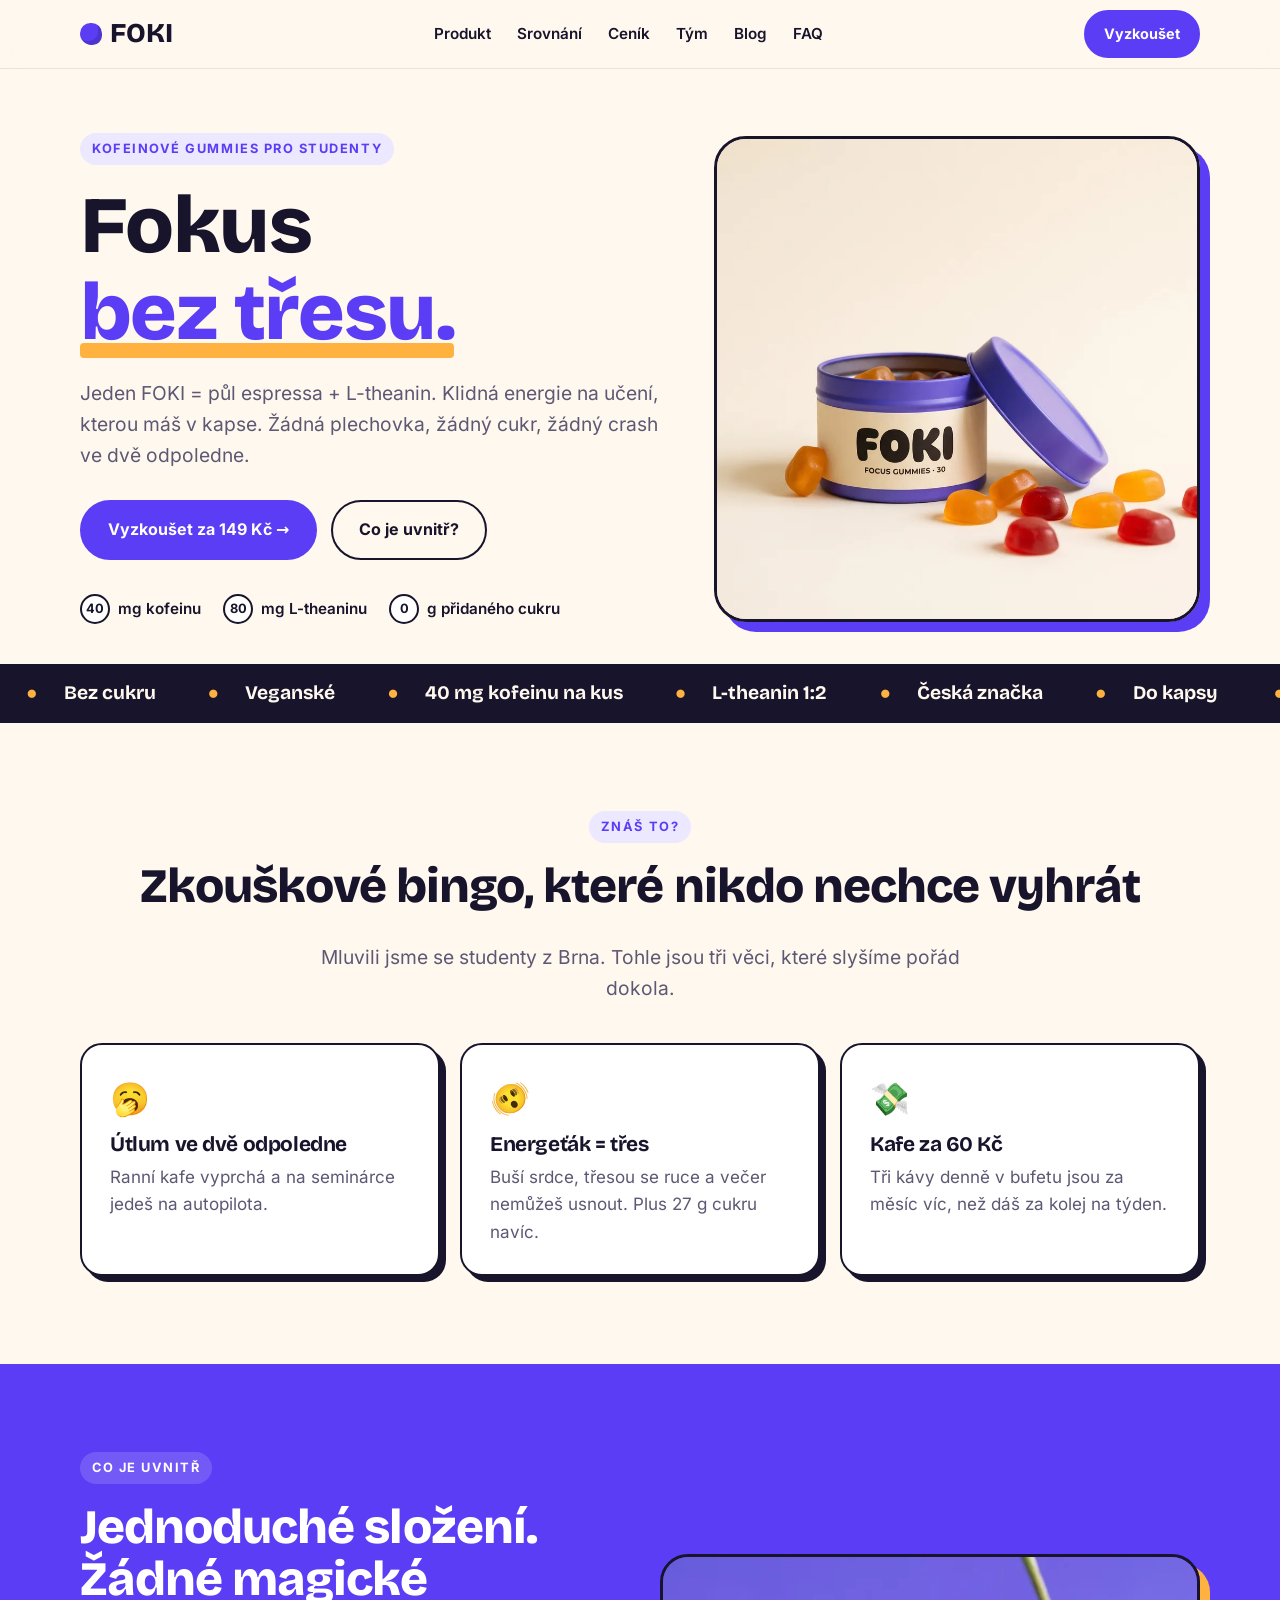
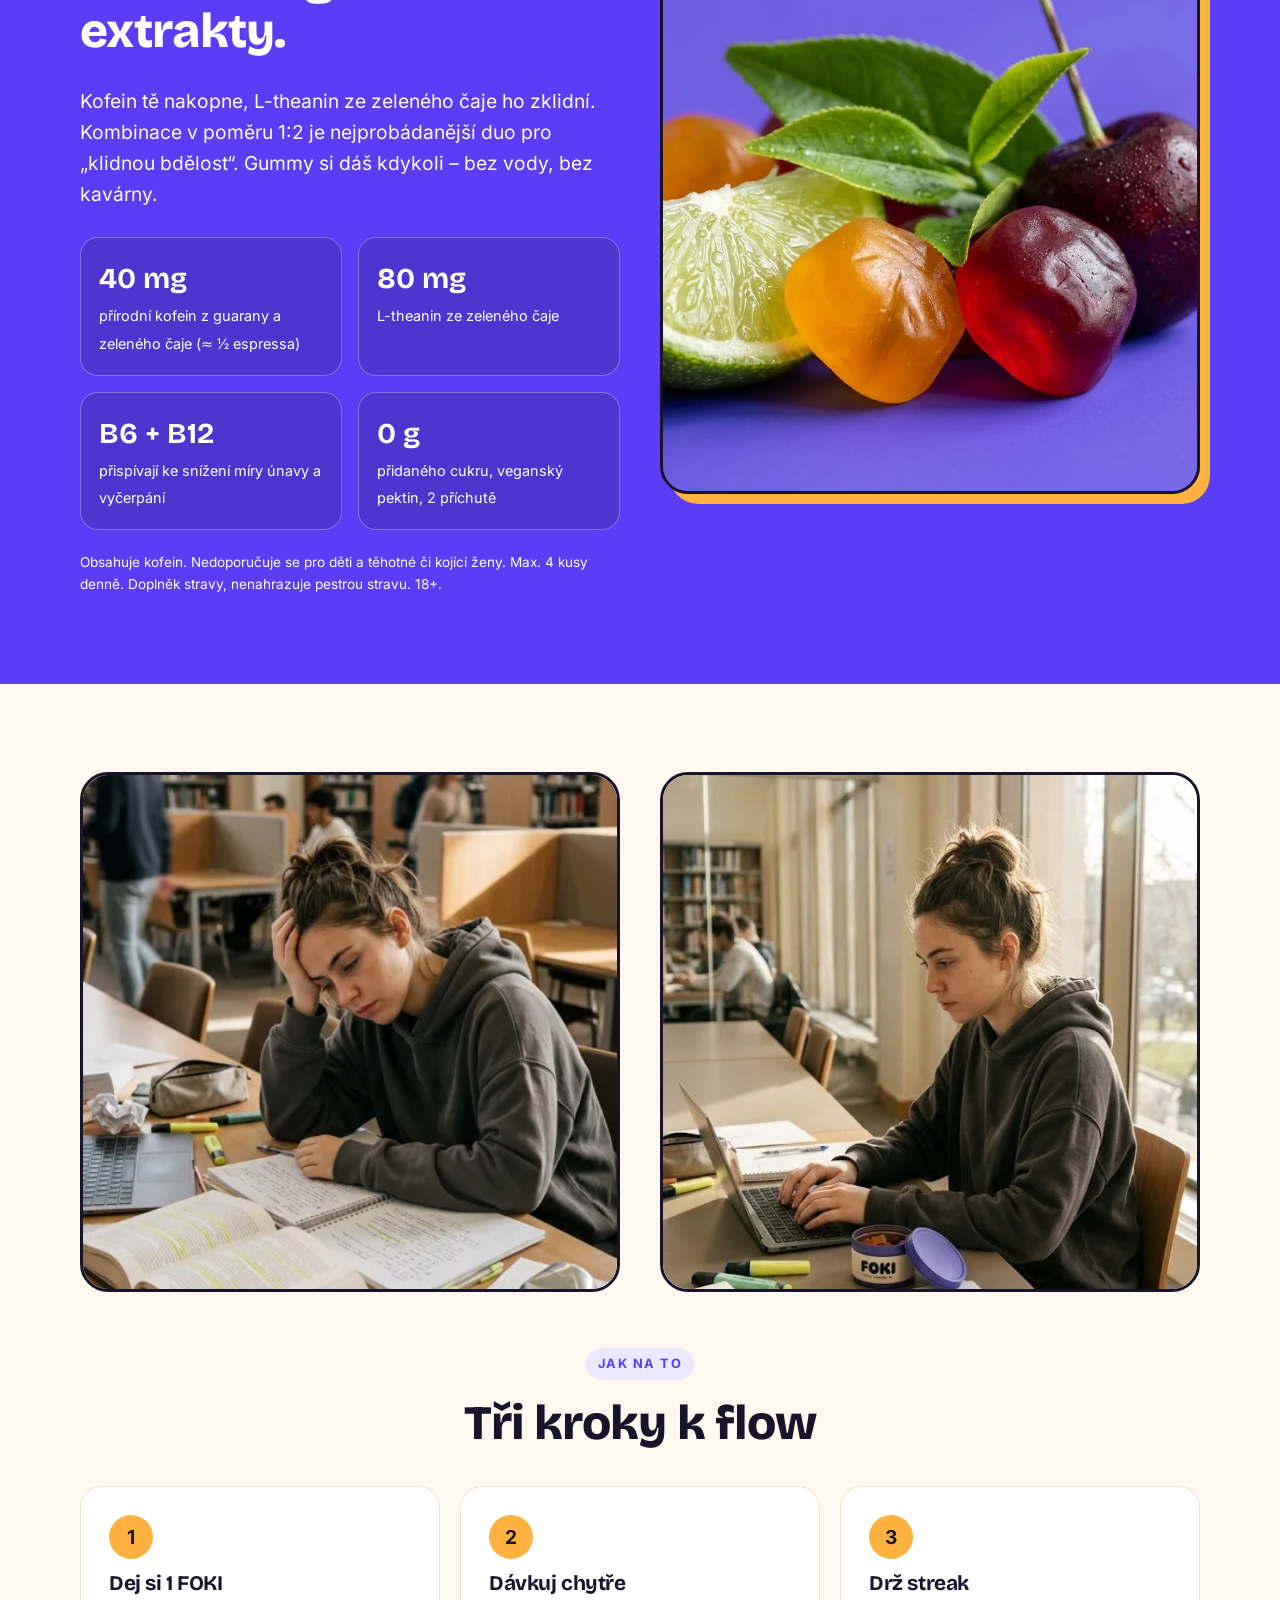
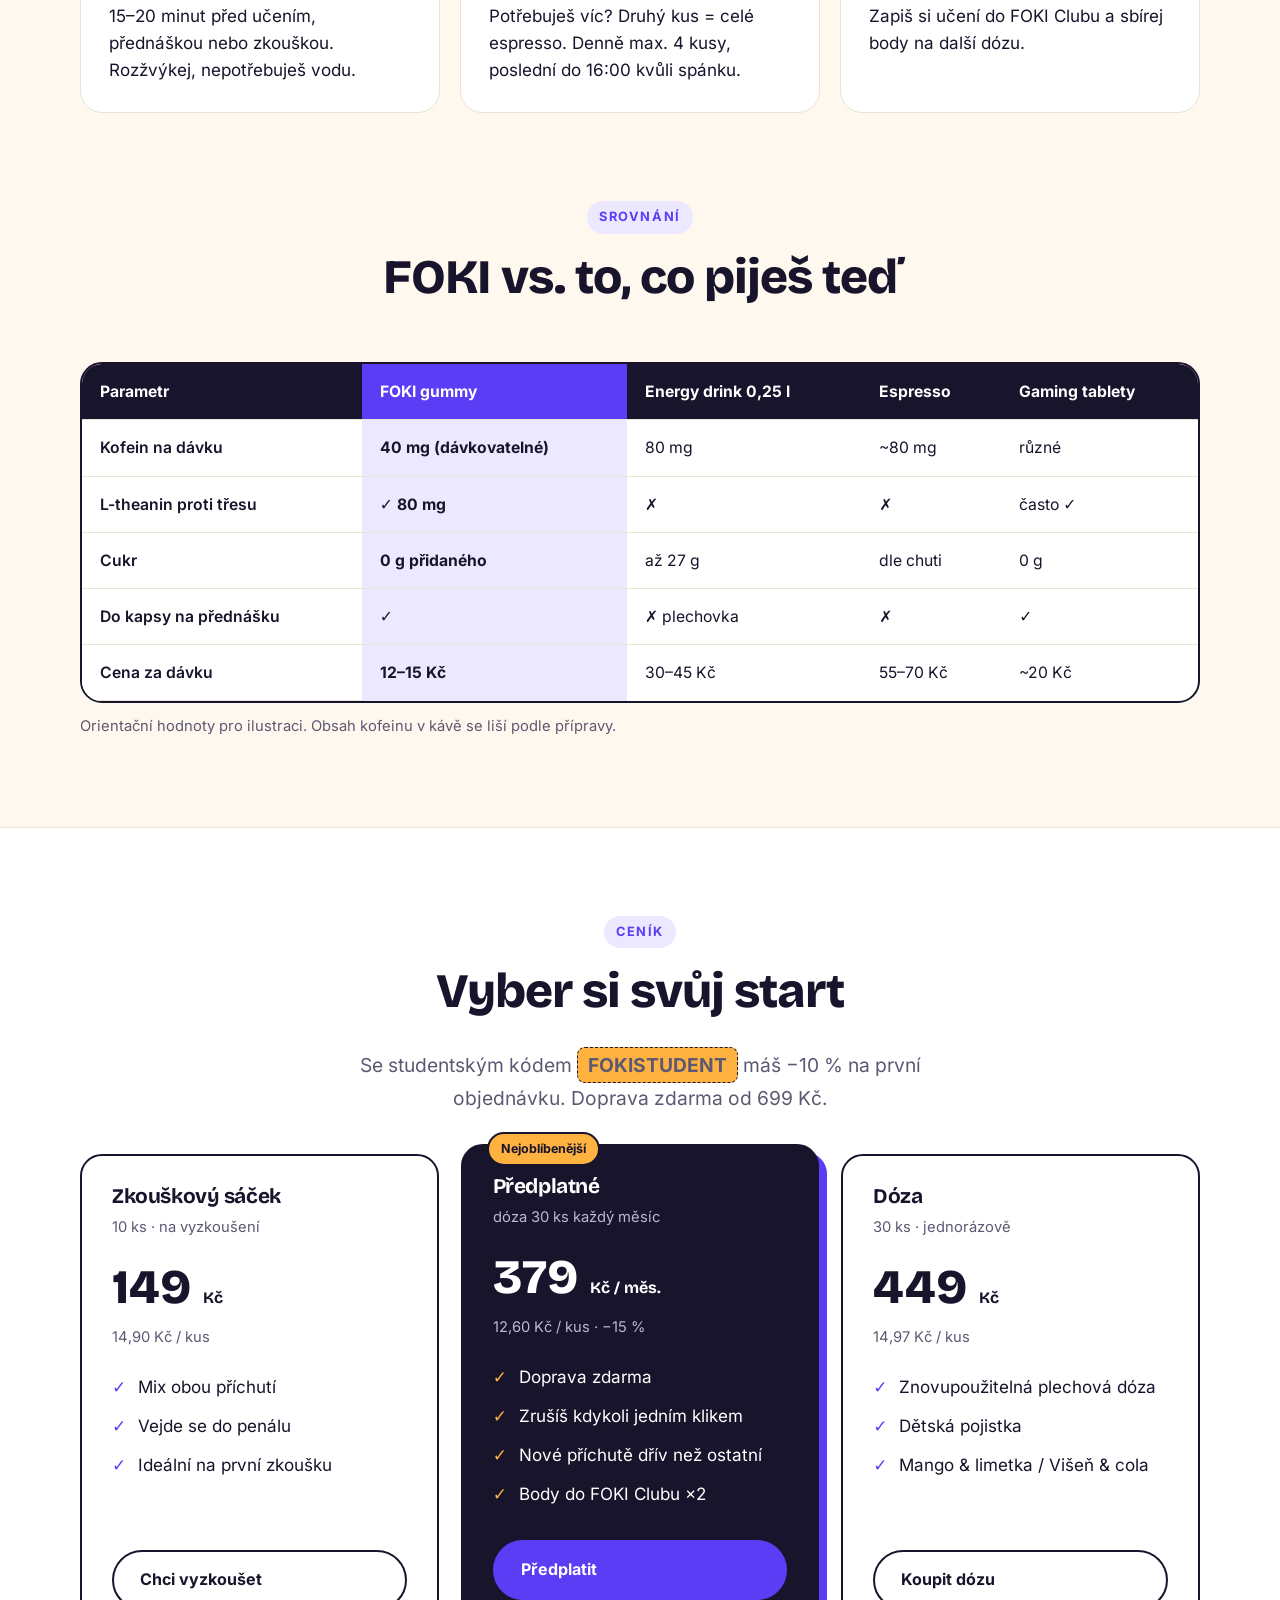
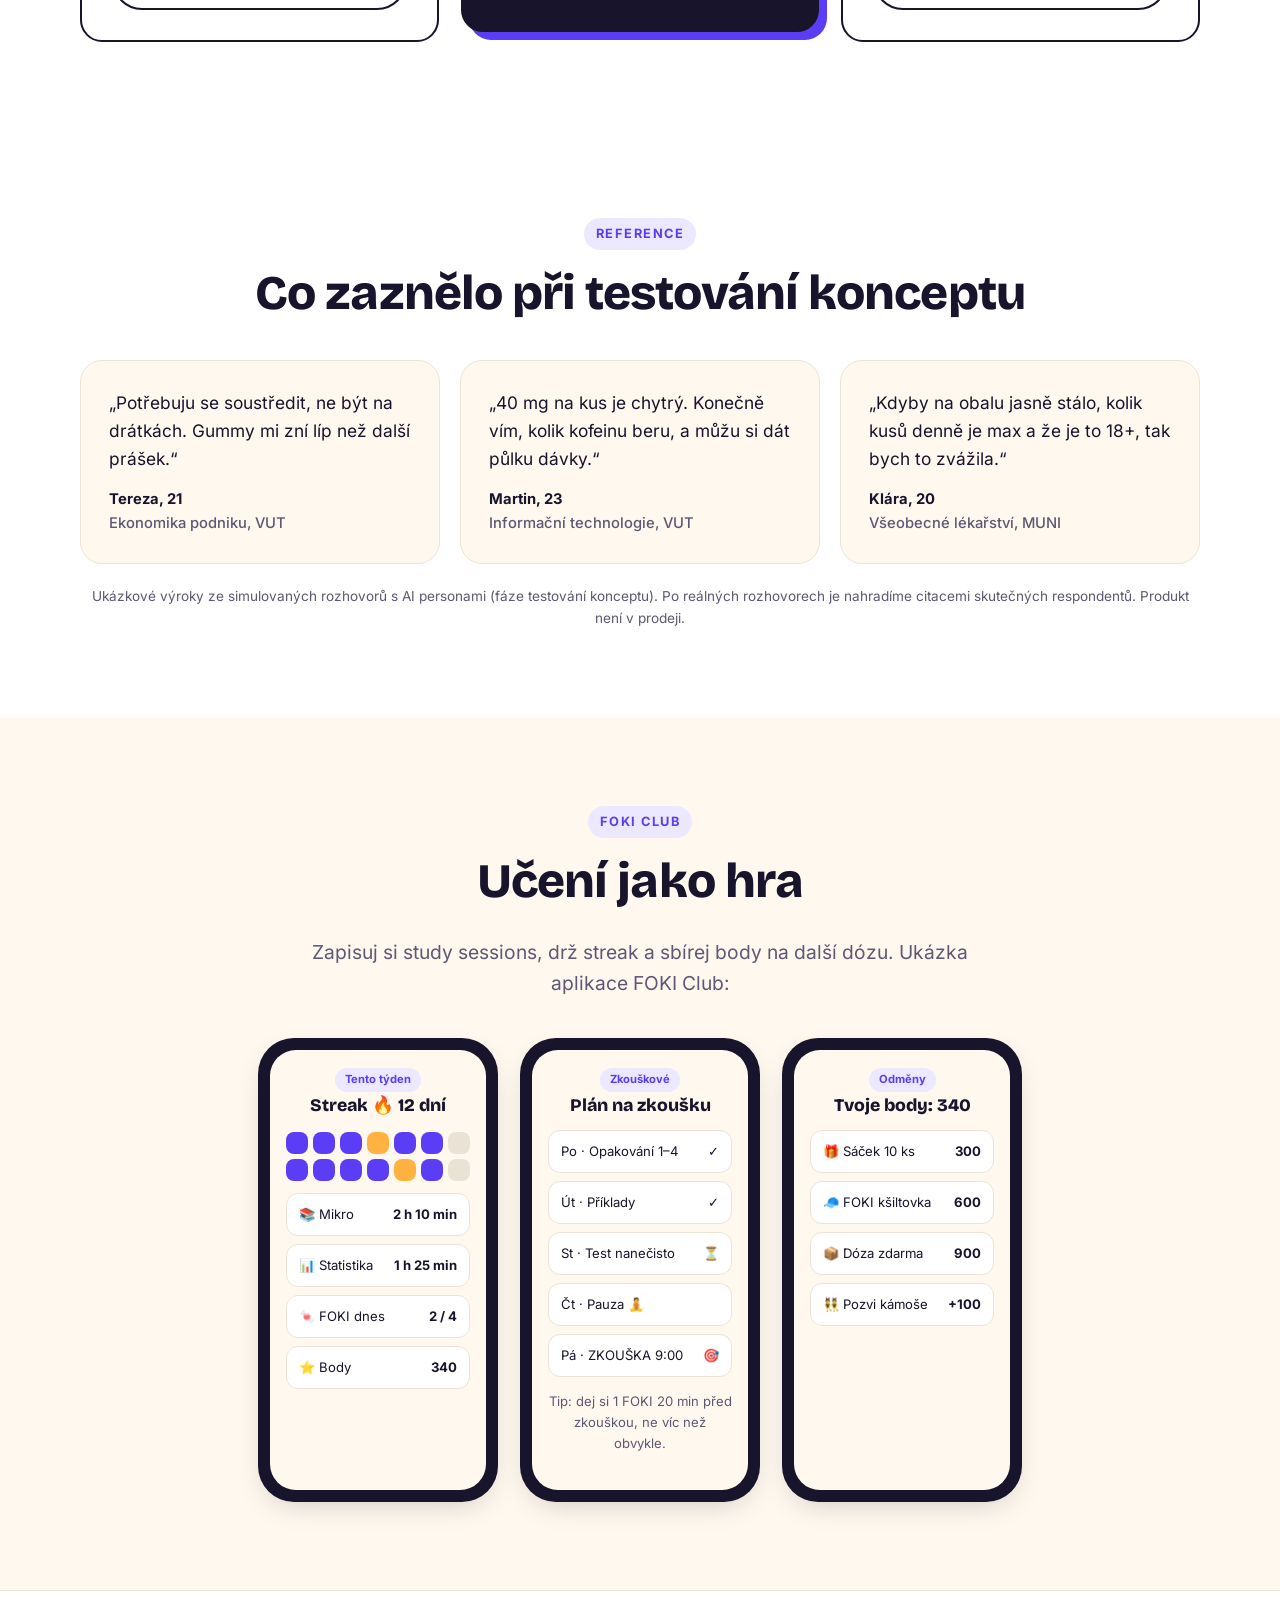
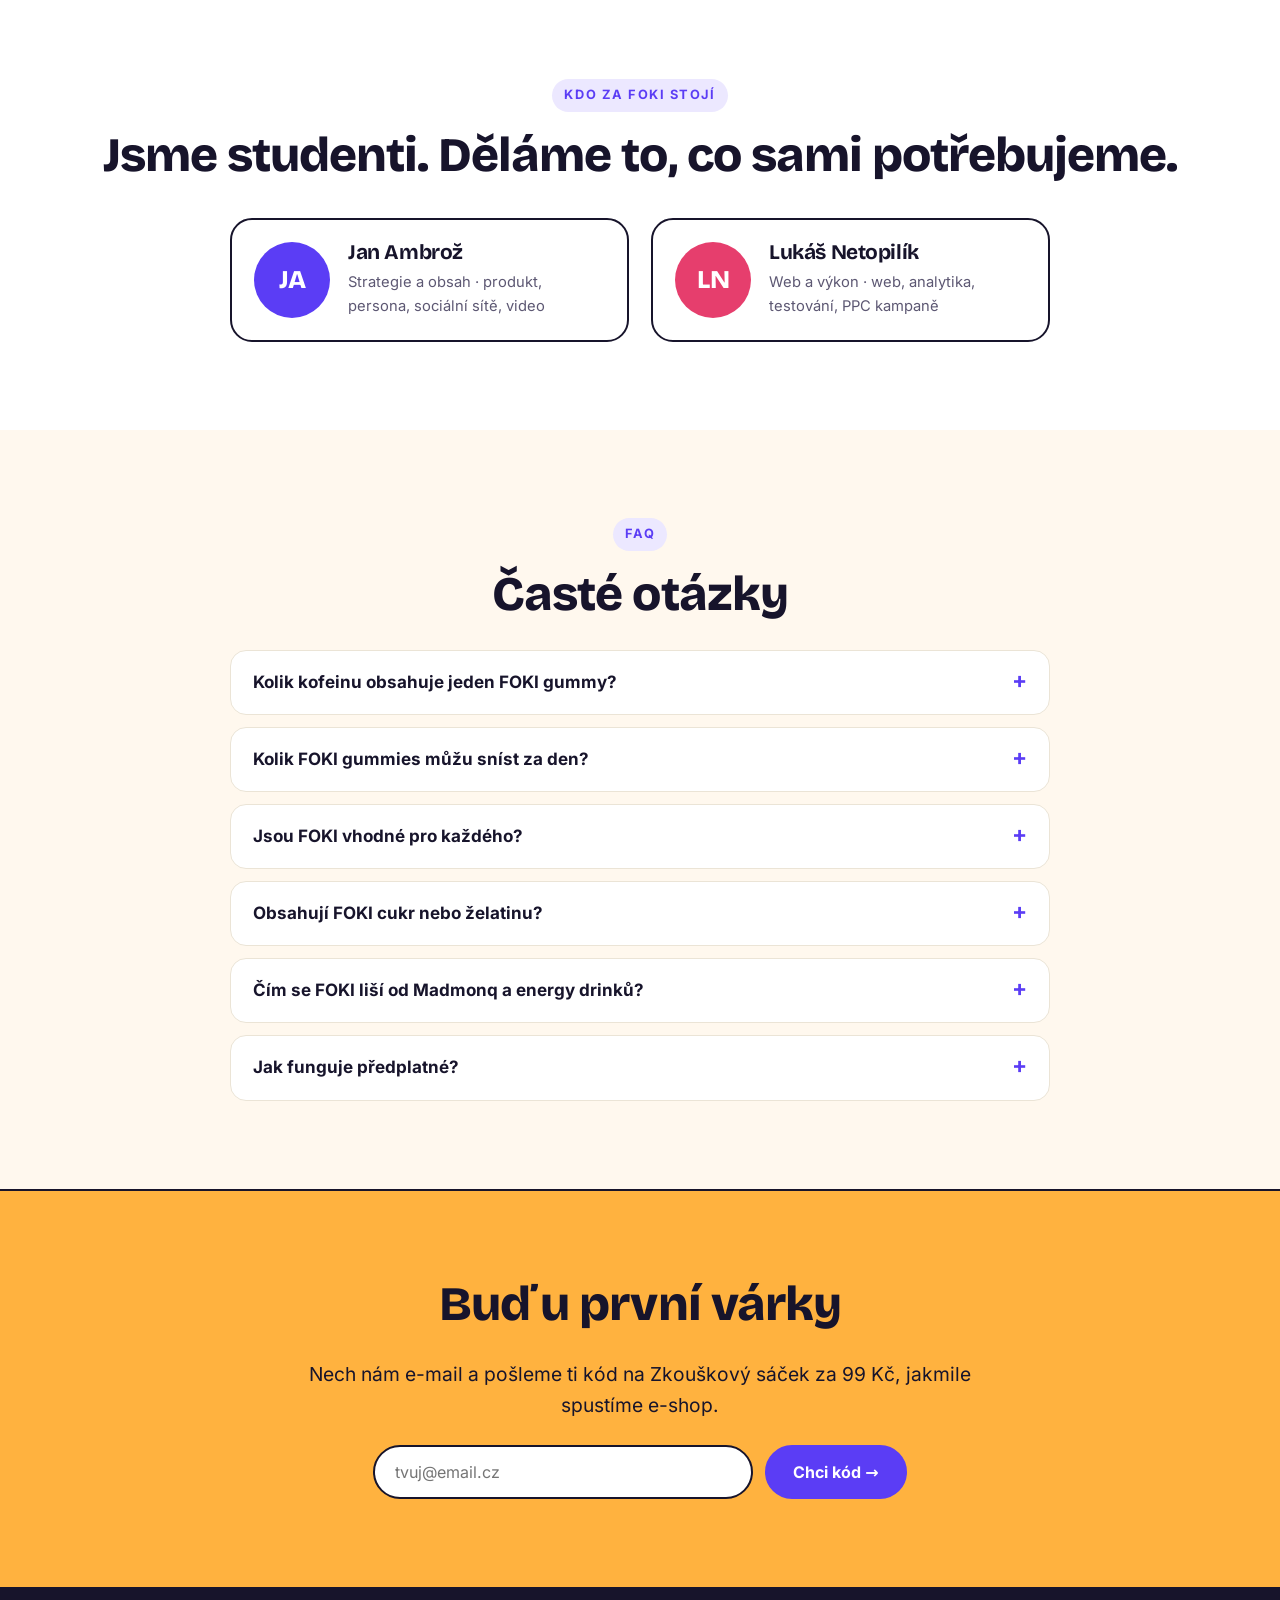
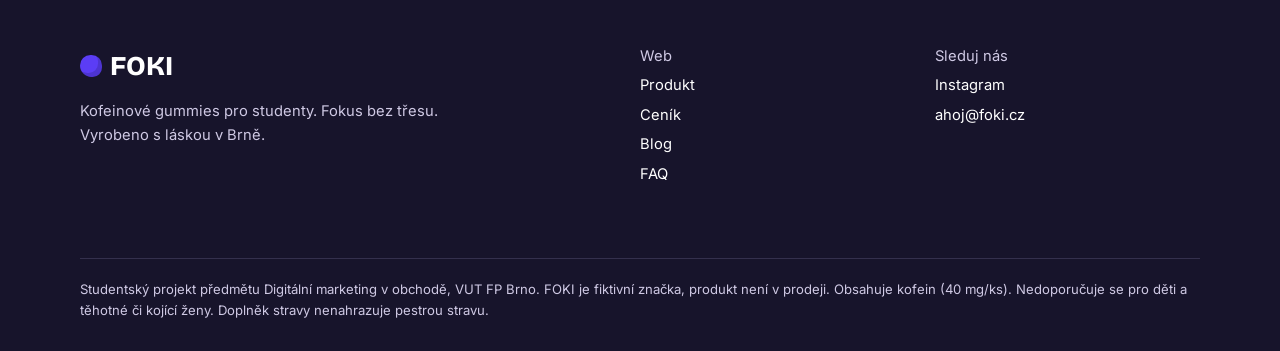
<file: index.html>
<!doctype html>
<html lang="cs">
<head>
<meta charset="utf-8">
<meta name="viewport" content="width=device-width, initial-scale=1">
<title>FOKI – kofeinové gummies pro studenty | Fokus bez třesu</title>
<meta name="description" content="FOKI jsou veganské kofeinové gummies bez cukru pro studenty. 40 mg přírodního kofeinu + 80 mg L-theaninu v jednom kousku = klidný fokus na učení bez třesu. Vyzkoušej za 149 Kč.">
<link rel="canonical" href="https://foki-gummies.github.io/">
<meta name="theme-color" content="#5B3DF5">
<meta property="og:type" content="website">
<meta property="og:title" content="FOKI – Fokus bez třesu">
<meta property="og:description" content="Kofeinové gummies pro studenty. 1 FOKI ≈ ½ espressa + L-theanin. Bez cukru, veganské.">
<meta property="og:image" content="https://foki-gummies.github.io/assets/og.jpg">
<meta property="og:locale" content="cs_CZ">
<meta name="twitter:card" content="summary_large_image">
<link rel="icon" href="assets/favicon.svg" type="image/svg+xml">
<link rel="preload" as="image" href="assets/packshot-480.webp" imagesrcset="assets/packshot-480.webp 480w, assets/packshot.webp 900w" imagesizes="(max-width: 860px) 360px, 520px" fetchpriority="high">
<link rel="preload" href="assets/fonts/bricolage-grotesque-latin-800-normal.woff2" as="font" type="font/woff2" crossorigin>
<style>@font-face{font-family:'Bricolage Grotesque';font-style:normal;font-weight:700;font-display:swap;src:url(assets/fonts/bricolage-grotesque-latin-700-normal.woff2) format('woff2');unicode-range:U+0000-00FF,U+0131,U+0152-0153,U+02BB-02BC,U+02C6,U+02DA,U+02DC,U+0304,U+0308,U+0329,U+2000-206F,U+20AC,U+2122,U+2191,U+2193,U+2212,U+2215,U+FEFF,U+FFFD}
@font-face{font-family:'Bricolage Grotesque';font-style:normal;font-weight:700;font-display:swap;src:url(assets/fonts/bricolage-grotesque-latin-ext-700-normal.woff2) format('woff2');unicode-range:U+0100-02BA,U+02BD-02C5,U+02C7-02CC,U+02CE-02D7,U+02DD-02FF,U+0304,U+0308,U+0329,U+1D00-1DBF,U+1E00-1E9F,U+1EF2-1EFF,U+2020,U+20A0-20AB,U+20AD-20C0,U+2113,U+2C60-2C7F,U+A720-A7FF}
@font-face{font-family:'Bricolage Grotesque';font-style:normal;font-weight:800;font-display:swap;src:url(assets/fonts/bricolage-grotesque-latin-800-normal.woff2) format('woff2');unicode-range:U+0000-00FF,U+0131,U+0152-0153,U+02BB-02BC,U+02C6,U+02DA,U+02DC,U+0304,U+0308,U+0329,U+2000-206F,U+20AC,U+2122,U+2191,U+2193,U+2212,U+2215,U+FEFF,U+FFFD}
@font-face{font-family:'Bricolage Grotesque';font-style:normal;font-weight:800;font-display:swap;src:url(assets/fonts/bricolage-grotesque-latin-ext-800-normal.woff2) format('woff2');unicode-range:U+0100-02BA,U+02BD-02C5,U+02C7-02CC,U+02CE-02D7,U+02DD-02FF,U+0304,U+0308,U+0329,U+1D00-1DBF,U+1E00-1E9F,U+1EF2-1EFF,U+2020,U+20A0-20AB,U+20AD-20C0,U+2113,U+2C60-2C7F,U+A720-A7FF}
@font-face{font-family:'Inter';font-style:normal;font-weight:400;font-display:swap;src:url(assets/fonts/inter-latin-400-normal.woff2) format('woff2');unicode-range:U+0000-00FF,U+0131,U+0152-0153,U+02BB-02BC,U+02C6,U+02DA,U+02DC,U+0304,U+0308,U+0329,U+2000-206F,U+20AC,U+2122,U+2191,U+2193,U+2212,U+2215,U+FEFF,U+FFFD}
@font-face{font-family:'Inter';font-style:normal;font-weight:400;font-display:swap;src:url(assets/fonts/inter-latin-ext-400-normal.woff2) format('woff2');unicode-range:U+0100-02BA,U+02BD-02C5,U+02C7-02CC,U+02CE-02D7,U+02DD-02FF,U+0304,U+0308,U+0329,U+1D00-1DBF,U+1E00-1E9F,U+1EF2-1EFF,U+2020,U+20A0-20AB,U+20AD-20C0,U+2113,U+2C60-2C7F,U+A720-A7FF}
@font-face{font-family:'Inter';font-style:normal;font-weight:500;font-display:swap;src:url(assets/fonts/inter-latin-500-normal.woff2) format('woff2');unicode-range:U+0000-00FF,U+0131,U+0152-0153,U+02BB-02BC,U+02C6,U+02DA,U+02DC,U+0304,U+0308,U+0329,U+2000-206F,U+20AC,U+2122,U+2191,U+2193,U+2212,U+2215,U+FEFF,U+FFFD}
@font-face{font-family:'Inter';font-style:normal;font-weight:500;font-display:swap;src:url(assets/fonts/inter-latin-ext-500-normal.woff2) format('woff2');unicode-range:U+0100-02BA,U+02BD-02C5,U+02C7-02CC,U+02CE-02D7,U+02DD-02FF,U+0304,U+0308,U+0329,U+1D00-1DBF,U+1E00-1E9F,U+1EF2-1EFF,U+2020,U+20A0-20AB,U+20AD-20C0,U+2113,U+2C60-2C7F,U+A720-A7FF}
@font-face{font-family:'Inter';font-style:normal;font-weight:600;font-display:swap;src:url(assets/fonts/inter-latin-600-normal.woff2) format('woff2');unicode-range:U+0000-00FF,U+0131,U+0152-0153,U+02BB-02BC,U+02C6,U+02DA,U+02DC,U+0304,U+0308,U+0329,U+2000-206F,U+20AC,U+2122,U+2191,U+2193,U+2212,U+2215,U+FEFF,U+FFFD}
@font-face{font-family:'Inter';font-style:normal;font-weight:600;font-display:swap;src:url(assets/fonts/inter-latin-ext-600-normal.woff2) format('woff2');unicode-range:U+0100-02BA,U+02BD-02C5,U+02C7-02CC,U+02CE-02D7,U+02DD-02FF,U+0304,U+0308,U+0329,U+1D00-1DBF,U+1E00-1E9F,U+1EF2-1EFF,U+2020,U+20A0-20AB,U+20AD-20C0,U+2113,U+2C60-2C7F,U+A720-A7FF}
@font-face{font-family:'Inter';font-style:normal;font-weight:700;font-display:swap;src:url(assets/fonts/inter-latin-700-normal.woff2) format('woff2');unicode-range:U+0000-00FF,U+0131,U+0152-0153,U+02BB-02BC,U+02C6,U+02DA,U+02DC,U+0304,U+0308,U+0329,U+2000-206F,U+20AC,U+2122,U+2191,U+2193,U+2212,U+2215,U+FEFF,U+FFFD}
@font-face{font-family:'Inter';font-style:normal;font-weight:700;font-display:swap;src:url(assets/fonts/inter-latin-ext-700-normal.woff2) format('woff2');unicode-range:U+0100-02BA,U+02BD-02C5,U+02C7-02CC,U+02CE-02D7,U+02DD-02FF,U+0304,U+0308,U+0329,U+1D00-1DBF,U+1E00-1E9F,U+1EF2-1EFF,U+2020,U+20A0-20AB,U+20AD-20C0,U+2113,U+2C60-2C7F,U+A720-A7FF}
:root{
  --violet:#5B3DF5;--violet-d:#4127d6;--violet-l:#ECE8FF;
  --mango:#FFB23F;--cherry:#E63E6D;--cream:#FFF8EE;--ink:#17142B;--muted:#5d5873;
  --card:#ffffff;--line:#ebe4d6;--radius:22px;
  --shadow:0 10px 30px -12px rgba(23,20,43,.25);
}
*{box-sizing:border-box;margin:0;padding:0}
html{scroll-behavior:smooth}
body{font-family:"Inter",system-ui,-apple-system,Segoe UI,Roboto,sans-serif;background:var(--cream);color:var(--ink);line-height:1.6;font-size:17px;-webkit-font-smoothing:antialiased}
img,svg{max-width:100%;display:block}
a{color:var(--violet)}
h1,h2,h3{font-family:"Bricolage Grotesque","Inter",sans-serif;line-height:1.08;letter-spacing:-.02em}
h1{font-size:clamp(2.6rem,6.5vw,5rem);font-weight:800}
h2{font-size:clamp(1.9rem,4vw,3rem);font-weight:800;margin-bottom:.6em}
h3{font-size:1.3rem;font-weight:700;margin-bottom:.35em}
.wrap{max-width:1160px;margin:0 auto;padding:0 20px}
.skip{position:absolute;left:-999px}.skip:focus{left:12px;top:12px;background:#fff;padding:8px 12px;z-index:99}
.eyebrow{display:inline-block;font-weight:700;font-size:.8rem;letter-spacing:.12em;text-transform:uppercase;color:var(--violet);background:var(--violet-l);padding:6px 12px;border-radius:99px;margin-bottom:18px}
.lead{font-size:1.2rem;color:var(--muted);max-width:56ch}
.btn{display:inline-flex;align-items:center;gap:8px;font-weight:700;text-decoration:none;border-radius:99px;padding:15px 26px;border:2px solid var(--ink);transition:transform .15s,box-shadow .15s;cursor:pointer;font-size:1rem;font-family:inherit}
.btn:hover{transform:translateY(-2px);box-shadow:0 6px 0 var(--ink)}
.btn-primary{background:var(--violet);color:#fff;border-color:var(--violet)}
.btn-primary:hover{box-shadow:0 6px 0 var(--ink)}
.btn-ghost{background:transparent;color:var(--ink)}
/* nav */
.nav{position:sticky;top:0;z-index:50;background:rgba(255,248,238,.88);backdrop-filter:blur(10px);border-bottom:1px solid var(--line)}
.nav .wrap{display:flex;align-items:center;justify-content:space-between;height:68px}
.logo{font-family:"Bricolage Grotesque",sans-serif;font-weight:800;font-size:1.7rem;text-decoration:none;color:var(--ink);display:flex;align-items:center;gap:8px}
.logo i{width:22px;height:22px;border-radius:50% 50% 45% 55%;background:var(--violet);display:inline-block;box-shadow:inset -4px -4px 0 rgba(0,0,0,.15)}
.nav ul{display:flex;gap:26px;list-style:none}
.nav ul a{text-decoration:none;color:var(--ink);font-weight:600;font-size:.95rem}
.nav ul a:hover{color:var(--violet)}
.nav .btn{padding:10px 18px;font-size:.9rem}
@media(max-width:860px){.nav ul{display:none}}
/* hero */
.hero{padding:64px 0 40px;overflow:hidden}
.hero .wrap{display:grid;grid-template-columns:1.1fr .9fr;gap:40px;align-items:center}
.hero h1 em{font-style:normal;color:var(--violet);position:relative;white-space:nowrap}
.hero h1 em::after{content:"";position:absolute;left:0;right:0;bottom:.04em;height:.18em;background:var(--mango);z-index:-1;border-radius:4px}
.hero .lead{margin:22px 0 30px}
.hero-ctas{display:flex;gap:14px;flex-wrap:wrap}
.hero-facts{display:flex;gap:22px;margin-top:34px;flex-wrap:wrap;font-weight:600;font-size:.95rem}
.hero-facts span{display:flex;align-items:center;gap:8px}
.hero-facts b{display:inline-grid;place-items:center;width:30px;height:30px;border-radius:50%;background:#fff;border:2px solid var(--ink);font-size:.8rem}
.hero-art{position:relative}
@media(max-width:860px){.hero .wrap{grid-template-columns:1fr}.hero-art{width:100%;max-width:360px;margin:0 auto}}
/* marquee */
.marquee{background:var(--ink);color:var(--cream);padding:14px 0;overflow:hidden;white-space:nowrap;font-weight:700;font-family:"Bricolage Grotesque",sans-serif;font-size:1.2rem}
.marquee div{display:inline-block;animation:mq 28s linear infinite}
.marquee span{margin:0 26px}.marquee span::before{content:"●";color:var(--mango);margin-right:26px}
@keyframes mq{to{transform:translateX(-50%)}}
@media(prefers-reduced-motion:reduce){.marquee div{animation:none}}
section{padding:88px 0}
.center{text-align:center}.center .lead{margin:0 auto}
/* problem */
.grid3{display:grid;grid-template-columns:repeat(3,1fr);gap:20px;margin-top:40px}
.grid2{display:grid;grid-template-columns:1fr 1fr;gap:40px;align-items:center}
@media(max-width:860px){.grid3,.grid2{grid-template-columns:1fr}}
.card{background:var(--card);border:2px solid var(--ink);border-radius:var(--radius);padding:28px;box-shadow:6px 6px 0 var(--ink)}
.card .emoji{font-size:2rem;margin-bottom:10px}
.card p{color:var(--muted)}
/* product */
.product{background:var(--violet);color:#fff}
.product .eyebrow{background:rgba(255,255,255,.15);color:#fff}
.product .lead{color:#fff}
.ingr{display:grid;grid-template-columns:repeat(2,1fr);gap:16px;margin-top:28px}
.ingr div{background:rgba(23,20,43,.18);border:1.5px solid rgba(255,255,255,.3);border-radius:18px;padding:18px}
.ingr strong{display:block;font-family:"Bricolage Grotesque",sans-serif;font-size:1.8rem}
.ingr small{color:#fff;font-size:.9rem}
.note{font-size:.85rem;color:#fff;margin-top:22px}
/* how */
.steps{counter-reset:s;display:grid;grid-template-columns:repeat(3,1fr);gap:20px;margin-top:36px}
.steps li{list-style:none;counter-increment:s;background:#fff;border-radius:var(--radius);padding:28px;border:1px solid var(--line)}
.steps li::before{content:counter(s);display:grid;place-items:center;width:44px;height:44px;border-radius:50%;background:var(--mango);font-weight:800;margin-bottom:14px;font-size:1.2rem}
@media(max-width:860px){.steps{grid-template-columns:1fr}}
/* compare */
.tbl{width:100%;border-collapse:separate;border-spacing:0;background:#fff;border:2px solid var(--ink);border-radius:var(--radius);overflow:hidden;margin-top:30px;font-size:.98rem}
.tbl th,.tbl td{padding:15px 18px;text-align:left;border-bottom:1px solid var(--line)}
.tbl thead th{background:var(--ink);color:#fff;font-weight:700}
.tbl td.us,.tbl th.us{background:var(--violet-l);font-weight:700}
.tbl thead th.us{background:var(--violet)}
.tbl tr:last-child td{border-bottom:0}
.tbl-wrap{overflow-x:auto}
/* pricing */
.prices{display:grid;grid-template-columns:repeat(3,1fr);gap:22px;margin-top:40px;align-items:stretch}
@media(max-width:860px){.prices{grid-template-columns:1fr}}
.price{background:#fff;border:2px solid var(--ink);border-radius:var(--radius);padding:30px;display:flex;flex-direction:column;position:relative}
.price.hot{background:var(--ink);color:#fff;transform:translateY(-10px);box-shadow:8px 8px 0 var(--violet)}
.price.hot .muted{color:#bdb7d4}
.badge{position:absolute;top:-14px;left:24px;background:var(--mango);color:var(--ink);font-weight:800;font-size:.78rem;padding:5px 12px;border-radius:99px;border:2px solid var(--ink)}
.price .amt{font-family:"Bricolage Grotesque",sans-serif;font-size:3rem;font-weight:800;margin:10px 0 0}
.price .amt small{font-size:1rem;font-weight:600}
.price ul{list-style:none;margin:18px 0 26px;flex:1}
.price li{padding:6px 0;padding-left:26px;position:relative}
.price li::before{content:"✓";position:absolute;left:0;color:var(--violet);font-weight:800}
.price.hot li::before{color:var(--mango)}
.muted{color:var(--muted);font-size:.92rem}
.code{display:inline-block;background:var(--mango);padding:2px 10px;border-radius:8px;font-weight:800;border:1.5px dashed var(--ink)}
/* reviews */
.reviews{background:#fff}
.quote{background:var(--cream);border-radius:var(--radius);padding:28px;border:1px solid var(--line)}
.quote p{font-size:1.08rem;margin-bottom:16px}
.quote footer{font-weight:700;font-size:.92rem}
.quote footer span{display:block;font-weight:500;color:var(--muted)}
.disclaimer{font-size:.85rem;color:var(--muted);margin-top:22px;text-align:center}
/* screens */
.screens{display:flex;gap:22px;justify-content:center;margin-top:40px;flex-wrap:wrap}
.phone{width:240px;background:var(--ink);border-radius:36px;padding:12px;box-shadow:var(--shadow)}
.phone .scr{background:var(--cream);border-radius:26px;height:440px;overflow:hidden;padding:18px 16px;font-size:.82rem}
.phone .scr .ph-t{display:block;font-weight:800;font-family:"Bricolage Grotesque",sans-serif;font-size:1.1rem;margin-bottom:10px}
.pill{display:inline-block;background:var(--violet-l);color:var(--violet);border-radius:99px;padding:3px 10px;font-weight:700;font-size:.7rem}
.streak{display:grid;grid-template-columns:repeat(7,1fr);gap:5px;margin:12px 0}
.streak i{aspect-ratio:1;border-radius:8px;background:#e9e2d5}
.streak i.on{background:var(--violet)}.streak i.m{background:var(--mango)}
.rowi{display:flex;justify-content:space-between;align-items:center;background:#fff;border-radius:12px;padding:10px 12px;margin-top:8px;border:1px solid var(--line)}
/* team */
.team{display:grid;grid-template-columns:repeat(2,1fr);gap:22px;margin-top:36px;max-width:820px;margin-left:auto;margin-right:auto}
@media(max-width:700px){.team{grid-template-columns:1fr}}
.member{display:flex;gap:18px;align-items:center;background:#fff;border:2px solid var(--ink);border-radius:var(--radius);padding:22px}
.avatar{flex:none;width:76px;height:76px;border-radius:50%;display:grid;place-items:center;font-family:"Bricolage Grotesque",sans-serif;font-weight:800;font-size:1.6rem;color:#fff}
/* faq */
details{background:#fff;border:1px solid var(--line);border-radius:16px;padding:18px 22px;margin-top:12px}
summary{font-weight:700;cursor:pointer;list-style:none;display:flex;justify-content:space-between;gap:20px}
summary::after{content:"+";font-size:1.4rem;line-height:1;color:var(--violet)}
details[open] summary::after{content:"–"}
details p{margin-top:12px;color:var(--muted)}
.faq{max-width:820px;margin:0 auto}
/* cta */
.cta{background:var(--mango);border-top:2px solid var(--ink);border-bottom:2px solid var(--ink)}
.cta form{display:flex;gap:12px;flex-wrap:wrap;margin-top:24px;justify-content:center}
.cta input{flex:1;min-width:240px;max-width:380px;padding:15px 20px;border-radius:99px;border:2px solid var(--ink);font-size:1rem;font-family:inherit}
.cta .ok{display:none;font-weight:700;margin-top:16px}
/* blog */
.posts{display:grid;grid-template-columns:repeat(3,1fr);gap:22px;margin-top:36px}
@media(max-width:860px){.posts{grid-template-columns:1fr}}
.post{background:#fff;border:2px solid var(--ink);border-radius:var(--radius);overflow:hidden;text-decoration:none;color:var(--ink);display:flex;flex-direction:column;transition:transform .15s}
.post:hover{transform:translateY(-4px)}
.post .ph{height:150px;display:grid;place-items:center;font-size:3rem}
.post .bd{padding:22px}
.post .bd p{color:var(--muted);font-size:.95rem}
.article{max-width:740px;margin:0 auto;padding:56px 20px 80px}
.article h1{font-size:clamp(2rem,5vw,3.2rem);margin:10px 0 18px}
.article h2{font-size:1.7rem;margin:38px 0 12px}
.article p,.article li{margin-bottom:14px}
.article ul,.article ol{padding-left:22px}
.article .tldr{background:var(--violet-l);border-left:5px solid var(--violet);padding:18px 22px;border-radius:12px;margin:24px 0}
.article .meta{color:var(--muted);font-size:.9rem}
/* footer */
footer.site{background:var(--ink);color:#cfc9e4;padding:56px 0 30px;font-size:.92rem}
footer.site .wrap{display:grid;grid-template-columns:2fr 1fr 1fr;gap:30px}
footer.site a{color:#fff;text-decoration:none}
footer.site h4{color:#fff;margin-bottom:10px}
footer.site ul{list-style:none}footer.site li{margin:6px 0}
.legal{border-top:1px solid #34304d;margin-top:36px;padding-top:20px;grid-column:1/-1;font-size:.82rem}
@media(max-width:700px){footer.site .wrap{grid-template-columns:1fr}}
.float{animation:fl 5s ease-in-out infinite}
@keyframes fl{50%{transform:translateY(-12px) rotate(2deg)}}
@media(prefers-reduced-motion:reduce){.float{animation:none}}
.tbl tbody th{font-weight:600;background:#fff}
.hero-img{border-radius:32px;border:3px solid var(--ink);box-shadow:10px 10px 0 var(--violet);aspect-ratio:1;object-fit:cover;width:100%;height:auto}
.product-img{border-radius:28px;border:3px solid var(--ink);box-shadow:10px 10px 0 var(--mango);width:100%;height:auto}
</style>
<script>
  window.dataLayer = window.dataLayer || [];
  function gtag(){dataLayer.push(arguments);}
  gtag('js', new Date());
  gtag('config', 'G-N1XZK6HEEN');
  (function(c,a){c[a]=c[a]||function(){(c[a].q=c[a].q||[]).push(arguments)};})(window,"clarity");
  // Měřicí skripty se načtou až po vykreslení stránky (rychlejší první zobrazení)
  window.addEventListener('load', function(){ setTimeout(function(){
    var s=document.createElement('script'); s.async=1; s.src='https://www.googletagmanager.com/gtag/js?id=G-N1XZK6HEEN'; document.head.appendChild(s);
    var t=document.createElement('script'); t.async=1; t.src='https://www.clarity.ms/tag/ytgz9owi85'; document.head.appendChild(t);
  }, 1500); });
</script>

<script type="application/ld+json">
{
 "@context":"https://schema.org",
 "@graph":[
  {"@type":"Organization","@id":"https://foki-gummies.github.io/#org","name":"FOKI","url":"https://foki-gummies.github.io/","logo":"https://foki-gummies.github.io/assets/favicon.svg","sameAs":["https://www.instagram.com/foki.gummies/"]},
  {"@type":"Product","name":"FOKI focus gummies – dóza 30 ks","brand":{"@id":"https://foki-gummies.github.io/#org"},
   "description":"Veganské kofeinové gummies bez přidaného cukru. 1 kus obsahuje 40 mg přírodního kofeinu (guarana, zelený čaj), 80 mg L-theaninu, vitamín B6 a B12.",
   "image":"https://foki-gummies.github.io/assets/og.jpg",
   "offers":[
    {"@type":"Offer","name":"Zkouškový sáček 10 ks","price":"149","priceCurrency":"CZK","availability":"https://schema.org/PreOrder"},
    {"@type":"Offer","name":"Dóza 30 ks","price":"449","priceCurrency":"CZK","availability":"https://schema.org/PreOrder"},
    {"@type":"Offer","name":"Předplatné dóza 30 ks / měsíc","price":"379","priceCurrency":"CZK","availability":"https://schema.org/PreOrder"}]},
  {"@type":"FAQPage","mainEntity":[
   {"@type":"Question","name":"Kolik kofeinu obsahuje jeden FOKI gummy?","acceptedAnswer":{"@type":"Answer","text":"Jeden FOKI gummy obsahuje 40 mg přírodního kofeinu, což je přibližně polovina espressa, a 80 mg L-theaninu."}},
   {"@type":"Question","name":"Kolik FOKI gummies můžu sníst za den?","acceptedAnswer":{"@type":"Answer","text":"Maximálně 4 kusy denně (160 mg kofeinu). EFSA považuje za bezpečné pro zdravé dospělé až 400 mg kofeinu denně ze všech zdrojů a 200 mg v jedné dávce."}},
   {"@type":"Question","name":"Jsou FOKI gummies vhodné pro každého?","acceptedAnswer":{"@type":"Answer","text":"Ne. FOKI obsahují kofein a nedoporučují se dětem, těhotným a kojícím ženám. Prodej je pouze osobám od 18 let."}},
   {"@type":"Question","name":"Obsahují FOKI cukr?","acceptedAnswer":{"@type":"Answer","text":"FOKI jsou bez přidaného cukru, slazené maltitolem a stévií, a jsou veganské (pektin místo želatiny)."}}
  ]}
 ]
}
</script>
</head>
<body>
<a class="skip" href="#main">Přeskočit na obsah</a>
<nav class="nav" aria-label="Hlavní navigace">
  <div class="wrap">
    <a class="logo" href="./"><i aria-hidden="true"></i>FOKI</a>
    <ul>
      <li><a href="#produkt">Produkt</a></li>
      <li><a href="#srovnani">Srovnání</a></li>
      <li><a href="#cenik">Ceník</a></li>
      <li><a href="#tym">Tým</a></li>
      <li><a href="blog/">Blog</a></li>
      <li><a href="#faq">FAQ</a></li>
    </ul>
    <a class="btn btn-primary" href="#cenik" data-track="cta_nav" data-label="Vyzkoušet">Vyzkoušet</a>
  </div>
</nav>

<main id="main">
<header class="hero">
  <div class="wrap">
    <div>
      <span class="eyebrow">Kofeinové gummies pro studenty</span>
      <h1>Fokus <em>bez třesu.</em></h1>
      <p class="lead">Jeden FOKI = půl espressa + L-theanin. Klidná energie na učení, kterou máš v kapse. Žádná plechovka, žádný cukr, žádný crash ve dvě odpoledne.</p>
      <div class="hero-ctas">
        <a class="btn btn-primary" href="#cenik" data-track="cta_hero" data-label="Vyzkoušet za 149 Kč">Vyzkoušet za 149 Kč →</a>
        <a class="btn btn-ghost" href="#produkt" data-track="cta_hero_secondary" data-label="Co je uvnitř">Co je uvnitř?</a>
      </div>
      <div class="hero-facts">
        <span><b>40</b>mg kofeinu</span>
        <span><b>80</b>mg L-theaninu</span>
        <span><b>0</b>g přidaného cukru</span>
      </div>
    </div>
    <div class="hero-art"><img src="assets/packshot.webp" srcset="assets/packshot-480.webp 480w, assets/packshot.webp 900w" sizes="(max-width: 860px) 360px, 520px" width="900" height="900" alt="Fialová plechová dóza FOKI focus gummies s oranžovými a višňovými gummies" fetchpriority="high" class="hero-img"></div>
  </div>
</header>

<div class="marquee" aria-hidden="true"><div>
  <span>Bez cukru</span><span>Veganské</span><span>40 mg kofeinu na kus</span><span>L-theanin 1:2</span><span>Česká značka</span><span>Do kapsy</span>
  <span>Bez cukru</span><span>Veganské</span><span>40 mg kofeinu na kus</span><span>L-theanin 1:2</span><span>Česká značka</span><span>Do kapsy</span>
</div></div>

<section id="problem">
  <div class="wrap center">
    <span class="eyebrow">Znáš to?</span>
    <h2>Zkouškové bingo, které nikdo nechce vyhrát</h2>
    <p class="lead">Mluvili jsme se studenty z Brna. Tohle jsou tři věci, které slyšíme pořád dokola.</p>
    <div class="grid3" style="text-align:left">
      <article class="card"><div class="emoji">🥱</div><h3>Útlum ve dvě odpoledne</h3><p>Ranní kafe vyprchá a na seminárce jedeš na autopilota.</p></article>
      <article class="card"><div class="emoji">🫨</div><h3>Energeťák = třes</h3><p>Buší srdce, třesou se ruce a večer nemůžeš usnout. Plus 27 g cukru navíc.</p></article>
      <article class="card"><div class="emoji">💸</div><h3>Kafe za 60 Kč</h3><p>Tři kávy denně v bufetu jsou za měsíc víc, než dáš za kolej na týden.</p></article>
    </div>
  </div>
</section>

<section id="produkt" class="product">
  <div class="wrap grid2">
    <div>
      <span class="eyebrow">Co je uvnitř</span>
      <h2>Jednoduché složení. Žádné magické extrakty.</h2>
      <p class="lead">Kofein tě nakopne, L-theanin ze zeleného čaje ho zklidní. Kombinace v poměru 1:2 je nejprobádanější duo pro „klidnou bdělost“. Gummy si dáš kdykoli – bez vody, bez kavárny.</p>
      <div class="ingr">
        <div><strong>40 mg</strong><small>přírodní kofein z guarany a zeleného čaje (≈ ½ espressa)</small></div>
        <div><strong>80 mg</strong><small>L-theanin ze zeleného čaje</small></div>
        <div><strong>B6 + B12</strong><small>přispívají ke snížení míry únavy a vyčerpání</small></div>
        <div><strong>0 g</strong><small>přidaného cukru, veganský pektin, 2 příchutě</small></div>
      </div>
      <p class="note">Obsahuje kofein. Nedoporučuje se pro děti a těhotné či kojící ženy. Max. 4 kusy denně. Doplněk stravy, nenahrazuje pestrou stravu. 18+.</p>
    </div>
    <div><img src="assets/makro.webp" width="800" height="800" loading="lazy" alt="Detail FOKI gummies – mango s limetkou a višeň" class="product-img"></div>
  </div>
</section>

<section id="jak">
  <div class="wrap grid2" style="margin-bottom:56px">
    <img src="assets/unavena.webp" width="447" height="800" loading="lazy" alt="Unavená studentka v knihovně s plechovkami energy drinků" style="border-radius:28px;border:3px solid var(--ink);max-height:520px;object-fit:cover;width:100%">
    <img src="assets/fokus.webp" width="572" height="1024" loading="lazy" alt="Soustředěná studentka u okna v knihovně s dózou FOKI" style="border-radius:28px;border:3px solid var(--ink);max-height:520px;object-fit:cover;width:100%">
  </div>
  <div class="wrap center">
    <span class="eyebrow">Jak na to</span>
    <h2>Tři kroky k flow</h2>
    <ol class="steps" style="text-align:left">
      <li><h3>Dej si 1 FOKI</h3><p>15–20 minut před učením, přednáškou nebo zkouškou. Rozžvýkej, nepotřebuješ vodu.</p></li>
      <li><h3>Dávkuj chytře</h3><p>Potřebuješ víc? Druhý kus = celé espresso. Denně max. 4 kusy, poslední do 16:00 kvůli spánku.</p></li>
      <li><h3>Drž streak</h3><p>Zapiš si učení do FOKI Clubu a sbírej body na další dózu.</p></li>
    </ol>
  </div>
</section>

<section id="srovnani" style="padding-top:0">
  <div class="wrap">
    <div class="center"><span class="eyebrow">Srovnání</span><h2>FOKI vs. to, co piješ teď</h2></div>
    <div class="tbl-wrap">
    <table class="tbl">
      <thead><tr><th scope="col">Parametr</th><th class="us">FOKI gummy</th><th>Energy drink 0,25 l</th><th>Espresso</th><th>Gaming tablety</th></tr></thead>
      <tbody>
        <tr><th scope="row">Kofein na dávku</th><td class="us">40 mg (dávkovatelné)</td><td>80 mg</td><td>~80 mg</td><td>různé</td></tr>
        <tr><th scope="row">L-theanin proti třesu</th><td class="us">✓ 80 mg</td><td>✗</td><td>✗</td><td>často ✓</td></tr>
        <tr><th scope="row">Cukr</th><td class="us">0 g přidaného</td><td>až 27 g</td><td>dle chuti</td><td>0 g</td></tr>
        <tr><th scope="row">Do kapsy na přednášku</th><td class="us">✓</td><td>✗ plechovka</td><td>✗</td><td>✓</td></tr>
        <tr><th scope="row">Cena za dávku</th><td class="us">12–15 Kč</td><td>30–45 Kč</td><td>55–70 Kč</td><td>~20 Kč</td></tr>
      </tbody>
    </table>
    </div>
    <p class="muted" style="margin-top:12px">Orientační hodnoty pro ilustraci. Obsah kofeinu v kávě se liší podle přípravy.</p>
  </div>
</section>

<section id="cenik" style="background:#fff;border-top:1px solid var(--line)">
  <div class="wrap center">
    <span class="eyebrow">Ceník</span>
    <h2>Vyber si svůj start</h2>
    <p class="lead">Se studentským kódem <span class="code">FOKISTUDENT</span> máš −10 % na první objednávku. Doprava zdarma od 699 Kč.</p>
    <div class="prices" style="text-align:left">
      <div class="price">
        <h3>Zkouškový sáček</h3><p class="muted">10 ks · na vyzkoušení</p>
        <p class="amt">149 <small>Kč</small></p><p class="muted">14,90 Kč / kus</p>
        <ul><li>Mix obou příchutí</li><li>Vejde se do penálu</li><li>Ideální na první zkoušku</li></ul>
        <a class="btn btn-ghost" href="#predregistrace" data-track="add_to_cart" data-item="Zkouškový sáček" data-value="149">Chci vyzkoušet</a>
      </div>
      <div class="price hot">
        <span class="badge">Nejoblíbenější</span>
        <h3>Předplatné</h3><p class="muted">dóza 30 ks každý měsíc</p>
        <p class="amt">379 <small>Kč / měs.</small></p><p class="muted">12,60 Kč / kus · −15 %</p>
        <ul><li>Doprava zdarma</li><li>Zrušíš kdykoli jedním klikem</li><li>Nové příchutě dřív než ostatní</li><li>Body do FOKI Clubu ×2</li></ul>
        <a class="btn btn-primary" href="#predregistrace" data-track="add_to_cart" data-item="Předplatné" data-value="379">Předplatit</a>
      </div>
      <div class="price">
        <h3>Dóza</h3><p class="muted">30 ks · jednorázově</p>
        <p class="amt">449 <small>Kč</small></p><p class="muted">14,97 Kč / kus</p>
        <ul><li>Znovupoužitelná plechová dóza</li><li>Dětská pojistka</li><li>Mango &amp; limetka / Višeň &amp; cola</li></ul>
        <a class="btn btn-ghost" href="#predregistrace" data-track="add_to_cart" data-item="Dóza 30 ks" data-value="449">Koupit dózu</a>
      </div>
    </div>
  </div>
</section>

<section class="reviews" id="reference">
  <div class="wrap center">
    <span class="eyebrow">Reference</span>
    <h2>Co zaznělo při testování konceptu</h2>
    <div class="grid3" style="text-align:left">
      <blockquote class="quote"><p>„Potřebuju se soustředit, ne být na drátkách. Gummy mi zní líp než další prášek.“</p><footer>Tereza, 21<span>Ekonomika podniku, VUT</span></footer></blockquote>
      <blockquote class="quote"><p>„40 mg na kus je chytrý. Konečně vím, kolik kofeinu beru, a můžu si dát půlku dávky.“</p><footer>Martin, 23<span>Informační technologie, VUT</span></footer></blockquote>
      <blockquote class="quote"><p>„Kdyby na obalu jasně stálo, kolik kusů denně je max a že je to 18+, tak bych to zvážila.“</p><footer>Klára, 20<span>Všeobecné lékařství, MUNI</span></footer></blockquote>
    </div>
    <p class="disclaimer">Ukázkové výroky ze simulovaných rozhovorů s AI personami (fáze testování konceptu). Po reálných rozhovorech je nahradíme citacemi skutečných respondentů. Produkt není v prodeji.</p>
  </div>
</section>

<section id="club">
  <div class="wrap center">
    <span class="eyebrow">FOKI Club</span>
    <h2>Učení jako hra</h2>
    <p class="lead">Zapisuj si study sessions, drž streak a sbírej body na další dózu. Ukázka aplikace FOKI Club:</p>
    <div class="screens" aria-label="Ukázka obrazovek aplikace FOKI Club">
      <div class="phone"><div class="scr">
        <span class="pill">Tento týden</span><p class="ph-t">Streak 🔥 12 dní</p>
        <div class="streak"><i class="on"></i><i class="on"></i><i class="on"></i><i class="m"></i><i class="on"></i><i class="on"></i><i></i><i class="on"></i><i class="on"></i><i class="on"></i><i class="on"></i><i class="m"></i><i class="on"></i><i></i></div>
        <div class="rowi"><span>📚 Mikro</span><b>2 h 10 min</b></div>
        <div class="rowi"><span>📊 Statistika</span><b>1 h 25 min</b></div>
        <div class="rowi"><span>🍬 FOKI dnes</span><b>2 / 4</b></div>
        <div class="rowi"><span>⭐ Body</span><b>340</b></div>
      </div></div>
      <div class="phone"><div class="scr">
        <span class="pill">Zkouškové</span><p class="ph-t">Plán na zkoušku</p>
        <div class="rowi"><span>Po · Opakování 1–4</span><b>✓</b></div>
        <div class="rowi"><span>Út · Příklady</span><b>✓</b></div>
        <div class="rowi"><span>St · Test nanečisto</span><b>⏳</b></div>
        <div class="rowi"><span>Čt · Pauza 🧘</span><b></b></div>
        <div class="rowi"><span>Pá · ZKOUŠKA 9:00</span><b>🎯</b></div>
        <p style="margin-top:14px;color:#5d5873">Tip: dej si 1 FOKI 20 min před zkouškou, ne víc než obvykle.</p>
      </div></div>
      <div class="phone"><div class="scr">
        <span class="pill">Odměny</span><p class="ph-t">Tvoje body: 340</p>
        <div class="rowi"><span>🎁 Sáček 10 ks</span><b>300</b></div>
        <div class="rowi"><span>🧢 FOKI kšiltovka</span><b>600</b></div>
        <div class="rowi"><span>📦 Dóza zdarma</span><b>900</b></div>
        <div class="rowi"><span>👯 Pozvi kámoše</span><b>+100</b></div>
      </div></div>
    </div>
  </div>
</section>

<section id="tym" style="background:#fff;border-top:1px solid var(--line)">
  <div class="wrap center">
    <span class="eyebrow">Kdo za FOKI stojí</span>
    <h2>Jsme studenti. Děláme to, co sami potřebujeme.</h2>
    <div class="team" style="text-align:left">
      <div class="member"><div class="avatar" style="background:var(--violet)">JA</div><div><h3>Jan Ambrož</h3><p class="muted">Strategie a obsah · produkt, persona, sociální sítě, video</p></div></div>
      <div class="member"><div class="avatar" style="background:var(--cherry)">LN</div><div><h3>Lukáš Netopilík</h3><p class="muted">Web a výkon · web, analytika, testování, PPC kampaně</p></div></div>
    </div>
  </div>
</section>

<section id="faq">
  <div class="wrap">
    <div class="center"><span class="eyebrow">FAQ</span><h2>Časté otázky</h2></div>
    <div class="faq">
      <details><summary>Kolik kofeinu obsahuje jeden FOKI gummy?</summary><p>Jeden FOKI gummy obsahuje 40 mg přírodního kofeinu, což je přibližně polovina espressa, a 80 mg L-theaninu.</p></details>
      <details><summary>Kolik FOKI gummies můžu sníst za den?</summary><p>Maximálně 4 kusy denně (160 mg kofeinu). EFSA považuje za bezpečné pro zdravé dospělé až 400 mg kofeinu denně ze všech zdrojů (káva, čaj, energy drinky) a 200 mg v jedné dávce. Poslední kus si dej nejpozději v 16:00.</p></details>
      <details><summary>Jsou FOKI vhodné pro každého?</summary><p>Ne. FOKI obsahují kofein a nedoporučují se dětem, těhotným a kojícím ženám ani lidem citlivým na kofein. Prodáváme pouze osobám od 18 let a dóza má dětskou pojistku.</p></details>
      <details><summary>Obsahují FOKI cukr nebo želatinu?</summary><p>Ne. FOKI jsou bez přidaného cukru (slazené maltitolem a stévií) a veganské – místo želatiny používáme ovocný pektin.</p></details>
      <details><summary>Čím se FOKI liší od Madmonq a energy drinků?</summary><p>FOKI mají jednoduché a transparentní složení (kofein + L-theanin + B vitamíny), dávkování po 40 mg a formu gummy. Energy drinky obvykle obsahují cukr a nemají L-theanin.</p></details>
      <details><summary>Jak funguje předplatné?</summary><p>Každý měsíc ti pošleme dózu 30 ks za 379 Kč s dopravou zdarma. Předplatné můžeš kdykoli pozastavit nebo zrušit v účtu.</p></details>
    </div>
  </div>
</section>

<section class="cta center" id="predregistrace">
  <div class="wrap">
    <h2>Buď u první várky</h2>
    <p class="lead" style="color:var(--ink)">Nech nám e-mail a pošleme ti kód na Zkouškový sáček za 99 Kč, jakmile spustíme e-shop.</p>
    <form id="waitlist">
      <label for="email" class="skip">E-mail</label>
      <input id="email" type="email" required placeholder="tvuj@email.cz" autocomplete="email">
      <button class="btn btn-primary" type="submit">Chci kód →</button>
    </form>
    <p class="ok">Díky! Kód ti pošleme při spuštění. 🎉</p>
  </div>
</section>
</main>

<footer class="site">
  <div class="wrap">
    <div><a class="logo" href="./" style="color:#fff"><i aria-hidden="true"></i>FOKI</a><p style="margin-top:12px;max-width:40ch">Kofeinové gummies pro studenty. Fokus bez třesu. Vyrobeno s láskou v Brně.</p></div>
    <div><p class="ph-t">Web</p><ul><li><a href="#produkt">Produkt</a></li><li><a href="#cenik">Ceník</a></li><li><a href="blog/">Blog</a></li><li><a href="#faq">FAQ</a></li></ul></div>
    <div><p class="ph-t">Sleduj nás</p><ul><li><a href="https://www.instagram.com/foki.gummies/" rel="noopener" data-track="social_click" data-label="instagram">Instagram</a></li><li><a href="mailto:ahoj@foki.cz">ahoj@foki.cz</a></li></ul></div>
    <p class="legal">Studentský projekt předmětu Digitální marketing v obchodě, VUT FP Brno. FOKI je fiktivní značka, produkt není v prodeji. Obsahuje kofein (40 mg/ks). Nedoporučuje se pro děti a těhotné či kojící ženy. Doplněk stravy nenahrazuje pestrou stravu.</p>
  </div>
</footer>
<script src="assets/main.js" defer></script>
</body>
</html>
</file>
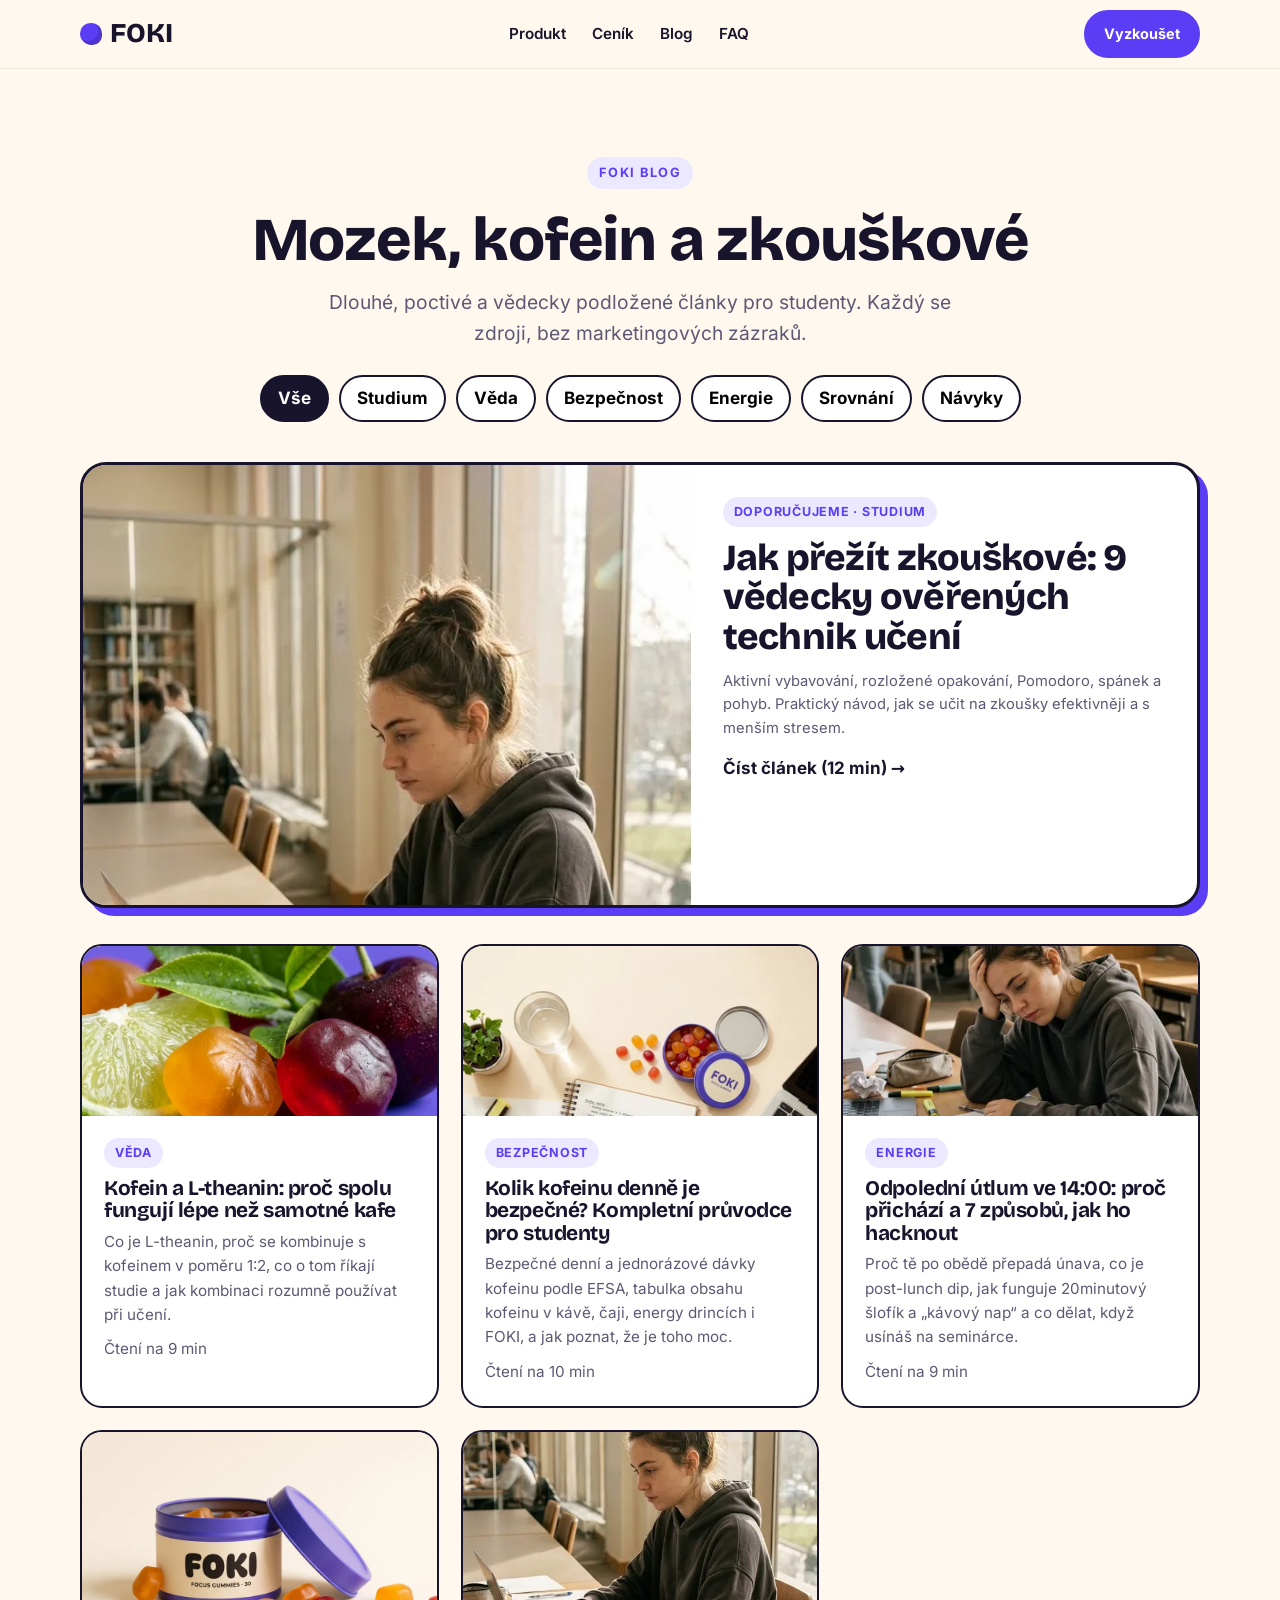
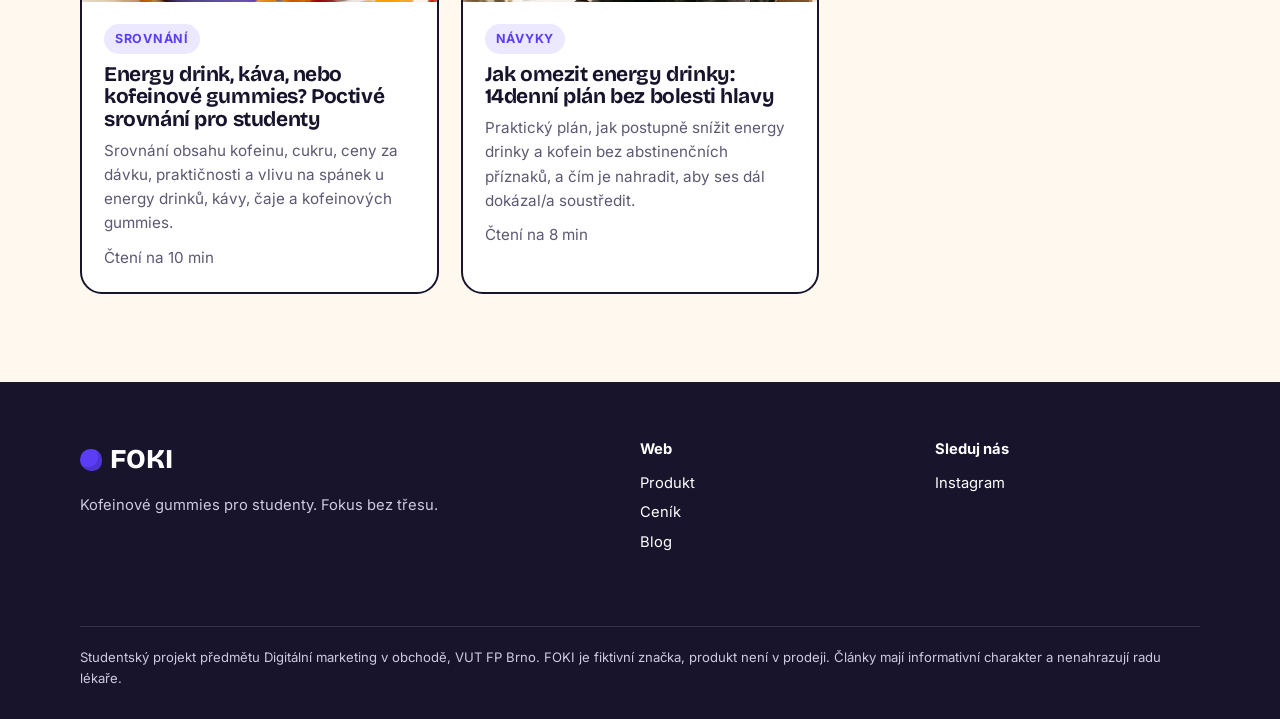
<file: blog/index.html>
<!doctype html>
<html lang="cs">
<head>
<meta charset="utf-8">
<meta name="viewport" content="width=device-width, initial-scale=1">
<title>Blog FOKI – učení, kofein, spánek a soustředění</title>
<meta name="description" content="Vědecky podložené články pro studenty: jak se učit na zkoušky, kolik kofeinu je bezpečné, jak na odpolední útlum a jak omezit energy drinky.">
<link rel="canonical" href="https://foki-gummies.github.io/blog/">
<meta property="og:type" content="website"><meta property="og:title" content="Blog FOKI – učení, kofein, spánek a soustředění"><meta property="og:description" content="Vědecky podložené články pro studenty: jak se učit na zkoušky, kolik kofeinu je bezpečné, jak na odpolední útlum a jak omezit energy drinky."><meta property="og:image" content="https://foki-gummies.github.io/assets/fokus.webp">
<meta name="twitter:card" content="summary_large_image">
<link rel="icon" href="../assets/favicon.svg" type="image/svg+xml">
<style>@font-face{font-family:'Bricolage Grotesque';font-style:normal;font-weight:700;font-display:swap;src:url(../assets/fonts/bricolage-grotesque-latin-700-normal.woff2) format('woff2');unicode-range:U+0000-00FF,U+0131,U+0152-0153,U+02BB-02BC,U+02C6,U+02DA,U+02DC,U+0304,U+0308,U+0329,U+2000-206F,U+20AC,U+2122,U+2191,U+2193,U+2212,U+2215,U+FEFF,U+FFFD}
@font-face{font-family:'Bricolage Grotesque';font-style:normal;font-weight:700;font-display:swap;src:url(../assets/fonts/bricolage-grotesque-latin-ext-700-normal.woff2) format('woff2');unicode-range:U+0100-02BA,U+02BD-02C5,U+02C7-02CC,U+02CE-02D7,U+02DD-02FF,U+0304,U+0308,U+0329,U+1D00-1DBF,U+1E00-1E9F,U+1EF2-1EFF,U+2020,U+20A0-20AB,U+20AD-20C0,U+2113,U+2C60-2C7F,U+A720-A7FF}
@font-face{font-family:'Bricolage Grotesque';font-style:normal;font-weight:800;font-display:swap;src:url(../assets/fonts/bricolage-grotesque-latin-800-normal.woff2) format('woff2');unicode-range:U+0000-00FF,U+0131,U+0152-0153,U+02BB-02BC,U+02C6,U+02DA,U+02DC,U+0304,U+0308,U+0329,U+2000-206F,U+20AC,U+2122,U+2191,U+2193,U+2212,U+2215,U+FEFF,U+FFFD}
@font-face{font-family:'Bricolage Grotesque';font-style:normal;font-weight:800;font-display:swap;src:url(../assets/fonts/bricolage-grotesque-latin-ext-800-normal.woff2) format('woff2');unicode-range:U+0100-02BA,U+02BD-02C5,U+02C7-02CC,U+02CE-02D7,U+02DD-02FF,U+0304,U+0308,U+0329,U+1D00-1DBF,U+1E00-1E9F,U+1EF2-1EFF,U+2020,U+20A0-20AB,U+20AD-20C0,U+2113,U+2C60-2C7F,U+A720-A7FF}
@font-face{font-family:'Inter';font-style:normal;font-weight:400;font-display:swap;src:url(../assets/fonts/inter-latin-400-normal.woff2) format('woff2');unicode-range:U+0000-00FF,U+0131,U+0152-0153,U+02BB-02BC,U+02C6,U+02DA,U+02DC,U+0304,U+0308,U+0329,U+2000-206F,U+20AC,U+2122,U+2191,U+2193,U+2212,U+2215,U+FEFF,U+FFFD}
@font-face{font-family:'Inter';font-style:normal;font-weight:400;font-display:swap;src:url(../assets/fonts/inter-latin-ext-400-normal.woff2) format('woff2');unicode-range:U+0100-02BA,U+02BD-02C5,U+02C7-02CC,U+02CE-02D7,U+02DD-02FF,U+0304,U+0308,U+0329,U+1D00-1DBF,U+1E00-1E9F,U+1EF2-1EFF,U+2020,U+20A0-20AB,U+20AD-20C0,U+2113,U+2C60-2C7F,U+A720-A7FF}
@font-face{font-family:'Inter';font-style:normal;font-weight:500;font-display:swap;src:url(../assets/fonts/inter-latin-500-normal.woff2) format('woff2');unicode-range:U+0000-00FF,U+0131,U+0152-0153,U+02BB-02BC,U+02C6,U+02DA,U+02DC,U+0304,U+0308,U+0329,U+2000-206F,U+20AC,U+2122,U+2191,U+2193,U+2212,U+2215,U+FEFF,U+FFFD}
@font-face{font-family:'Inter';font-style:normal;font-weight:500;font-display:swap;src:url(../assets/fonts/inter-latin-ext-500-normal.woff2) format('woff2');unicode-range:U+0100-02BA,U+02BD-02C5,U+02C7-02CC,U+02CE-02D7,U+02DD-02FF,U+0304,U+0308,U+0329,U+1D00-1DBF,U+1E00-1E9F,U+1EF2-1EFF,U+2020,U+20A0-20AB,U+20AD-20C0,U+2113,U+2C60-2C7F,U+A720-A7FF}
@font-face{font-family:'Inter';font-style:normal;font-weight:600;font-display:swap;src:url(../assets/fonts/inter-latin-600-normal.woff2) format('woff2');unicode-range:U+0000-00FF,U+0131,U+0152-0153,U+02BB-02BC,U+02C6,U+02DA,U+02DC,U+0304,U+0308,U+0329,U+2000-206F,U+20AC,U+2122,U+2191,U+2193,U+2212,U+2215,U+FEFF,U+FFFD}
@font-face{font-family:'Inter';font-style:normal;font-weight:600;font-display:swap;src:url(../assets/fonts/inter-latin-ext-600-normal.woff2) format('woff2');unicode-range:U+0100-02BA,U+02BD-02C5,U+02C7-02CC,U+02CE-02D7,U+02DD-02FF,U+0304,U+0308,U+0329,U+1D00-1DBF,U+1E00-1E9F,U+1EF2-1EFF,U+2020,U+20A0-20AB,U+20AD-20C0,U+2113,U+2C60-2C7F,U+A720-A7FF}
@font-face{font-family:'Inter';font-style:normal;font-weight:700;font-display:swap;src:url(../assets/fonts/inter-latin-700-normal.woff2) format('woff2');unicode-range:U+0000-00FF,U+0131,U+0152-0153,U+02BB-02BC,U+02C6,U+02DA,U+02DC,U+0304,U+0308,U+0329,U+2000-206F,U+20AC,U+2122,U+2191,U+2193,U+2212,U+2215,U+FEFF,U+FFFD}
@font-face{font-family:'Inter';font-style:normal;font-weight:700;font-display:swap;src:url(../assets/fonts/inter-latin-ext-700-normal.woff2) format('woff2');unicode-range:U+0100-02BA,U+02BD-02C5,U+02C7-02CC,U+02CE-02D7,U+02DD-02FF,U+0304,U+0308,U+0329,U+1D00-1DBF,U+1E00-1E9F,U+1EF2-1EFF,U+2020,U+20A0-20AB,U+20AD-20C0,U+2113,U+2C60-2C7F,U+A720-A7FF}
:root{
  --violet:#5B3DF5;--violet-d:#4127d6;--violet-l:#ECE8FF;
  --mango:#FFB23F;--cherry:#E63E6D;--cream:#FFF8EE;--ink:#17142B;--muted:#5d5873;
  --card:#ffffff;--line:#ebe4d6;--radius:22px;
  --shadow:0 10px 30px -12px rgba(23,20,43,.25);
}
*{box-sizing:border-box;margin:0;padding:0}
html{scroll-behavior:smooth}
body{font-family:"Inter",system-ui,-apple-system,Segoe UI,Roboto,sans-serif;background:var(--cream);color:var(--ink);line-height:1.6;font-size:17px;-webkit-font-smoothing:antialiased}
img,svg{max-width:100%;display:block}
a{color:var(--violet)}
h1,h2,h3{font-family:"Bricolage Grotesque","Inter",sans-serif;line-height:1.08;letter-spacing:-.02em}
h1{font-size:clamp(2.6rem,6.5vw,5rem);font-weight:800}
h2{font-size:clamp(1.9rem,4vw,3rem);font-weight:800;margin-bottom:.6em}
h3{font-size:1.3rem;font-weight:700;margin-bottom:.35em}
.wrap{max-width:1160px;margin:0 auto;padding:0 20px}
.skip{position:absolute;left:-999px}.skip:focus{left:12px;top:12px;background:#fff;padding:8px 12px;z-index:99}
.eyebrow{display:inline-block;font-weight:700;font-size:.8rem;letter-spacing:.12em;text-transform:uppercase;color:var(--violet);background:var(--violet-l);padding:6px 12px;border-radius:99px;margin-bottom:18px}
.lead{font-size:1.2rem;color:var(--muted);max-width:56ch}
.btn{display:inline-flex;align-items:center;gap:8px;font-weight:700;text-decoration:none;border-radius:99px;padding:15px 26px;border:2px solid var(--ink);transition:transform .15s,box-shadow .15s;cursor:pointer;font-size:1rem;font-family:inherit}
.btn:hover{transform:translateY(-2px);box-shadow:0 6px 0 var(--ink)}
.btn-primary{background:var(--violet);color:#fff;border-color:var(--violet)}
.btn-primary:hover{box-shadow:0 6px 0 var(--ink)}
.btn-ghost{background:transparent;color:var(--ink)}
/* nav */
.nav{position:sticky;top:0;z-index:50;background:rgba(255,248,238,.88);backdrop-filter:blur(10px);border-bottom:1px solid var(--line)}
.nav .wrap{display:flex;align-items:center;justify-content:space-between;height:68px}
.logo{font-family:"Bricolage Grotesque",sans-serif;font-weight:800;font-size:1.7rem;text-decoration:none;color:var(--ink);display:flex;align-items:center;gap:8px}
.logo i{width:22px;height:22px;border-radius:50% 50% 45% 55%;background:var(--violet);display:inline-block;box-shadow:inset -4px -4px 0 rgba(0,0,0,.15)}
.nav ul{display:flex;gap:26px;list-style:none}
.nav ul a{text-decoration:none;color:var(--ink);font-weight:600;font-size:.95rem}
.nav ul a:hover{color:var(--violet)}
.nav .btn{padding:10px 18px;font-size:.9rem}
@media(max-width:860px){.nav ul{display:none}}
/* hero */
.hero{padding:64px 0 40px;overflow:hidden}
.hero .wrap{display:grid;grid-template-columns:1.1fr .9fr;gap:40px;align-items:center}
.hero h1 em{font-style:normal;color:var(--violet);position:relative;white-space:nowrap}
.hero h1 em::after{content:"";position:absolute;left:0;right:0;bottom:.04em;height:.18em;background:var(--mango);z-index:-1;border-radius:4px}
.hero .lead{margin:22px 0 30px}
.hero-ctas{display:flex;gap:14px;flex-wrap:wrap}
.hero-facts{display:flex;gap:22px;margin-top:34px;flex-wrap:wrap;font-weight:600;font-size:.95rem}
.hero-facts span{display:flex;align-items:center;gap:8px}
.hero-facts b{display:inline-grid;place-items:center;width:30px;height:30px;border-radius:50%;background:#fff;border:2px solid var(--ink);font-size:.8rem}
.hero-art{position:relative}
@media(max-width:860px){.hero .wrap{grid-template-columns:1fr}.hero-art{width:100%;max-width:360px;margin:0 auto}}
/* marquee */
.marquee{background:var(--ink);color:var(--cream);padding:14px 0;overflow:hidden;white-space:nowrap;font-weight:700;font-family:"Bricolage Grotesque",sans-serif;font-size:1.2rem}
.marquee div{display:inline-block;animation:mq 28s linear infinite}
.marquee span{margin:0 26px}.marquee span::before{content:"●";color:var(--mango);margin-right:26px}
@keyframes mq{to{transform:translateX(-50%)}}
@media(prefers-reduced-motion:reduce){.marquee div{animation:none}}
section{padding:88px 0}
.center{text-align:center}.center .lead{margin:0 auto}
/* problem */
.grid3{display:grid;grid-template-columns:repeat(3,1fr);gap:20px;margin-top:40px}
.grid2{display:grid;grid-template-columns:1fr 1fr;gap:40px;align-items:center}
@media(max-width:860px){.grid3,.grid2{grid-template-columns:1fr}}
.card{background:var(--card);border:2px solid var(--ink);border-radius:var(--radius);padding:28px;box-shadow:6px 6px 0 var(--ink)}
.card .emoji{font-size:2rem;margin-bottom:10px}
.card p{color:var(--muted)}
/* product */
.product{background:var(--violet);color:#fff}
.product .eyebrow{background:rgba(255,255,255,.15);color:#fff}
.product .lead{color:#fff}
.ingr{display:grid;grid-template-columns:repeat(2,1fr);gap:16px;margin-top:28px}
.ingr div{background:rgba(23,20,43,.18);border:1.5px solid rgba(255,255,255,.3);border-radius:18px;padding:18px}
.ingr strong{display:block;font-family:"Bricolage Grotesque",sans-serif;font-size:1.8rem}
.ingr small{color:#fff;font-size:.9rem}
.note{font-size:.85rem;color:#fff;margin-top:22px}
/* how */
.steps{counter-reset:s;display:grid;grid-template-columns:repeat(3,1fr);gap:20px;margin-top:36px}
.steps li{list-style:none;counter-increment:s;background:#fff;border-radius:var(--radius);padding:28px;border:1px solid var(--line)}
.steps li::before{content:counter(s);display:grid;place-items:center;width:44px;height:44px;border-radius:50%;background:var(--mango);font-weight:800;margin-bottom:14px;font-size:1.2rem}
@media(max-width:860px){.steps{grid-template-columns:1fr}}
/* compare */
.tbl{width:100%;border-collapse:separate;border-spacing:0;background:#fff;border:2px solid var(--ink);border-radius:var(--radius);overflow:hidden;margin-top:30px;font-size:.98rem}
.tbl th,.tbl td{padding:15px 18px;text-align:left;border-bottom:1px solid var(--line)}
.tbl thead th{background:var(--ink);color:#fff;font-weight:700}
.tbl td.us,.tbl th.us{background:var(--violet-l);font-weight:700}
.tbl thead th.us{background:var(--violet)}
.tbl tr:last-child td{border-bottom:0}
.tbl-wrap{overflow-x:auto}
/* pricing */
.prices{display:grid;grid-template-columns:repeat(3,1fr);gap:22px;margin-top:40px;align-items:stretch}
@media(max-width:860px){.prices{grid-template-columns:1fr}}
.price{background:#fff;border:2px solid var(--ink);border-radius:var(--radius);padding:30px;display:flex;flex-direction:column;position:relative}
.price.hot{background:var(--ink);color:#fff;transform:translateY(-10px);box-shadow:8px 8px 0 var(--violet)}
.price.hot .muted{color:#bdb7d4}
.badge{position:absolute;top:-14px;left:24px;background:var(--mango);color:var(--ink);font-weight:800;font-size:.78rem;padding:5px 12px;border-radius:99px;border:2px solid var(--ink)}
.price .amt{font-family:"Bricolage Grotesque",sans-serif;font-size:3rem;font-weight:800;margin:10px 0 0}
.price .amt small{font-size:1rem;font-weight:600}
.price ul{list-style:none;margin:18px 0 26px;flex:1}
.price li{padding:6px 0;padding-left:26px;position:relative}
.price li::before{content:"✓";position:absolute;left:0;color:var(--violet);font-weight:800}
.price.hot li::before{color:var(--mango)}
.muted{color:var(--muted);font-size:.92rem}
.code{display:inline-block;background:var(--mango);padding:2px 10px;border-radius:8px;font-weight:800;border:1.5px dashed var(--ink)}
/* reviews */
.reviews{background:#fff}
.quote{background:var(--cream);border-radius:var(--radius);padding:28px;border:1px solid var(--line)}
.quote p{font-size:1.08rem;margin-bottom:16px}
.quote footer{font-weight:700;font-size:.92rem}
.quote footer span{display:block;font-weight:500;color:var(--muted)}
.disclaimer{font-size:.85rem;color:var(--muted);margin-top:22px;text-align:center}
/* screens */
.screens{display:flex;gap:22px;justify-content:center;margin-top:40px;flex-wrap:wrap}
.phone{width:240px;background:var(--ink);border-radius:36px;padding:12px;box-shadow:var(--shadow)}
.phone .scr{background:var(--cream);border-radius:26px;height:440px;overflow:hidden;padding:18px 16px;font-size:.82rem}
.phone .scr .ph-t{display:block;font-weight:800;font-family:"Bricolage Grotesque",sans-serif;font-size:1.1rem;margin-bottom:10px}
.pill{display:inline-block;background:var(--violet-l);color:var(--violet);border-radius:99px;padding:3px 10px;font-weight:700;font-size:.7rem}
.streak{display:grid;grid-template-columns:repeat(7,1fr);gap:5px;margin:12px 0}
.streak i{aspect-ratio:1;border-radius:8px;background:#e9e2d5}
.streak i.on{background:var(--violet)}.streak i.m{background:var(--mango)}
.rowi{display:flex;justify-content:space-between;align-items:center;background:#fff;border-radius:12px;padding:10px 12px;margin-top:8px;border:1px solid var(--line)}
/* team */
.team{display:grid;grid-template-columns:repeat(2,1fr);gap:22px;margin-top:36px;max-width:820px;margin-left:auto;margin-right:auto}
@media(max-width:700px){.team{grid-template-columns:1fr}}
.member{display:flex;gap:18px;align-items:center;background:#fff;border:2px solid var(--ink);border-radius:var(--radius);padding:22px}
.avatar{flex:none;width:76px;height:76px;border-radius:50%;display:grid;place-items:center;font-family:"Bricolage Grotesque",sans-serif;font-weight:800;font-size:1.6rem;color:#fff}
/* faq */
details{background:#fff;border:1px solid var(--line);border-radius:16px;padding:18px 22px;margin-top:12px}
summary{font-weight:700;cursor:pointer;list-style:none;display:flex;justify-content:space-between;gap:20px}
summary::after{content:"+";font-size:1.4rem;line-height:1;color:var(--violet)}
details[open] summary::after{content:"–"}
details p{margin-top:12px;color:var(--muted)}
.faq{max-width:820px;margin:0 auto}
/* cta */
.cta{background:var(--mango);border-top:2px solid var(--ink);border-bottom:2px solid var(--ink)}
.cta form{display:flex;gap:12px;flex-wrap:wrap;margin-top:24px;justify-content:center}
.cta input{flex:1;min-width:240px;max-width:380px;padding:15px 20px;border-radius:99px;border:2px solid var(--ink);font-size:1rem;font-family:inherit}
.cta .ok{display:none;font-weight:700;margin-top:16px}
/* blog */
.posts{display:grid;grid-template-columns:repeat(3,1fr);gap:22px;margin-top:36px}
@media(max-width:860px){.posts{grid-template-columns:1fr}}
.post{background:#fff;border:2px solid var(--ink);border-radius:var(--radius);overflow:hidden;text-decoration:none;color:var(--ink);display:flex;flex-direction:column;transition:transform .15s}
.post:hover{transform:translateY(-4px)}
.post .ph{height:150px;display:grid;place-items:center;font-size:3rem}
.post .bd{padding:22px}
.post .bd p{color:var(--muted);font-size:.95rem}
.article{max-width:740px;margin:0 auto;padding:56px 20px 80px}
.article h1{font-size:clamp(2rem,5vw,3.2rem);margin:10px 0 18px}
.article h2{font-size:1.7rem;margin:38px 0 12px}
.article p,.article li{margin-bottom:14px}
.article ul,.article ol{padding-left:22px}
.article .tldr{background:var(--violet-l);border-left:5px solid var(--violet);padding:18px 22px;border-radius:12px;margin:24px 0}
.article .meta{color:var(--muted);font-size:.9rem}
/* footer */
footer.site{background:var(--ink);color:#cfc9e4;padding:56px 0 30px;font-size:.92rem}
footer.site .wrap{display:grid;grid-template-columns:2fr 1fr 1fr;gap:30px}
footer.site a{color:#fff;text-decoration:none}
footer.site h4{color:#fff;margin-bottom:10px}
footer.site ul{list-style:none}footer.site li{margin:6px 0}
.legal{border-top:1px solid #34304d;margin-top:36px;padding-top:20px;grid-column:1/-1;font-size:.82rem}
@media(max-width:700px){footer.site .wrap{grid-template-columns:1fr}}
.float{animation:fl 5s ease-in-out infinite}
@keyframes fl{50%{transform:translateY(-12px) rotate(2deg)}}
@media(prefers-reduced-motion:reduce){.float{animation:none}}
.tbl tbody th{font-weight:600;background:#fff}
.hero-img{border-radius:32px;border:3px solid var(--ink);box-shadow:10px 10px 0 var(--violet);aspect-ratio:1;object-fit:cover;width:100%;height:auto}
.product-img{border-radius:28px;border:3px solid var(--ink);box-shadow:10px 10px 0 var(--mango);width:100%;height:auto}
</style>
<style>
.article{max-width:780px}.crumbs{font-size:.9rem;color:var(--muted)}.crumbs a{color:var(--muted)}
.chip{display:inline-block;background:var(--violet-l);color:var(--violet);font-weight:700;font-size:.78rem;letter-spacing:.06em;text-transform:uppercase;padding:5px 11px;border-radius:99px}
.art-hero{width:100%;height:auto;aspect-ratio:16/9;object-fit:cover;border-radius:24px;border:3px solid var(--ink);margin:22px 0 6px}
.article .lead{font-size:1.15rem;color:var(--muted);margin:6px 0 0}
.toc{background:#fff;border:1px solid var(--line);border-radius:16px;padding:18px 22px;margin:22px 0}.toc b{display:block;margin-bottom:6px}.toc ol{padding-left:20px;margin:0}.toc li{margin:4px 0}.toc a{color:var(--ink)}
.callout{background:#FFF1D9;border-left:5px solid var(--mango);padding:16px 20px;border-radius:12px;margin:24px 0}
.article h3{font-size:1.25rem;margin:26px 0 8px}.article table{margin:18px 0}.article .tbl th,.article .tbl td{padding:11px 13px;font-size:.95rem}
.sources{font-size:.88rem;color:var(--muted)}.sources li{margin-bottom:8px}
.author{display:flex;gap:16px;align-items:center;background:#fff;border:1px solid var(--line);border-radius:18px;padding:18px;margin-top:36px}.author .avatar{width:56px;height:56px;font-size:1.1rem}
.related{display:grid;grid-template-columns:repeat(3,1fr);gap:16px;margin-top:18px}@media(max-width:760px){.related{grid-template-columns:1fr}}
.related a{display:block;background:#fff;border:2px solid var(--ink);border-radius:16px;overflow:hidden;text-decoration:none;color:var(--ink)}.related img{width:100%;height:110px;object-fit:cover}.related span{display:block;padding:12px 14px;font-weight:700;line-height:1.3}
.filters{display:flex;gap:10px;flex-wrap:wrap;justify-content:center;margin-top:26px}.filters button{font:inherit;font-weight:700;border:2px solid var(--ink);background:#fff;border-radius:99px;padding:8px 16px;cursor:pointer}.filters button[aria-pressed=true]{background:var(--ink);color:#fff}
.featured{display:grid;grid-template-columns:1.2fr 1fr;gap:0;background:#fff;border:3px solid var(--ink);border-radius:26px;overflow:hidden;text-decoration:none;color:var(--ink);margin-top:40px;box-shadow:8px 8px 0 var(--violet)}.featured{align-items:stretch}.featured img{width:100%;height:100%;max-height:440px;min-height:260px;object-fit:cover;object-position:center 30%}.featured div{padding:32px}.featured h2{font-size:clamp(1.6rem,3vw,2.3rem);margin:12px 0}@media(max-width:760px){.featured{grid-template-columns:1fr}}
.post img{width:100%;height:170px;object-fit:cover}.post .meta{font-size:.85rem;color:var(--muted);margin-top:10px}
</style>
<script>
  window.dataLayer = window.dataLayer || [];
  function gtag(){dataLayer.push(arguments);}
  gtag('js', new Date());
  gtag('config', 'G-N1XZK6HEEN');
  (function(c,a){c[a]=c[a]||function(){(c[a].q=c[a].q||[]).push(arguments)};})(window,"clarity");
  // Měřicí skripty se načtou až po vykreslení stránky (rychlejší první zobrazení)
  window.addEventListener('load', function(){ setTimeout(function(){
    var s=document.createElement('script'); s.async=1; s.src='https://www.googletagmanager.com/gtag/js?id=G-N1XZK6HEEN'; document.head.appendChild(s);
    var t=document.createElement('script'); t.async=1; t.src='https://www.clarity.ms/tag/ytgz9owi85'; document.head.appendChild(t);
  }, 1500); });
</script>
<script type="application/ld+json">{"@context":"https://schema.org","@type":"Blog","name":"FOKI blog","url":"https://foki-gummies.github.io/blog/","inLanguage":"cs","blogPost":[{"@type":"BlogPosting","headline":"Jak přežít zkouškové: 9 vědecky ověřených technik učení","url":"https://foki-gummies.github.io/blog/jak-prezit-zkouskove.html"},{"@type":"BlogPosting","headline":"Kofein a L-theanin: proč spolu fungují lépe než samotné kafe","url":"https://foki-gummies.github.io/blog/kofein-a-l-theanin.html"},{"@type":"BlogPosting","headline":"Kolik kofeinu denně je bezpečné? Kompletní průvodce pro studenty","url":"https://foki-gummies.github.io/blog/kolik-kofeinu-denne.html"},{"@type":"BlogPosting","headline":"Odpolední útlum ve 14:00: proč přichází a 7 způsobů, jak ho hacknout","url":"https://foki-gummies.github.io/blog/odpoledni-utlum.html"},{"@type":"BlogPosting","headline":"Energy drink, káva, nebo kofeinové gummies? Poctivé srovnání pro studenty","url":"https://foki-gummies.github.io/blog/energy-drink-vs-kava.html"},{"@type":"BlogPosting","headline":"Jak omezit energy drinky: 14denní plán bez bolesti hlavy","url":"https://foki-gummies.github.io/blog/jak-omezit-energy-drinky.html"}]}</script>
</head>
<body>
<nav class="nav" aria-label="Hlavní navigace"><div class="wrap">
<a class="logo" href="../"><i aria-hidden="true"></i>FOKI</a>
<ul><li><a href="../#produkt">Produkt</a></li><li><a href="../#cenik">Ceník</a></li><li><a href="../blog/">Blog</a></li><li><a href="../#faq">FAQ</a></li></ul>
<a class="btn btn-primary" href="../#cenik" data-track="cta_nav" data-label="Vyzkoušet">Vyzkoušet</a>
</div></nav>
<main>
<section><div class="wrap">
<div class="center"><span class="eyebrow">FOKI blog</span><h1 style="font-size:clamp(2.4rem,5vw,3.8rem);margin-bottom:14px">Mozek, kofein a zkouškové</h1><p class="lead">Dlouhé, poctivé a vědecky podložené články pro studenty. Každý se zdroji, bez marketingových zázraků.</p>
<div class="filters" role="group" aria-label="Filtrovat podle tématu"><button aria-pressed="true" data-f="*">Vše</button><button aria-pressed="false" data-f="Studium">Studium</button><button aria-pressed="false" data-f="Věda">Věda</button><button aria-pressed="false" data-f="Bezpečnost">Bezpečnost</button><button aria-pressed="false" data-f="Energie">Energie</button><button aria-pressed="false" data-f="Srovnání">Srovnání</button><button aria-pressed="false" data-f="Návyky">Návyky</button></div></div>
<a class="featured" href="jak-prezit-zkouskove.html" data-cat="Studium"><img src="../assets/fokus.webp" alt="" width="600" height="400"><div><span class="chip">Doporučujeme · Studium</span><h2>Jak přežít zkouškové: 9 vědecky ověřených technik učení</h2><p class="muted">Aktivní vybavování, rozložené opakování, Pomodoro, spánek a pohyb. Praktický návod, jak se učit na zkoušky efektivněji a s menším stresem.</p><p class="meta" style="margin-top:14px;font-weight:700">Číst článek (12 min) →</p></div></a>
<div class="posts"><a class="post" href="kofein-a-l-theanin.html" data-cat="Věda"><img src="../assets/makro.webp" alt="" loading="lazy" width="400" height="170"><div class="bd"><span class="chip">Věda</span><h3 style="margin-top:10px">Kofein a L-theanin: proč spolu fungují lépe než samotné kafe</h3><p>Co je L-theanin, proč se kombinuje s kofeinem v poměru 1:2, co o tom říkají studie a jak kombinaci rozumně používat při učení.</p><p class="meta">Čtení na 9 min</p></div></a><a class="post" href="kolik-kofeinu-denne.html" data-cat="Bezpečnost"><img src="../assets/flatlay.webp" alt="" loading="lazy" width="400" height="170"><div class="bd"><span class="chip">Bezpečnost</span><h3 style="margin-top:10px">Kolik kofeinu denně je bezpečné? Kompletní průvodce pro studenty</h3><p>Bezpečné denní a jednorázové dávky kofeinu podle EFSA, tabulka obsahu kofeinu v kávě, čaji, energy drincích i FOKI, a jak poznat, že je toho moc.</p><p class="meta">Čtení na 10 min</p></div></a><a class="post" href="odpoledni-utlum.html" data-cat="Energie"><img src="../assets/unavena.webp" alt="" loading="lazy" width="400" height="170"><div class="bd"><span class="chip">Energie</span><h3 style="margin-top:10px">Odpolední útlum ve 14:00: proč přichází a 7 způsobů, jak ho hacknout</h3><p>Proč tě po obědě přepadá únava, co je post-lunch dip, jak funguje 20minutový šlofík a „kávový nap“ a co dělat, když usínáš na seminárce.</p><p class="meta">Čtení na 9 min</p></div></a><a class="post" href="energy-drink-vs-kava.html" data-cat="Srovnání"><img src="../assets/packshot.webp" alt="" loading="lazy" width="400" height="170"><div class="bd"><span class="chip">Srovnání</span><h3 style="margin-top:10px">Energy drink, káva, nebo kofeinové gummies? Poctivé srovnání pro studenty</h3><p>Srovnání obsahu kofeinu, cukru, ceny za dávku, praktičnosti a vlivu na spánek u energy drinků, kávy, čaje a kofeinových gummies.</p><p class="meta">Čtení na 10 min</p></div></a><a class="post" href="jak-omezit-energy-drinky.html" data-cat="Návyky"><img src="../assets/fokus.webp" alt="" loading="lazy" width="400" height="170"><div class="bd"><span class="chip">Návyky</span><h3 style="margin-top:10px">Jak omezit energy drinky: 14denní plán bez bolesti hlavy</h3><p>Praktický plán, jak postupně snížit energy drinky a kofein bez abstinenčních příznaků, a čím je nahradit, aby ses dál dokázal/a soustředit.</p><p class="meta">Čtení na 8 min</p></div></a></div>
</div></section>
<script>document.querySelectorAll('.filters button').forEach(function(b){b.addEventListener('click',function(){var f=b.dataset.f;document.querySelectorAll('.filters button').forEach(function(x){x.setAttribute('aria-pressed',x===b)});document.querySelectorAll('[data-cat]').forEach(function(c){c.style.display=(f==='*'||c.dataset.cat===f)?'':'none'});if(window.fokiTrack)fokiTrack('blog_filter',{category:f});});});</script>
</main>
<footer class="site"><div class="wrap">
<div><a class="logo" href="../" style="color:#fff"><i aria-hidden="true"></i>FOKI</a><p style="margin-top:12px;max-width:40ch">Kofeinové gummies pro studenty. Fokus bez třesu.</p></div>
<div><h4>Web</h4><ul><li><a href="../#produkt">Produkt</a></li><li><a href="../#cenik">Ceník</a></li><li><a href="../blog/">Blog</a></li></ul></div>
<div><h4>Sleduj nás</h4><ul><li><a href="https://www.instagram.com/foki.gummies/" rel="noopener">Instagram</a></li></ul></div>
<p class="legal">Studentský projekt předmětu Digitální marketing v obchodě, VUT FP Brno. FOKI je fiktivní značka, produkt není v prodeji. Články mají informativní charakter a nenahrazují radu lékaře.</p>
</div></footer>
<script src="../assets/main.js" defer></script>
</body></html>
</file>
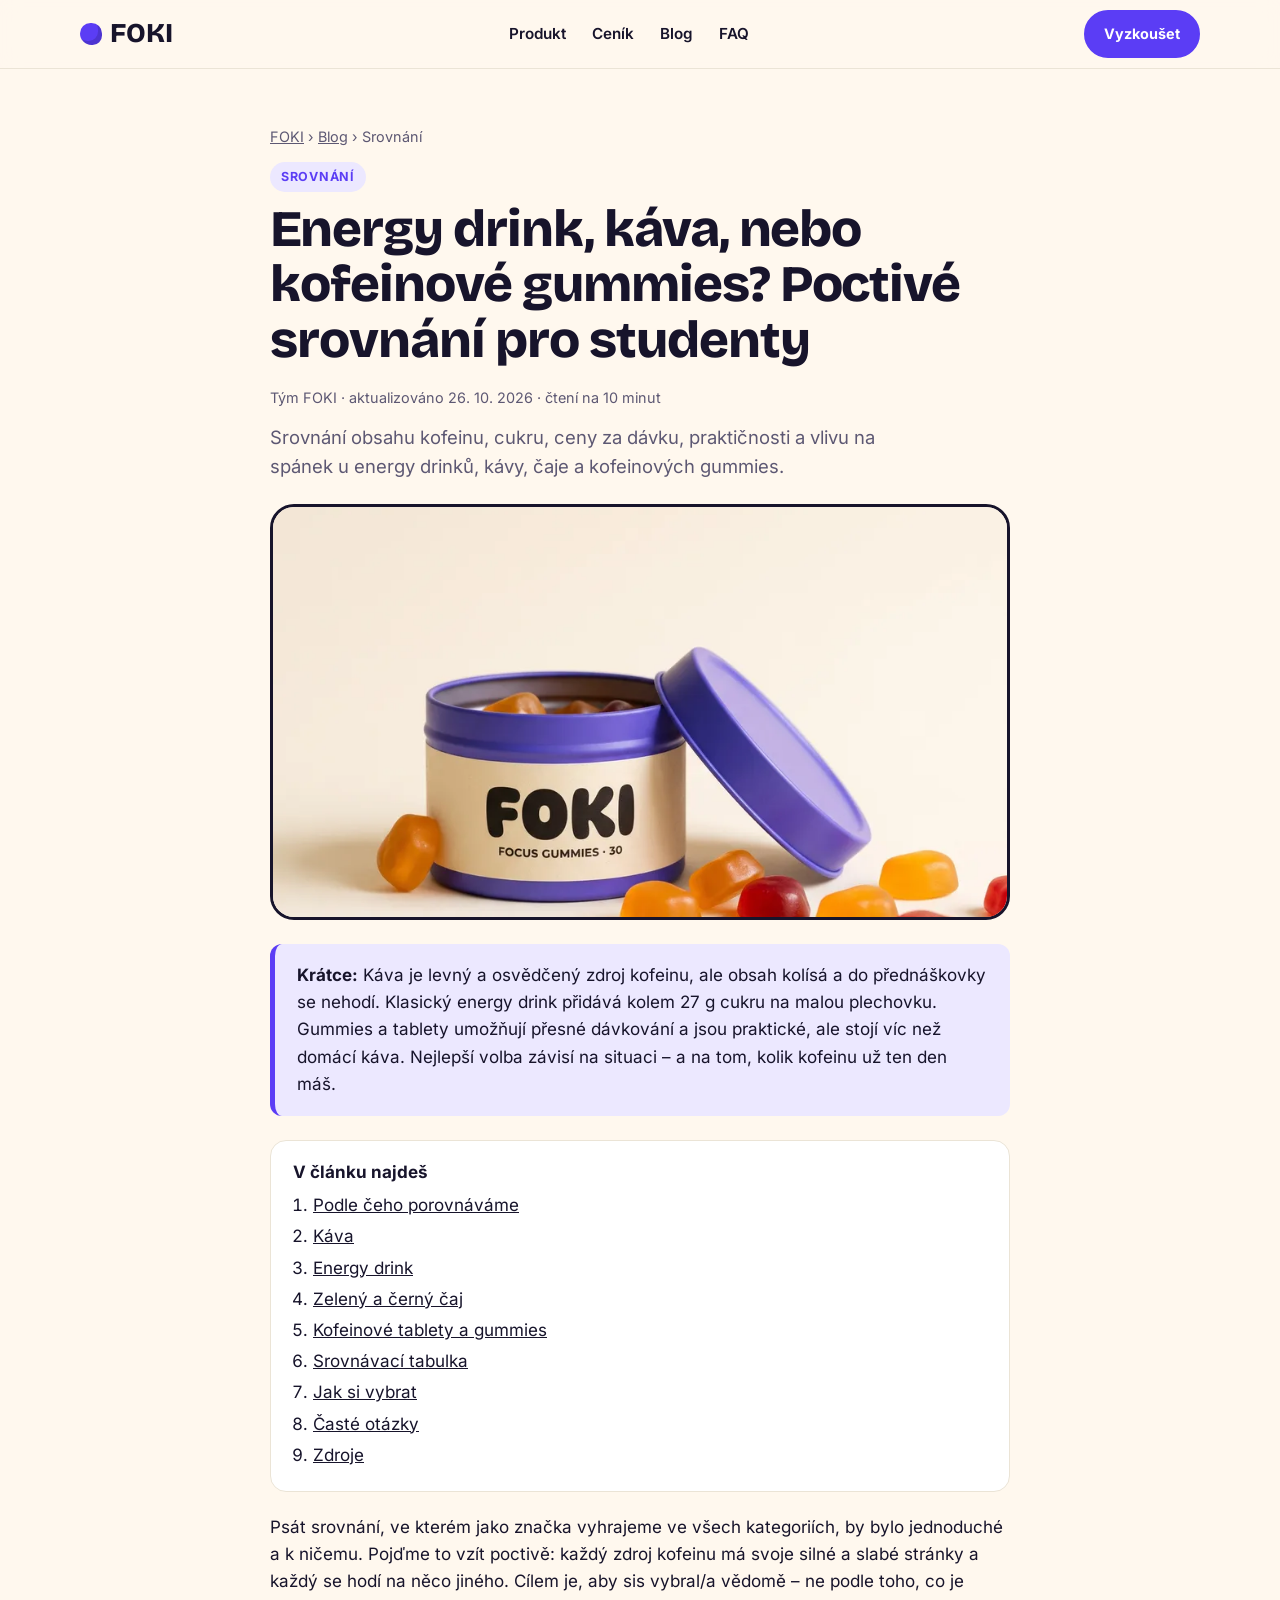
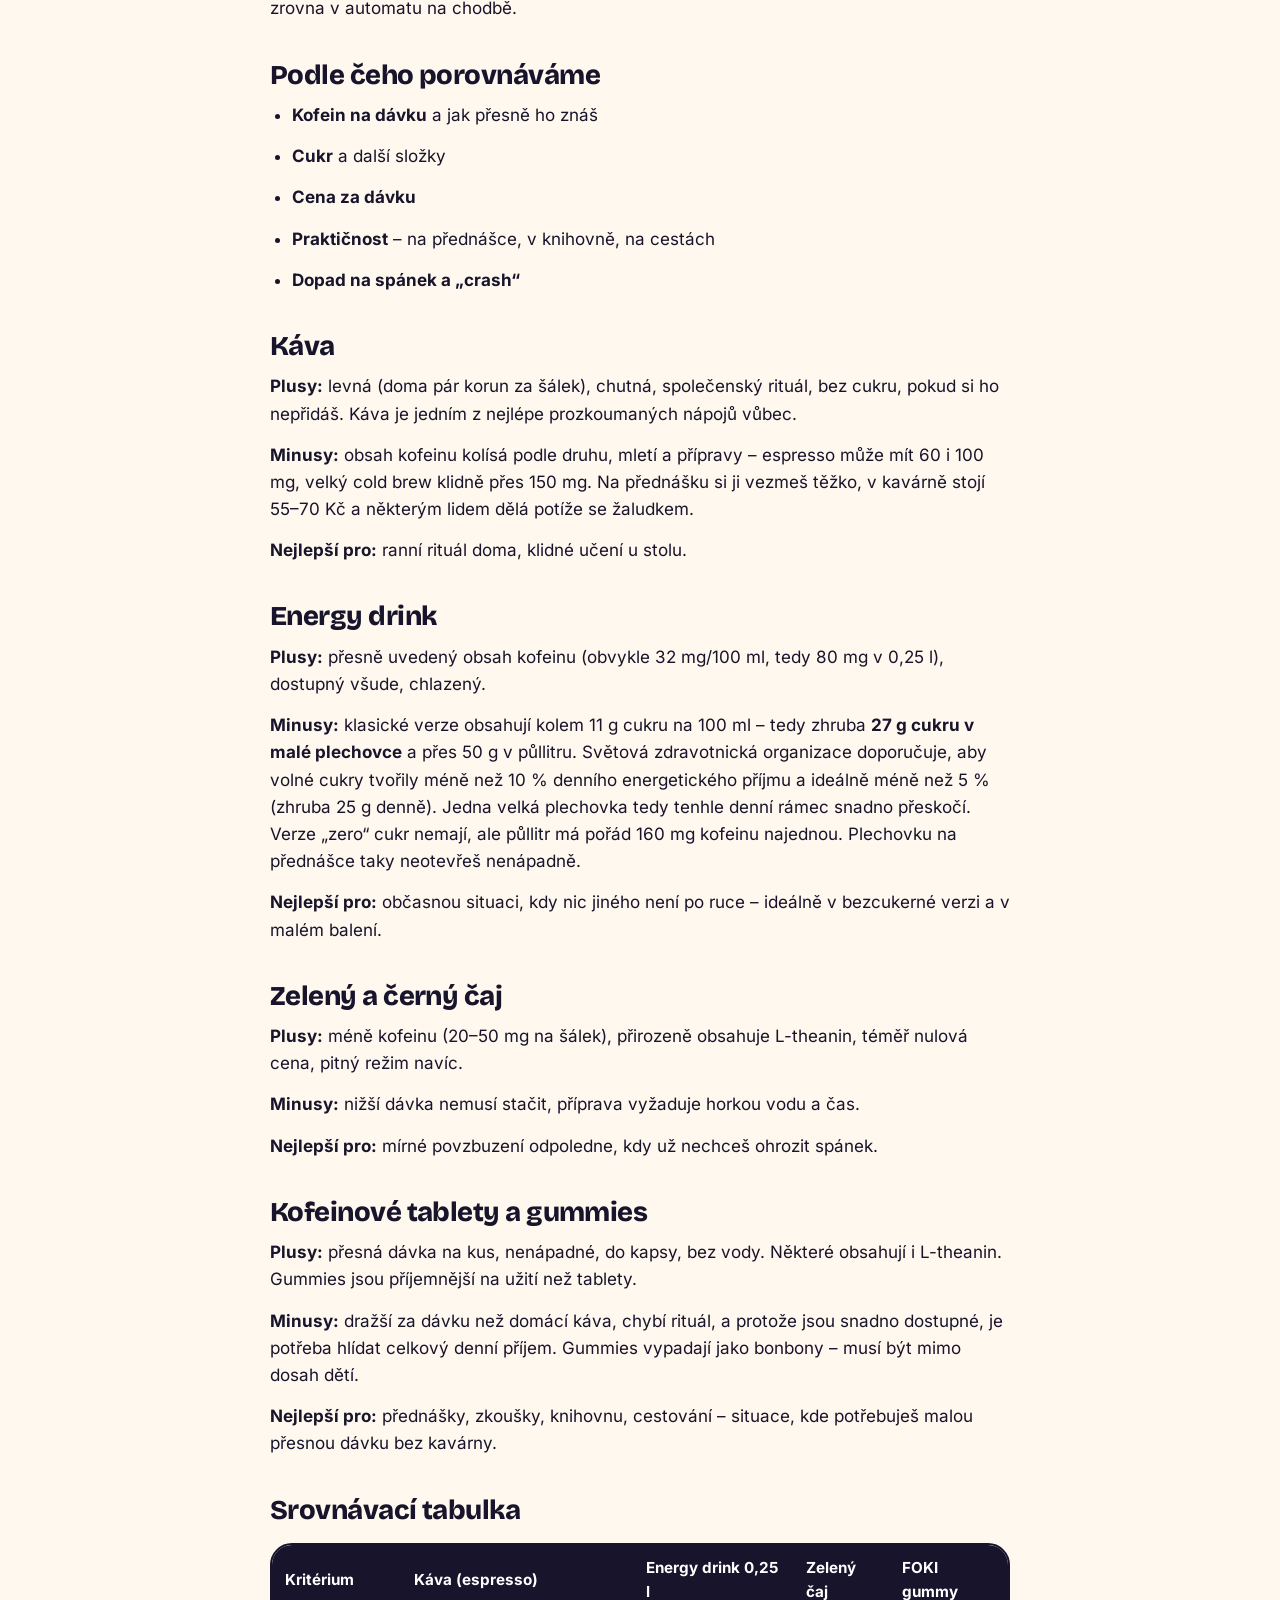
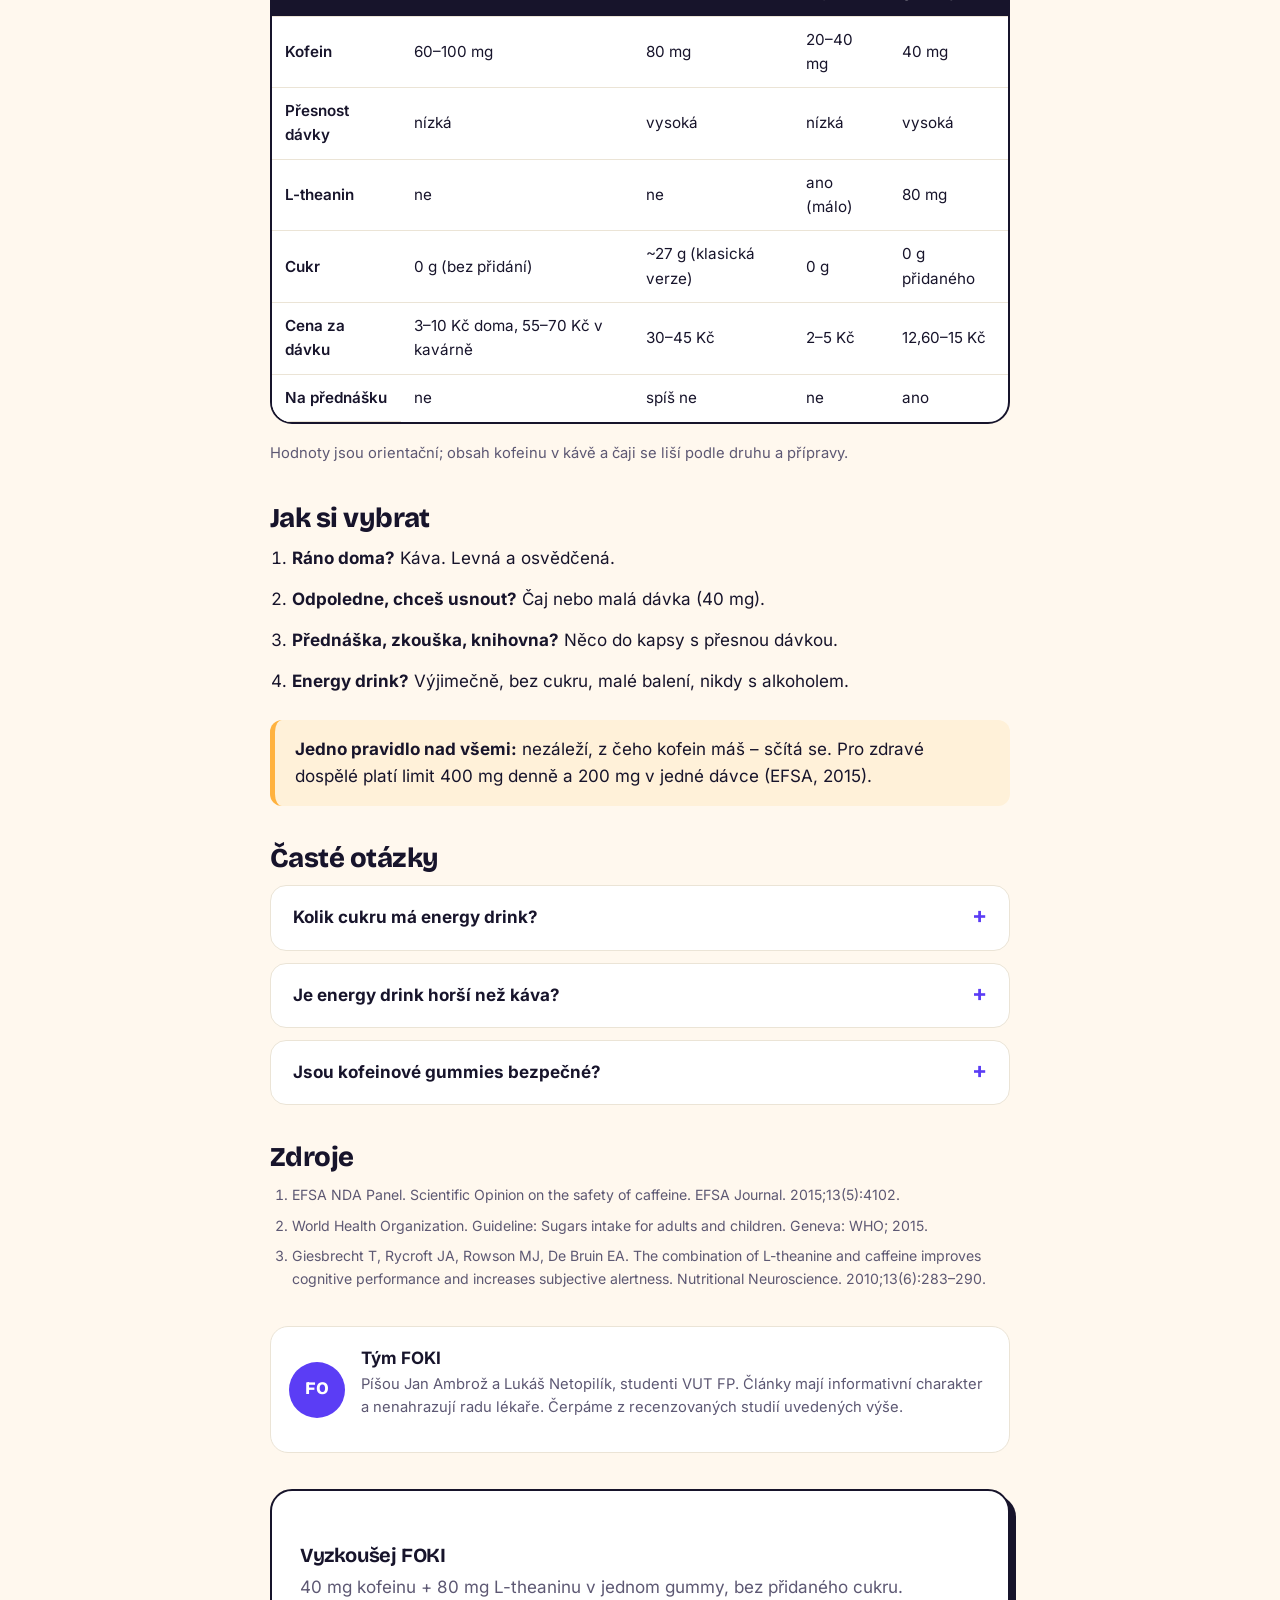
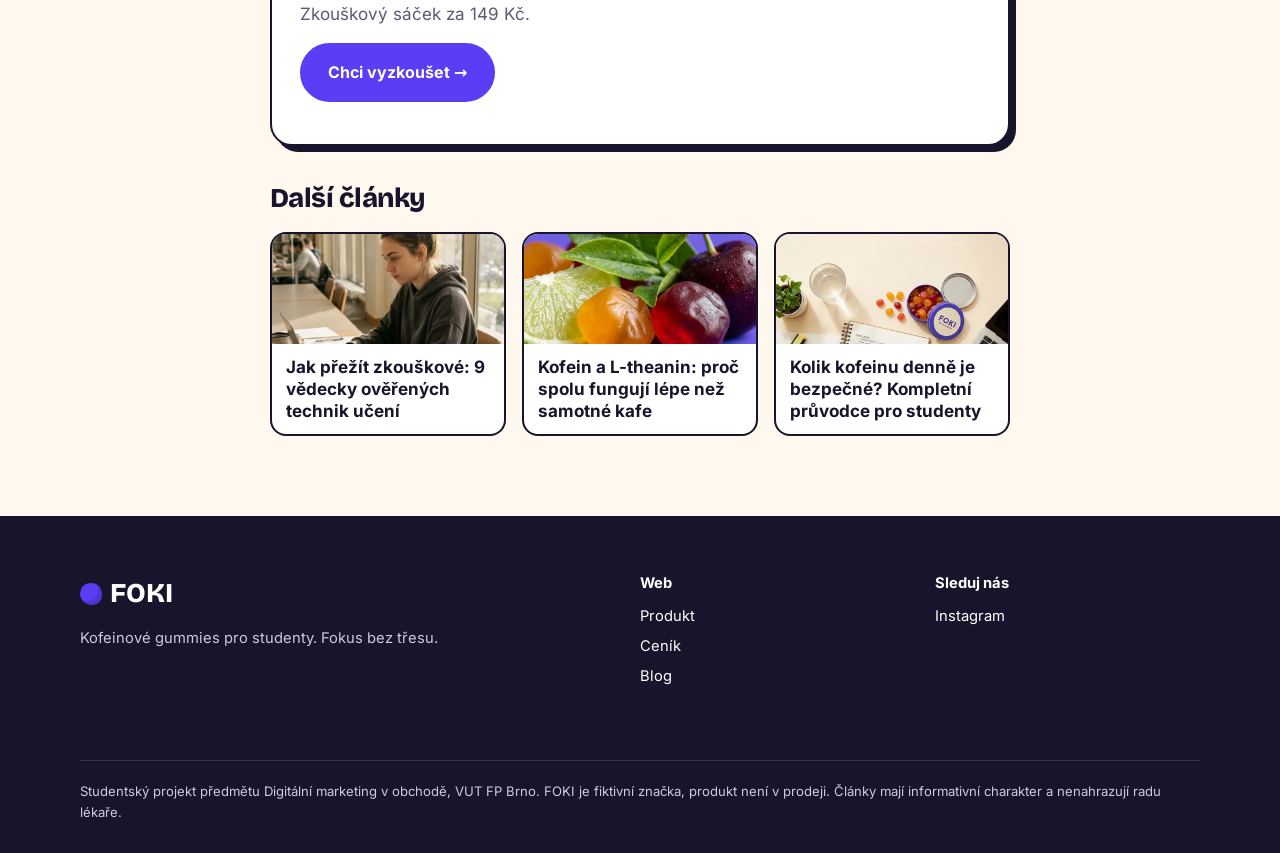
<file: blog/energy-drink-vs-kava.html>
<!doctype html>
<html lang="cs">
<head>
<meta charset="utf-8">
<meta name="viewport" content="width=device-width, initial-scale=1">
<title>Energy drink, káva, nebo kofeinové gummies? Poctivé srovnání pro studenty | FOKI blog</title>
<meta name="description" content="Srovnání obsahu kofeinu, cukru, ceny za dávku, praktičnosti a vlivu na spánek u energy drinků, kávy, čaje a kofeinových gummies.">
<link rel="canonical" href="https://foki-gummies.github.io/blog/energy-drink-vs-kava.html">
<meta property="og:type" content="article"><meta property="og:title" content="Energy drink, káva, nebo kofeinové gummies? Poctivé srovnání pro studenty | FOKI blog"><meta property="og:description" content="Srovnání obsahu kofeinu, cukru, ceny za dávku, praktičnosti a vlivu na spánek u energy drinků, kávy, čaje a kofeinových gummies."><meta property="og:image" content="https://foki-gummies.github.io/assets/packshot.webp">
<meta name="twitter:card" content="summary_large_image">
<link rel="icon" href="../assets/favicon.svg" type="image/svg+xml">
<style>@font-face{font-family:'Bricolage Grotesque';font-style:normal;font-weight:700;font-display:swap;src:url(../assets/fonts/bricolage-grotesque-latin-700-normal.woff2) format('woff2');unicode-range:U+0000-00FF,U+0131,U+0152-0153,U+02BB-02BC,U+02C6,U+02DA,U+02DC,U+0304,U+0308,U+0329,U+2000-206F,U+20AC,U+2122,U+2191,U+2193,U+2212,U+2215,U+FEFF,U+FFFD}
@font-face{font-family:'Bricolage Grotesque';font-style:normal;font-weight:700;font-display:swap;src:url(../assets/fonts/bricolage-grotesque-latin-ext-700-normal.woff2) format('woff2');unicode-range:U+0100-02BA,U+02BD-02C5,U+02C7-02CC,U+02CE-02D7,U+02DD-02FF,U+0304,U+0308,U+0329,U+1D00-1DBF,U+1E00-1E9F,U+1EF2-1EFF,U+2020,U+20A0-20AB,U+20AD-20C0,U+2113,U+2C60-2C7F,U+A720-A7FF}
@font-face{font-family:'Bricolage Grotesque';font-style:normal;font-weight:800;font-display:swap;src:url(../assets/fonts/bricolage-grotesque-latin-800-normal.woff2) format('woff2');unicode-range:U+0000-00FF,U+0131,U+0152-0153,U+02BB-02BC,U+02C6,U+02DA,U+02DC,U+0304,U+0308,U+0329,U+2000-206F,U+20AC,U+2122,U+2191,U+2193,U+2212,U+2215,U+FEFF,U+FFFD}
@font-face{font-family:'Bricolage Grotesque';font-style:normal;font-weight:800;font-display:swap;src:url(../assets/fonts/bricolage-grotesque-latin-ext-800-normal.woff2) format('woff2');unicode-range:U+0100-02BA,U+02BD-02C5,U+02C7-02CC,U+02CE-02D7,U+02DD-02FF,U+0304,U+0308,U+0329,U+1D00-1DBF,U+1E00-1E9F,U+1EF2-1EFF,U+2020,U+20A0-20AB,U+20AD-20C0,U+2113,U+2C60-2C7F,U+A720-A7FF}
@font-face{font-family:'Inter';font-style:normal;font-weight:400;font-display:swap;src:url(../assets/fonts/inter-latin-400-normal.woff2) format('woff2');unicode-range:U+0000-00FF,U+0131,U+0152-0153,U+02BB-02BC,U+02C6,U+02DA,U+02DC,U+0304,U+0308,U+0329,U+2000-206F,U+20AC,U+2122,U+2191,U+2193,U+2212,U+2215,U+FEFF,U+FFFD}
@font-face{font-family:'Inter';font-style:normal;font-weight:400;font-display:swap;src:url(../assets/fonts/inter-latin-ext-400-normal.woff2) format('woff2');unicode-range:U+0100-02BA,U+02BD-02C5,U+02C7-02CC,U+02CE-02D7,U+02DD-02FF,U+0304,U+0308,U+0329,U+1D00-1DBF,U+1E00-1E9F,U+1EF2-1EFF,U+2020,U+20A0-20AB,U+20AD-20C0,U+2113,U+2C60-2C7F,U+A720-A7FF}
@font-face{font-family:'Inter';font-style:normal;font-weight:500;font-display:swap;src:url(../assets/fonts/inter-latin-500-normal.woff2) format('woff2');unicode-range:U+0000-00FF,U+0131,U+0152-0153,U+02BB-02BC,U+02C6,U+02DA,U+02DC,U+0304,U+0308,U+0329,U+2000-206F,U+20AC,U+2122,U+2191,U+2193,U+2212,U+2215,U+FEFF,U+FFFD}
@font-face{font-family:'Inter';font-style:normal;font-weight:500;font-display:swap;src:url(../assets/fonts/inter-latin-ext-500-normal.woff2) format('woff2');unicode-range:U+0100-02BA,U+02BD-02C5,U+02C7-02CC,U+02CE-02D7,U+02DD-02FF,U+0304,U+0308,U+0329,U+1D00-1DBF,U+1E00-1E9F,U+1EF2-1EFF,U+2020,U+20A0-20AB,U+20AD-20C0,U+2113,U+2C60-2C7F,U+A720-A7FF}
@font-face{font-family:'Inter';font-style:normal;font-weight:600;font-display:swap;src:url(../assets/fonts/inter-latin-600-normal.woff2) format('woff2');unicode-range:U+0000-00FF,U+0131,U+0152-0153,U+02BB-02BC,U+02C6,U+02DA,U+02DC,U+0304,U+0308,U+0329,U+2000-206F,U+20AC,U+2122,U+2191,U+2193,U+2212,U+2215,U+FEFF,U+FFFD}
@font-face{font-family:'Inter';font-style:normal;font-weight:600;font-display:swap;src:url(../assets/fonts/inter-latin-ext-600-normal.woff2) format('woff2');unicode-range:U+0100-02BA,U+02BD-02C5,U+02C7-02CC,U+02CE-02D7,U+02DD-02FF,U+0304,U+0308,U+0329,U+1D00-1DBF,U+1E00-1E9F,U+1EF2-1EFF,U+2020,U+20A0-20AB,U+20AD-20C0,U+2113,U+2C60-2C7F,U+A720-A7FF}
@font-face{font-family:'Inter';font-style:normal;font-weight:700;font-display:swap;src:url(../assets/fonts/inter-latin-700-normal.woff2) format('woff2');unicode-range:U+0000-00FF,U+0131,U+0152-0153,U+02BB-02BC,U+02C6,U+02DA,U+02DC,U+0304,U+0308,U+0329,U+2000-206F,U+20AC,U+2122,U+2191,U+2193,U+2212,U+2215,U+FEFF,U+FFFD}
@font-face{font-family:'Inter';font-style:normal;font-weight:700;font-display:swap;src:url(../assets/fonts/inter-latin-ext-700-normal.woff2) format('woff2');unicode-range:U+0100-02BA,U+02BD-02C5,U+02C7-02CC,U+02CE-02D7,U+02DD-02FF,U+0304,U+0308,U+0329,U+1D00-1DBF,U+1E00-1E9F,U+1EF2-1EFF,U+2020,U+20A0-20AB,U+20AD-20C0,U+2113,U+2C60-2C7F,U+A720-A7FF}
:root{
  --violet:#5B3DF5;--violet-d:#4127d6;--violet-l:#ECE8FF;
  --mango:#FFB23F;--cherry:#E63E6D;--cream:#FFF8EE;--ink:#17142B;--muted:#5d5873;
  --card:#ffffff;--line:#ebe4d6;--radius:22px;
  --shadow:0 10px 30px -12px rgba(23,20,43,.25);
}
*{box-sizing:border-box;margin:0;padding:0}
html{scroll-behavior:smooth}
body{font-family:"Inter",system-ui,-apple-system,Segoe UI,Roboto,sans-serif;background:var(--cream);color:var(--ink);line-height:1.6;font-size:17px;-webkit-font-smoothing:antialiased}
img,svg{max-width:100%;display:block}
a{color:var(--violet)}
h1,h2,h3{font-family:"Bricolage Grotesque","Inter",sans-serif;line-height:1.08;letter-spacing:-.02em}
h1{font-size:clamp(2.6rem,6.5vw,5rem);font-weight:800}
h2{font-size:clamp(1.9rem,4vw,3rem);font-weight:800;margin-bottom:.6em}
h3{font-size:1.3rem;font-weight:700;margin-bottom:.35em}
.wrap{max-width:1160px;margin:0 auto;padding:0 20px}
.skip{position:absolute;left:-999px}.skip:focus{left:12px;top:12px;background:#fff;padding:8px 12px;z-index:99}
.eyebrow{display:inline-block;font-weight:700;font-size:.8rem;letter-spacing:.12em;text-transform:uppercase;color:var(--violet);background:var(--violet-l);padding:6px 12px;border-radius:99px;margin-bottom:18px}
.lead{font-size:1.2rem;color:var(--muted);max-width:56ch}
.btn{display:inline-flex;align-items:center;gap:8px;font-weight:700;text-decoration:none;border-radius:99px;padding:15px 26px;border:2px solid var(--ink);transition:transform .15s,box-shadow .15s;cursor:pointer;font-size:1rem;font-family:inherit}
.btn:hover{transform:translateY(-2px);box-shadow:0 6px 0 var(--ink)}
.btn-primary{background:var(--violet);color:#fff;border-color:var(--violet)}
.btn-primary:hover{box-shadow:0 6px 0 var(--ink)}
.btn-ghost{background:transparent;color:var(--ink)}
/* nav */
.nav{position:sticky;top:0;z-index:50;background:rgba(255,248,238,.88);backdrop-filter:blur(10px);border-bottom:1px solid var(--line)}
.nav .wrap{display:flex;align-items:center;justify-content:space-between;height:68px}
.logo{font-family:"Bricolage Grotesque",sans-serif;font-weight:800;font-size:1.7rem;text-decoration:none;color:var(--ink);display:flex;align-items:center;gap:8px}
.logo i{width:22px;height:22px;border-radius:50% 50% 45% 55%;background:var(--violet);display:inline-block;box-shadow:inset -4px -4px 0 rgba(0,0,0,.15)}
.nav ul{display:flex;gap:26px;list-style:none}
.nav ul a{text-decoration:none;color:var(--ink);font-weight:600;font-size:.95rem}
.nav ul a:hover{color:var(--violet)}
.nav .btn{padding:10px 18px;font-size:.9rem}
@media(max-width:860px){.nav ul{display:none}}
/* hero */
.hero{padding:64px 0 40px;overflow:hidden}
.hero .wrap{display:grid;grid-template-columns:1.1fr .9fr;gap:40px;align-items:center}
.hero h1 em{font-style:normal;color:var(--violet);position:relative;white-space:nowrap}
.hero h1 em::after{content:"";position:absolute;left:0;right:0;bottom:.04em;height:.18em;background:var(--mango);z-index:-1;border-radius:4px}
.hero .lead{margin:22px 0 30px}
.hero-ctas{display:flex;gap:14px;flex-wrap:wrap}
.hero-facts{display:flex;gap:22px;margin-top:34px;flex-wrap:wrap;font-weight:600;font-size:.95rem}
.hero-facts span{display:flex;align-items:center;gap:8px}
.hero-facts b{display:inline-grid;place-items:center;width:30px;height:30px;border-radius:50%;background:#fff;border:2px solid var(--ink);font-size:.8rem}
.hero-art{position:relative}
@media(max-width:860px){.hero .wrap{grid-template-columns:1fr}.hero-art{width:100%;max-width:360px;margin:0 auto}}
/* marquee */
.marquee{background:var(--ink);color:var(--cream);padding:14px 0;overflow:hidden;white-space:nowrap;font-weight:700;font-family:"Bricolage Grotesque",sans-serif;font-size:1.2rem}
.marquee div{display:inline-block;animation:mq 28s linear infinite}
.marquee span{margin:0 26px}.marquee span::before{content:"●";color:var(--mango);margin-right:26px}
@keyframes mq{to{transform:translateX(-50%)}}
@media(prefers-reduced-motion:reduce){.marquee div{animation:none}}
section{padding:88px 0}
.center{text-align:center}.center .lead{margin:0 auto}
/* problem */
.grid3{display:grid;grid-template-columns:repeat(3,1fr);gap:20px;margin-top:40px}
.grid2{display:grid;grid-template-columns:1fr 1fr;gap:40px;align-items:center}
@media(max-width:860px){.grid3,.grid2{grid-template-columns:1fr}}
.card{background:var(--card);border:2px solid var(--ink);border-radius:var(--radius);padding:28px;box-shadow:6px 6px 0 var(--ink)}
.card .emoji{font-size:2rem;margin-bottom:10px}
.card p{color:var(--muted)}
/* product */
.product{background:var(--violet);color:#fff}
.product .eyebrow{background:rgba(255,255,255,.15);color:#fff}
.product .lead{color:#fff}
.ingr{display:grid;grid-template-columns:repeat(2,1fr);gap:16px;margin-top:28px}
.ingr div{background:rgba(23,20,43,.18);border:1.5px solid rgba(255,255,255,.3);border-radius:18px;padding:18px}
.ingr strong{display:block;font-family:"Bricolage Grotesque",sans-serif;font-size:1.8rem}
.ingr small{color:#fff;font-size:.9rem}
.note{font-size:.85rem;color:#fff;margin-top:22px}
/* how */
.steps{counter-reset:s;display:grid;grid-template-columns:repeat(3,1fr);gap:20px;margin-top:36px}
.steps li{list-style:none;counter-increment:s;background:#fff;border-radius:var(--radius);padding:28px;border:1px solid var(--line)}
.steps li::before{content:counter(s);display:grid;place-items:center;width:44px;height:44px;border-radius:50%;background:var(--mango);font-weight:800;margin-bottom:14px;font-size:1.2rem}
@media(max-width:860px){.steps{grid-template-columns:1fr}}
/* compare */
.tbl{width:100%;border-collapse:separate;border-spacing:0;background:#fff;border:2px solid var(--ink);border-radius:var(--radius);overflow:hidden;margin-top:30px;font-size:.98rem}
.tbl th,.tbl td{padding:15px 18px;text-align:left;border-bottom:1px solid var(--line)}
.tbl thead th{background:var(--ink);color:#fff;font-weight:700}
.tbl td.us,.tbl th.us{background:var(--violet-l);font-weight:700}
.tbl thead th.us{background:var(--violet)}
.tbl tr:last-child td{border-bottom:0}
.tbl-wrap{overflow-x:auto}
/* pricing */
.prices{display:grid;grid-template-columns:repeat(3,1fr);gap:22px;margin-top:40px;align-items:stretch}
@media(max-width:860px){.prices{grid-template-columns:1fr}}
.price{background:#fff;border:2px solid var(--ink);border-radius:var(--radius);padding:30px;display:flex;flex-direction:column;position:relative}
.price.hot{background:var(--ink);color:#fff;transform:translateY(-10px);box-shadow:8px 8px 0 var(--violet)}
.price.hot .muted{color:#bdb7d4}
.badge{position:absolute;top:-14px;left:24px;background:var(--mango);color:var(--ink);font-weight:800;font-size:.78rem;padding:5px 12px;border-radius:99px;border:2px solid var(--ink)}
.price .amt{font-family:"Bricolage Grotesque",sans-serif;font-size:3rem;font-weight:800;margin:10px 0 0}
.price .amt small{font-size:1rem;font-weight:600}
.price ul{list-style:none;margin:18px 0 26px;flex:1}
.price li{padding:6px 0;padding-left:26px;position:relative}
.price li::before{content:"✓";position:absolute;left:0;color:var(--violet);font-weight:800}
.price.hot li::before{color:var(--mango)}
.muted{color:var(--muted);font-size:.92rem}
.code{display:inline-block;background:var(--mango);padding:2px 10px;border-radius:8px;font-weight:800;border:1.5px dashed var(--ink)}
/* reviews */
.reviews{background:#fff}
.quote{background:var(--cream);border-radius:var(--radius);padding:28px;border:1px solid var(--line)}
.quote p{font-size:1.08rem;margin-bottom:16px}
.quote footer{font-weight:700;font-size:.92rem}
.quote footer span{display:block;font-weight:500;color:var(--muted)}
.disclaimer{font-size:.85rem;color:var(--muted);margin-top:22px;text-align:center}
/* screens */
.screens{display:flex;gap:22px;justify-content:center;margin-top:40px;flex-wrap:wrap}
.phone{width:240px;background:var(--ink);border-radius:36px;padding:12px;box-shadow:var(--shadow)}
.phone .scr{background:var(--cream);border-radius:26px;height:440px;overflow:hidden;padding:18px 16px;font-size:.82rem}
.phone .scr .ph-t{display:block;font-weight:800;font-family:"Bricolage Grotesque",sans-serif;font-size:1.1rem;margin-bottom:10px}
.pill{display:inline-block;background:var(--violet-l);color:var(--violet);border-radius:99px;padding:3px 10px;font-weight:700;font-size:.7rem}
.streak{display:grid;grid-template-columns:repeat(7,1fr);gap:5px;margin:12px 0}
.streak i{aspect-ratio:1;border-radius:8px;background:#e9e2d5}
.streak i.on{background:var(--violet)}.streak i.m{background:var(--mango)}
.rowi{display:flex;justify-content:space-between;align-items:center;background:#fff;border-radius:12px;padding:10px 12px;margin-top:8px;border:1px solid var(--line)}
/* team */
.team{display:grid;grid-template-columns:repeat(2,1fr);gap:22px;margin-top:36px;max-width:820px;margin-left:auto;margin-right:auto}
@media(max-width:700px){.team{grid-template-columns:1fr}}
.member{display:flex;gap:18px;align-items:center;background:#fff;border:2px solid var(--ink);border-radius:var(--radius);padding:22px}
.avatar{flex:none;width:76px;height:76px;border-radius:50%;display:grid;place-items:center;font-family:"Bricolage Grotesque",sans-serif;font-weight:800;font-size:1.6rem;color:#fff}
/* faq */
details{background:#fff;border:1px solid var(--line);border-radius:16px;padding:18px 22px;margin-top:12px}
summary{font-weight:700;cursor:pointer;list-style:none;display:flex;justify-content:space-between;gap:20px}
summary::after{content:"+";font-size:1.4rem;line-height:1;color:var(--violet)}
details[open] summary::after{content:"–"}
details p{margin-top:12px;color:var(--muted)}
.faq{max-width:820px;margin:0 auto}
/* cta */
.cta{background:var(--mango);border-top:2px solid var(--ink);border-bottom:2px solid var(--ink)}
.cta form{display:flex;gap:12px;flex-wrap:wrap;margin-top:24px;justify-content:center}
.cta input{flex:1;min-width:240px;max-width:380px;padding:15px 20px;border-radius:99px;border:2px solid var(--ink);font-size:1rem;font-family:inherit}
.cta .ok{display:none;font-weight:700;margin-top:16px}
/* blog */
.posts{display:grid;grid-template-columns:repeat(3,1fr);gap:22px;margin-top:36px}
@media(max-width:860px){.posts{grid-template-columns:1fr}}
.post{background:#fff;border:2px solid var(--ink);border-radius:var(--radius);overflow:hidden;text-decoration:none;color:var(--ink);display:flex;flex-direction:column;transition:transform .15s}
.post:hover{transform:translateY(-4px)}
.post .ph{height:150px;display:grid;place-items:center;font-size:3rem}
.post .bd{padding:22px}
.post .bd p{color:var(--muted);font-size:.95rem}
.article{max-width:740px;margin:0 auto;padding:56px 20px 80px}
.article h1{font-size:clamp(2rem,5vw,3.2rem);margin:10px 0 18px}
.article h2{font-size:1.7rem;margin:38px 0 12px}
.article p,.article li{margin-bottom:14px}
.article ul,.article ol{padding-left:22px}
.article .tldr{background:var(--violet-l);border-left:5px solid var(--violet);padding:18px 22px;border-radius:12px;margin:24px 0}
.article .meta{color:var(--muted);font-size:.9rem}
/* footer */
footer.site{background:var(--ink);color:#cfc9e4;padding:56px 0 30px;font-size:.92rem}
footer.site .wrap{display:grid;grid-template-columns:2fr 1fr 1fr;gap:30px}
footer.site a{color:#fff;text-decoration:none}
footer.site h4{color:#fff;margin-bottom:10px}
footer.site ul{list-style:none}footer.site li{margin:6px 0}
.legal{border-top:1px solid #34304d;margin-top:36px;padding-top:20px;grid-column:1/-1;font-size:.82rem}
@media(max-width:700px){footer.site .wrap{grid-template-columns:1fr}}
.float{animation:fl 5s ease-in-out infinite}
@keyframes fl{50%{transform:translateY(-12px) rotate(2deg)}}
@media(prefers-reduced-motion:reduce){.float{animation:none}}
.tbl tbody th{font-weight:600;background:#fff}
.hero-img{border-radius:32px;border:3px solid var(--ink);box-shadow:10px 10px 0 var(--violet);aspect-ratio:1;object-fit:cover;width:100%;height:auto}
.product-img{border-radius:28px;border:3px solid var(--ink);box-shadow:10px 10px 0 var(--mango);width:100%;height:auto}
</style>
<style>
.article{max-width:780px}.crumbs{font-size:.9rem;color:var(--muted)}.crumbs a{color:var(--muted)}
.chip{display:inline-block;background:var(--violet-l);color:var(--violet);font-weight:700;font-size:.78rem;letter-spacing:.06em;text-transform:uppercase;padding:5px 11px;border-radius:99px}
.art-hero{width:100%;height:auto;aspect-ratio:16/9;object-fit:cover;border-radius:24px;border:3px solid var(--ink);margin:22px 0 6px}
.article .lead{font-size:1.15rem;color:var(--muted);margin:6px 0 0}
.toc{background:#fff;border:1px solid var(--line);border-radius:16px;padding:18px 22px;margin:22px 0}.toc b{display:block;margin-bottom:6px}.toc ol{padding-left:20px;margin:0}.toc li{margin:4px 0}.toc a{color:var(--ink)}
.callout{background:#FFF1D9;border-left:5px solid var(--mango);padding:16px 20px;border-radius:12px;margin:24px 0}
.article h3{font-size:1.25rem;margin:26px 0 8px}.article table{margin:18px 0}.article .tbl th,.article .tbl td{padding:11px 13px;font-size:.95rem}
.sources{font-size:.88rem;color:var(--muted)}.sources li{margin-bottom:8px}
.author{display:flex;gap:16px;align-items:center;background:#fff;border:1px solid var(--line);border-radius:18px;padding:18px;margin-top:36px}.author .avatar{width:56px;height:56px;font-size:1.1rem}
.related{display:grid;grid-template-columns:repeat(3,1fr);gap:16px;margin-top:18px}@media(max-width:760px){.related{grid-template-columns:1fr}}
.related a{display:block;background:#fff;border:2px solid var(--ink);border-radius:16px;overflow:hidden;text-decoration:none;color:var(--ink)}.related img{width:100%;height:110px;object-fit:cover}.related span{display:block;padding:12px 14px;font-weight:700;line-height:1.3}
.filters{display:flex;gap:10px;flex-wrap:wrap;justify-content:center;margin-top:26px}.filters button{font:inherit;font-weight:700;border:2px solid var(--ink);background:#fff;border-radius:99px;padding:8px 16px;cursor:pointer}.filters button[aria-pressed=true]{background:var(--ink);color:#fff}
.featured{display:grid;grid-template-columns:1.2fr 1fr;gap:0;background:#fff;border:3px solid var(--ink);border-radius:26px;overflow:hidden;text-decoration:none;color:var(--ink);margin-top:40px;box-shadow:8px 8px 0 var(--violet)}.featured img{width:100%;height:100%;min-height:280px;object-fit:cover}.featured div{padding:32px}.featured h2{font-size:clamp(1.6rem,3vw,2.3rem);margin:12px 0}@media(max-width:760px){.featured{grid-template-columns:1fr}}
.post img{width:100%;height:170px;object-fit:cover}.post .meta{font-size:.85rem;color:var(--muted);margin-top:10px}
</style>
<script>
  window.dataLayer = window.dataLayer || [];
  function gtag(){dataLayer.push(arguments);}
  gtag('js', new Date());
  gtag('config', 'G-N1XZK6HEEN');
  (function(c,a){c[a]=c[a]||function(){(c[a].q=c[a].q||[]).push(arguments)};})(window,"clarity");
  // Měřicí skripty se načtou až po vykreslení stránky (rychlejší první zobrazení)
  window.addEventListener('load', function(){ setTimeout(function(){
    var s=document.createElement('script'); s.async=1; s.src='https://www.googletagmanager.com/gtag/js?id=G-N1XZK6HEEN'; document.head.appendChild(s);
    var t=document.createElement('script'); t.async=1; t.src='https://www.clarity.ms/tag/ytgz9owi85'; document.head.appendChild(t);
  }, 1500); });
</script>
<script type="application/ld+json">{"@context":"https://schema.org","@graph":[{"@type":"BlogPosting","headline":"Energy drink, káva, nebo kofeinové gummies? Poctivé srovnání pro studenty","description":"Srovnání obsahu kofeinu, cukru, ceny za dávku, praktičnosti a vlivu na spánek u energy drinků, kávy, čaje a kofeinových gummies.","datePublished":"2026-10-06","dateModified":"2026-10-26","image":"https://foki-gummies.github.io/assets/packshot.webp","author":{"@type":"Organization","name":"Tým FOKI"},"publisher":{"@type":"Organization","name":"FOKI","logo":{"@type":"ImageObject","url":"https://foki-gummies.github.io/assets/favicon.svg"}},"mainEntityOfPage":"https://foki-gummies.github.io/blog/energy-drink-vs-kava.html","inLanguage":"cs","articleSection":"Srovnání","citation":["EFSA NDA Panel. Scientific Opinion on the safety of caffeine. EFSA Journal. 2015;13(5):4102.","World Health Organization. Guideline: Sugars intake for adults and children. Geneva: WHO; 2015.","Giesbrecht T, Rycroft JA, Rowson MJ, De Bruin EA. The combination of L-theanine and caffeine improves cognitive performance and increases subjective alertness. Nutritional Neuroscience. 2010;13(6):283–290."]},{"@type":"FAQPage","mainEntity":[{"@type":"Question","name":"Kolik cukru má energy drink?","acceptedAnswer":{"@type":"Answer","text":"Klasické verze kolem 11 g na 100 ml, tedy zhruba 27 g v plechovce 0,25 l a přes 50 g v půllitru."}},{"@type":"Question","name":"Je energy drink horší než káva?","acceptedAnswer":{"@type":"Answer","text":"Kofeinu má podobně jako espresso, ale klasické verze obsahují hodně cukru. Bezcukerné verze řeší cukr, ne dávku kofeinu."}},{"@type":"Question","name":"Jsou kofeinové gummies bezpečné?","acceptedAnswer":{"@type":"Answer","text":"Pro zdravé dospělé ano, pokud se drží doporučeného dávkování a celkového denního limitu kofeinu. Nejsou pro děti, těhotné a kojící."}}]},{"@type":"BreadcrumbList","itemListElement":[{"@type":"ListItem","position":1,"name":"FOKI","item":"https://foki-gummies.github.io/"},{"@type":"ListItem","position":2,"name":"Blog","item":"https://foki-gummies.github.io/blog/"},{"@type":"ListItem","position":3,"name":"Energy drink, káva, nebo kofeinové gummies? Poctivé srovnání pro studenty","item":"https://foki-gummies.github.io/blog/energy-drink-vs-kava.html"}]}]}</script>
</head>
<body>
<nav class="nav" aria-label="Hlavní navigace"><div class="wrap">
<a class="logo" href="../"><i aria-hidden="true"></i>FOKI</a>
<ul><li><a href="../#produkt">Produkt</a></li><li><a href="../#cenik">Ceník</a></li><li><a href="../blog/">Blog</a></li><li><a href="../#faq">FAQ</a></li></ul>
<a class="btn btn-primary" href="../#cenik" data-track="cta_nav" data-label="Vyzkoušet">Vyzkoušet</a>
</div></nav>
<main>
<article class="article">
<p class="crumbs"><a href="../">FOKI</a> › <a href="./">Blog</a> › Srovnání</p>
<span class="chip">Srovnání</span>
<h1>Energy drink, káva, nebo kofeinové gummies? Poctivé srovnání pro studenty</h1>
<p class="meta">Tým FOKI · aktualizováno 26. 10. 2026 · čtení na 10 minut</p>
<p class="lead">Srovnání obsahu kofeinu, cukru, ceny za dávku, praktičnosti a vlivu na spánek u energy drinků, kávy, čaje a kofeinových gummies.</p>
<img class="art-hero" src="../assets/packshot.webp" alt="" width="780" height="439" fetchpriority="high">
<div class="tldr"><strong>Krátce:</strong> Káva je levný a osvědčený zdroj kofeinu, ale obsah kolísá a do přednáškovky se nehodí. Klasický energy drink přidává kolem 27 g cukru na malou plechovku. Gummies a tablety umožňují přesné dávkování a jsou praktické, ale stojí víc než domácí káva. Nejlepší volba závisí na situaci – a na tom, kolik kofeinu už ten den máš.</div>
<nav class="toc" aria-label="Obsah článku"><b>V článku najdeš</b><ol><li><a href="#kriteria">Podle čeho porovnáváme</a></li><li><a href="#kava">Káva</a></li><li><a href="#energy-drink">Energy drink</a></li><li><a href="#caj">Zelený a černý čaj</a></li><li><a href="#tablety-gummies">Kofeinové tablety a gummies</a></li><li><a href="#tabulka">Srovnávací tabulka</a></li><li><a href="#jak-vybrat">Jak si vybrat</a></li><li><a href="#faq">Časté otázky</a></li><li><a href="#zdroje">Zdroje</a></li></ol></nav>

<p>Psát srovnání, ve kterém jako značka vyhrajeme ve všech kategoriích, by bylo jednoduché a k ničemu. Pojďme to vzít poctivě: každý zdroj kofeinu má svoje silné a slabé stránky a každý se hodí na něco jiného. Cílem je, aby sis vybral/a vědomě – ne podle toho, co je zrovna v automatu na chodbě.</p>
<h2 id="kriteria">Podle čeho porovnáváme</h2>
<ul>
<li><b>Kofein na dávku</b> a jak přesně ho znáš</li>
<li><b>Cukr</b> a další složky</li>
<li><b>Cena za dávku</b></li>
<li><b>Praktičnost</b> – na přednášce, v knihovně, na cestách</li>
<li><b>Dopad na spánek a „crash“</b></li>
</ul>
<h2 id="kava">Káva</h2>
<p><b>Plusy:</b> levná (doma pár korun za šálek), chutná, společenský rituál, bez cukru, pokud si ho nepřidáš. Káva je jedním z nejlépe prozkoumaných nápojů vůbec.</p>
<p><b>Minusy:</b> obsah kofeinu kolísá podle druhu, mletí a přípravy – espresso může mít 60 i 100 mg, velký cold brew klidně přes 150 mg. Na přednášku si ji vezmeš těžko, v kavárně stojí 55–70 Kč a některým lidem dělá potíže se žaludkem.</p>
<p><b>Nejlepší pro:</b> ranní rituál doma, klidné učení u stolu.</p>
<h2 id="energy-drink">Energy drink</h2>
<p><b>Plusy:</b> přesně uvedený obsah kofeinu (obvykle 32 mg/100 ml, tedy 80 mg v 0,25 l), dostupný všude, chlazený.</p>
<p><b>Minusy:</b> klasické verze obsahují kolem 11 g cukru na 100 ml – tedy zhruba <b>27 g cukru v malé plechovce</b> a přes 50 g v půllitru. Světová zdravotnická organizace doporučuje, aby volné cukry tvořily méně než 10 % denního energetického příjmu a ideálně méně než 5 % (zhruba 25 g denně). Jedna velká plechovka tedy tenhle denní rámec snadno přeskočí. Verze „zero“ cukr nemají, ale půllitr má pořád 160 mg kofeinu najednou. Plechovku na přednášce taky neotevřeš nenápadně.</p>
<p><b>Nejlepší pro:</b> občasnou situaci, kdy nic jiného není po ruce – ideálně v bezcukerné verzi a v malém balení.</p>
<h2 id="caj">Zelený a černý čaj</h2>
<p><b>Plusy:</b> méně kofeinu (20–50 mg na šálek), přirozeně obsahuje L-theanin, téměř nulová cena, pitný režim navíc.</p>
<p><b>Minusy:</b> nižší dávka nemusí stačit, příprava vyžaduje horkou vodu a čas.</p>
<p><b>Nejlepší pro:</b> mírné povzbuzení odpoledne, kdy už nechceš ohrozit spánek.</p>
<h2 id="tablety-gummies">Kofeinové tablety a gummies</h2>
<p><b>Plusy:</b> přesná dávka na kus, nenápadné, do kapsy, bez vody. Některé obsahují i L-theanin. Gummies jsou příjemnější na užití než tablety.</p>
<p><b>Minusy:</b> dražší za dávku než domácí káva, chybí rituál, a protože jsou snadno dostupné, je potřeba hlídat celkový denní příjem. Gummies vypadají jako bonbony – musí být mimo dosah dětí.</p>
<p><b>Nejlepší pro:</b> přednášky, zkoušky, knihovnu, cestování – situace, kde potřebuješ malou přesnou dávku bez kavárny.</p>
<h2 id="tabulka">Srovnávací tabulka</h2>
<table class="tbl"><thead><tr><th scope="col">Kritérium</th><th scope="col">Káva (espresso)</th><th scope="col">Energy drink 0,25 l</th><th scope="col">Zelený čaj</th><th scope="col">FOKI gummy</th></tr></thead><tbody>
<tr><th scope="row">Kofein</th><td>60–100 mg</td><td>80 mg</td><td>20–40 mg</td><td>40 mg</td></tr>
<tr><th scope="row">Přesnost dávky</th><td>nízká</td><td>vysoká</td><td>nízká</td><td>vysoká</td></tr>
<tr><th scope="row">L-theanin</th><td>ne</td><td>ne</td><td>ano (málo)</td><td>80 mg</td></tr>
<tr><th scope="row">Cukr</th><td>0 g (bez přidání)</td><td>~27 g (klasická verze)</td><td>0 g</td><td>0 g přidaného</td></tr>
<tr><th scope="row">Cena za dávku</th><td>3–10 Kč doma, 55–70 Kč v kavárně</td><td>30–45 Kč</td><td>2–5 Kč</td><td>12,60–15 Kč</td></tr>
<tr><th scope="row">Na přednášku</th><td>ne</td><td>spíš ne</td><td>ne</td><td>ano</td></tr>
</tbody></table>
<p class="muted">Hodnoty jsou orientační; obsah kofeinu v kávě a čaji se liší podle druhu a přípravy.</p>
<h2 id="jak-vybrat">Jak si vybrat</h2>
<ol>
<li><b>Ráno doma?</b> Káva. Levná a osvědčená.</li>
<li><b>Odpoledne, chceš usnout?</b> Čaj nebo malá dávka (40 mg).</li>
<li><b>Přednáška, zkouška, knihovna?</b> Něco do kapsy s přesnou dávkou.</li>
<li><b>Energy drink?</b> Výjimečně, bez cukru, malé balení, nikdy s alkoholem.</li>
</ol>
<div class="callout"><b>Jedno pravidlo nad všemi:</b> nezáleží, z čeho kofein máš – sčítá se. Pro zdravé dospělé platí limit 400 mg denně a 200 mg v jedné dávce (EFSA, 2015).</div>

<h2 id="faq">Časté otázky</h2>
<div class="faq"><details><summary>Kolik cukru má energy drink?</summary><p>Klasické verze kolem 11 g na 100 ml, tedy zhruba 27 g v plechovce 0,25 l a přes 50 g v půllitru.</p></details><details><summary>Je energy drink horší než káva?</summary><p>Kofeinu má podobně jako espresso, ale klasické verze obsahují hodně cukru. Bezcukerné verze řeší cukr, ne dávku kofeinu.</p></details><details><summary>Jsou kofeinové gummies bezpečné?</summary><p>Pro zdravé dospělé ano, pokud se drží doporučeného dávkování a celkového denního limitu kofeinu. Nejsou pro děti, těhotné a kojící.</p></details></div>
<h2 id="zdroje">Zdroje</h2>
<ol class="sources"><li>EFSA NDA Panel. Scientific Opinion on the safety of caffeine. EFSA Journal. 2015;13(5):4102.</li><li>World Health Organization. Guideline: Sugars intake for adults and children. Geneva: WHO; 2015.</li><li>Giesbrecht T, Rycroft JA, Rowson MJ, De Bruin EA. The combination of L-theanine and caffeine improves cognitive performance and increases subjective alertness. Nutritional Neuroscience. 2010;13(6):283–290.</li></ol>
<div class="author"><div class="avatar" style="background:var(--violet)">FO</div><div><b>Tým FOKI</b><p class="muted">Píšou Jan Ambrož a Lukáš Netopilík, studenti VUT FP. Články mají informativní charakter a nenahrazují radu lékaře. Čerpáme z recenzovaných studií uvedených výše.</p></div></div>
<div class="card" style="margin-top:36px"><h3>Vyzkoušej FOKI</h3><p>40 mg kofeinu + 80 mg L-theaninu v jednom gummy, bez přidaného cukru. Zkouškový sáček za 149 Kč.</p><p style="margin-top:14px"><a class="btn btn-primary" href="../#cenik" data-track="cta_blog" data-label="energy-drink-vs-kava">Chci vyzkoušet →</a></p></div>
<h2 id="dalsi">Další články</h2>
<div class="related"><a href="jak-prezit-zkouskove.html"><img src="../assets/fokus.webp" alt="" loading="lazy" width="400" height="110"><span>Jak přežít zkouškové: 9 vědecky ověřených technik učení</span></a><a href="kofein-a-l-theanin.html"><img src="../assets/makro.webp" alt="" loading="lazy" width="400" height="110"><span>Kofein a L-theanin: proč spolu fungují lépe než samotné kafe</span></a><a href="kolik-kofeinu-denne.html"><img src="../assets/flatlay.webp" alt="" loading="lazy" width="400" height="110"><span>Kolik kofeinu denně je bezpečné? Kompletní průvodce pro studenty</span></a></div>
</article>
</main>
<footer class="site"><div class="wrap">
<div><a class="logo" href="../" style="color:#fff"><i aria-hidden="true"></i>FOKI</a><p style="margin-top:12px;max-width:40ch">Kofeinové gummies pro studenty. Fokus bez třesu.</p></div>
<div><h4>Web</h4><ul><li><a href="../#produkt">Produkt</a></li><li><a href="../#cenik">Ceník</a></li><li><a href="../blog/">Blog</a></li></ul></div>
<div><h4>Sleduj nás</h4><ul><li><a href="https://www.instagram.com/foki.gummies/" rel="noopener">Instagram</a></li></ul></div>
<p class="legal">Studentský projekt předmětu Digitální marketing v obchodě, VUT FP Brno. FOKI je fiktivní značka, produkt není v prodeji. Články mají informativní charakter a nenahrazují radu lékaře.</p>
</div></footer>
<script src="../assets/main.js" defer></script>
</body></html>
</file>
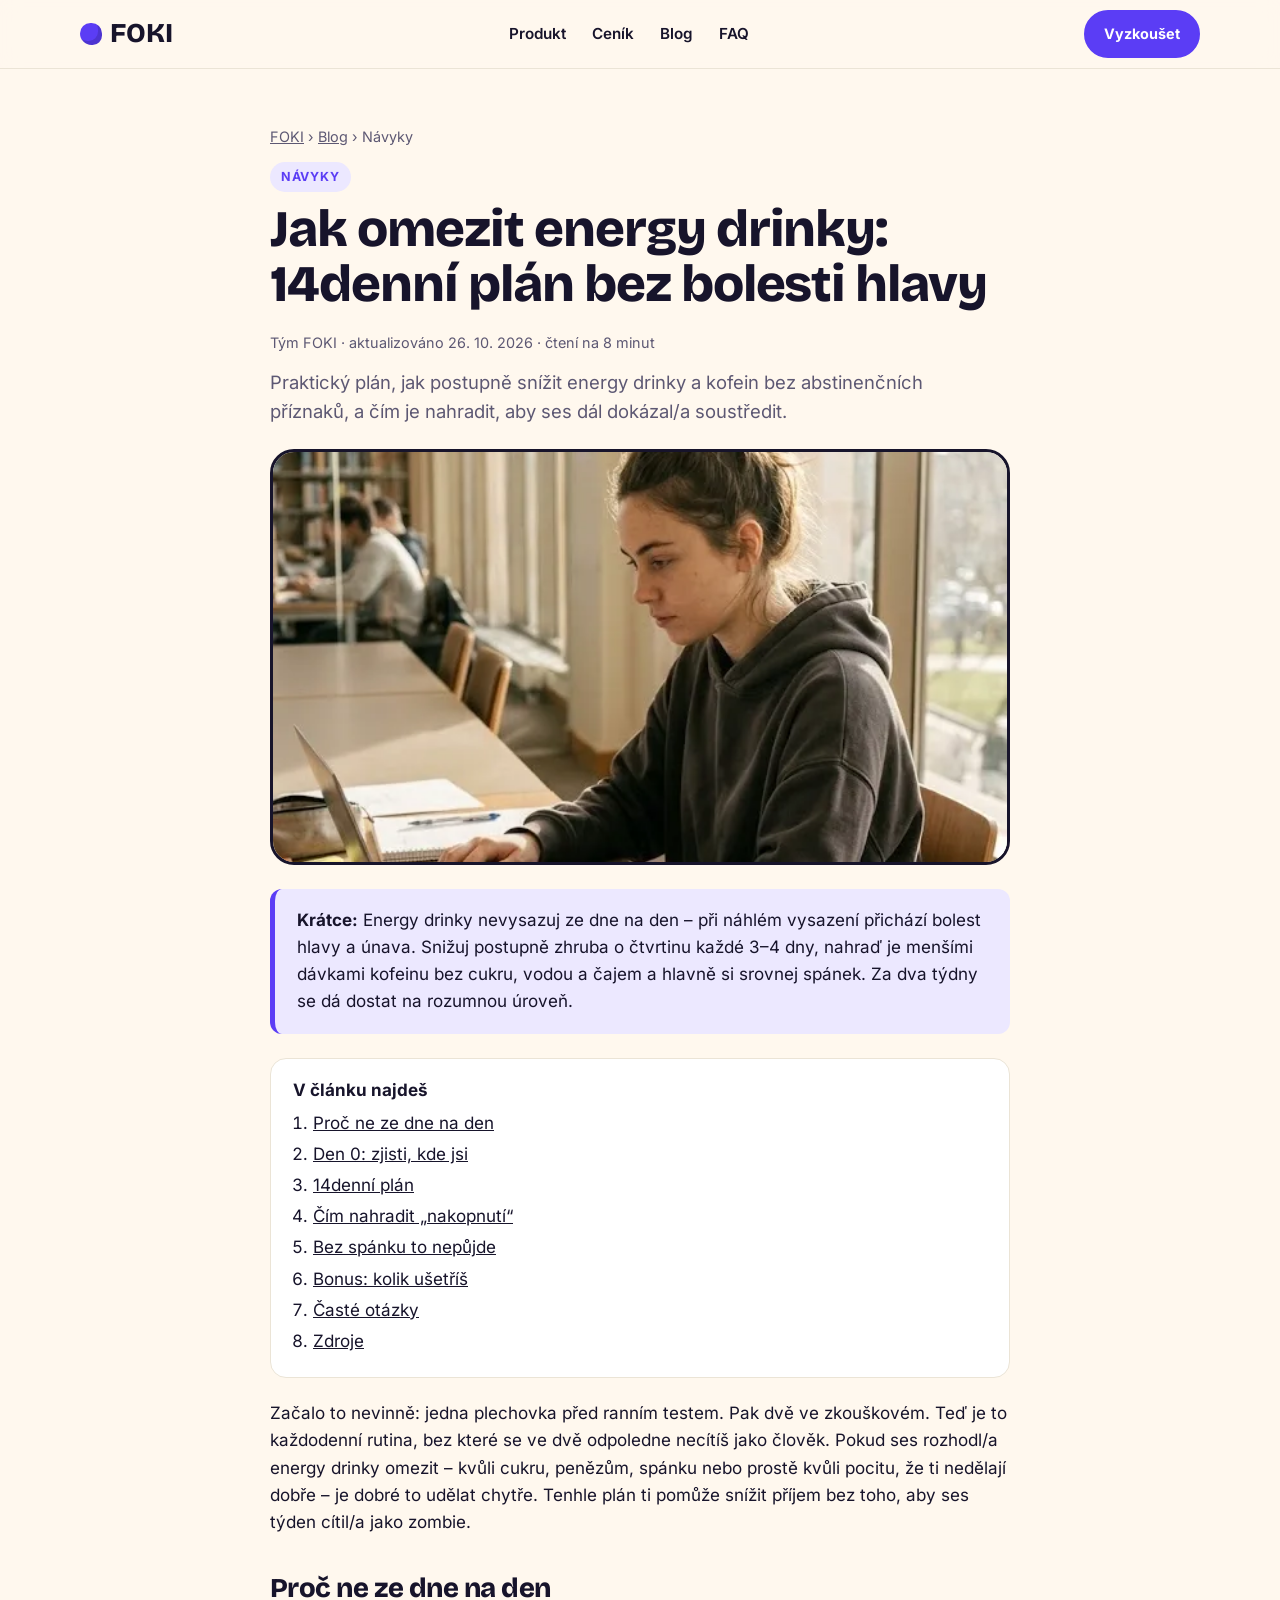
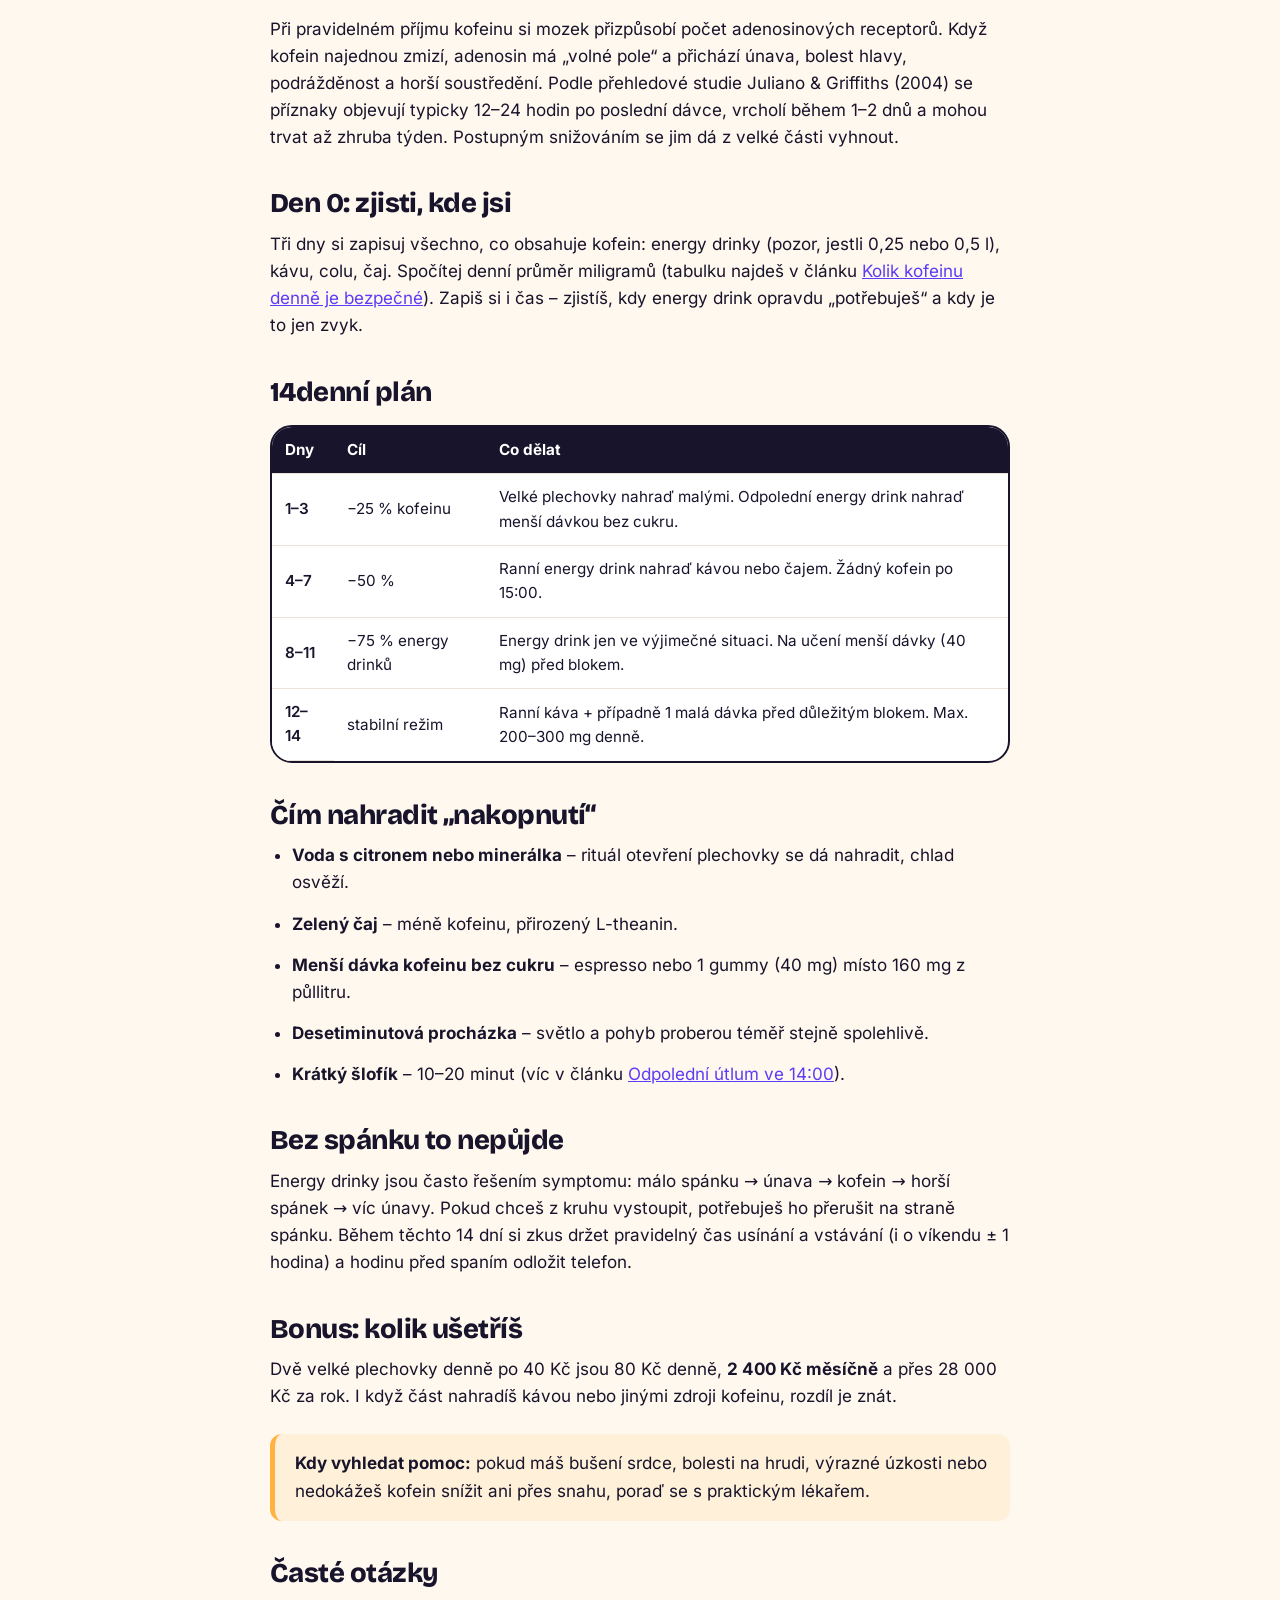
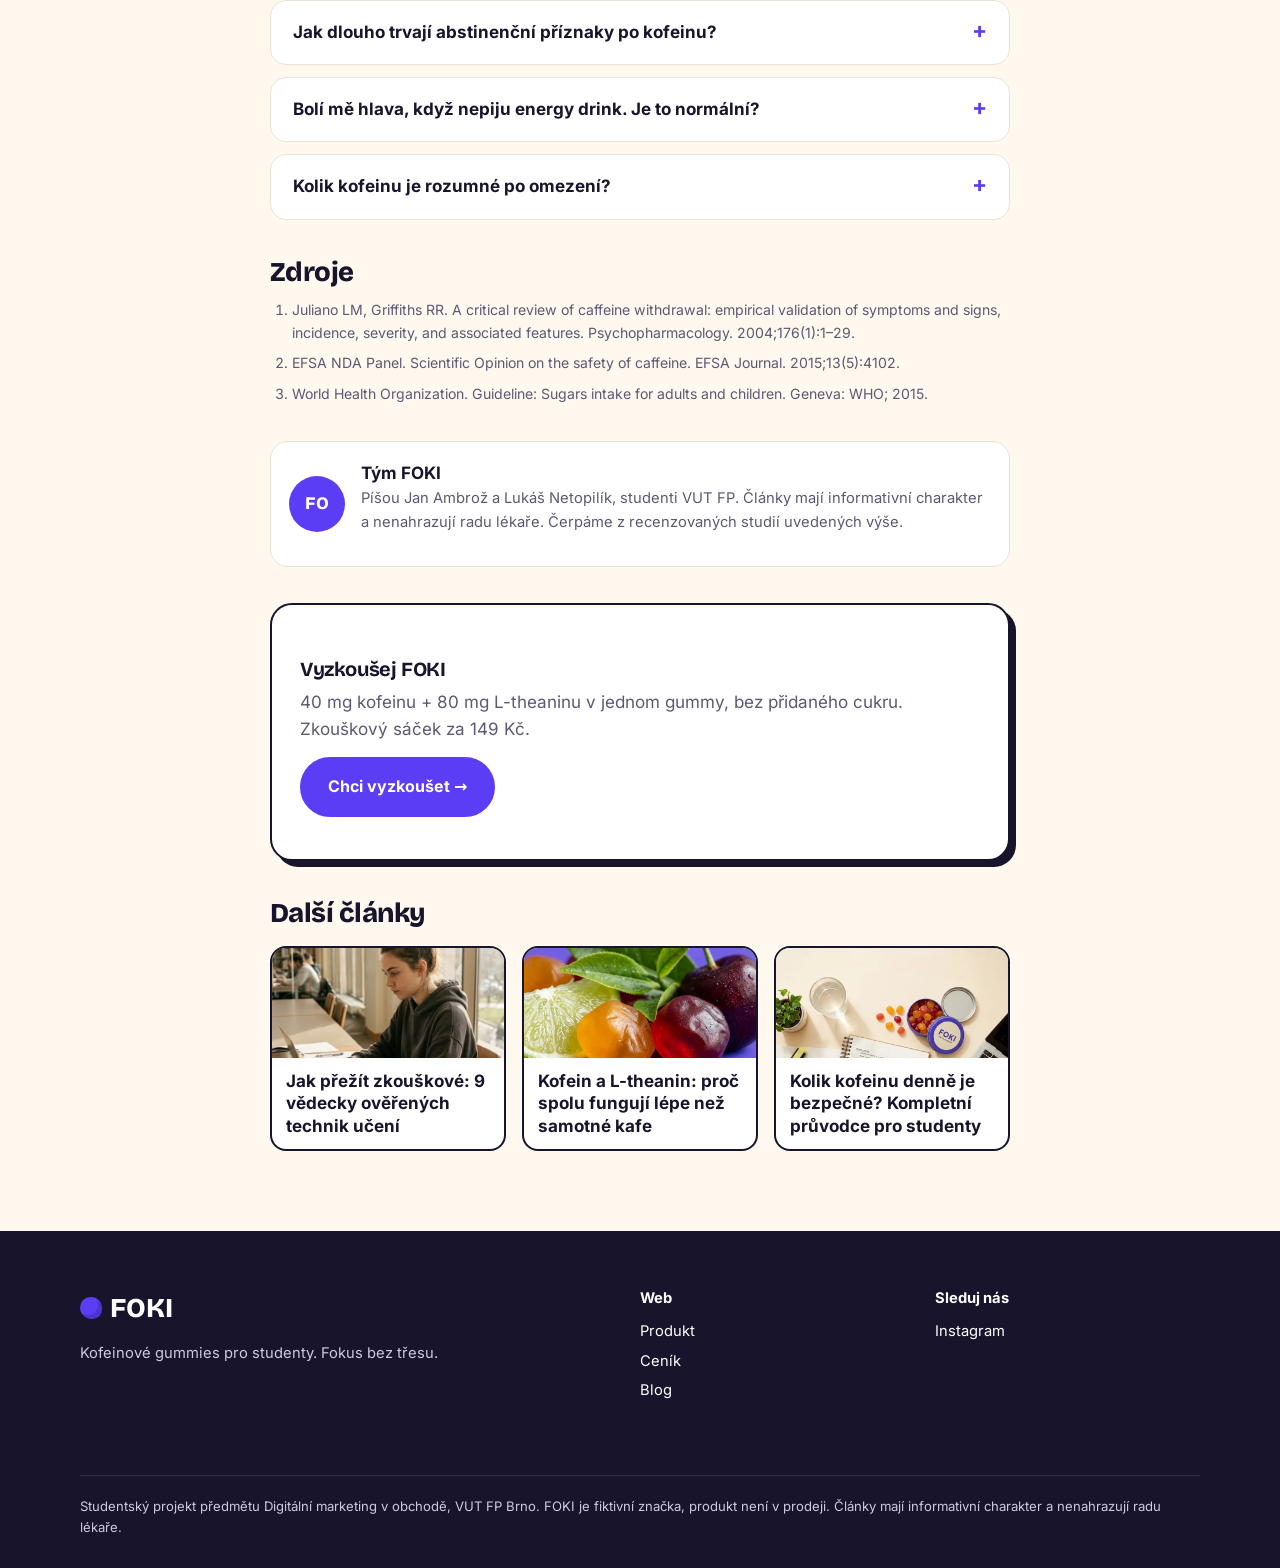
<file: blog/jak-omezit-energy-drinky.html>
<!doctype html>
<html lang="cs">
<head>
<meta charset="utf-8">
<meta name="viewport" content="width=device-width, initial-scale=1">
<title>Jak omezit energy drinky: 14denní plán bez bolesti hlavy | FOKI blog</title>
<meta name="description" content="Praktický plán, jak postupně snížit energy drinky a kofein bez abstinenčních příznaků, a čím je nahradit, aby ses dál dokázal/a soustředit.">
<link rel="canonical" href="https://foki-gummies.github.io/blog/jak-omezit-energy-drinky.html">
<meta property="og:type" content="article"><meta property="og:title" content="Jak omezit energy drinky: 14denní plán bez bolesti hlavy | FOKI blog"><meta property="og:description" content="Praktický plán, jak postupně snížit energy drinky a kofein bez abstinenčních příznaků, a čím je nahradit, aby ses dál dokázal/a soustředit."><meta property="og:image" content="https://foki-gummies.github.io/assets/fokus.webp">
<meta name="twitter:card" content="summary_large_image">
<link rel="icon" href="../assets/favicon.svg" type="image/svg+xml">
<style>@font-face{font-family:'Bricolage Grotesque';font-style:normal;font-weight:700;font-display:swap;src:url(../assets/fonts/bricolage-grotesque-latin-700-normal.woff2) format('woff2');unicode-range:U+0000-00FF,U+0131,U+0152-0153,U+02BB-02BC,U+02C6,U+02DA,U+02DC,U+0304,U+0308,U+0329,U+2000-206F,U+20AC,U+2122,U+2191,U+2193,U+2212,U+2215,U+FEFF,U+FFFD}
@font-face{font-family:'Bricolage Grotesque';font-style:normal;font-weight:700;font-display:swap;src:url(../assets/fonts/bricolage-grotesque-latin-ext-700-normal.woff2) format('woff2');unicode-range:U+0100-02BA,U+02BD-02C5,U+02C7-02CC,U+02CE-02D7,U+02DD-02FF,U+0304,U+0308,U+0329,U+1D00-1DBF,U+1E00-1E9F,U+1EF2-1EFF,U+2020,U+20A0-20AB,U+20AD-20C0,U+2113,U+2C60-2C7F,U+A720-A7FF}
@font-face{font-family:'Bricolage Grotesque';font-style:normal;font-weight:800;font-display:swap;src:url(../assets/fonts/bricolage-grotesque-latin-800-normal.woff2) format('woff2');unicode-range:U+0000-00FF,U+0131,U+0152-0153,U+02BB-02BC,U+02C6,U+02DA,U+02DC,U+0304,U+0308,U+0329,U+2000-206F,U+20AC,U+2122,U+2191,U+2193,U+2212,U+2215,U+FEFF,U+FFFD}
@font-face{font-family:'Bricolage Grotesque';font-style:normal;font-weight:800;font-display:swap;src:url(../assets/fonts/bricolage-grotesque-latin-ext-800-normal.woff2) format('woff2');unicode-range:U+0100-02BA,U+02BD-02C5,U+02C7-02CC,U+02CE-02D7,U+02DD-02FF,U+0304,U+0308,U+0329,U+1D00-1DBF,U+1E00-1E9F,U+1EF2-1EFF,U+2020,U+20A0-20AB,U+20AD-20C0,U+2113,U+2C60-2C7F,U+A720-A7FF}
@font-face{font-family:'Inter';font-style:normal;font-weight:400;font-display:swap;src:url(../assets/fonts/inter-latin-400-normal.woff2) format('woff2');unicode-range:U+0000-00FF,U+0131,U+0152-0153,U+02BB-02BC,U+02C6,U+02DA,U+02DC,U+0304,U+0308,U+0329,U+2000-206F,U+20AC,U+2122,U+2191,U+2193,U+2212,U+2215,U+FEFF,U+FFFD}
@font-face{font-family:'Inter';font-style:normal;font-weight:400;font-display:swap;src:url(../assets/fonts/inter-latin-ext-400-normal.woff2) format('woff2');unicode-range:U+0100-02BA,U+02BD-02C5,U+02C7-02CC,U+02CE-02D7,U+02DD-02FF,U+0304,U+0308,U+0329,U+1D00-1DBF,U+1E00-1E9F,U+1EF2-1EFF,U+2020,U+20A0-20AB,U+20AD-20C0,U+2113,U+2C60-2C7F,U+A720-A7FF}
@font-face{font-family:'Inter';font-style:normal;font-weight:500;font-display:swap;src:url(../assets/fonts/inter-latin-500-normal.woff2) format('woff2');unicode-range:U+0000-00FF,U+0131,U+0152-0153,U+02BB-02BC,U+02C6,U+02DA,U+02DC,U+0304,U+0308,U+0329,U+2000-206F,U+20AC,U+2122,U+2191,U+2193,U+2212,U+2215,U+FEFF,U+FFFD}
@font-face{font-family:'Inter';font-style:normal;font-weight:500;font-display:swap;src:url(../assets/fonts/inter-latin-ext-500-normal.woff2) format('woff2');unicode-range:U+0100-02BA,U+02BD-02C5,U+02C7-02CC,U+02CE-02D7,U+02DD-02FF,U+0304,U+0308,U+0329,U+1D00-1DBF,U+1E00-1E9F,U+1EF2-1EFF,U+2020,U+20A0-20AB,U+20AD-20C0,U+2113,U+2C60-2C7F,U+A720-A7FF}
@font-face{font-family:'Inter';font-style:normal;font-weight:600;font-display:swap;src:url(../assets/fonts/inter-latin-600-normal.woff2) format('woff2');unicode-range:U+0000-00FF,U+0131,U+0152-0153,U+02BB-02BC,U+02C6,U+02DA,U+02DC,U+0304,U+0308,U+0329,U+2000-206F,U+20AC,U+2122,U+2191,U+2193,U+2212,U+2215,U+FEFF,U+FFFD}
@font-face{font-family:'Inter';font-style:normal;font-weight:600;font-display:swap;src:url(../assets/fonts/inter-latin-ext-600-normal.woff2) format('woff2');unicode-range:U+0100-02BA,U+02BD-02C5,U+02C7-02CC,U+02CE-02D7,U+02DD-02FF,U+0304,U+0308,U+0329,U+1D00-1DBF,U+1E00-1E9F,U+1EF2-1EFF,U+2020,U+20A0-20AB,U+20AD-20C0,U+2113,U+2C60-2C7F,U+A720-A7FF}
@font-face{font-family:'Inter';font-style:normal;font-weight:700;font-display:swap;src:url(../assets/fonts/inter-latin-700-normal.woff2) format('woff2');unicode-range:U+0000-00FF,U+0131,U+0152-0153,U+02BB-02BC,U+02C6,U+02DA,U+02DC,U+0304,U+0308,U+0329,U+2000-206F,U+20AC,U+2122,U+2191,U+2193,U+2212,U+2215,U+FEFF,U+FFFD}
@font-face{font-family:'Inter';font-style:normal;font-weight:700;font-display:swap;src:url(../assets/fonts/inter-latin-ext-700-normal.woff2) format('woff2');unicode-range:U+0100-02BA,U+02BD-02C5,U+02C7-02CC,U+02CE-02D7,U+02DD-02FF,U+0304,U+0308,U+0329,U+1D00-1DBF,U+1E00-1E9F,U+1EF2-1EFF,U+2020,U+20A0-20AB,U+20AD-20C0,U+2113,U+2C60-2C7F,U+A720-A7FF}
:root{
  --violet:#5B3DF5;--violet-d:#4127d6;--violet-l:#ECE8FF;
  --mango:#FFB23F;--cherry:#E63E6D;--cream:#FFF8EE;--ink:#17142B;--muted:#5d5873;
  --card:#ffffff;--line:#ebe4d6;--radius:22px;
  --shadow:0 10px 30px -12px rgba(23,20,43,.25);
}
*{box-sizing:border-box;margin:0;padding:0}
html{scroll-behavior:smooth}
body{font-family:"Inter",system-ui,-apple-system,Segoe UI,Roboto,sans-serif;background:var(--cream);color:var(--ink);line-height:1.6;font-size:17px;-webkit-font-smoothing:antialiased}
img,svg{max-width:100%;display:block}
a{color:var(--violet)}
h1,h2,h3{font-family:"Bricolage Grotesque","Inter",sans-serif;line-height:1.08;letter-spacing:-.02em}
h1{font-size:clamp(2.6rem,6.5vw,5rem);font-weight:800}
h2{font-size:clamp(1.9rem,4vw,3rem);font-weight:800;margin-bottom:.6em}
h3{font-size:1.3rem;font-weight:700;margin-bottom:.35em}
.wrap{max-width:1160px;margin:0 auto;padding:0 20px}
.skip{position:absolute;left:-999px}.skip:focus{left:12px;top:12px;background:#fff;padding:8px 12px;z-index:99}
.eyebrow{display:inline-block;font-weight:700;font-size:.8rem;letter-spacing:.12em;text-transform:uppercase;color:var(--violet);background:var(--violet-l);padding:6px 12px;border-radius:99px;margin-bottom:18px}
.lead{font-size:1.2rem;color:var(--muted);max-width:56ch}
.btn{display:inline-flex;align-items:center;gap:8px;font-weight:700;text-decoration:none;border-radius:99px;padding:15px 26px;border:2px solid var(--ink);transition:transform .15s,box-shadow .15s;cursor:pointer;font-size:1rem;font-family:inherit}
.btn:hover{transform:translateY(-2px);box-shadow:0 6px 0 var(--ink)}
.btn-primary{background:var(--violet);color:#fff;border-color:var(--violet)}
.btn-primary:hover{box-shadow:0 6px 0 var(--ink)}
.btn-ghost{background:transparent;color:var(--ink)}
/* nav */
.nav{position:sticky;top:0;z-index:50;background:rgba(255,248,238,.88);backdrop-filter:blur(10px);border-bottom:1px solid var(--line)}
.nav .wrap{display:flex;align-items:center;justify-content:space-between;height:68px}
.logo{font-family:"Bricolage Grotesque",sans-serif;font-weight:800;font-size:1.7rem;text-decoration:none;color:var(--ink);display:flex;align-items:center;gap:8px}
.logo i{width:22px;height:22px;border-radius:50% 50% 45% 55%;background:var(--violet);display:inline-block;box-shadow:inset -4px -4px 0 rgba(0,0,0,.15)}
.nav ul{display:flex;gap:26px;list-style:none}
.nav ul a{text-decoration:none;color:var(--ink);font-weight:600;font-size:.95rem}
.nav ul a:hover{color:var(--violet)}
.nav .btn{padding:10px 18px;font-size:.9rem}
@media(max-width:860px){.nav ul{display:none}}
/* hero */
.hero{padding:64px 0 40px;overflow:hidden}
.hero .wrap{display:grid;grid-template-columns:1.1fr .9fr;gap:40px;align-items:center}
.hero h1 em{font-style:normal;color:var(--violet);position:relative;white-space:nowrap}
.hero h1 em::after{content:"";position:absolute;left:0;right:0;bottom:.04em;height:.18em;background:var(--mango);z-index:-1;border-radius:4px}
.hero .lead{margin:22px 0 30px}
.hero-ctas{display:flex;gap:14px;flex-wrap:wrap}
.hero-facts{display:flex;gap:22px;margin-top:34px;flex-wrap:wrap;font-weight:600;font-size:.95rem}
.hero-facts span{display:flex;align-items:center;gap:8px}
.hero-facts b{display:inline-grid;place-items:center;width:30px;height:30px;border-radius:50%;background:#fff;border:2px solid var(--ink);font-size:.8rem}
.hero-art{position:relative}
@media(max-width:860px){.hero .wrap{grid-template-columns:1fr}.hero-art{width:100%;max-width:360px;margin:0 auto}}
/* marquee */
.marquee{background:var(--ink);color:var(--cream);padding:14px 0;overflow:hidden;white-space:nowrap;font-weight:700;font-family:"Bricolage Grotesque",sans-serif;font-size:1.2rem}
.marquee div{display:inline-block;animation:mq 28s linear infinite}
.marquee span{margin:0 26px}.marquee span::before{content:"●";color:var(--mango);margin-right:26px}
@keyframes mq{to{transform:translateX(-50%)}}
@media(prefers-reduced-motion:reduce){.marquee div{animation:none}}
section{padding:88px 0}
.center{text-align:center}.center .lead{margin:0 auto}
/* problem */
.grid3{display:grid;grid-template-columns:repeat(3,1fr);gap:20px;margin-top:40px}
.grid2{display:grid;grid-template-columns:1fr 1fr;gap:40px;align-items:center}
@media(max-width:860px){.grid3,.grid2{grid-template-columns:1fr}}
.card{background:var(--card);border:2px solid var(--ink);border-radius:var(--radius);padding:28px;box-shadow:6px 6px 0 var(--ink)}
.card .emoji{font-size:2rem;margin-bottom:10px}
.card p{color:var(--muted)}
/* product */
.product{background:var(--violet);color:#fff}
.product .eyebrow{background:rgba(255,255,255,.15);color:#fff}
.product .lead{color:#fff}
.ingr{display:grid;grid-template-columns:repeat(2,1fr);gap:16px;margin-top:28px}
.ingr div{background:rgba(23,20,43,.18);border:1.5px solid rgba(255,255,255,.3);border-radius:18px;padding:18px}
.ingr strong{display:block;font-family:"Bricolage Grotesque",sans-serif;font-size:1.8rem}
.ingr small{color:#fff;font-size:.9rem}
.note{font-size:.85rem;color:#fff;margin-top:22px}
/* how */
.steps{counter-reset:s;display:grid;grid-template-columns:repeat(3,1fr);gap:20px;margin-top:36px}
.steps li{list-style:none;counter-increment:s;background:#fff;border-radius:var(--radius);padding:28px;border:1px solid var(--line)}
.steps li::before{content:counter(s);display:grid;place-items:center;width:44px;height:44px;border-radius:50%;background:var(--mango);font-weight:800;margin-bottom:14px;font-size:1.2rem}
@media(max-width:860px){.steps{grid-template-columns:1fr}}
/* compare */
.tbl{width:100%;border-collapse:separate;border-spacing:0;background:#fff;border:2px solid var(--ink);border-radius:var(--radius);overflow:hidden;margin-top:30px;font-size:.98rem}
.tbl th,.tbl td{padding:15px 18px;text-align:left;border-bottom:1px solid var(--line)}
.tbl thead th{background:var(--ink);color:#fff;font-weight:700}
.tbl td.us,.tbl th.us{background:var(--violet-l);font-weight:700}
.tbl thead th.us{background:var(--violet)}
.tbl tr:last-child td{border-bottom:0}
.tbl-wrap{overflow-x:auto}
/* pricing */
.prices{display:grid;grid-template-columns:repeat(3,1fr);gap:22px;margin-top:40px;align-items:stretch}
@media(max-width:860px){.prices{grid-template-columns:1fr}}
.price{background:#fff;border:2px solid var(--ink);border-radius:var(--radius);padding:30px;display:flex;flex-direction:column;position:relative}
.price.hot{background:var(--ink);color:#fff;transform:translateY(-10px);box-shadow:8px 8px 0 var(--violet)}
.price.hot .muted{color:#bdb7d4}
.badge{position:absolute;top:-14px;left:24px;background:var(--mango);color:var(--ink);font-weight:800;font-size:.78rem;padding:5px 12px;border-radius:99px;border:2px solid var(--ink)}
.price .amt{font-family:"Bricolage Grotesque",sans-serif;font-size:3rem;font-weight:800;margin:10px 0 0}
.price .amt small{font-size:1rem;font-weight:600}
.price ul{list-style:none;margin:18px 0 26px;flex:1}
.price li{padding:6px 0;padding-left:26px;position:relative}
.price li::before{content:"✓";position:absolute;left:0;color:var(--violet);font-weight:800}
.price.hot li::before{color:var(--mango)}
.muted{color:var(--muted);font-size:.92rem}
.code{display:inline-block;background:var(--mango);padding:2px 10px;border-radius:8px;font-weight:800;border:1.5px dashed var(--ink)}
/* reviews */
.reviews{background:#fff}
.quote{background:var(--cream);border-radius:var(--radius);padding:28px;border:1px solid var(--line)}
.quote p{font-size:1.08rem;margin-bottom:16px}
.quote footer{font-weight:700;font-size:.92rem}
.quote footer span{display:block;font-weight:500;color:var(--muted)}
.disclaimer{font-size:.85rem;color:var(--muted);margin-top:22px;text-align:center}
/* screens */
.screens{display:flex;gap:22px;justify-content:center;margin-top:40px;flex-wrap:wrap}
.phone{width:240px;background:var(--ink);border-radius:36px;padding:12px;box-shadow:var(--shadow)}
.phone .scr{background:var(--cream);border-radius:26px;height:440px;overflow:hidden;padding:18px 16px;font-size:.82rem}
.phone .scr .ph-t{display:block;font-weight:800;font-family:"Bricolage Grotesque",sans-serif;font-size:1.1rem;margin-bottom:10px}
.pill{display:inline-block;background:var(--violet-l);color:var(--violet);border-radius:99px;padding:3px 10px;font-weight:700;font-size:.7rem}
.streak{display:grid;grid-template-columns:repeat(7,1fr);gap:5px;margin:12px 0}
.streak i{aspect-ratio:1;border-radius:8px;background:#e9e2d5}
.streak i.on{background:var(--violet)}.streak i.m{background:var(--mango)}
.rowi{display:flex;justify-content:space-between;align-items:center;background:#fff;border-radius:12px;padding:10px 12px;margin-top:8px;border:1px solid var(--line)}
/* team */
.team{display:grid;grid-template-columns:repeat(2,1fr);gap:22px;margin-top:36px;max-width:820px;margin-left:auto;margin-right:auto}
@media(max-width:700px){.team{grid-template-columns:1fr}}
.member{display:flex;gap:18px;align-items:center;background:#fff;border:2px solid var(--ink);border-radius:var(--radius);padding:22px}
.avatar{flex:none;width:76px;height:76px;border-radius:50%;display:grid;place-items:center;font-family:"Bricolage Grotesque",sans-serif;font-weight:800;font-size:1.6rem;color:#fff}
/* faq */
details{background:#fff;border:1px solid var(--line);border-radius:16px;padding:18px 22px;margin-top:12px}
summary{font-weight:700;cursor:pointer;list-style:none;display:flex;justify-content:space-between;gap:20px}
summary::after{content:"+";font-size:1.4rem;line-height:1;color:var(--violet)}
details[open] summary::after{content:"–"}
details p{margin-top:12px;color:var(--muted)}
.faq{max-width:820px;margin:0 auto}
/* cta */
.cta{background:var(--mango);border-top:2px solid var(--ink);border-bottom:2px solid var(--ink)}
.cta form{display:flex;gap:12px;flex-wrap:wrap;margin-top:24px;justify-content:center}
.cta input{flex:1;min-width:240px;max-width:380px;padding:15px 20px;border-radius:99px;border:2px solid var(--ink);font-size:1rem;font-family:inherit}
.cta .ok{display:none;font-weight:700;margin-top:16px}
/* blog */
.posts{display:grid;grid-template-columns:repeat(3,1fr);gap:22px;margin-top:36px}
@media(max-width:860px){.posts{grid-template-columns:1fr}}
.post{background:#fff;border:2px solid var(--ink);border-radius:var(--radius);overflow:hidden;text-decoration:none;color:var(--ink);display:flex;flex-direction:column;transition:transform .15s}
.post:hover{transform:translateY(-4px)}
.post .ph{height:150px;display:grid;place-items:center;font-size:3rem}
.post .bd{padding:22px}
.post .bd p{color:var(--muted);font-size:.95rem}
.article{max-width:740px;margin:0 auto;padding:56px 20px 80px}
.article h1{font-size:clamp(2rem,5vw,3.2rem);margin:10px 0 18px}
.article h2{font-size:1.7rem;margin:38px 0 12px}
.article p,.article li{margin-bottom:14px}
.article ul,.article ol{padding-left:22px}
.article .tldr{background:var(--violet-l);border-left:5px solid var(--violet);padding:18px 22px;border-radius:12px;margin:24px 0}
.article .meta{color:var(--muted);font-size:.9rem}
/* footer */
footer.site{background:var(--ink);color:#cfc9e4;padding:56px 0 30px;font-size:.92rem}
footer.site .wrap{display:grid;grid-template-columns:2fr 1fr 1fr;gap:30px}
footer.site a{color:#fff;text-decoration:none}
footer.site h4{color:#fff;margin-bottom:10px}
footer.site ul{list-style:none}footer.site li{margin:6px 0}
.legal{border-top:1px solid #34304d;margin-top:36px;padding-top:20px;grid-column:1/-1;font-size:.82rem}
@media(max-width:700px){footer.site .wrap{grid-template-columns:1fr}}
.float{animation:fl 5s ease-in-out infinite}
@keyframes fl{50%{transform:translateY(-12px) rotate(2deg)}}
@media(prefers-reduced-motion:reduce){.float{animation:none}}
.tbl tbody th{font-weight:600;background:#fff}
.hero-img{border-radius:32px;border:3px solid var(--ink);box-shadow:10px 10px 0 var(--violet);aspect-ratio:1;object-fit:cover;width:100%;height:auto}
.product-img{border-radius:28px;border:3px solid var(--ink);box-shadow:10px 10px 0 var(--mango);width:100%;height:auto}
</style>
<style>
.article{max-width:780px}.crumbs{font-size:.9rem;color:var(--muted)}.crumbs a{color:var(--muted)}
.chip{display:inline-block;background:var(--violet-l);color:var(--violet);font-weight:700;font-size:.78rem;letter-spacing:.06em;text-transform:uppercase;padding:5px 11px;border-radius:99px}
.art-hero{width:100%;height:auto;aspect-ratio:16/9;object-fit:cover;border-radius:24px;border:3px solid var(--ink);margin:22px 0 6px}
.article .lead{font-size:1.15rem;color:var(--muted);margin:6px 0 0}
.toc{background:#fff;border:1px solid var(--line);border-radius:16px;padding:18px 22px;margin:22px 0}.toc b{display:block;margin-bottom:6px}.toc ol{padding-left:20px;margin:0}.toc li{margin:4px 0}.toc a{color:var(--ink)}
.callout{background:#FFF1D9;border-left:5px solid var(--mango);padding:16px 20px;border-radius:12px;margin:24px 0}
.article h3{font-size:1.25rem;margin:26px 0 8px}.article table{margin:18px 0}.article .tbl th,.article .tbl td{padding:11px 13px;font-size:.95rem}
.sources{font-size:.88rem;color:var(--muted)}.sources li{margin-bottom:8px}
.author{display:flex;gap:16px;align-items:center;background:#fff;border:1px solid var(--line);border-radius:18px;padding:18px;margin-top:36px}.author .avatar{width:56px;height:56px;font-size:1.1rem}
.related{display:grid;grid-template-columns:repeat(3,1fr);gap:16px;margin-top:18px}@media(max-width:760px){.related{grid-template-columns:1fr}}
.related a{display:block;background:#fff;border:2px solid var(--ink);border-radius:16px;overflow:hidden;text-decoration:none;color:var(--ink)}.related img{width:100%;height:110px;object-fit:cover}.related span{display:block;padding:12px 14px;font-weight:700;line-height:1.3}
.filters{display:flex;gap:10px;flex-wrap:wrap;justify-content:center;margin-top:26px}.filters button{font:inherit;font-weight:700;border:2px solid var(--ink);background:#fff;border-radius:99px;padding:8px 16px;cursor:pointer}.filters button[aria-pressed=true]{background:var(--ink);color:#fff}
.featured{display:grid;grid-template-columns:1.2fr 1fr;gap:0;background:#fff;border:3px solid var(--ink);border-radius:26px;overflow:hidden;text-decoration:none;color:var(--ink);margin-top:40px;box-shadow:8px 8px 0 var(--violet)}.featured img{width:100%;height:100%;min-height:280px;object-fit:cover}.featured div{padding:32px}.featured h2{font-size:clamp(1.6rem,3vw,2.3rem);margin:12px 0}@media(max-width:760px){.featured{grid-template-columns:1fr}}
.post img{width:100%;height:170px;object-fit:cover}.post .meta{font-size:.85rem;color:var(--muted);margin-top:10px}
</style>
<script>
  window.dataLayer = window.dataLayer || [];
  function gtag(){dataLayer.push(arguments);}
  gtag('js', new Date());
  gtag('config', 'G-N1XZK6HEEN');
  (function(c,a){c[a]=c[a]||function(){(c[a].q=c[a].q||[]).push(arguments)};})(window,"clarity");
  // Měřicí skripty se načtou až po vykreslení stránky (rychlejší první zobrazení)
  window.addEventListener('load', function(){ setTimeout(function(){
    var s=document.createElement('script'); s.async=1; s.src='https://www.googletagmanager.com/gtag/js?id=G-N1XZK6HEEN'; document.head.appendChild(s);
    var t=document.createElement('script'); t.async=1; t.src='https://www.clarity.ms/tag/ytgz9owi85'; document.head.appendChild(t);
  }, 1500); });
</script>
<script type="application/ld+json">{"@context":"https://schema.org","@graph":[{"@type":"BlogPosting","headline":"Jak omezit energy drinky: 14denní plán bez bolesti hlavy","description":"Praktický plán, jak postupně snížit energy drinky a kofein bez abstinenčních příznaků, a čím je nahradit, aby ses dál dokázal/a soustředit.","datePublished":"2026-10-06","dateModified":"2026-10-26","image":"https://foki-gummies.github.io/assets/fokus.webp","author":{"@type":"Organization","name":"Tým FOKI"},"publisher":{"@type":"Organization","name":"FOKI","logo":{"@type":"ImageObject","url":"https://foki-gummies.github.io/assets/favicon.svg"}},"mainEntityOfPage":"https://foki-gummies.github.io/blog/jak-omezit-energy-drinky.html","inLanguage":"cs","articleSection":"Návyky","citation":["Juliano LM, Griffiths RR. A critical review of caffeine withdrawal: empirical validation of symptoms and signs, incidence, severity, and associated features. Psychopharmacology. 2004;176(1):1–29.","EFSA NDA Panel. Scientific Opinion on the safety of caffeine. EFSA Journal. 2015;13(5):4102.","World Health Organization. Guideline: Sugars intake for adults and children. Geneva: WHO; 2015."]},{"@type":"FAQPage","mainEntity":[{"@type":"Question","name":"Jak dlouho trvají abstinenční příznaky po kofeinu?","acceptedAnswer":{"@type":"Answer","text":"Obvykle nastupují 12–24 hodin po poslední dávce, vrcholí během 1–2 dnů a odezní zhruba do týdne."}},{"@type":"Question","name":"Bolí mě hlava, když nepiju energy drink. Je to normální?","acceptedAnswer":{"@type":"Answer","text":"Ano, bolest hlavy je nejčastější příznak vysazení kofeinu. Postupné snižování ji zmírní."}},{"@type":"Question","name":"Kolik kofeinu je rozumné po omezení?","acceptedAnswer":{"@type":"Answer","text":"Pro zdravé dospělé je bezpečný limit 400 mg denně; mnoha lidem ale stačí 100–200 mg rozložených během dopoledne."}}]},{"@type":"BreadcrumbList","itemListElement":[{"@type":"ListItem","position":1,"name":"FOKI","item":"https://foki-gummies.github.io/"},{"@type":"ListItem","position":2,"name":"Blog","item":"https://foki-gummies.github.io/blog/"},{"@type":"ListItem","position":3,"name":"Jak omezit energy drinky: 14denní plán bez bolesti hlavy","item":"https://foki-gummies.github.io/blog/jak-omezit-energy-drinky.html"}]}]}</script>
</head>
<body>
<nav class="nav" aria-label="Hlavní navigace"><div class="wrap">
<a class="logo" href="../"><i aria-hidden="true"></i>FOKI</a>
<ul><li><a href="../#produkt">Produkt</a></li><li><a href="../#cenik">Ceník</a></li><li><a href="../blog/">Blog</a></li><li><a href="../#faq">FAQ</a></li></ul>
<a class="btn btn-primary" href="../#cenik" data-track="cta_nav" data-label="Vyzkoušet">Vyzkoušet</a>
</div></nav>
<main>
<article class="article">
<p class="crumbs"><a href="../">FOKI</a> › <a href="./">Blog</a> › Návyky</p>
<span class="chip">Návyky</span>
<h1>Jak omezit energy drinky: 14denní plán bez bolesti hlavy</h1>
<p class="meta">Tým FOKI · aktualizováno 26. 10. 2026 · čtení na 8 minut</p>
<p class="lead">Praktický plán, jak postupně snížit energy drinky a kofein bez abstinenčních příznaků, a čím je nahradit, aby ses dál dokázal/a soustředit.</p>
<img class="art-hero" src="../assets/fokus.webp" alt="" width="780" height="439" fetchpriority="high">
<div class="tldr"><strong>Krátce:</strong> Energy drinky nevysazuj ze dne na den – při náhlém vysazení přichází bolest hlavy a únava. Snižuj postupně zhruba o čtvrtinu každé 3–4 dny, nahraď je menšími dávkami kofeinu bez cukru, vodou a čajem a hlavně si srovnej spánek. Za dva týdny se dá dostat na rozumnou úroveň.</div>
<nav class="toc" aria-label="Obsah článku"><b>V článku najdeš</b><ol><li><a href="#proc-postupne">Proč ne ze dne na den</a></li><li><a href="#den-0">Den 0: zjisti, kde jsi</a></li><li><a href="#plan">14denní plán</a></li><li><a href="#nahrady">Čím nahradit „nakopnutí“</a></li><li><a href="#spanek">Bez spánku to nepůjde</a></li><li><a href="#penize">Bonus: kolik ušetříš</a></li><li><a href="#faq">Časté otázky</a></li><li><a href="#zdroje">Zdroje</a></li></ol></nav>

<p>Začalo to nevinně: jedna plechovka před ranním testem. Pak dvě ve zkouškovém. Teď je to každodenní rutina, bez které se ve dvě odpoledne necítíš jako člověk. Pokud ses rozhodl/a energy drinky omezit – kvůli cukru, penězům, spánku nebo prostě kvůli pocitu, že ti nedělají dobře – je dobré to udělat chytře. Tenhle plán ti pomůže snížit příjem bez toho, aby ses týden cítil/a jako zombie.</p>
<h2 id="proc-postupne">Proč ne ze dne na den</h2>
<p>Při pravidelném příjmu kofeinu si mozek přizpůsobí počet adenosinových receptorů. Když kofein najednou zmizí, adenosin má „volné pole“ a přichází únava, bolest hlavy, podrážděnost a horší soustředění. Podle přehledové studie Juliano &amp; Griffiths (2004) se příznaky objevují typicky 12–24 hodin po poslední dávce, vrcholí během 1–2 dnů a mohou trvat až zhruba týden. Postupným snižováním se jim dá z velké části vyhnout.</p>
<h2 id="den-0">Den 0: zjisti, kde jsi</h2>
<p>Tři dny si zapisuj všechno, co obsahuje kofein: energy drinky (pozor, jestli 0,25 nebo 0,5 l), kávu, colu, čaj. Spočítej denní průměr miligramů (tabulku najdeš v článku <a href="kolik-kofeinu-denne.html">Kolik kofeinu denně je bezpečné</a>). Zapiš si i čas – zjistíš, kdy energy drink opravdu „potřebuješ“ a kdy je to jen zvyk.</p>
<h2 id="plan">14denní plán</h2>
<table class="tbl"><thead><tr><th scope="col">Dny</th><th scope="col">Cíl</th><th scope="col">Co dělat</th></tr></thead><tbody>
<tr><th scope="row">1–3</th><td>−25 % kofeinu</td><td>Velké plechovky nahraď malými. Odpolední energy drink nahraď menší dávkou bez cukru.</td></tr>
<tr><th scope="row">4–7</th><td>−50 %</td><td>Ranní energy drink nahraď kávou nebo čajem. Žádný kofein po 15:00.</td></tr>
<tr><th scope="row">8–11</th><td>−75 % energy drinků</td><td>Energy drink jen ve výjimečné situaci. Na učení menší dávky (40 mg) před blokem.</td></tr>
<tr><th scope="row">12–14</th><td>stabilní režim</td><td>Ranní káva + případně 1 malá dávka před důležitým blokem. Max. 200–300 mg denně.</td></tr>
</tbody></table>
<h2 id="nahrady">Čím nahradit „nakopnutí“</h2>
<ul>
<li><b>Voda s citronem nebo minerálka</b> – rituál otevření plechovky se dá nahradit, chlad osvěží.</li>
<li><b>Zelený čaj</b> – méně kofeinu, přirozený L-theanin.</li>
<li><b>Menší dávka kofeinu bez cukru</b> – espresso nebo 1 gummy (40 mg) místo 160 mg z půllitru.</li>
<li><b>Desetiminutová procházka</b> – světlo a pohyb proberou téměř stejně spolehlivě.</li>
<li><b>Krátký šlofík</b> – 10–20 minut (víc v článku <a href="odpoledni-utlum.html">Odpolední útlum ve 14:00</a>).</li>
</ul>
<h2 id="spanek">Bez spánku to nepůjde</h2>
<p>Energy drinky jsou často řešením symptomu: málo spánku → únava → kofein → horší spánek → víc únavy. Pokud chceš z kruhu vystoupit, potřebuješ ho přerušit na straně spánku. Během těchto 14 dní si zkus držet pravidelný čas usínání a vstávání (i o víkendu ± 1 hodina) a hodinu před spaním odložit telefon.</p>
<h2 id="penize">Bonus: kolik ušetříš</h2>
<p>Dvě velké plechovky denně po 40 Kč jsou 80 Kč denně, <b>2 400 Kč měsíčně</b> a přes 28 000 Kč za rok. I když část nahradíš kávou nebo jinými zdroji kofeinu, rozdíl je znát.</p>
<div class="callout"><b>Kdy vyhledat pomoc:</b> pokud máš bušení srdce, bolesti na hrudi, výrazné úzkosti nebo nedokážeš kofein snížit ani přes snahu, poraď se s praktickým lékařem.</div>

<h2 id="faq">Časté otázky</h2>
<div class="faq"><details><summary>Jak dlouho trvají abstinenční příznaky po kofeinu?</summary><p>Obvykle nastupují 12–24 hodin po poslední dávce, vrcholí během 1–2 dnů a odezní zhruba do týdne.</p></details><details><summary>Bolí mě hlava, když nepiju energy drink. Je to normální?</summary><p>Ano, bolest hlavy je nejčastější příznak vysazení kofeinu. Postupné snižování ji zmírní.</p></details><details><summary>Kolik kofeinu je rozumné po omezení?</summary><p>Pro zdravé dospělé je bezpečný limit 400 mg denně; mnoha lidem ale stačí 100–200 mg rozložených během dopoledne.</p></details></div>
<h2 id="zdroje">Zdroje</h2>
<ol class="sources"><li>Juliano LM, Griffiths RR. A critical review of caffeine withdrawal: empirical validation of symptoms and signs, incidence, severity, and associated features. Psychopharmacology. 2004;176(1):1–29.</li><li>EFSA NDA Panel. Scientific Opinion on the safety of caffeine. EFSA Journal. 2015;13(5):4102.</li><li>World Health Organization. Guideline: Sugars intake for adults and children. Geneva: WHO; 2015.</li></ol>
<div class="author"><div class="avatar" style="background:var(--violet)">FO</div><div><b>Tým FOKI</b><p class="muted">Píšou Jan Ambrož a Lukáš Netopilík, studenti VUT FP. Články mají informativní charakter a nenahrazují radu lékaře. Čerpáme z recenzovaných studií uvedených výše.</p></div></div>
<div class="card" style="margin-top:36px"><h3>Vyzkoušej FOKI</h3><p>40 mg kofeinu + 80 mg L-theaninu v jednom gummy, bez přidaného cukru. Zkouškový sáček za 149 Kč.</p><p style="margin-top:14px"><a class="btn btn-primary" href="../#cenik" data-track="cta_blog" data-label="jak-omezit-energy-drinky">Chci vyzkoušet →</a></p></div>
<h2 id="dalsi">Další články</h2>
<div class="related"><a href="jak-prezit-zkouskove.html"><img src="../assets/fokus.webp" alt="" loading="lazy" width="400" height="110"><span>Jak přežít zkouškové: 9 vědecky ověřených technik učení</span></a><a href="kofein-a-l-theanin.html"><img src="../assets/makro.webp" alt="" loading="lazy" width="400" height="110"><span>Kofein a L-theanin: proč spolu fungují lépe než samotné kafe</span></a><a href="kolik-kofeinu-denne.html"><img src="../assets/flatlay.webp" alt="" loading="lazy" width="400" height="110"><span>Kolik kofeinu denně je bezpečné? Kompletní průvodce pro studenty</span></a></div>
</article>
</main>
<footer class="site"><div class="wrap">
<div><a class="logo" href="../" style="color:#fff"><i aria-hidden="true"></i>FOKI</a><p style="margin-top:12px;max-width:40ch">Kofeinové gummies pro studenty. Fokus bez třesu.</p></div>
<div><h4>Web</h4><ul><li><a href="../#produkt">Produkt</a></li><li><a href="../#cenik">Ceník</a></li><li><a href="../blog/">Blog</a></li></ul></div>
<div><h4>Sleduj nás</h4><ul><li><a href="https://www.instagram.com/foki.gummies/" rel="noopener">Instagram</a></li></ul></div>
<p class="legal">Studentský projekt předmětu Digitální marketing v obchodě, VUT FP Brno. FOKI je fiktivní značka, produkt není v prodeji. Články mají informativní charakter a nenahrazují radu lékaře.</p>
</div></footer>
<script src="../assets/main.js" defer></script>
</body></html>
</file>
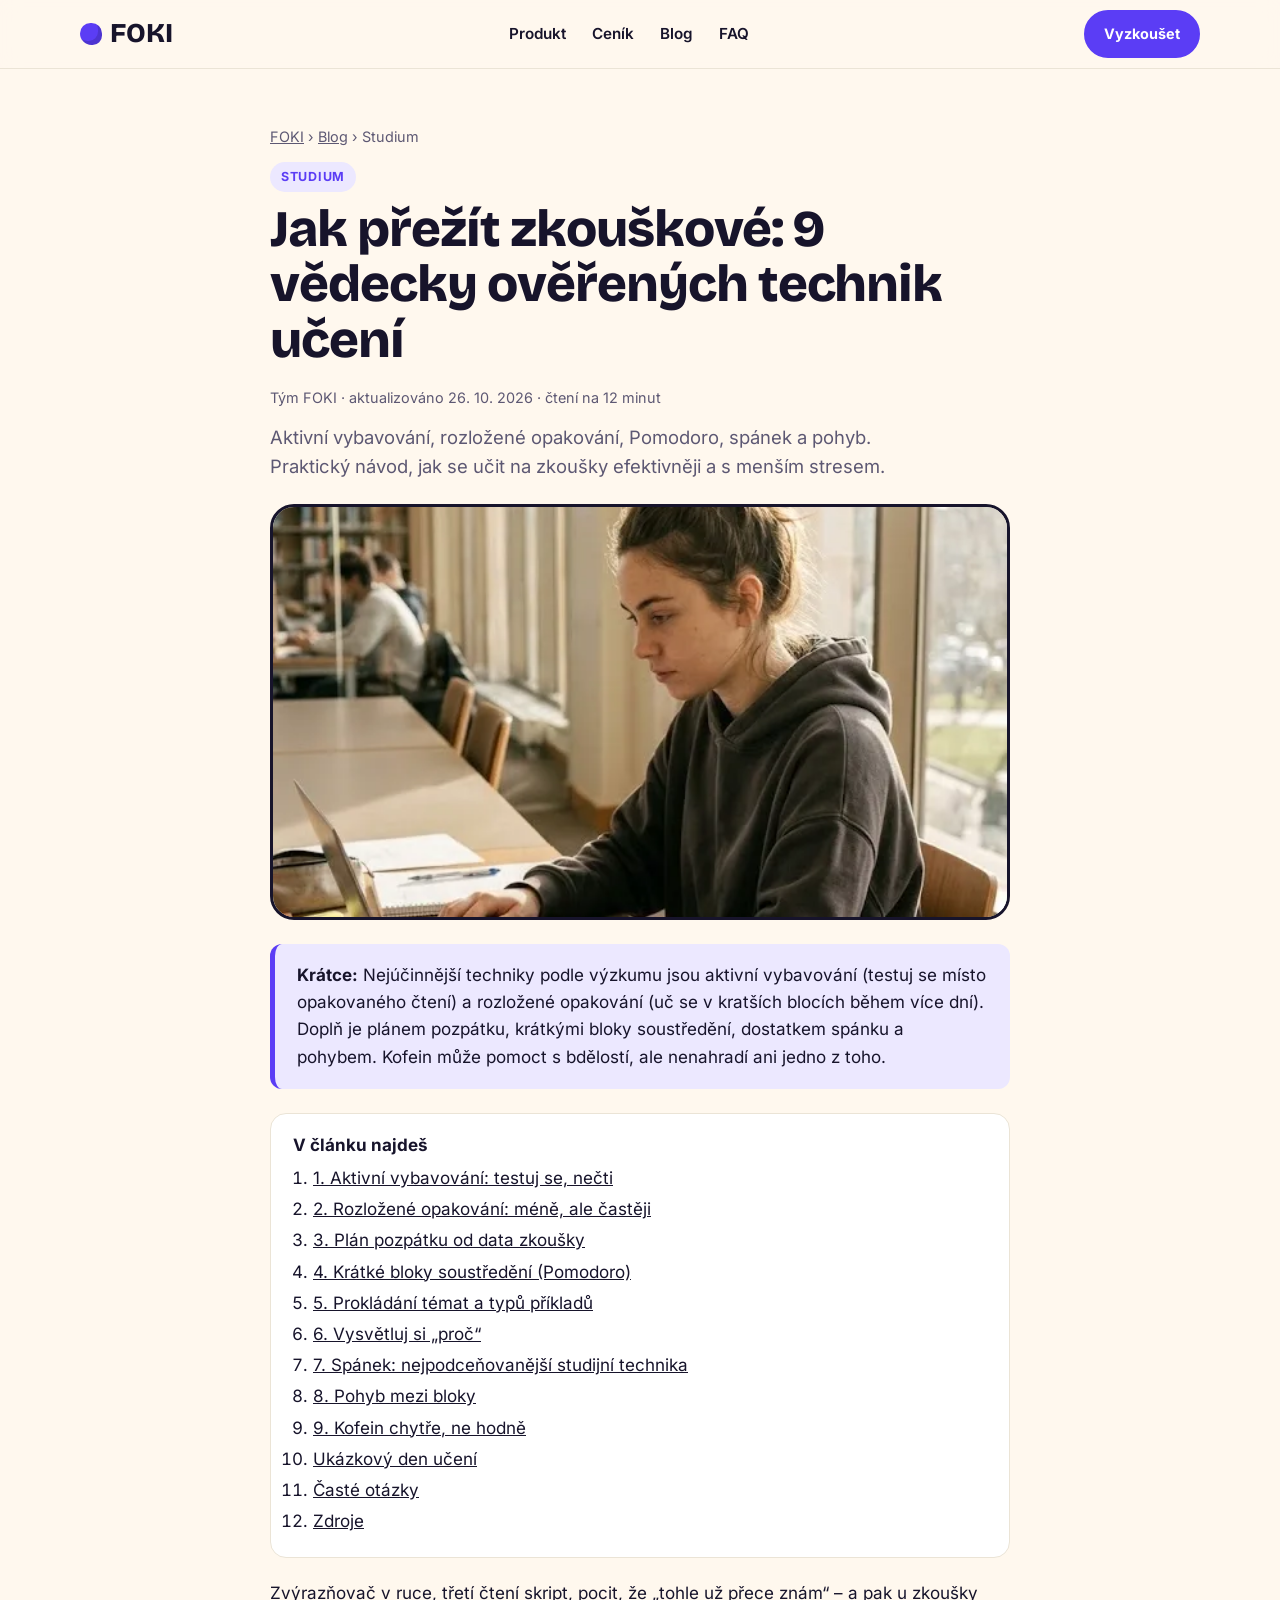
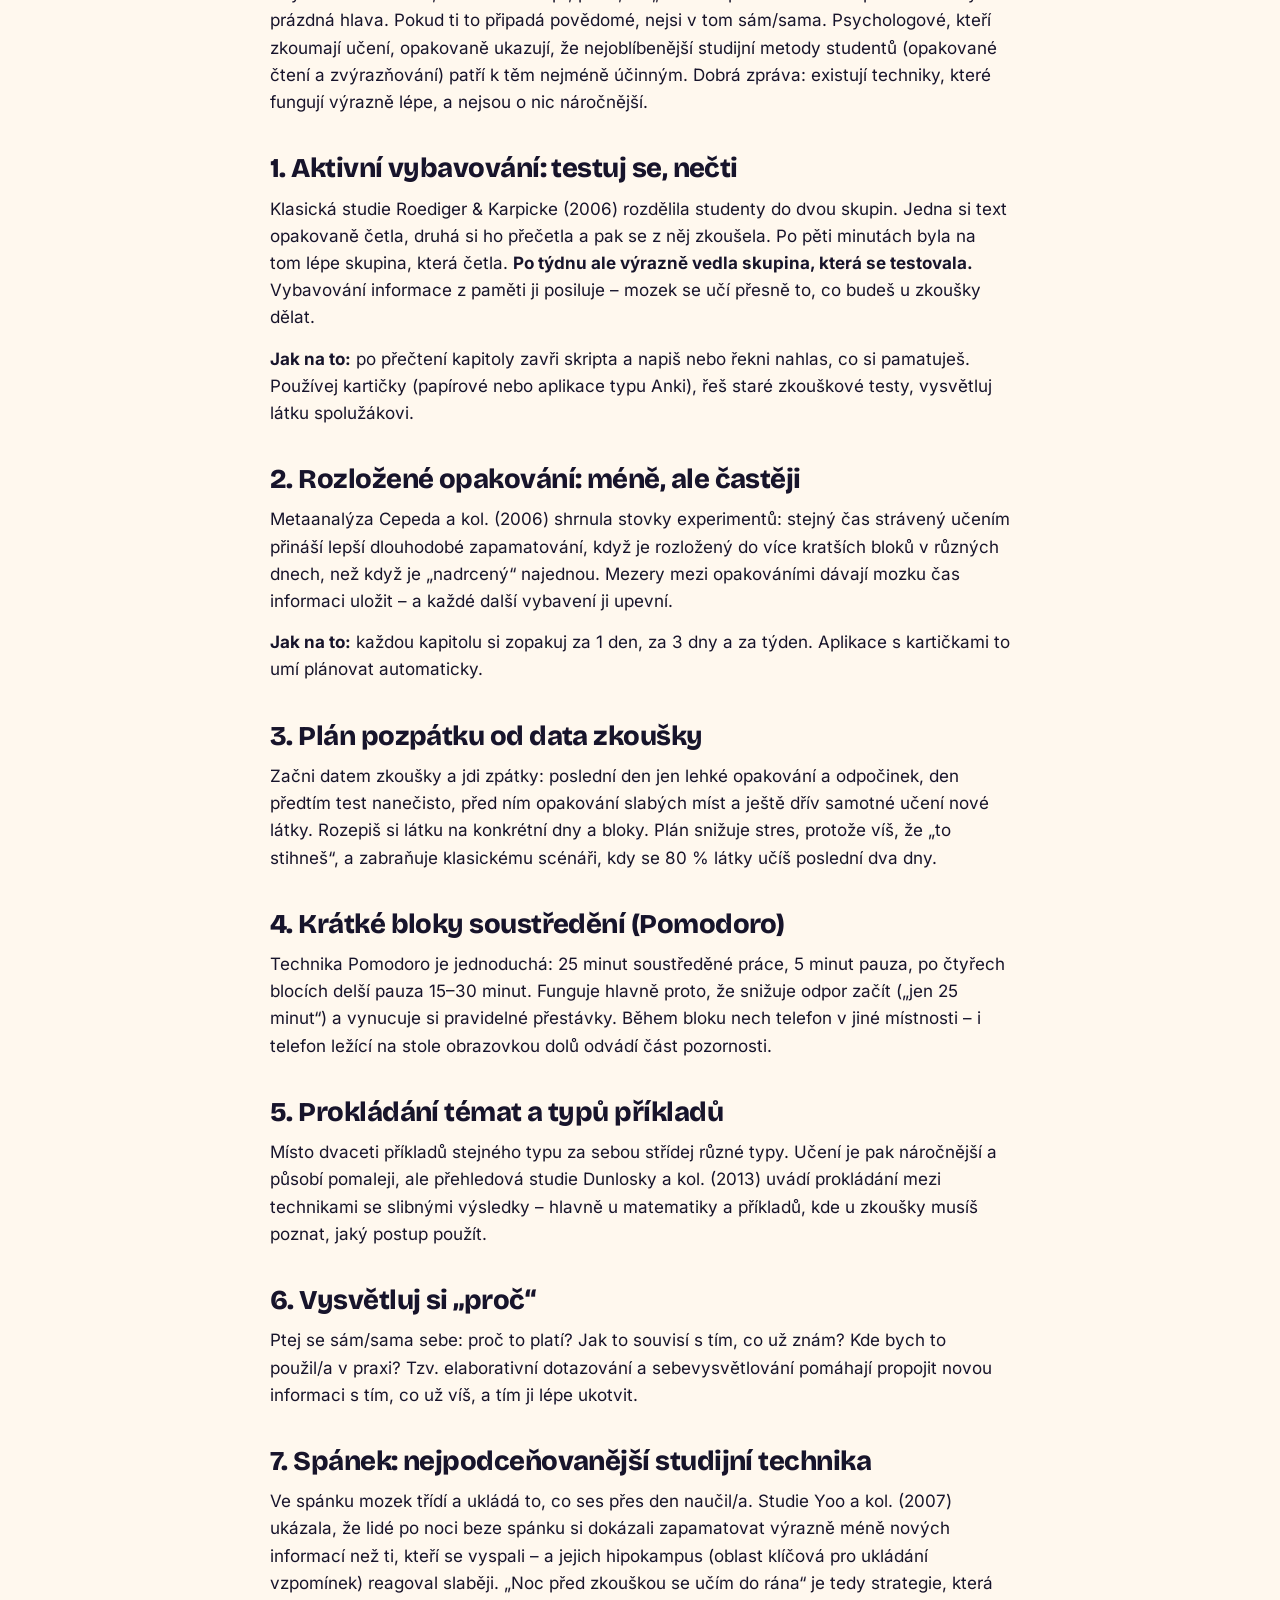
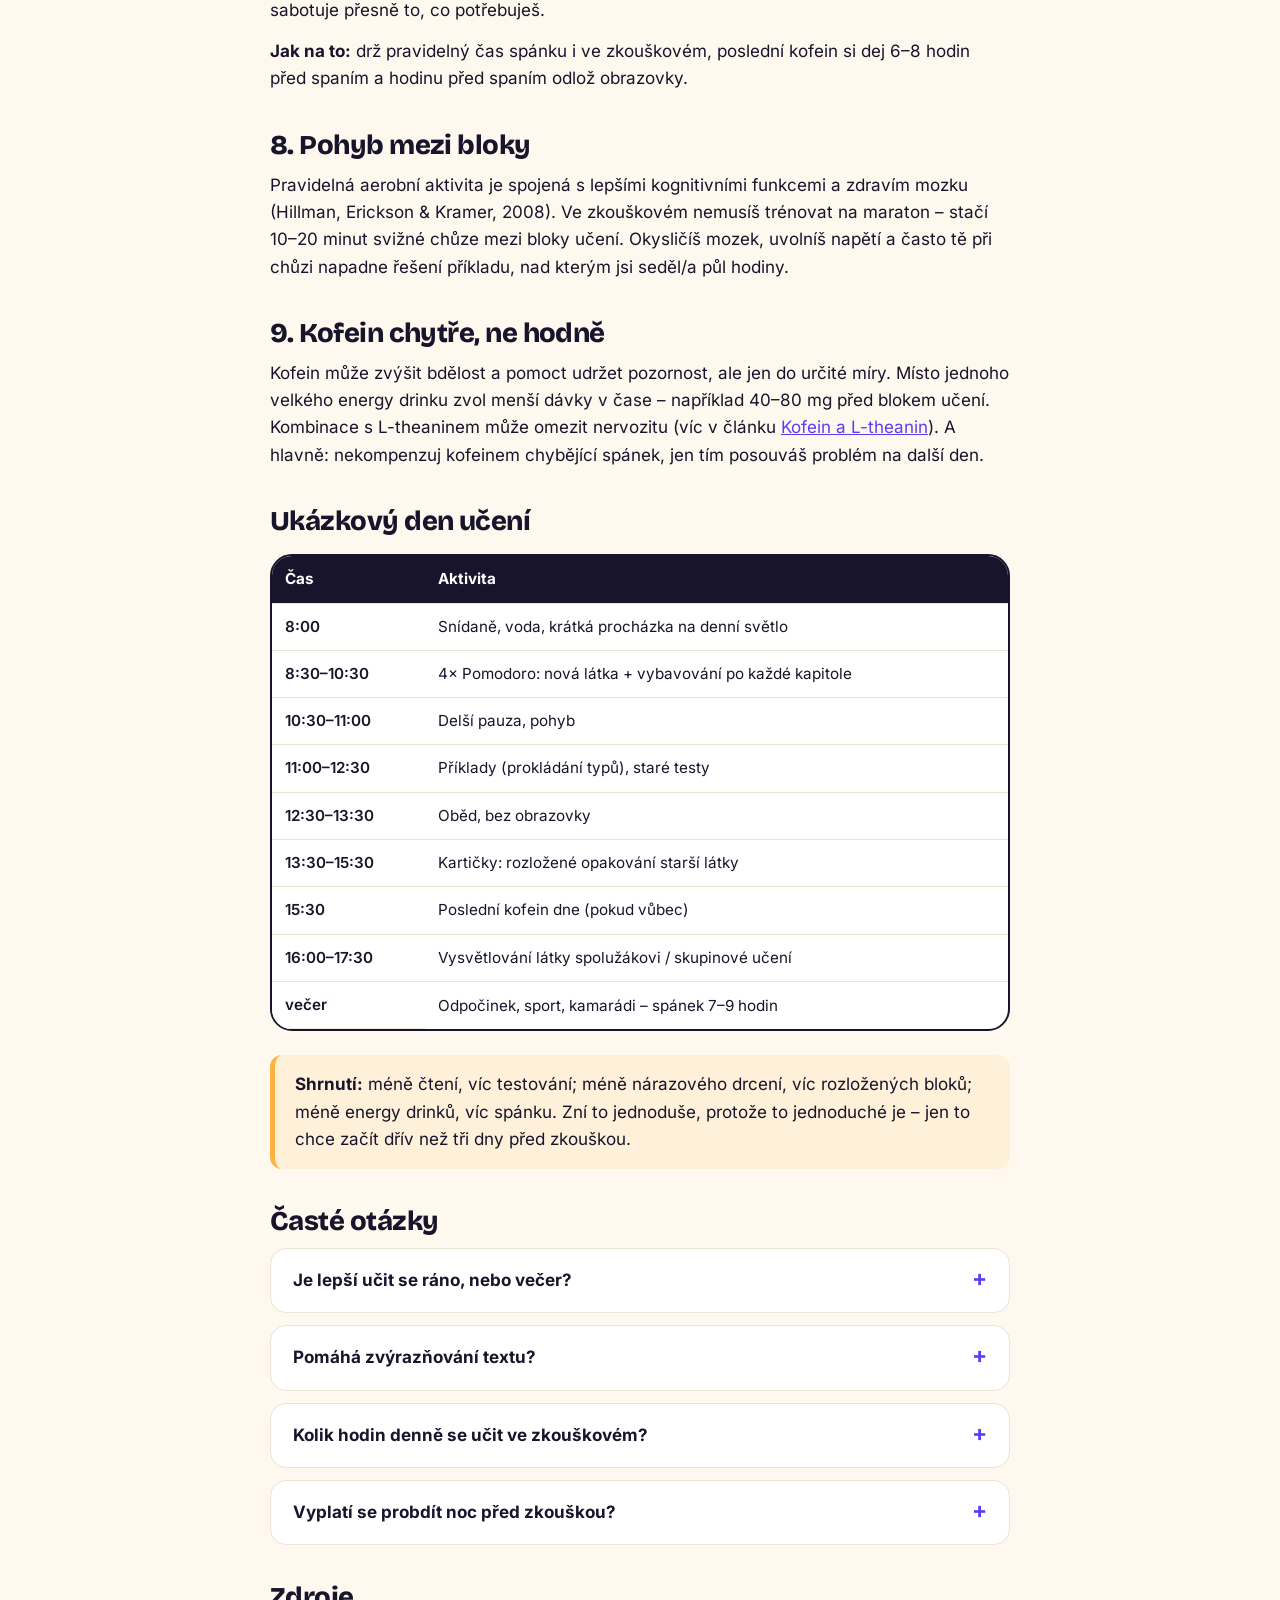
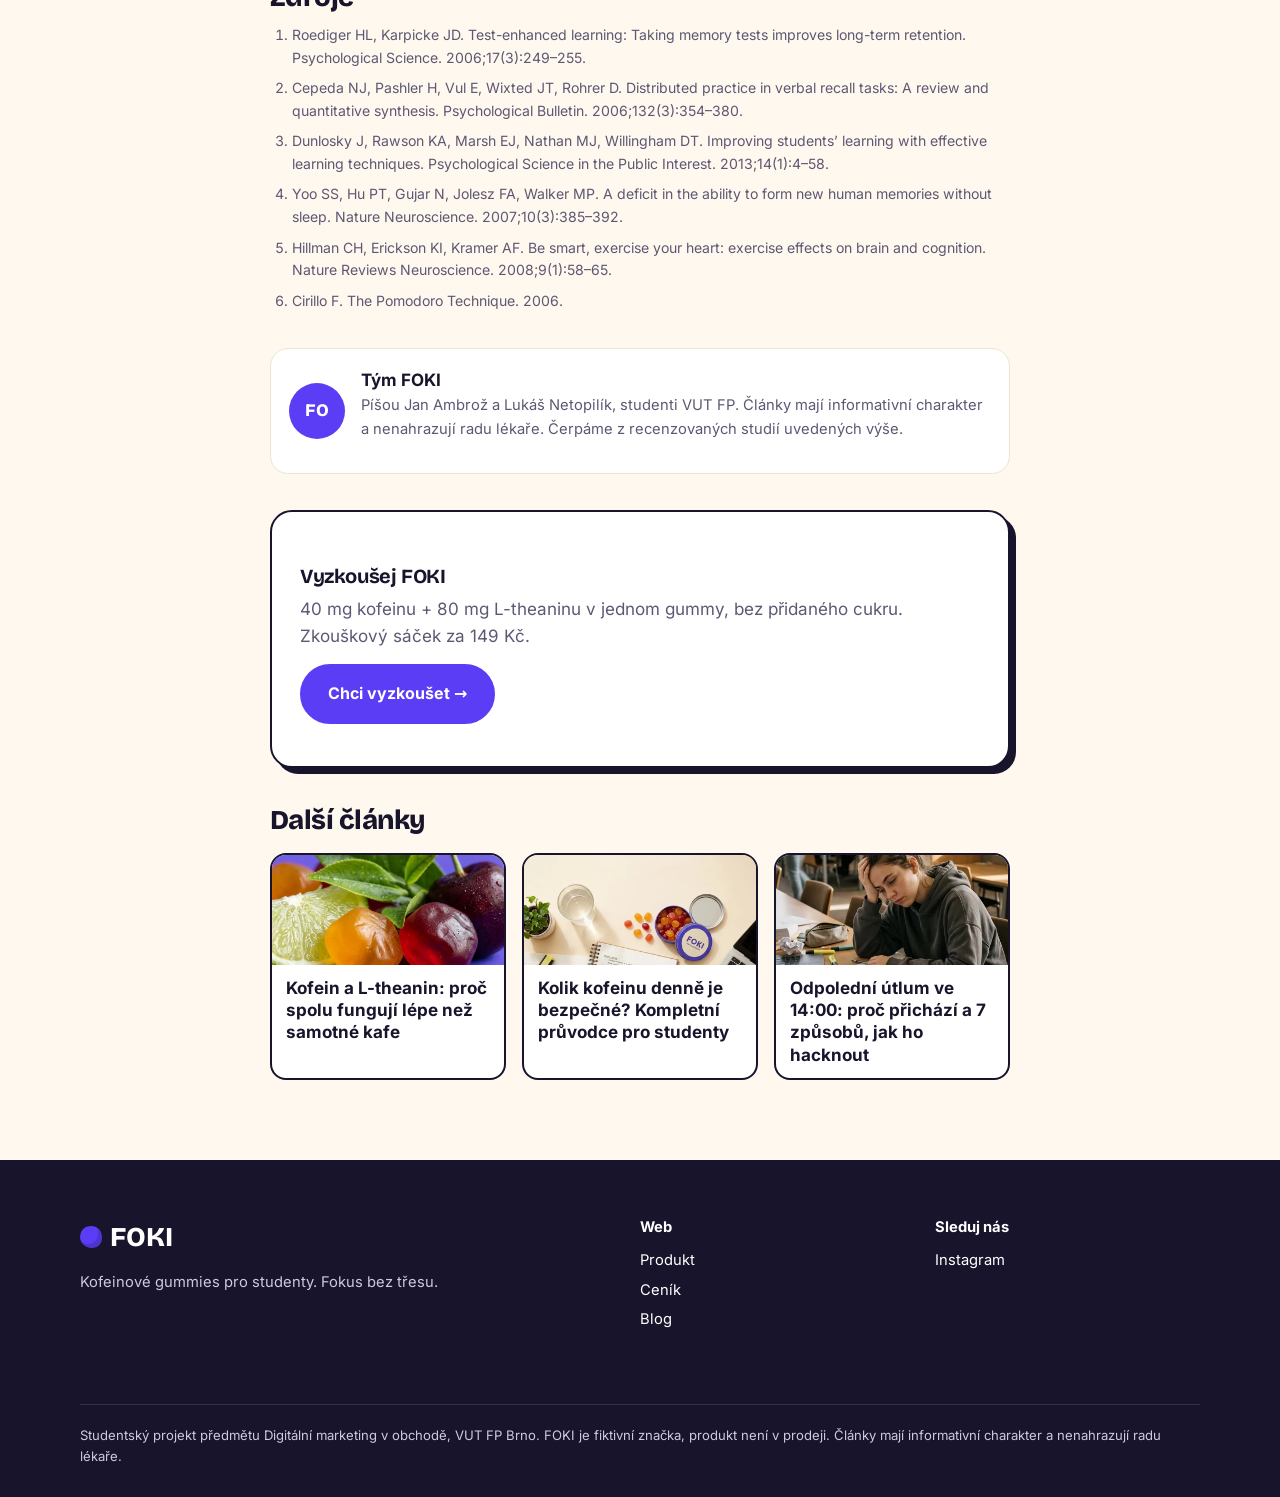
<file: blog/jak-prezit-zkouskove.html>
<!doctype html>
<html lang="cs">
<head>
<meta charset="utf-8">
<meta name="viewport" content="width=device-width, initial-scale=1">
<title>Jak přežít zkouškové: 9 vědecky ověřených technik učení | FOKI blog</title>
<meta name="description" content="Aktivní vybavování, rozložené opakování, Pomodoro, spánek a pohyb. Praktický návod, jak se učit na zkoušky efektivněji a s menším stresem.">
<link rel="canonical" href="https://foki-gummies.github.io/blog/jak-prezit-zkouskove.html">
<meta property="og:type" content="article"><meta property="og:title" content="Jak přežít zkouškové: 9 vědecky ověřených technik učení | FOKI blog"><meta property="og:description" content="Aktivní vybavování, rozložené opakování, Pomodoro, spánek a pohyb. Praktický návod, jak se učit na zkoušky efektivněji a s menším stresem."><meta property="og:image" content="https://foki-gummies.github.io/assets/fokus.webp">
<meta name="twitter:card" content="summary_large_image">
<link rel="icon" href="../assets/favicon.svg" type="image/svg+xml">
<style>@font-face{font-family:'Bricolage Grotesque';font-style:normal;font-weight:700;font-display:swap;src:url(../assets/fonts/bricolage-grotesque-latin-700-normal.woff2) format('woff2');unicode-range:U+0000-00FF,U+0131,U+0152-0153,U+02BB-02BC,U+02C6,U+02DA,U+02DC,U+0304,U+0308,U+0329,U+2000-206F,U+20AC,U+2122,U+2191,U+2193,U+2212,U+2215,U+FEFF,U+FFFD}
@font-face{font-family:'Bricolage Grotesque';font-style:normal;font-weight:700;font-display:swap;src:url(../assets/fonts/bricolage-grotesque-latin-ext-700-normal.woff2) format('woff2');unicode-range:U+0100-02BA,U+02BD-02C5,U+02C7-02CC,U+02CE-02D7,U+02DD-02FF,U+0304,U+0308,U+0329,U+1D00-1DBF,U+1E00-1E9F,U+1EF2-1EFF,U+2020,U+20A0-20AB,U+20AD-20C0,U+2113,U+2C60-2C7F,U+A720-A7FF}
@font-face{font-family:'Bricolage Grotesque';font-style:normal;font-weight:800;font-display:swap;src:url(../assets/fonts/bricolage-grotesque-latin-800-normal.woff2) format('woff2');unicode-range:U+0000-00FF,U+0131,U+0152-0153,U+02BB-02BC,U+02C6,U+02DA,U+02DC,U+0304,U+0308,U+0329,U+2000-206F,U+20AC,U+2122,U+2191,U+2193,U+2212,U+2215,U+FEFF,U+FFFD}
@font-face{font-family:'Bricolage Grotesque';font-style:normal;font-weight:800;font-display:swap;src:url(../assets/fonts/bricolage-grotesque-latin-ext-800-normal.woff2) format('woff2');unicode-range:U+0100-02BA,U+02BD-02C5,U+02C7-02CC,U+02CE-02D7,U+02DD-02FF,U+0304,U+0308,U+0329,U+1D00-1DBF,U+1E00-1E9F,U+1EF2-1EFF,U+2020,U+20A0-20AB,U+20AD-20C0,U+2113,U+2C60-2C7F,U+A720-A7FF}
@font-face{font-family:'Inter';font-style:normal;font-weight:400;font-display:swap;src:url(../assets/fonts/inter-latin-400-normal.woff2) format('woff2');unicode-range:U+0000-00FF,U+0131,U+0152-0153,U+02BB-02BC,U+02C6,U+02DA,U+02DC,U+0304,U+0308,U+0329,U+2000-206F,U+20AC,U+2122,U+2191,U+2193,U+2212,U+2215,U+FEFF,U+FFFD}
@font-face{font-family:'Inter';font-style:normal;font-weight:400;font-display:swap;src:url(../assets/fonts/inter-latin-ext-400-normal.woff2) format('woff2');unicode-range:U+0100-02BA,U+02BD-02C5,U+02C7-02CC,U+02CE-02D7,U+02DD-02FF,U+0304,U+0308,U+0329,U+1D00-1DBF,U+1E00-1E9F,U+1EF2-1EFF,U+2020,U+20A0-20AB,U+20AD-20C0,U+2113,U+2C60-2C7F,U+A720-A7FF}
@font-face{font-family:'Inter';font-style:normal;font-weight:500;font-display:swap;src:url(../assets/fonts/inter-latin-500-normal.woff2) format('woff2');unicode-range:U+0000-00FF,U+0131,U+0152-0153,U+02BB-02BC,U+02C6,U+02DA,U+02DC,U+0304,U+0308,U+0329,U+2000-206F,U+20AC,U+2122,U+2191,U+2193,U+2212,U+2215,U+FEFF,U+FFFD}
@font-face{font-family:'Inter';font-style:normal;font-weight:500;font-display:swap;src:url(../assets/fonts/inter-latin-ext-500-normal.woff2) format('woff2');unicode-range:U+0100-02BA,U+02BD-02C5,U+02C7-02CC,U+02CE-02D7,U+02DD-02FF,U+0304,U+0308,U+0329,U+1D00-1DBF,U+1E00-1E9F,U+1EF2-1EFF,U+2020,U+20A0-20AB,U+20AD-20C0,U+2113,U+2C60-2C7F,U+A720-A7FF}
@font-face{font-family:'Inter';font-style:normal;font-weight:600;font-display:swap;src:url(../assets/fonts/inter-latin-600-normal.woff2) format('woff2');unicode-range:U+0000-00FF,U+0131,U+0152-0153,U+02BB-02BC,U+02C6,U+02DA,U+02DC,U+0304,U+0308,U+0329,U+2000-206F,U+20AC,U+2122,U+2191,U+2193,U+2212,U+2215,U+FEFF,U+FFFD}
@font-face{font-family:'Inter';font-style:normal;font-weight:600;font-display:swap;src:url(../assets/fonts/inter-latin-ext-600-normal.woff2) format('woff2');unicode-range:U+0100-02BA,U+02BD-02C5,U+02C7-02CC,U+02CE-02D7,U+02DD-02FF,U+0304,U+0308,U+0329,U+1D00-1DBF,U+1E00-1E9F,U+1EF2-1EFF,U+2020,U+20A0-20AB,U+20AD-20C0,U+2113,U+2C60-2C7F,U+A720-A7FF}
@font-face{font-family:'Inter';font-style:normal;font-weight:700;font-display:swap;src:url(../assets/fonts/inter-latin-700-normal.woff2) format('woff2');unicode-range:U+0000-00FF,U+0131,U+0152-0153,U+02BB-02BC,U+02C6,U+02DA,U+02DC,U+0304,U+0308,U+0329,U+2000-206F,U+20AC,U+2122,U+2191,U+2193,U+2212,U+2215,U+FEFF,U+FFFD}
@font-face{font-family:'Inter';font-style:normal;font-weight:700;font-display:swap;src:url(../assets/fonts/inter-latin-ext-700-normal.woff2) format('woff2');unicode-range:U+0100-02BA,U+02BD-02C5,U+02C7-02CC,U+02CE-02D7,U+02DD-02FF,U+0304,U+0308,U+0329,U+1D00-1DBF,U+1E00-1E9F,U+1EF2-1EFF,U+2020,U+20A0-20AB,U+20AD-20C0,U+2113,U+2C60-2C7F,U+A720-A7FF}
:root{
  --violet:#5B3DF5;--violet-d:#4127d6;--violet-l:#ECE8FF;
  --mango:#FFB23F;--cherry:#E63E6D;--cream:#FFF8EE;--ink:#17142B;--muted:#5d5873;
  --card:#ffffff;--line:#ebe4d6;--radius:22px;
  --shadow:0 10px 30px -12px rgba(23,20,43,.25);
}
*{box-sizing:border-box;margin:0;padding:0}
html{scroll-behavior:smooth}
body{font-family:"Inter",system-ui,-apple-system,Segoe UI,Roboto,sans-serif;background:var(--cream);color:var(--ink);line-height:1.6;font-size:17px;-webkit-font-smoothing:antialiased}
img,svg{max-width:100%;display:block}
a{color:var(--violet)}
h1,h2,h3{font-family:"Bricolage Grotesque","Inter",sans-serif;line-height:1.08;letter-spacing:-.02em}
h1{font-size:clamp(2.6rem,6.5vw,5rem);font-weight:800}
h2{font-size:clamp(1.9rem,4vw,3rem);font-weight:800;margin-bottom:.6em}
h3{font-size:1.3rem;font-weight:700;margin-bottom:.35em}
.wrap{max-width:1160px;margin:0 auto;padding:0 20px}
.skip{position:absolute;left:-999px}.skip:focus{left:12px;top:12px;background:#fff;padding:8px 12px;z-index:99}
.eyebrow{display:inline-block;font-weight:700;font-size:.8rem;letter-spacing:.12em;text-transform:uppercase;color:var(--violet);background:var(--violet-l);padding:6px 12px;border-radius:99px;margin-bottom:18px}
.lead{font-size:1.2rem;color:var(--muted);max-width:56ch}
.btn{display:inline-flex;align-items:center;gap:8px;font-weight:700;text-decoration:none;border-radius:99px;padding:15px 26px;border:2px solid var(--ink);transition:transform .15s,box-shadow .15s;cursor:pointer;font-size:1rem;font-family:inherit}
.btn:hover{transform:translateY(-2px);box-shadow:0 6px 0 var(--ink)}
.btn-primary{background:var(--violet);color:#fff;border-color:var(--violet)}
.btn-primary:hover{box-shadow:0 6px 0 var(--ink)}
.btn-ghost{background:transparent;color:var(--ink)}
/* nav */
.nav{position:sticky;top:0;z-index:50;background:rgba(255,248,238,.88);backdrop-filter:blur(10px);border-bottom:1px solid var(--line)}
.nav .wrap{display:flex;align-items:center;justify-content:space-between;height:68px}
.logo{font-family:"Bricolage Grotesque",sans-serif;font-weight:800;font-size:1.7rem;text-decoration:none;color:var(--ink);display:flex;align-items:center;gap:8px}
.logo i{width:22px;height:22px;border-radius:50% 50% 45% 55%;background:var(--violet);display:inline-block;box-shadow:inset -4px -4px 0 rgba(0,0,0,.15)}
.nav ul{display:flex;gap:26px;list-style:none}
.nav ul a{text-decoration:none;color:var(--ink);font-weight:600;font-size:.95rem}
.nav ul a:hover{color:var(--violet)}
.nav .btn{padding:10px 18px;font-size:.9rem}
@media(max-width:860px){.nav ul{display:none}}
/* hero */
.hero{padding:64px 0 40px;overflow:hidden}
.hero .wrap{display:grid;grid-template-columns:1.1fr .9fr;gap:40px;align-items:center}
.hero h1 em{font-style:normal;color:var(--violet);position:relative;white-space:nowrap}
.hero h1 em::after{content:"";position:absolute;left:0;right:0;bottom:.04em;height:.18em;background:var(--mango);z-index:-1;border-radius:4px}
.hero .lead{margin:22px 0 30px}
.hero-ctas{display:flex;gap:14px;flex-wrap:wrap}
.hero-facts{display:flex;gap:22px;margin-top:34px;flex-wrap:wrap;font-weight:600;font-size:.95rem}
.hero-facts span{display:flex;align-items:center;gap:8px}
.hero-facts b{display:inline-grid;place-items:center;width:30px;height:30px;border-radius:50%;background:#fff;border:2px solid var(--ink);font-size:.8rem}
.hero-art{position:relative}
@media(max-width:860px){.hero .wrap{grid-template-columns:1fr}.hero-art{width:100%;max-width:360px;margin:0 auto}}
/* marquee */
.marquee{background:var(--ink);color:var(--cream);padding:14px 0;overflow:hidden;white-space:nowrap;font-weight:700;font-family:"Bricolage Grotesque",sans-serif;font-size:1.2rem}
.marquee div{display:inline-block;animation:mq 28s linear infinite}
.marquee span{margin:0 26px}.marquee span::before{content:"●";color:var(--mango);margin-right:26px}
@keyframes mq{to{transform:translateX(-50%)}}
@media(prefers-reduced-motion:reduce){.marquee div{animation:none}}
section{padding:88px 0}
.center{text-align:center}.center .lead{margin:0 auto}
/* problem */
.grid3{display:grid;grid-template-columns:repeat(3,1fr);gap:20px;margin-top:40px}
.grid2{display:grid;grid-template-columns:1fr 1fr;gap:40px;align-items:center}
@media(max-width:860px){.grid3,.grid2{grid-template-columns:1fr}}
.card{background:var(--card);border:2px solid var(--ink);border-radius:var(--radius);padding:28px;box-shadow:6px 6px 0 var(--ink)}
.card .emoji{font-size:2rem;margin-bottom:10px}
.card p{color:var(--muted)}
/* product */
.product{background:var(--violet);color:#fff}
.product .eyebrow{background:rgba(255,255,255,.15);color:#fff}
.product .lead{color:#fff}
.ingr{display:grid;grid-template-columns:repeat(2,1fr);gap:16px;margin-top:28px}
.ingr div{background:rgba(23,20,43,.18);border:1.5px solid rgba(255,255,255,.3);border-radius:18px;padding:18px}
.ingr strong{display:block;font-family:"Bricolage Grotesque",sans-serif;font-size:1.8rem}
.ingr small{color:#fff;font-size:.9rem}
.note{font-size:.85rem;color:#fff;margin-top:22px}
/* how */
.steps{counter-reset:s;display:grid;grid-template-columns:repeat(3,1fr);gap:20px;margin-top:36px}
.steps li{list-style:none;counter-increment:s;background:#fff;border-radius:var(--radius);padding:28px;border:1px solid var(--line)}
.steps li::before{content:counter(s);display:grid;place-items:center;width:44px;height:44px;border-radius:50%;background:var(--mango);font-weight:800;margin-bottom:14px;font-size:1.2rem}
@media(max-width:860px){.steps{grid-template-columns:1fr}}
/* compare */
.tbl{width:100%;border-collapse:separate;border-spacing:0;background:#fff;border:2px solid var(--ink);border-radius:var(--radius);overflow:hidden;margin-top:30px;font-size:.98rem}
.tbl th,.tbl td{padding:15px 18px;text-align:left;border-bottom:1px solid var(--line)}
.tbl thead th{background:var(--ink);color:#fff;font-weight:700}
.tbl td.us,.tbl th.us{background:var(--violet-l);font-weight:700}
.tbl thead th.us{background:var(--violet)}
.tbl tr:last-child td{border-bottom:0}
.tbl-wrap{overflow-x:auto}
/* pricing */
.prices{display:grid;grid-template-columns:repeat(3,1fr);gap:22px;margin-top:40px;align-items:stretch}
@media(max-width:860px){.prices{grid-template-columns:1fr}}
.price{background:#fff;border:2px solid var(--ink);border-radius:var(--radius);padding:30px;display:flex;flex-direction:column;position:relative}
.price.hot{background:var(--ink);color:#fff;transform:translateY(-10px);box-shadow:8px 8px 0 var(--violet)}
.price.hot .muted{color:#bdb7d4}
.badge{position:absolute;top:-14px;left:24px;background:var(--mango);color:var(--ink);font-weight:800;font-size:.78rem;padding:5px 12px;border-radius:99px;border:2px solid var(--ink)}
.price .amt{font-family:"Bricolage Grotesque",sans-serif;font-size:3rem;font-weight:800;margin:10px 0 0}
.price .amt small{font-size:1rem;font-weight:600}
.price ul{list-style:none;margin:18px 0 26px;flex:1}
.price li{padding:6px 0;padding-left:26px;position:relative}
.price li::before{content:"✓";position:absolute;left:0;color:var(--violet);font-weight:800}
.price.hot li::before{color:var(--mango)}
.muted{color:var(--muted);font-size:.92rem}
.code{display:inline-block;background:var(--mango);padding:2px 10px;border-radius:8px;font-weight:800;border:1.5px dashed var(--ink)}
/* reviews */
.reviews{background:#fff}
.quote{background:var(--cream);border-radius:var(--radius);padding:28px;border:1px solid var(--line)}
.quote p{font-size:1.08rem;margin-bottom:16px}
.quote footer{font-weight:700;font-size:.92rem}
.quote footer span{display:block;font-weight:500;color:var(--muted)}
.disclaimer{font-size:.85rem;color:var(--muted);margin-top:22px;text-align:center}
/* screens */
.screens{display:flex;gap:22px;justify-content:center;margin-top:40px;flex-wrap:wrap}
.phone{width:240px;background:var(--ink);border-radius:36px;padding:12px;box-shadow:var(--shadow)}
.phone .scr{background:var(--cream);border-radius:26px;height:440px;overflow:hidden;padding:18px 16px;font-size:.82rem}
.phone .scr .ph-t{display:block;font-weight:800;font-family:"Bricolage Grotesque",sans-serif;font-size:1.1rem;margin-bottom:10px}
.pill{display:inline-block;background:var(--violet-l);color:var(--violet);border-radius:99px;padding:3px 10px;font-weight:700;font-size:.7rem}
.streak{display:grid;grid-template-columns:repeat(7,1fr);gap:5px;margin:12px 0}
.streak i{aspect-ratio:1;border-radius:8px;background:#e9e2d5}
.streak i.on{background:var(--violet)}.streak i.m{background:var(--mango)}
.rowi{display:flex;justify-content:space-between;align-items:center;background:#fff;border-radius:12px;padding:10px 12px;margin-top:8px;border:1px solid var(--line)}
/* team */
.team{display:grid;grid-template-columns:repeat(2,1fr);gap:22px;margin-top:36px;max-width:820px;margin-left:auto;margin-right:auto}
@media(max-width:700px){.team{grid-template-columns:1fr}}
.member{display:flex;gap:18px;align-items:center;background:#fff;border:2px solid var(--ink);border-radius:var(--radius);padding:22px}
.avatar{flex:none;width:76px;height:76px;border-radius:50%;display:grid;place-items:center;font-family:"Bricolage Grotesque",sans-serif;font-weight:800;font-size:1.6rem;color:#fff}
/* faq */
details{background:#fff;border:1px solid var(--line);border-radius:16px;padding:18px 22px;margin-top:12px}
summary{font-weight:700;cursor:pointer;list-style:none;display:flex;justify-content:space-between;gap:20px}
summary::after{content:"+";font-size:1.4rem;line-height:1;color:var(--violet)}
details[open] summary::after{content:"–"}
details p{margin-top:12px;color:var(--muted)}
.faq{max-width:820px;margin:0 auto}
/* cta */
.cta{background:var(--mango);border-top:2px solid var(--ink);border-bottom:2px solid var(--ink)}
.cta form{display:flex;gap:12px;flex-wrap:wrap;margin-top:24px;justify-content:center}
.cta input{flex:1;min-width:240px;max-width:380px;padding:15px 20px;border-radius:99px;border:2px solid var(--ink);font-size:1rem;font-family:inherit}
.cta .ok{display:none;font-weight:700;margin-top:16px}
/* blog */
.posts{display:grid;grid-template-columns:repeat(3,1fr);gap:22px;margin-top:36px}
@media(max-width:860px){.posts{grid-template-columns:1fr}}
.post{background:#fff;border:2px solid var(--ink);border-radius:var(--radius);overflow:hidden;text-decoration:none;color:var(--ink);display:flex;flex-direction:column;transition:transform .15s}
.post:hover{transform:translateY(-4px)}
.post .ph{height:150px;display:grid;place-items:center;font-size:3rem}
.post .bd{padding:22px}
.post .bd p{color:var(--muted);font-size:.95rem}
.article{max-width:740px;margin:0 auto;padding:56px 20px 80px}
.article h1{font-size:clamp(2rem,5vw,3.2rem);margin:10px 0 18px}
.article h2{font-size:1.7rem;margin:38px 0 12px}
.article p,.article li{margin-bottom:14px}
.article ul,.article ol{padding-left:22px}
.article .tldr{background:var(--violet-l);border-left:5px solid var(--violet);padding:18px 22px;border-radius:12px;margin:24px 0}
.article .meta{color:var(--muted);font-size:.9rem}
/* footer */
footer.site{background:var(--ink);color:#cfc9e4;padding:56px 0 30px;font-size:.92rem}
footer.site .wrap{display:grid;grid-template-columns:2fr 1fr 1fr;gap:30px}
footer.site a{color:#fff;text-decoration:none}
footer.site h4{color:#fff;margin-bottom:10px}
footer.site ul{list-style:none}footer.site li{margin:6px 0}
.legal{border-top:1px solid #34304d;margin-top:36px;padding-top:20px;grid-column:1/-1;font-size:.82rem}
@media(max-width:700px){footer.site .wrap{grid-template-columns:1fr}}
.float{animation:fl 5s ease-in-out infinite}
@keyframes fl{50%{transform:translateY(-12px) rotate(2deg)}}
@media(prefers-reduced-motion:reduce){.float{animation:none}}
.tbl tbody th{font-weight:600;background:#fff}
.hero-img{border-radius:32px;border:3px solid var(--ink);box-shadow:10px 10px 0 var(--violet);aspect-ratio:1;object-fit:cover;width:100%;height:auto}
.product-img{border-radius:28px;border:3px solid var(--ink);box-shadow:10px 10px 0 var(--mango);width:100%;height:auto}
</style>
<style>
.article{max-width:780px}.crumbs{font-size:.9rem;color:var(--muted)}.crumbs a{color:var(--muted)}
.chip{display:inline-block;background:var(--violet-l);color:var(--violet);font-weight:700;font-size:.78rem;letter-spacing:.06em;text-transform:uppercase;padding:5px 11px;border-radius:99px}
.art-hero{width:100%;height:auto;aspect-ratio:16/9;object-fit:cover;border-radius:24px;border:3px solid var(--ink);margin:22px 0 6px}
.article .lead{font-size:1.15rem;color:var(--muted);margin:6px 0 0}
.toc{background:#fff;border:1px solid var(--line);border-radius:16px;padding:18px 22px;margin:22px 0}.toc b{display:block;margin-bottom:6px}.toc ol{padding-left:20px;margin:0}.toc li{margin:4px 0}.toc a{color:var(--ink)}
.callout{background:#FFF1D9;border-left:5px solid var(--mango);padding:16px 20px;border-radius:12px;margin:24px 0}
.article h3{font-size:1.25rem;margin:26px 0 8px}.article table{margin:18px 0}.article .tbl th,.article .tbl td{padding:11px 13px;font-size:.95rem}
.sources{font-size:.88rem;color:var(--muted)}.sources li{margin-bottom:8px}
.author{display:flex;gap:16px;align-items:center;background:#fff;border:1px solid var(--line);border-radius:18px;padding:18px;margin-top:36px}.author .avatar{width:56px;height:56px;font-size:1.1rem}
.related{display:grid;grid-template-columns:repeat(3,1fr);gap:16px;margin-top:18px}@media(max-width:760px){.related{grid-template-columns:1fr}}
.related a{display:block;background:#fff;border:2px solid var(--ink);border-radius:16px;overflow:hidden;text-decoration:none;color:var(--ink)}.related img{width:100%;height:110px;object-fit:cover}.related span{display:block;padding:12px 14px;font-weight:700;line-height:1.3}
.filters{display:flex;gap:10px;flex-wrap:wrap;justify-content:center;margin-top:26px}.filters button{font:inherit;font-weight:700;border:2px solid var(--ink);background:#fff;border-radius:99px;padding:8px 16px;cursor:pointer}.filters button[aria-pressed=true]{background:var(--ink);color:#fff}
.featured{display:grid;grid-template-columns:1.2fr 1fr;gap:0;background:#fff;border:3px solid var(--ink);border-radius:26px;overflow:hidden;text-decoration:none;color:var(--ink);margin-top:40px;box-shadow:8px 8px 0 var(--violet)}.featured img{width:100%;height:100%;min-height:280px;object-fit:cover}.featured div{padding:32px}.featured h2{font-size:clamp(1.6rem,3vw,2.3rem);margin:12px 0}@media(max-width:760px){.featured{grid-template-columns:1fr}}
.post img{width:100%;height:170px;object-fit:cover}.post .meta{font-size:.85rem;color:var(--muted);margin-top:10px}
</style>
<script>
  window.dataLayer = window.dataLayer || [];
  function gtag(){dataLayer.push(arguments);}
  gtag('js', new Date());
  gtag('config', 'G-N1XZK6HEEN');
  (function(c,a){c[a]=c[a]||function(){(c[a].q=c[a].q||[]).push(arguments)};})(window,"clarity");
  // Měřicí skripty se načtou až po vykreslení stránky (rychlejší první zobrazení)
  window.addEventListener('load', function(){ setTimeout(function(){
    var s=document.createElement('script'); s.async=1; s.src='https://www.googletagmanager.com/gtag/js?id=G-N1XZK6HEEN'; document.head.appendChild(s);
    var t=document.createElement('script'); t.async=1; t.src='https://www.clarity.ms/tag/ytgz9owi85'; document.head.appendChild(t);
  }, 1500); });
</script>
<script type="application/ld+json">{"@context":"https://schema.org","@graph":[{"@type":"BlogPosting","headline":"Jak přežít zkouškové: 9 vědecky ověřených technik učení","description":"Aktivní vybavování, rozložené opakování, Pomodoro, spánek a pohyb. Praktický návod, jak se učit na zkoušky efektivněji a s menším stresem.","datePublished":"2026-10-06","dateModified":"2026-10-26","image":"https://foki-gummies.github.io/assets/fokus.webp","author":{"@type":"Organization","name":"Tým FOKI"},"publisher":{"@type":"Organization","name":"FOKI","logo":{"@type":"ImageObject","url":"https://foki-gummies.github.io/assets/favicon.svg"}},"mainEntityOfPage":"https://foki-gummies.github.io/blog/jak-prezit-zkouskove.html","inLanguage":"cs","articleSection":"Studium","citation":["Roediger HL, Karpicke JD. Test-enhanced learning: Taking memory tests improves long-term retention. Psychological Science. 2006;17(3):249–255.","Cepeda NJ, Pashler H, Vul E, Wixted JT, Rohrer D. Distributed practice in verbal recall tasks: A review and quantitative synthesis. Psychological Bulletin. 2006;132(3):354–380.","Dunlosky J, Rawson KA, Marsh EJ, Nathan MJ, Willingham DT. Improving students’ learning with effective learning techniques. Psychological Science in the Public Interest. 2013;14(1):4–58.","Yoo SS, Hu PT, Gujar N, Jolesz FA, Walker MP. A deficit in the ability to form new human memories without sleep. Nature Neuroscience. 2007;10(3):385–392.","Hillman CH, Erickson KI, Kramer AF. Be smart, exercise your heart: exercise effects on brain and cognition. Nature Reviews Neuroscience. 2008;9(1):58–65.","Cirillo F. The Pomodoro Technique. 2006."]},{"@type":"FAQPage","mainEntity":[{"@type":"Question","name":"Je lepší učit se ráno, nebo večer?","acceptedAnswer":{"@type":"Answer","text":"Záleží na tvém chronotypu. Důležitější než denní doba je pravidelnost a dostatek spánku."}},{"@type":"Question","name":"Pomáhá zvýrazňování textu?","acceptedAnswer":{"@type":"Answer","text":"Samotné zvýrazňování má podle výzkumu nízkou účinnost. Mnohem lépe funguje testovat se z látky."}},{"@type":"Question","name":"Kolik hodin denně se učit ve zkouškovém?","acceptedAnswer":{"@type":"Answer","text":"Kvalita je důležitější než kvantita. 4–6 hodin soustředěné práce v blocích s pauzami bývá produktivnějších než 12 hodin rozptýleného sezení nad skripty."}},{"@type":"Question","name":"Vyplatí se probdít noc před zkouškou?","acceptedAnswer":{"@type":"Answer","text":"Ne. Spánek je nutný pro ukládání vzpomínek; noc beze spánku zhoršuje paměť i pozornost."}}]},{"@type":"BreadcrumbList","itemListElement":[{"@type":"ListItem","position":1,"name":"FOKI","item":"https://foki-gummies.github.io/"},{"@type":"ListItem","position":2,"name":"Blog","item":"https://foki-gummies.github.io/blog/"},{"@type":"ListItem","position":3,"name":"Jak přežít zkouškové: 9 vědecky ověřených technik učení","item":"https://foki-gummies.github.io/blog/jak-prezit-zkouskove.html"}]}]}</script>
</head>
<body>
<nav class="nav" aria-label="Hlavní navigace"><div class="wrap">
<a class="logo" href="../"><i aria-hidden="true"></i>FOKI</a>
<ul><li><a href="../#produkt">Produkt</a></li><li><a href="../#cenik">Ceník</a></li><li><a href="../blog/">Blog</a></li><li><a href="../#faq">FAQ</a></li></ul>
<a class="btn btn-primary" href="../#cenik" data-track="cta_nav" data-label="Vyzkoušet">Vyzkoušet</a>
</div></nav>
<main>
<article class="article">
<p class="crumbs"><a href="../">FOKI</a> › <a href="./">Blog</a> › Studium</p>
<span class="chip">Studium</span>
<h1>Jak přežít zkouškové: 9 vědecky ověřených technik učení</h1>
<p class="meta">Tým FOKI · aktualizováno 26. 10. 2026 · čtení na 12 minut</p>
<p class="lead">Aktivní vybavování, rozložené opakování, Pomodoro, spánek a pohyb. Praktický návod, jak se učit na zkoušky efektivněji a s menším stresem.</p>
<img class="art-hero" src="../assets/fokus.webp" alt="" width="780" height="439" fetchpriority="high">
<div class="tldr"><strong>Krátce:</strong> Nejúčinnější techniky podle výzkumu jsou aktivní vybavování (testuj se místo opakovaného čtení) a rozložené opakování (uč se v kratších blocích během více dní). Doplň je plánem pozpátku, krátkými bloky soustředění, dostatkem spánku a pohybem. Kofein může pomoct s bdělostí, ale nenahradí ani jedno z toho.</div>
<nav class="toc" aria-label="Obsah článku"><b>V článku najdeš</b><ol><li><a href="#aktivni-vybavovani">1. Aktivní vybavování: testuj se, nečti</a></li><li><a href="#rozlozene-opakovani">2. Rozložené opakování: méně, ale častěji</a></li><li><a href="#plan-pozpatku">3. Plán pozpátku od data zkoušky</a></li><li><a href="#pomodoro">4. Krátké bloky soustředění (Pomodoro)</a></li><li><a href="#prokladani">5. Prokládání témat a typů příkladů</a></li><li><a href="#vysvetlovani">6. Vysvětluj si „proč“</a></li><li><a href="#spanek">7. Spánek: nejpodceňovanější studijní technika</a></li><li><a href="#pohyb">8. Pohyb mezi bloky</a></li><li><a href="#kofein">9. Kofein chytře, ne hodně</a></li><li><a href="#plan-dne">Ukázkový den učení</a></li><li><a href="#faq">Časté otázky</a></li><li><a href="#zdroje">Zdroje</a></li></ol></nav>

<p>Zvýrazňovač v ruce, třetí čtení skript, pocit, že „tohle už přece znám“ – a pak u zkoušky prázdná hlava. Pokud ti to připadá povědomé, nejsi v tom sám/sama. Psychologové, kteří zkoumají učení, opakovaně ukazují, že nejoblíbenější studijní metody studentů (opakované čtení a zvýrazňování) patří k těm nejméně účinným. Dobrá zpráva: existují techniky, které fungují výrazně lépe, a nejsou o nic náročnější.</p>
<h2 id="aktivni-vybavovani">1. Aktivní vybavování: testuj se, nečti</h2>
<p>Klasická studie Roediger &amp; Karpicke (2006) rozdělila studenty do dvou skupin. Jedna si text opakovaně četla, druhá si ho přečetla a pak se z něj zkoušela. Po pěti minutách byla na tom lépe skupina, která četla. <b>Po týdnu ale výrazně vedla skupina, která se testovala.</b> Vybavování informace z paměti ji posiluje – mozek se učí přesně to, co budeš u zkoušky dělat.</p>
<p><b>Jak na to:</b> po přečtení kapitoly zavři skripta a napiš nebo řekni nahlas, co si pamatuješ. Používej kartičky (papírové nebo aplikace typu Anki), řeš staré zkouškové testy, vysvětluj látku spolužákovi.</p>
<h2 id="rozlozene-opakovani">2. Rozložené opakování: méně, ale častěji</h2>
<p>Metaanalýza Cepeda a kol. (2006) shrnula stovky experimentů: stejný čas strávený učením přináší lepší dlouhodobé zapamatování, když je rozložený do více kratších bloků v různých dnech, než když je „nadrcený“ najednou. Mezery mezi opakováními dávají mozku čas informaci uložit – a každé další vybavení ji upevní.</p>
<p><b>Jak na to:</b> každou kapitolu si zopakuj za 1 den, za 3 dny a za týden. Aplikace s kartičkami to umí plánovat automaticky.</p>
<h2 id="plan-pozpatku">3. Plán pozpátku od data zkoušky</h2>
<p>Začni datem zkoušky a jdi zpátky: poslední den jen lehké opakování a odpočinek, den předtím test nanečisto, před ním opakování slabých míst a ještě dřív samotné učení nové látky. Rozepiš si látku na konkrétní dny a bloky. Plán snižuje stres, protože víš, že „to stihneš“, a zabraňuje klasickému scénáři, kdy se 80 % látky učíš poslední dva dny.</p>
<h2 id="pomodoro">4. Krátké bloky soustředění (Pomodoro)</h2>
<p>Technika Pomodoro je jednoduchá: 25 minut soustředěné práce, 5 minut pauza, po čtyřech blocích delší pauza 15–30 minut. Funguje hlavně proto, že snižuje odpor začít („jen 25 minut“) a vynucuje si pravidelné přestávky. Během bloku nech telefon v jiné místnosti – i telefon ležící na stole obrazovkou dolů odvádí část pozornosti.</p>
<h2 id="prokladani">5. Prokládání témat a typů příkladů</h2>
<p>Místo dvaceti příkladů stejného typu za sebou střídej různé typy. Učení je pak náročnější a působí pomaleji, ale přehledová studie Dunlosky a kol. (2013) uvádí prokládání mezi technikami se slibnými výsledky – hlavně u matematiky a příkladů, kde u zkoušky musíš poznat, jaký postup použít.</p>
<h2 id="vysvetlovani">6. Vysvětluj si „proč“</h2>
<p>Ptej se sám/sama sebe: proč to platí? Jak to souvisí s tím, co už znám? Kde bych to použil/a v praxi? Tzv. elaborativní dotazování a sebevysvětlování pomáhají propojit novou informaci s tím, co už víš, a tím ji lépe ukotvit.</p>
<h2 id="spanek">7. Spánek: nejpodceňovanější studijní technika</h2>
<p>Ve spánku mozek třídí a ukládá to, co ses přes den naučil/a. Studie Yoo a kol. (2007) ukázala, že lidé po noci beze spánku si dokázali zapamatovat výrazně méně nových informací než ti, kteří se vyspali – a jejich hipokampus (oblast klíčová pro ukládání vzpomínek) reagoval slaběji. „Noc před zkouškou se učím do rána“ je tedy strategie, která sabotuje přesně to, co potřebuješ.</p>
<p><b>Jak na to:</b> drž pravidelný čas spánku i ve zkouškovém, poslední kofein si dej 6–8 hodin před spaním a hodinu před spaním odlož obrazovky.</p>
<h2 id="pohyb">8. Pohyb mezi bloky</h2>
<p>Pravidelná aerobní aktivita je spojená s lepšími kognitivními funkcemi a zdravím mozku (Hillman, Erickson &amp; Kramer, 2008). Ve zkouškovém nemusíš trénovat na maraton – stačí 10–20 minut svižné chůze mezi bloky učení. Okysličíš mozek, uvolníš napětí a často tě při chůzi napadne řešení příkladu, nad kterým jsi seděl/a půl hodiny.</p>
<h2 id="kofein">9. Kofein chytře, ne hodně</h2>
<p>Kofein může zvýšit bdělost a pomoct udržet pozornost, ale jen do určité míry. Místo jednoho velkého energy drinku zvol menší dávky v čase – například 40–80 mg před blokem učení. Kombinace s L-theaninem může omezit nervozitu (víc v článku <a href="kofein-a-l-theanin.html">Kofein a L-theanin</a>). A hlavně: nekompenzuj kofeinem chybějící spánek, jen tím posouváš problém na další den.</p>
<h2 id="plan-dne">Ukázkový den učení</h2>
<table class="tbl"><thead><tr><th scope="col">Čas</th><th scope="col">Aktivita</th></tr></thead><tbody>
<tr><th scope="row">8:00</th><td>Snídaně, voda, krátká procházka na denní světlo</td></tr>
<tr><th scope="row">8:30–10:30</th><td>4× Pomodoro: nová látka + vybavování po každé kapitole</td></tr>
<tr><th scope="row">10:30–11:00</th><td>Delší pauza, pohyb</td></tr>
<tr><th scope="row">11:00–12:30</th><td>Příklady (prokládání typů), staré testy</td></tr>
<tr><th scope="row">12:30–13:30</th><td>Oběd, bez obrazovky</td></tr>
<tr><th scope="row">13:30–15:30</th><td>Kartičky: rozložené opakování starší látky</td></tr>
<tr><th scope="row">15:30</th><td>Poslední kofein dne (pokud vůbec)</td></tr>
<tr><th scope="row">16:00–17:30</th><td>Vysvětlování látky spolužákovi / skupinové učení</td></tr>
<tr><th scope="row">večer</th><td>Odpočinek, sport, kamarádi – spánek 7–9 hodin</td></tr>
</tbody></table>
<div class="callout"><b>Shrnutí:</b> méně čtení, víc testování; méně nárazového drcení, víc rozložených bloků; méně energy drinků, víc spánku. Zní to jednoduše, protože to jednoduché je – jen to chce začít dřív než tři dny před zkouškou.</div>

<h2 id="faq">Časté otázky</h2>
<div class="faq"><details><summary>Je lepší učit se ráno, nebo večer?</summary><p>Záleží na tvém chronotypu. Důležitější než denní doba je pravidelnost a dostatek spánku.</p></details><details><summary>Pomáhá zvýrazňování textu?</summary><p>Samotné zvýrazňování má podle výzkumu nízkou účinnost. Mnohem lépe funguje testovat se z látky.</p></details><details><summary>Kolik hodin denně se učit ve zkouškovém?</summary><p>Kvalita je důležitější než kvantita. 4–6 hodin soustředěné práce v blocích s pauzami bývá produktivnějších než 12 hodin rozptýleného sezení nad skripty.</p></details><details><summary>Vyplatí se probdít noc před zkouškou?</summary><p>Ne. Spánek je nutný pro ukládání vzpomínek; noc beze spánku zhoršuje paměť i pozornost.</p></details></div>
<h2 id="zdroje">Zdroje</h2>
<ol class="sources"><li>Roediger HL, Karpicke JD. Test-enhanced learning: Taking memory tests improves long-term retention. Psychological Science. 2006;17(3):249–255.</li><li>Cepeda NJ, Pashler H, Vul E, Wixted JT, Rohrer D. Distributed practice in verbal recall tasks: A review and quantitative synthesis. Psychological Bulletin. 2006;132(3):354–380.</li><li>Dunlosky J, Rawson KA, Marsh EJ, Nathan MJ, Willingham DT. Improving students’ learning with effective learning techniques. Psychological Science in the Public Interest. 2013;14(1):4–58.</li><li>Yoo SS, Hu PT, Gujar N, Jolesz FA, Walker MP. A deficit in the ability to form new human memories without sleep. Nature Neuroscience. 2007;10(3):385–392.</li><li>Hillman CH, Erickson KI, Kramer AF. Be smart, exercise your heart: exercise effects on brain and cognition. Nature Reviews Neuroscience. 2008;9(1):58–65.</li><li>Cirillo F. The Pomodoro Technique. 2006.</li></ol>
<div class="author"><div class="avatar" style="background:var(--violet)">FO</div><div><b>Tým FOKI</b><p class="muted">Píšou Jan Ambrož a Lukáš Netopilík, studenti VUT FP. Články mají informativní charakter a nenahrazují radu lékaře. Čerpáme z recenzovaných studií uvedených výše.</p></div></div>
<div class="card" style="margin-top:36px"><h3>Vyzkoušej FOKI</h3><p>40 mg kofeinu + 80 mg L-theaninu v jednom gummy, bez přidaného cukru. Zkouškový sáček za 149 Kč.</p><p style="margin-top:14px"><a class="btn btn-primary" href="../#cenik" data-track="cta_blog" data-label="jak-prezit-zkouskove">Chci vyzkoušet →</a></p></div>
<h2 id="dalsi">Další články</h2>
<div class="related"><a href="kofein-a-l-theanin.html"><img src="../assets/makro.webp" alt="" loading="lazy" width="400" height="110"><span>Kofein a L-theanin: proč spolu fungují lépe než samotné kafe</span></a><a href="kolik-kofeinu-denne.html"><img src="../assets/flatlay.webp" alt="" loading="lazy" width="400" height="110"><span>Kolik kofeinu denně je bezpečné? Kompletní průvodce pro studenty</span></a><a href="odpoledni-utlum.html"><img src="../assets/unavena.webp" alt="" loading="lazy" width="400" height="110"><span>Odpolední útlum ve 14:00: proč přichází a 7 způsobů, jak ho hacknout</span></a></div>
</article>
</main>
<footer class="site"><div class="wrap">
<div><a class="logo" href="../" style="color:#fff"><i aria-hidden="true"></i>FOKI</a><p style="margin-top:12px;max-width:40ch">Kofeinové gummies pro studenty. Fokus bez třesu.</p></div>
<div><h4>Web</h4><ul><li><a href="../#produkt">Produkt</a></li><li><a href="../#cenik">Ceník</a></li><li><a href="../blog/">Blog</a></li></ul></div>
<div><h4>Sleduj nás</h4><ul><li><a href="https://www.instagram.com/foki.gummies/" rel="noopener">Instagram</a></li></ul></div>
<p class="legal">Studentský projekt předmětu Digitální marketing v obchodě, VUT FP Brno. FOKI je fiktivní značka, produkt není v prodeji. Články mají informativní charakter a nenahrazují radu lékaře.</p>
</div></footer>
<script src="../assets/main.js" defer></script>
</body></html>
</file>
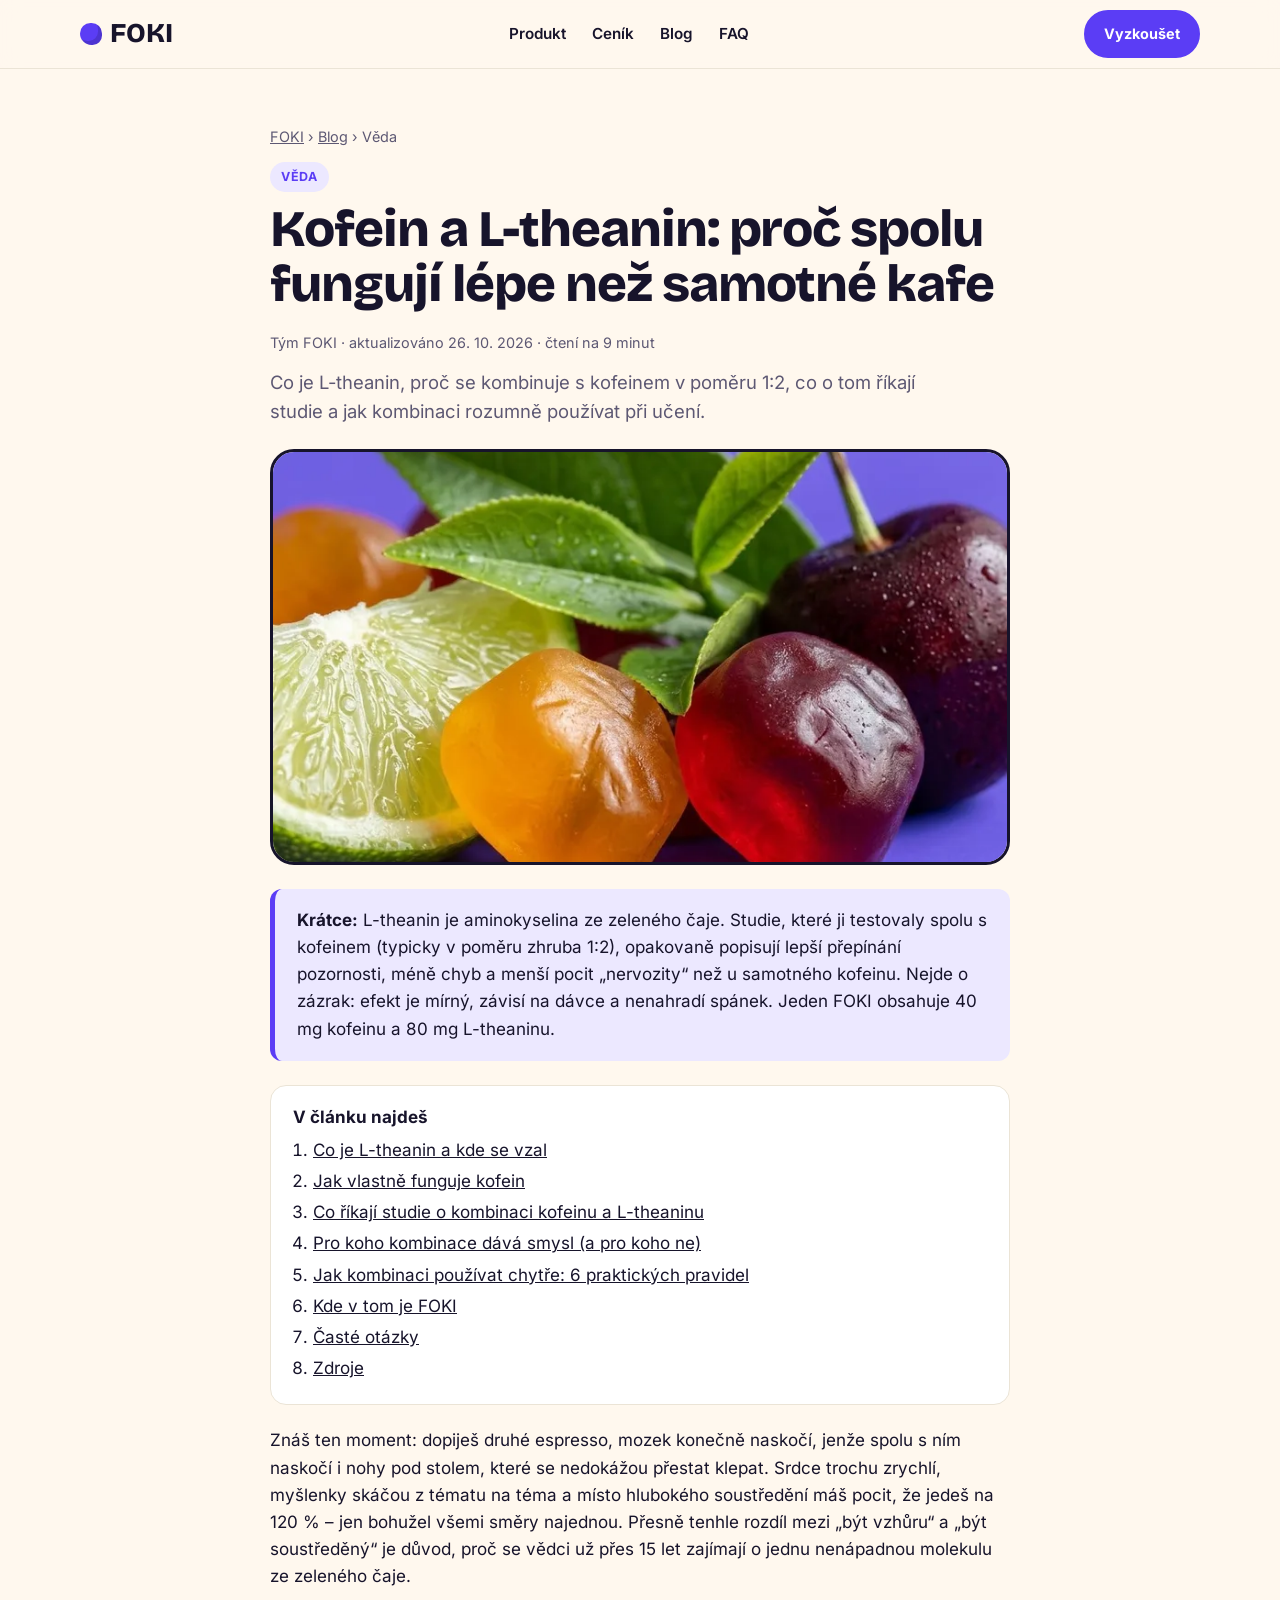
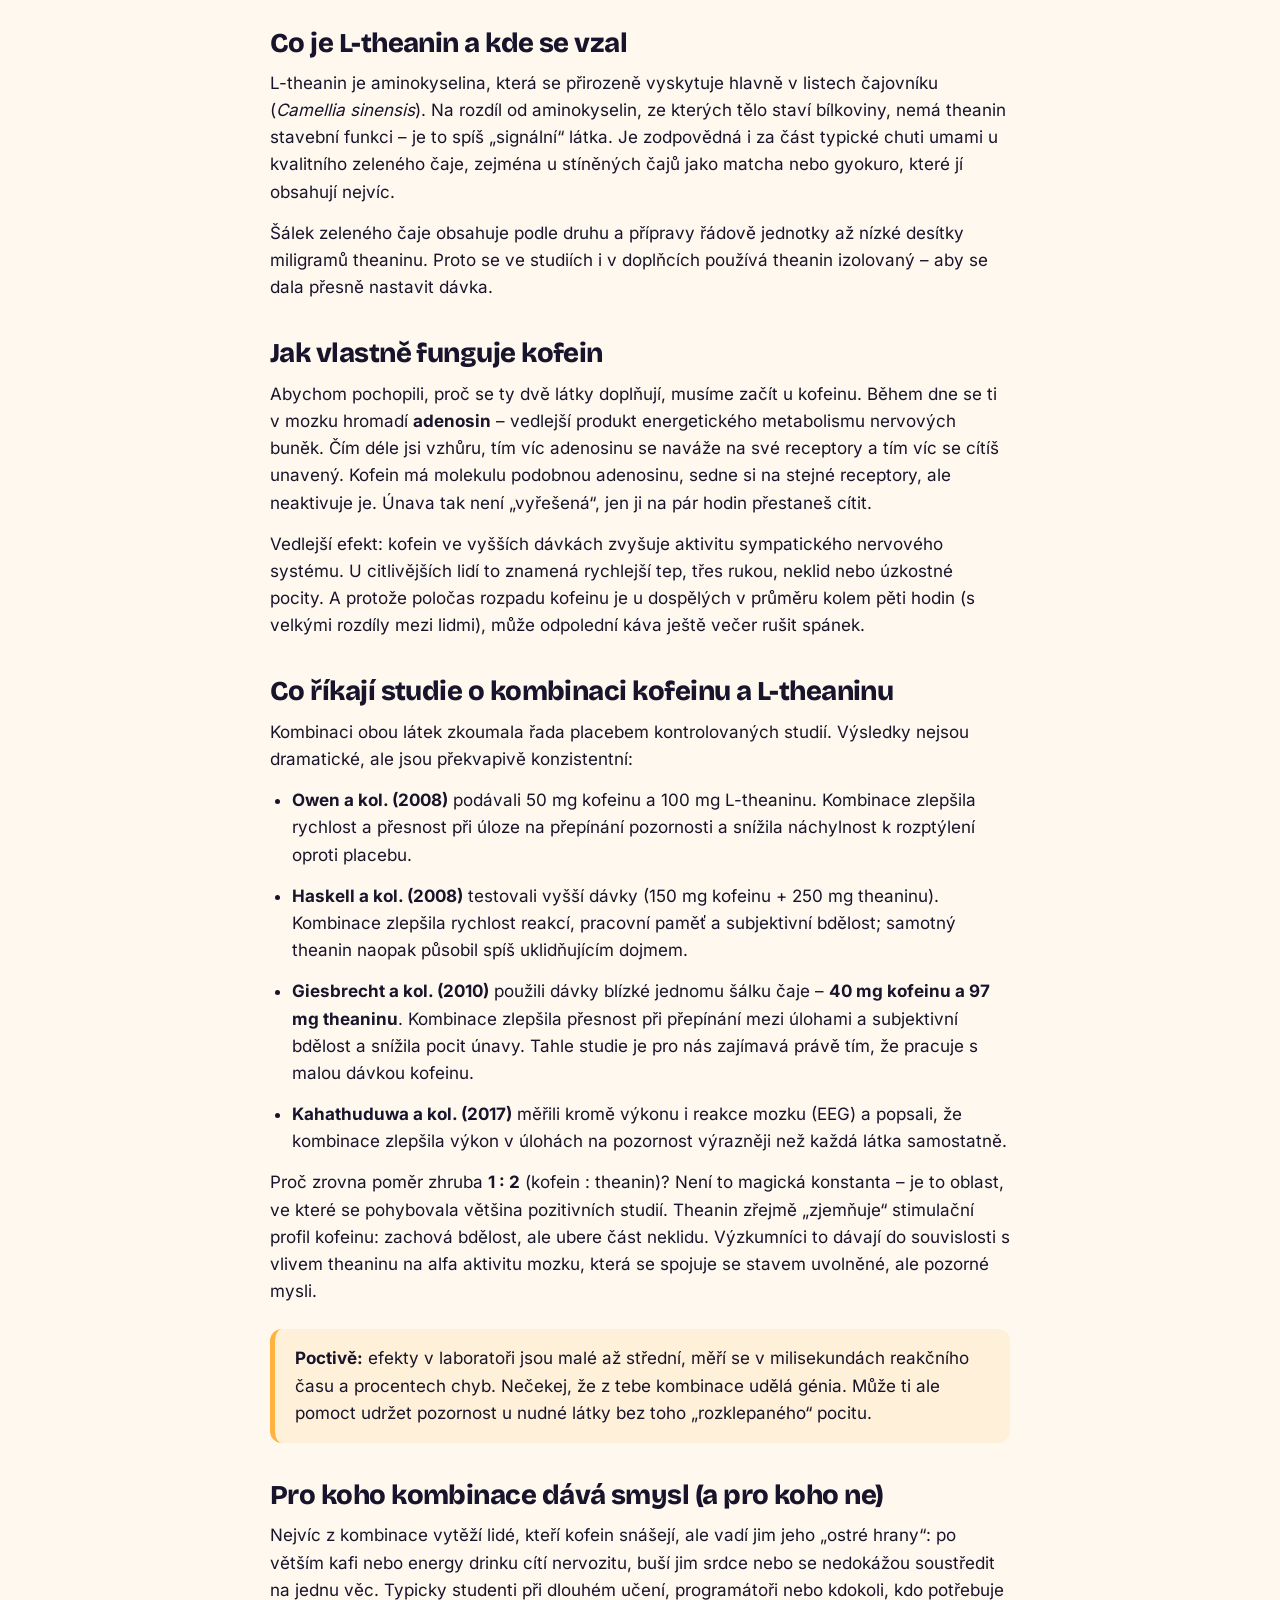
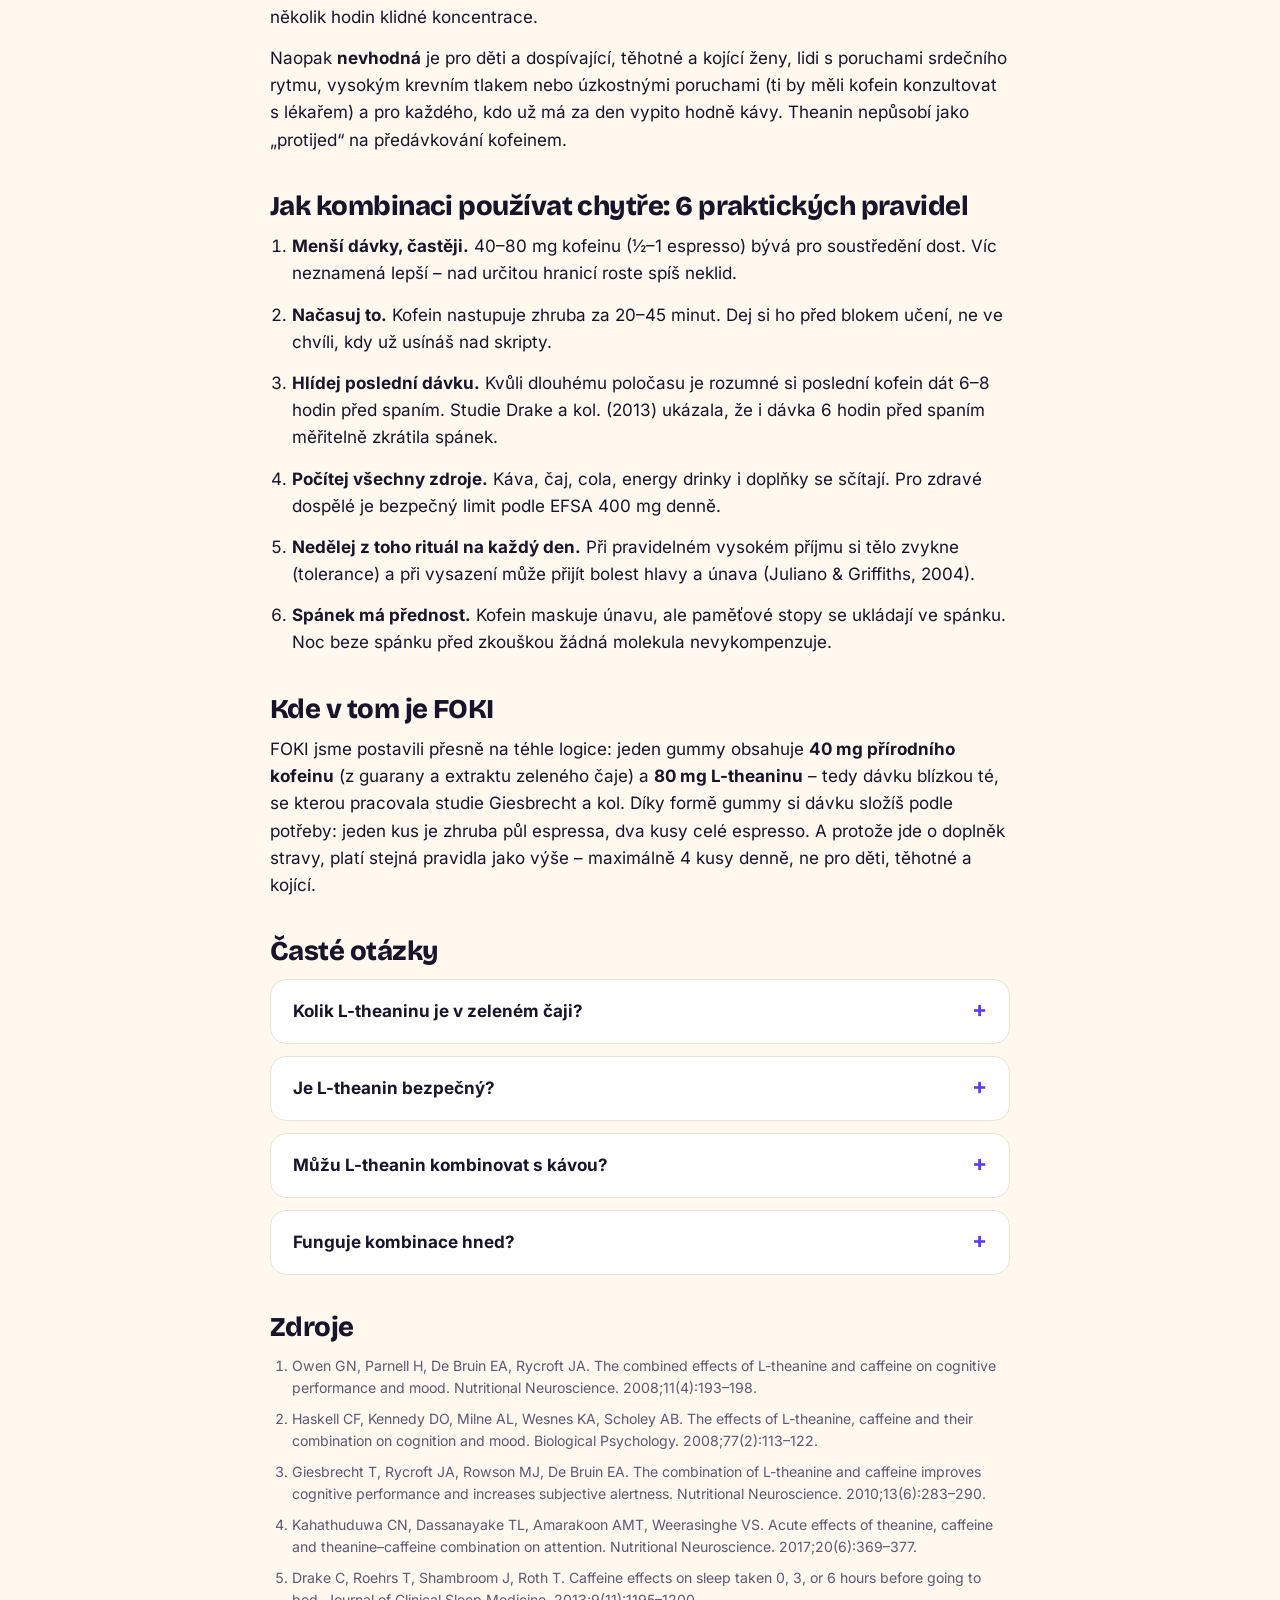
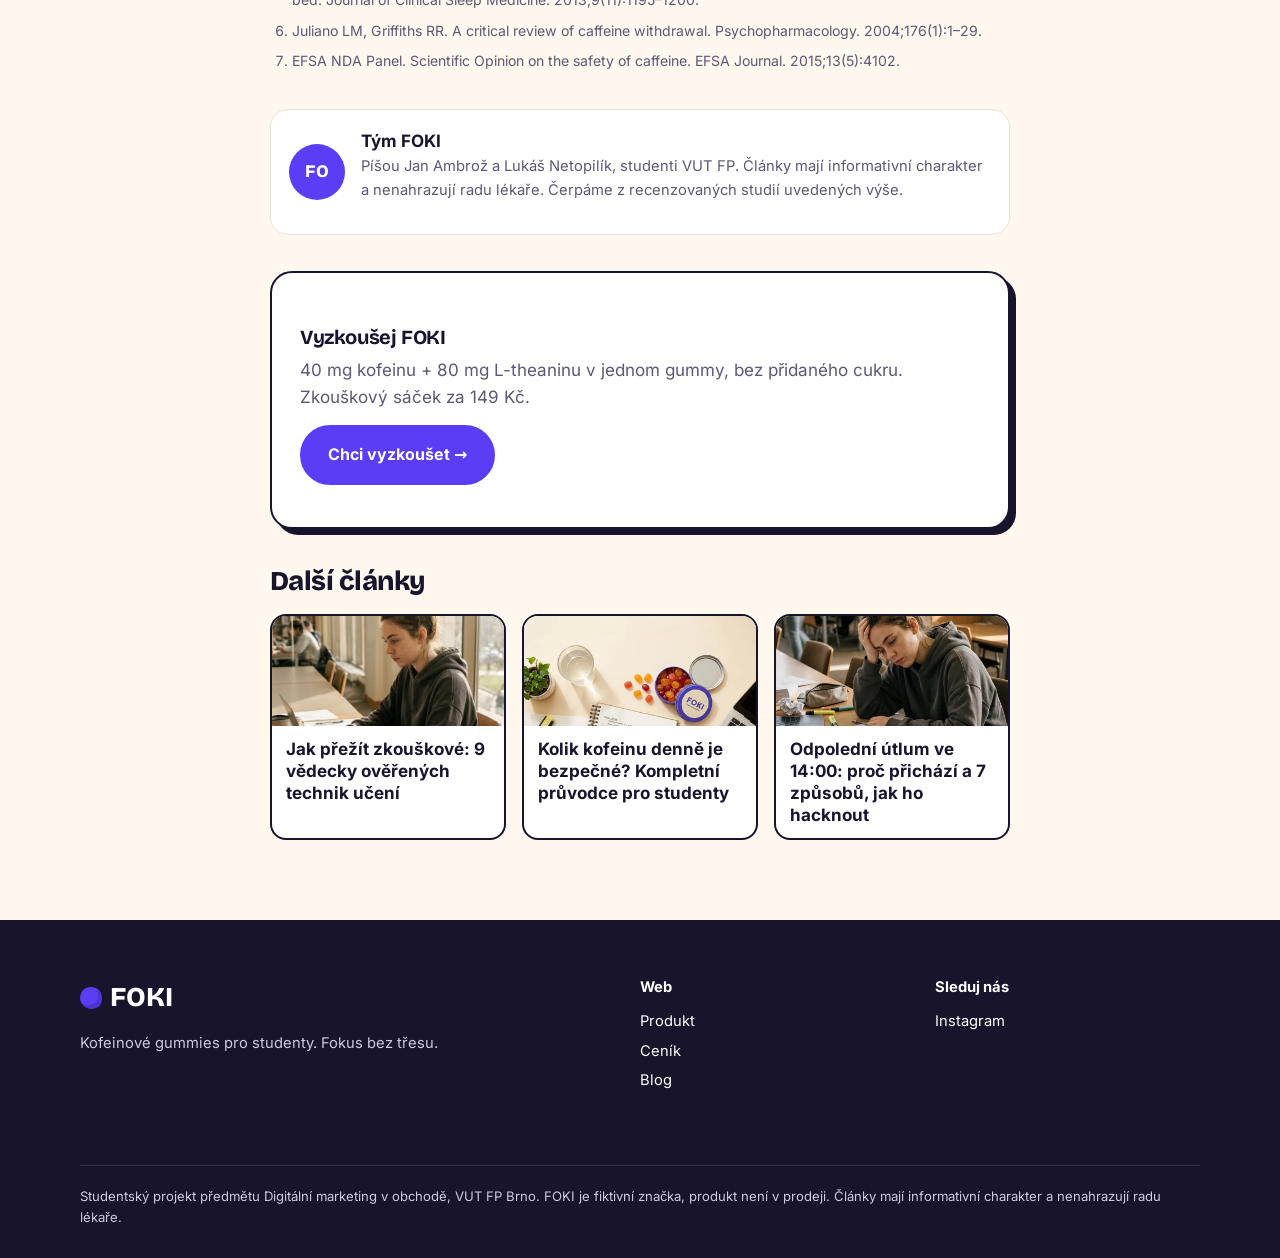
<file: blog/kofein-a-l-theanin.html>
<!doctype html>
<html lang="cs">
<head>
<meta charset="utf-8">
<meta name="viewport" content="width=device-width, initial-scale=1">
<title>Kofein a L-theanin: proč spolu fungují lépe než samotné kafe | FOKI blog</title>
<meta name="description" content="Co je L-theanin, proč se kombinuje s kofeinem v poměru 1:2, co o tom říkají studie a jak kombinaci rozumně používat při učení.">
<link rel="canonical" href="https://foki-gummies.github.io/blog/kofein-a-l-theanin.html">
<meta property="og:type" content="article"><meta property="og:title" content="Kofein a L-theanin: proč spolu fungují lépe než samotné kafe | FOKI blog"><meta property="og:description" content="Co je L-theanin, proč se kombinuje s kofeinem v poměru 1:2, co o tom říkají studie a jak kombinaci rozumně používat při učení."><meta property="og:image" content="https://foki-gummies.github.io/assets/makro.webp">
<meta name="twitter:card" content="summary_large_image">
<link rel="icon" href="../assets/favicon.svg" type="image/svg+xml">
<style>@font-face{font-family:'Bricolage Grotesque';font-style:normal;font-weight:700;font-display:swap;src:url(../assets/fonts/bricolage-grotesque-latin-700-normal.woff2) format('woff2');unicode-range:U+0000-00FF,U+0131,U+0152-0153,U+02BB-02BC,U+02C6,U+02DA,U+02DC,U+0304,U+0308,U+0329,U+2000-206F,U+20AC,U+2122,U+2191,U+2193,U+2212,U+2215,U+FEFF,U+FFFD}
@font-face{font-family:'Bricolage Grotesque';font-style:normal;font-weight:700;font-display:swap;src:url(../assets/fonts/bricolage-grotesque-latin-ext-700-normal.woff2) format('woff2');unicode-range:U+0100-02BA,U+02BD-02C5,U+02C7-02CC,U+02CE-02D7,U+02DD-02FF,U+0304,U+0308,U+0329,U+1D00-1DBF,U+1E00-1E9F,U+1EF2-1EFF,U+2020,U+20A0-20AB,U+20AD-20C0,U+2113,U+2C60-2C7F,U+A720-A7FF}
@font-face{font-family:'Bricolage Grotesque';font-style:normal;font-weight:800;font-display:swap;src:url(../assets/fonts/bricolage-grotesque-latin-800-normal.woff2) format('woff2');unicode-range:U+0000-00FF,U+0131,U+0152-0153,U+02BB-02BC,U+02C6,U+02DA,U+02DC,U+0304,U+0308,U+0329,U+2000-206F,U+20AC,U+2122,U+2191,U+2193,U+2212,U+2215,U+FEFF,U+FFFD}
@font-face{font-family:'Bricolage Grotesque';font-style:normal;font-weight:800;font-display:swap;src:url(../assets/fonts/bricolage-grotesque-latin-ext-800-normal.woff2) format('woff2');unicode-range:U+0100-02BA,U+02BD-02C5,U+02C7-02CC,U+02CE-02D7,U+02DD-02FF,U+0304,U+0308,U+0329,U+1D00-1DBF,U+1E00-1E9F,U+1EF2-1EFF,U+2020,U+20A0-20AB,U+20AD-20C0,U+2113,U+2C60-2C7F,U+A720-A7FF}
@font-face{font-family:'Inter';font-style:normal;font-weight:400;font-display:swap;src:url(../assets/fonts/inter-latin-400-normal.woff2) format('woff2');unicode-range:U+0000-00FF,U+0131,U+0152-0153,U+02BB-02BC,U+02C6,U+02DA,U+02DC,U+0304,U+0308,U+0329,U+2000-206F,U+20AC,U+2122,U+2191,U+2193,U+2212,U+2215,U+FEFF,U+FFFD}
@font-face{font-family:'Inter';font-style:normal;font-weight:400;font-display:swap;src:url(../assets/fonts/inter-latin-ext-400-normal.woff2) format('woff2');unicode-range:U+0100-02BA,U+02BD-02C5,U+02C7-02CC,U+02CE-02D7,U+02DD-02FF,U+0304,U+0308,U+0329,U+1D00-1DBF,U+1E00-1E9F,U+1EF2-1EFF,U+2020,U+20A0-20AB,U+20AD-20C0,U+2113,U+2C60-2C7F,U+A720-A7FF}
@font-face{font-family:'Inter';font-style:normal;font-weight:500;font-display:swap;src:url(../assets/fonts/inter-latin-500-normal.woff2) format('woff2');unicode-range:U+0000-00FF,U+0131,U+0152-0153,U+02BB-02BC,U+02C6,U+02DA,U+02DC,U+0304,U+0308,U+0329,U+2000-206F,U+20AC,U+2122,U+2191,U+2193,U+2212,U+2215,U+FEFF,U+FFFD}
@font-face{font-family:'Inter';font-style:normal;font-weight:500;font-display:swap;src:url(../assets/fonts/inter-latin-ext-500-normal.woff2) format('woff2');unicode-range:U+0100-02BA,U+02BD-02C5,U+02C7-02CC,U+02CE-02D7,U+02DD-02FF,U+0304,U+0308,U+0329,U+1D00-1DBF,U+1E00-1E9F,U+1EF2-1EFF,U+2020,U+20A0-20AB,U+20AD-20C0,U+2113,U+2C60-2C7F,U+A720-A7FF}
@font-face{font-family:'Inter';font-style:normal;font-weight:600;font-display:swap;src:url(../assets/fonts/inter-latin-600-normal.woff2) format('woff2');unicode-range:U+0000-00FF,U+0131,U+0152-0153,U+02BB-02BC,U+02C6,U+02DA,U+02DC,U+0304,U+0308,U+0329,U+2000-206F,U+20AC,U+2122,U+2191,U+2193,U+2212,U+2215,U+FEFF,U+FFFD}
@font-face{font-family:'Inter';font-style:normal;font-weight:600;font-display:swap;src:url(../assets/fonts/inter-latin-ext-600-normal.woff2) format('woff2');unicode-range:U+0100-02BA,U+02BD-02C5,U+02C7-02CC,U+02CE-02D7,U+02DD-02FF,U+0304,U+0308,U+0329,U+1D00-1DBF,U+1E00-1E9F,U+1EF2-1EFF,U+2020,U+20A0-20AB,U+20AD-20C0,U+2113,U+2C60-2C7F,U+A720-A7FF}
@font-face{font-family:'Inter';font-style:normal;font-weight:700;font-display:swap;src:url(../assets/fonts/inter-latin-700-normal.woff2) format('woff2');unicode-range:U+0000-00FF,U+0131,U+0152-0153,U+02BB-02BC,U+02C6,U+02DA,U+02DC,U+0304,U+0308,U+0329,U+2000-206F,U+20AC,U+2122,U+2191,U+2193,U+2212,U+2215,U+FEFF,U+FFFD}
@font-face{font-family:'Inter';font-style:normal;font-weight:700;font-display:swap;src:url(../assets/fonts/inter-latin-ext-700-normal.woff2) format('woff2');unicode-range:U+0100-02BA,U+02BD-02C5,U+02C7-02CC,U+02CE-02D7,U+02DD-02FF,U+0304,U+0308,U+0329,U+1D00-1DBF,U+1E00-1E9F,U+1EF2-1EFF,U+2020,U+20A0-20AB,U+20AD-20C0,U+2113,U+2C60-2C7F,U+A720-A7FF}
:root{
  --violet:#5B3DF5;--violet-d:#4127d6;--violet-l:#ECE8FF;
  --mango:#FFB23F;--cherry:#E63E6D;--cream:#FFF8EE;--ink:#17142B;--muted:#5d5873;
  --card:#ffffff;--line:#ebe4d6;--radius:22px;
  --shadow:0 10px 30px -12px rgba(23,20,43,.25);
}
*{box-sizing:border-box;margin:0;padding:0}
html{scroll-behavior:smooth}
body{font-family:"Inter",system-ui,-apple-system,Segoe UI,Roboto,sans-serif;background:var(--cream);color:var(--ink);line-height:1.6;font-size:17px;-webkit-font-smoothing:antialiased}
img,svg{max-width:100%;display:block}
a{color:var(--violet)}
h1,h2,h3{font-family:"Bricolage Grotesque","Inter",sans-serif;line-height:1.08;letter-spacing:-.02em}
h1{font-size:clamp(2.6rem,6.5vw,5rem);font-weight:800}
h2{font-size:clamp(1.9rem,4vw,3rem);font-weight:800;margin-bottom:.6em}
h3{font-size:1.3rem;font-weight:700;margin-bottom:.35em}
.wrap{max-width:1160px;margin:0 auto;padding:0 20px}
.skip{position:absolute;left:-999px}.skip:focus{left:12px;top:12px;background:#fff;padding:8px 12px;z-index:99}
.eyebrow{display:inline-block;font-weight:700;font-size:.8rem;letter-spacing:.12em;text-transform:uppercase;color:var(--violet);background:var(--violet-l);padding:6px 12px;border-radius:99px;margin-bottom:18px}
.lead{font-size:1.2rem;color:var(--muted);max-width:56ch}
.btn{display:inline-flex;align-items:center;gap:8px;font-weight:700;text-decoration:none;border-radius:99px;padding:15px 26px;border:2px solid var(--ink);transition:transform .15s,box-shadow .15s;cursor:pointer;font-size:1rem;font-family:inherit}
.btn:hover{transform:translateY(-2px);box-shadow:0 6px 0 var(--ink)}
.btn-primary{background:var(--violet);color:#fff;border-color:var(--violet)}
.btn-primary:hover{box-shadow:0 6px 0 var(--ink)}
.btn-ghost{background:transparent;color:var(--ink)}
/* nav */
.nav{position:sticky;top:0;z-index:50;background:rgba(255,248,238,.88);backdrop-filter:blur(10px);border-bottom:1px solid var(--line)}
.nav .wrap{display:flex;align-items:center;justify-content:space-between;height:68px}
.logo{font-family:"Bricolage Grotesque",sans-serif;font-weight:800;font-size:1.7rem;text-decoration:none;color:var(--ink);display:flex;align-items:center;gap:8px}
.logo i{width:22px;height:22px;border-radius:50% 50% 45% 55%;background:var(--violet);display:inline-block;box-shadow:inset -4px -4px 0 rgba(0,0,0,.15)}
.nav ul{display:flex;gap:26px;list-style:none}
.nav ul a{text-decoration:none;color:var(--ink);font-weight:600;font-size:.95rem}
.nav ul a:hover{color:var(--violet)}
.nav .btn{padding:10px 18px;font-size:.9rem}
@media(max-width:860px){.nav ul{display:none}}
/* hero */
.hero{padding:64px 0 40px;overflow:hidden}
.hero .wrap{display:grid;grid-template-columns:1.1fr .9fr;gap:40px;align-items:center}
.hero h1 em{font-style:normal;color:var(--violet);position:relative;white-space:nowrap}
.hero h1 em::after{content:"";position:absolute;left:0;right:0;bottom:.04em;height:.18em;background:var(--mango);z-index:-1;border-radius:4px}
.hero .lead{margin:22px 0 30px}
.hero-ctas{display:flex;gap:14px;flex-wrap:wrap}
.hero-facts{display:flex;gap:22px;margin-top:34px;flex-wrap:wrap;font-weight:600;font-size:.95rem}
.hero-facts span{display:flex;align-items:center;gap:8px}
.hero-facts b{display:inline-grid;place-items:center;width:30px;height:30px;border-radius:50%;background:#fff;border:2px solid var(--ink);font-size:.8rem}
.hero-art{position:relative}
@media(max-width:860px){.hero .wrap{grid-template-columns:1fr}.hero-art{width:100%;max-width:360px;margin:0 auto}}
/* marquee */
.marquee{background:var(--ink);color:var(--cream);padding:14px 0;overflow:hidden;white-space:nowrap;font-weight:700;font-family:"Bricolage Grotesque",sans-serif;font-size:1.2rem}
.marquee div{display:inline-block;animation:mq 28s linear infinite}
.marquee span{margin:0 26px}.marquee span::before{content:"●";color:var(--mango);margin-right:26px}
@keyframes mq{to{transform:translateX(-50%)}}
@media(prefers-reduced-motion:reduce){.marquee div{animation:none}}
section{padding:88px 0}
.center{text-align:center}.center .lead{margin:0 auto}
/* problem */
.grid3{display:grid;grid-template-columns:repeat(3,1fr);gap:20px;margin-top:40px}
.grid2{display:grid;grid-template-columns:1fr 1fr;gap:40px;align-items:center}
@media(max-width:860px){.grid3,.grid2{grid-template-columns:1fr}}
.card{background:var(--card);border:2px solid var(--ink);border-radius:var(--radius);padding:28px;box-shadow:6px 6px 0 var(--ink)}
.card .emoji{font-size:2rem;margin-bottom:10px}
.card p{color:var(--muted)}
/* product */
.product{background:var(--violet);color:#fff}
.product .eyebrow{background:rgba(255,255,255,.15);color:#fff}
.product .lead{color:#fff}
.ingr{display:grid;grid-template-columns:repeat(2,1fr);gap:16px;margin-top:28px}
.ingr div{background:rgba(23,20,43,.18);border:1.5px solid rgba(255,255,255,.3);border-radius:18px;padding:18px}
.ingr strong{display:block;font-family:"Bricolage Grotesque",sans-serif;font-size:1.8rem}
.ingr small{color:#fff;font-size:.9rem}
.note{font-size:.85rem;color:#fff;margin-top:22px}
/* how */
.steps{counter-reset:s;display:grid;grid-template-columns:repeat(3,1fr);gap:20px;margin-top:36px}
.steps li{list-style:none;counter-increment:s;background:#fff;border-radius:var(--radius);padding:28px;border:1px solid var(--line)}
.steps li::before{content:counter(s);display:grid;place-items:center;width:44px;height:44px;border-radius:50%;background:var(--mango);font-weight:800;margin-bottom:14px;font-size:1.2rem}
@media(max-width:860px){.steps{grid-template-columns:1fr}}
/* compare */
.tbl{width:100%;border-collapse:separate;border-spacing:0;background:#fff;border:2px solid var(--ink);border-radius:var(--radius);overflow:hidden;margin-top:30px;font-size:.98rem}
.tbl th,.tbl td{padding:15px 18px;text-align:left;border-bottom:1px solid var(--line)}
.tbl thead th{background:var(--ink);color:#fff;font-weight:700}
.tbl td.us,.tbl th.us{background:var(--violet-l);font-weight:700}
.tbl thead th.us{background:var(--violet)}
.tbl tr:last-child td{border-bottom:0}
.tbl-wrap{overflow-x:auto}
/* pricing */
.prices{display:grid;grid-template-columns:repeat(3,1fr);gap:22px;margin-top:40px;align-items:stretch}
@media(max-width:860px){.prices{grid-template-columns:1fr}}
.price{background:#fff;border:2px solid var(--ink);border-radius:var(--radius);padding:30px;display:flex;flex-direction:column;position:relative}
.price.hot{background:var(--ink);color:#fff;transform:translateY(-10px);box-shadow:8px 8px 0 var(--violet)}
.price.hot .muted{color:#bdb7d4}
.badge{position:absolute;top:-14px;left:24px;background:var(--mango);color:var(--ink);font-weight:800;font-size:.78rem;padding:5px 12px;border-radius:99px;border:2px solid var(--ink)}
.price .amt{font-family:"Bricolage Grotesque",sans-serif;font-size:3rem;font-weight:800;margin:10px 0 0}
.price .amt small{font-size:1rem;font-weight:600}
.price ul{list-style:none;margin:18px 0 26px;flex:1}
.price li{padding:6px 0;padding-left:26px;position:relative}
.price li::before{content:"✓";position:absolute;left:0;color:var(--violet);font-weight:800}
.price.hot li::before{color:var(--mango)}
.muted{color:var(--muted);font-size:.92rem}
.code{display:inline-block;background:var(--mango);padding:2px 10px;border-radius:8px;font-weight:800;border:1.5px dashed var(--ink)}
/* reviews */
.reviews{background:#fff}
.quote{background:var(--cream);border-radius:var(--radius);padding:28px;border:1px solid var(--line)}
.quote p{font-size:1.08rem;margin-bottom:16px}
.quote footer{font-weight:700;font-size:.92rem}
.quote footer span{display:block;font-weight:500;color:var(--muted)}
.disclaimer{font-size:.85rem;color:var(--muted);margin-top:22px;text-align:center}
/* screens */
.screens{display:flex;gap:22px;justify-content:center;margin-top:40px;flex-wrap:wrap}
.phone{width:240px;background:var(--ink);border-radius:36px;padding:12px;box-shadow:var(--shadow)}
.phone .scr{background:var(--cream);border-radius:26px;height:440px;overflow:hidden;padding:18px 16px;font-size:.82rem}
.phone .scr .ph-t{display:block;font-weight:800;font-family:"Bricolage Grotesque",sans-serif;font-size:1.1rem;margin-bottom:10px}
.pill{display:inline-block;background:var(--violet-l);color:var(--violet);border-radius:99px;padding:3px 10px;font-weight:700;font-size:.7rem}
.streak{display:grid;grid-template-columns:repeat(7,1fr);gap:5px;margin:12px 0}
.streak i{aspect-ratio:1;border-radius:8px;background:#e9e2d5}
.streak i.on{background:var(--violet)}.streak i.m{background:var(--mango)}
.rowi{display:flex;justify-content:space-between;align-items:center;background:#fff;border-radius:12px;padding:10px 12px;margin-top:8px;border:1px solid var(--line)}
/* team */
.team{display:grid;grid-template-columns:repeat(2,1fr);gap:22px;margin-top:36px;max-width:820px;margin-left:auto;margin-right:auto}
@media(max-width:700px){.team{grid-template-columns:1fr}}
.member{display:flex;gap:18px;align-items:center;background:#fff;border:2px solid var(--ink);border-radius:var(--radius);padding:22px}
.avatar{flex:none;width:76px;height:76px;border-radius:50%;display:grid;place-items:center;font-family:"Bricolage Grotesque",sans-serif;font-weight:800;font-size:1.6rem;color:#fff}
/* faq */
details{background:#fff;border:1px solid var(--line);border-radius:16px;padding:18px 22px;margin-top:12px}
summary{font-weight:700;cursor:pointer;list-style:none;display:flex;justify-content:space-between;gap:20px}
summary::after{content:"+";font-size:1.4rem;line-height:1;color:var(--violet)}
details[open] summary::after{content:"–"}
details p{margin-top:12px;color:var(--muted)}
.faq{max-width:820px;margin:0 auto}
/* cta */
.cta{background:var(--mango);border-top:2px solid var(--ink);border-bottom:2px solid var(--ink)}
.cta form{display:flex;gap:12px;flex-wrap:wrap;margin-top:24px;justify-content:center}
.cta input{flex:1;min-width:240px;max-width:380px;padding:15px 20px;border-radius:99px;border:2px solid var(--ink);font-size:1rem;font-family:inherit}
.cta .ok{display:none;font-weight:700;margin-top:16px}
/* blog */
.posts{display:grid;grid-template-columns:repeat(3,1fr);gap:22px;margin-top:36px}
@media(max-width:860px){.posts{grid-template-columns:1fr}}
.post{background:#fff;border:2px solid var(--ink);border-radius:var(--radius);overflow:hidden;text-decoration:none;color:var(--ink);display:flex;flex-direction:column;transition:transform .15s}
.post:hover{transform:translateY(-4px)}
.post .ph{height:150px;display:grid;place-items:center;font-size:3rem}
.post .bd{padding:22px}
.post .bd p{color:var(--muted);font-size:.95rem}
.article{max-width:740px;margin:0 auto;padding:56px 20px 80px}
.article h1{font-size:clamp(2rem,5vw,3.2rem);margin:10px 0 18px}
.article h2{font-size:1.7rem;margin:38px 0 12px}
.article p,.article li{margin-bottom:14px}
.article ul,.article ol{padding-left:22px}
.article .tldr{background:var(--violet-l);border-left:5px solid var(--violet);padding:18px 22px;border-radius:12px;margin:24px 0}
.article .meta{color:var(--muted);font-size:.9rem}
/* footer */
footer.site{background:var(--ink);color:#cfc9e4;padding:56px 0 30px;font-size:.92rem}
footer.site .wrap{display:grid;grid-template-columns:2fr 1fr 1fr;gap:30px}
footer.site a{color:#fff;text-decoration:none}
footer.site h4{color:#fff;margin-bottom:10px}
footer.site ul{list-style:none}footer.site li{margin:6px 0}
.legal{border-top:1px solid #34304d;margin-top:36px;padding-top:20px;grid-column:1/-1;font-size:.82rem}
@media(max-width:700px){footer.site .wrap{grid-template-columns:1fr}}
.float{animation:fl 5s ease-in-out infinite}
@keyframes fl{50%{transform:translateY(-12px) rotate(2deg)}}
@media(prefers-reduced-motion:reduce){.float{animation:none}}
.tbl tbody th{font-weight:600;background:#fff}
.hero-img{border-radius:32px;border:3px solid var(--ink);box-shadow:10px 10px 0 var(--violet);aspect-ratio:1;object-fit:cover;width:100%;height:auto}
.product-img{border-radius:28px;border:3px solid var(--ink);box-shadow:10px 10px 0 var(--mango);width:100%;height:auto}
</style>
<style>
.article{max-width:780px}.crumbs{font-size:.9rem;color:var(--muted)}.crumbs a{color:var(--muted)}
.chip{display:inline-block;background:var(--violet-l);color:var(--violet);font-weight:700;font-size:.78rem;letter-spacing:.06em;text-transform:uppercase;padding:5px 11px;border-radius:99px}
.art-hero{width:100%;height:auto;aspect-ratio:16/9;object-fit:cover;border-radius:24px;border:3px solid var(--ink);margin:22px 0 6px}
.article .lead{font-size:1.15rem;color:var(--muted);margin:6px 0 0}
.toc{background:#fff;border:1px solid var(--line);border-radius:16px;padding:18px 22px;margin:22px 0}.toc b{display:block;margin-bottom:6px}.toc ol{padding-left:20px;margin:0}.toc li{margin:4px 0}.toc a{color:var(--ink)}
.callout{background:#FFF1D9;border-left:5px solid var(--mango);padding:16px 20px;border-radius:12px;margin:24px 0}
.article h3{font-size:1.25rem;margin:26px 0 8px}.article table{margin:18px 0}.article .tbl th,.article .tbl td{padding:11px 13px;font-size:.95rem}
.sources{font-size:.88rem;color:var(--muted)}.sources li{margin-bottom:8px}
.author{display:flex;gap:16px;align-items:center;background:#fff;border:1px solid var(--line);border-radius:18px;padding:18px;margin-top:36px}.author .avatar{width:56px;height:56px;font-size:1.1rem}
.related{display:grid;grid-template-columns:repeat(3,1fr);gap:16px;margin-top:18px}@media(max-width:760px){.related{grid-template-columns:1fr}}
.related a{display:block;background:#fff;border:2px solid var(--ink);border-radius:16px;overflow:hidden;text-decoration:none;color:var(--ink)}.related img{width:100%;height:110px;object-fit:cover}.related span{display:block;padding:12px 14px;font-weight:700;line-height:1.3}
.filters{display:flex;gap:10px;flex-wrap:wrap;justify-content:center;margin-top:26px}.filters button{font:inherit;font-weight:700;border:2px solid var(--ink);background:#fff;border-radius:99px;padding:8px 16px;cursor:pointer}.filters button[aria-pressed=true]{background:var(--ink);color:#fff}
.featured{display:grid;grid-template-columns:1.2fr 1fr;gap:0;background:#fff;border:3px solid var(--ink);border-radius:26px;overflow:hidden;text-decoration:none;color:var(--ink);margin-top:40px;box-shadow:8px 8px 0 var(--violet)}.featured img{width:100%;height:100%;min-height:280px;object-fit:cover}.featured div{padding:32px}.featured h2{font-size:clamp(1.6rem,3vw,2.3rem);margin:12px 0}@media(max-width:760px){.featured{grid-template-columns:1fr}}
.post img{width:100%;height:170px;object-fit:cover}.post .meta{font-size:.85rem;color:var(--muted);margin-top:10px}
</style>
<script>
  window.dataLayer = window.dataLayer || [];
  function gtag(){dataLayer.push(arguments);}
  gtag('js', new Date());
  gtag('config', 'G-N1XZK6HEEN');
  (function(c,a){c[a]=c[a]||function(){(c[a].q=c[a].q||[]).push(arguments)};})(window,"clarity");
  // Měřicí skripty se načtou až po vykreslení stránky (rychlejší první zobrazení)
  window.addEventListener('load', function(){ setTimeout(function(){
    var s=document.createElement('script'); s.async=1; s.src='https://www.googletagmanager.com/gtag/js?id=G-N1XZK6HEEN'; document.head.appendChild(s);
    var t=document.createElement('script'); t.async=1; t.src='https://www.clarity.ms/tag/ytgz9owi85'; document.head.appendChild(t);
  }, 1500); });
</script>
<script type="application/ld+json">{"@context":"https://schema.org","@graph":[{"@type":"BlogPosting","headline":"Kofein a L-theanin: proč spolu fungují lépe než samotné kafe","description":"Co je L-theanin, proč se kombinuje s kofeinem v poměru 1:2, co o tom říkají studie a jak kombinaci rozumně používat při učení.","datePublished":"2026-10-06","dateModified":"2026-10-26","image":"https://foki-gummies.github.io/assets/makro.webp","author":{"@type":"Organization","name":"Tým FOKI"},"publisher":{"@type":"Organization","name":"FOKI","logo":{"@type":"ImageObject","url":"https://foki-gummies.github.io/assets/favicon.svg"}},"mainEntityOfPage":"https://foki-gummies.github.io/blog/kofein-a-l-theanin.html","inLanguage":"cs","articleSection":"Věda","citation":["Owen GN, Parnell H, De Bruin EA, Rycroft JA. The combined effects of L-theanine and caffeine on cognitive performance and mood. Nutritional Neuroscience. 2008;11(4):193–198.","Haskell CF, Kennedy DO, Milne AL, Wesnes KA, Scholey AB. The effects of L-theanine, caffeine and their combination on cognition and mood. Biological Psychology. 2008;77(2):113–122.","Giesbrecht T, Rycroft JA, Rowson MJ, De Bruin EA. The combination of L-theanine and caffeine improves cognitive performance and increases subjective alertness. Nutritional Neuroscience. 2010;13(6):283–290.","Kahathuduwa CN, Dassanayake TL, Amarakoon AMT, Weerasinghe VS. Acute effects of theanine, caffeine and theanine–caffeine combination on attention. Nutritional Neuroscience. 2017;20(6):369–377.","Drake C, Roehrs T, Shambroom J, Roth T. Caffeine effects on sleep taken 0, 3, or 6 hours before going to bed. Journal of Clinical Sleep Medicine. 2013;9(11):1195–1200.","Juliano LM, Griffiths RR. A critical review of caffeine withdrawal. Psychopharmacology. 2004;176(1):1–29.","EFSA NDA Panel. Scientific Opinion on the safety of caffeine. EFSA Journal. 2015;13(5):4102."]},{"@type":"FAQPage","mainEntity":[{"@type":"Question","name":"Kolik L-theaninu je v zeleném čaji?","acceptedAnswer":{"@type":"Answer","text":"Záleží na druhu a přípravě, obvykle jednotky až nízké desítky miligramů na šálek. Nejvíc ho mají stíněné čaje jako matcha nebo gyokuro."}},{"@type":"Question","name":"Je L-theanin bezpečný?","acceptedAnswer":{"@type":"Answer","text":"Ve studiích se běžně používaly dávky 100–250 mg bez závažných nežádoucích účinků. Těhotné, kojící a lidé užívající léky by se měli poradit s lékařem."}},{"@type":"Question","name":"Můžu L-theanin kombinovat s kávou?","acceptedAnswer":{"@type":"Answer","text":"Ano, právě tuto kombinaci zkoumá většina studií. Hlídej ale celkové množství kofeinu za den (do 400 mg pro zdravé dospělé)."}},{"@type":"Question","name":"Funguje kombinace hned?","acceptedAnswer":{"@type":"Answer","text":"Kofein nastupuje zhruba za 20–45 minut, theanin podobně. Efekt trvá několik hodin."}}]},{"@type":"BreadcrumbList","itemListElement":[{"@type":"ListItem","position":1,"name":"FOKI","item":"https://foki-gummies.github.io/"},{"@type":"ListItem","position":2,"name":"Blog","item":"https://foki-gummies.github.io/blog/"},{"@type":"ListItem","position":3,"name":"Kofein a L-theanin: proč spolu fungují lépe než samotné kafe","item":"https://foki-gummies.github.io/blog/kofein-a-l-theanin.html"}]}]}</script>
</head>
<body>
<nav class="nav" aria-label="Hlavní navigace"><div class="wrap">
<a class="logo" href="../"><i aria-hidden="true"></i>FOKI</a>
<ul><li><a href="../#produkt">Produkt</a></li><li><a href="../#cenik">Ceník</a></li><li><a href="../blog/">Blog</a></li><li><a href="../#faq">FAQ</a></li></ul>
<a class="btn btn-primary" href="../#cenik" data-track="cta_nav" data-label="Vyzkoušet">Vyzkoušet</a>
</div></nav>
<main>
<article class="article">
<p class="crumbs"><a href="../">FOKI</a> › <a href="./">Blog</a> › Věda</p>
<span class="chip">Věda</span>
<h1>Kofein a L-theanin: proč spolu fungují lépe než samotné kafe</h1>
<p class="meta">Tým FOKI · aktualizováno 26. 10. 2026 · čtení na 9 minut</p>
<p class="lead">Co je L-theanin, proč se kombinuje s kofeinem v poměru 1:2, co o tom říkají studie a jak kombinaci rozumně používat při učení.</p>
<img class="art-hero" src="../assets/makro.webp" alt="" width="780" height="439" fetchpriority="high">
<div class="tldr"><strong>Krátce:</strong> L-theanin je aminokyselina ze zeleného čaje. Studie, které ji testovaly spolu s kofeinem (typicky v poměru zhruba 1:2), opakovaně popisují lepší přepínání pozornosti, méně chyb a menší pocit „nervozity“ než u samotného kofeinu. Nejde o zázrak: efekt je mírný, závisí na dávce a nenahradí spánek. Jeden FOKI obsahuje 40 mg kofeinu a 80 mg L-theaninu.</div>
<nav class="toc" aria-label="Obsah článku"><b>V článku najdeš</b><ol><li><a href="#co-je-l-theanin">Co je L-theanin a kde se vzal</a></li><li><a href="#jak-funguje-kofein">Jak vlastně funguje kofein</a></li><li><a href="#co-rika-veda">Co říkají studie o kombinaci kofeinu a L-theaninu</a></li><li><a href="#pro-koho">Pro koho kombinace dává smysl (a pro koho ne)</a></li><li><a href="#jak-pouzivat">Jak kombinaci používat chytře: 6 praktických pravidel</a></li><li><a href="#foki">Kde v tom je FOKI</a></li><li><a href="#faq">Časté otázky</a></li><li><a href="#zdroje">Zdroje</a></li></ol></nav>

<p>Znáš ten moment: dopiješ druhé espresso, mozek konečně naskočí, jenže spolu s ním naskočí i nohy pod stolem, které se nedokážou přestat klepat. Srdce trochu zrychlí, myšlenky skáčou z tématu na téma a místo hlubokého soustředění máš pocit, že jedeš na 120 % – jen bohužel všemi směry najednou. Přesně tenhle rozdíl mezi „být vzhůru“ a „být soustředěný“ je důvod, proč se vědci už přes 15 let zajímají o jednu nenápadnou molekulu ze zeleného čaje.</p>
<h2 id="co-je-l-theanin">Co je L-theanin a kde se vzal</h2>
<p>L-theanin je aminokyselina, která se přirozeně vyskytuje hlavně v listech čajovníku (<i>Camellia sinensis</i>). Na rozdíl od aminokyselin, ze kterých tělo staví bílkoviny, nemá theanin stavební funkci – je to spíš „signální“ látka. Je zodpovědná i za část typické chuti umami u kvalitního zeleného čaje, zejména u stíněných čajů jako matcha nebo gyokuro, které jí obsahují nejvíc.</p>
<p>Šálek zeleného čaje obsahuje podle druhu a přípravy řádově jednotky až nízké desítky miligramů theaninu. Proto se ve studiích i v doplňcích používá theanin izolovaný – aby se dala přesně nastavit dávka.</p>
<h2 id="jak-funguje-kofein">Jak vlastně funguje kofein</h2>
<p>Abychom pochopili, proč se ty dvě látky doplňují, musíme začít u kofeinu. Během dne se ti v mozku hromadí <b>adenosin</b> – vedlejší produkt energetického metabolismu nervových buněk. Čím déle jsi vzhůru, tím víc adenosinu se naváže na své receptory a tím víc se cítíš unavený. Kofein má molekulu podobnou adenosinu, sedne si na stejné receptory, ale neaktivuje je. Únava tak není „vyřešená“, jen ji na pár hodin přestaneš cítit.</p>
<p>Vedlejší efekt: kofein ve vyšších dávkách zvyšuje aktivitu sympatického nervového systému. U citlivějších lidí to znamená rychlejší tep, třes rukou, neklid nebo úzkostné pocity. A protože poločas rozpadu kofeinu je u dospělých v průměru kolem pěti hodin (s velkými rozdíly mezi lidmi), může odpolední káva ještě večer rušit spánek.</p>
<h2 id="co-rika-veda">Co říkají studie o kombinaci kofeinu a L-theaninu</h2>
<p>Kombinaci obou látek zkoumala řada placebem kontrolovaných studií. Výsledky nejsou dramatické, ale jsou překvapivě konzistentní:</p>
<ul>
<li><b>Owen a kol. (2008)</b> podávali 50 mg kofeinu a 100 mg L-theaninu. Kombinace zlepšila rychlost a přesnost při úloze na přepínání pozornosti a snížila náchylnost k rozptýlení oproti placebu.</li>
<li><b>Haskell a kol. (2008)</b> testovali vyšší dávky (150 mg kofeinu + 250 mg theaninu). Kombinace zlepšila rychlost reakcí, pracovní paměť a subjektivní bdělost; samotný theanin naopak působil spíš uklidňujícím dojmem.</li>
<li><b>Giesbrecht a kol. (2010)</b> použili dávky blízké jednomu šálku čaje – <b>40 mg kofeinu a 97 mg theaninu</b>. Kombinace zlepšila přesnost při přepínání mezi úlohami a subjektivní bdělost a snížila pocit únavy. Tahle studie je pro nás zajímavá právě tím, že pracuje s malou dávkou kofeinu.</li>
<li><b>Kahathuduwa a kol. (2017)</b> měřili kromě výkonu i reakce mozku (EEG) a popsali, že kombinace zlepšila výkon v úlohách na pozornost výrazněji než každá látka samostatně.</li>
</ul>
<p>Proč zrovna poměr zhruba <b>1 : 2</b> (kofein : theanin)? Není to magická konstanta – je to oblast, ve které se pohybovala většina pozitivních studií. Theanin zřejmě „zjemňuje“ stimulační profil kofeinu: zachová bdělost, ale ubere část neklidu. Výzkumníci to dávají do souvislosti s vlivem theaninu na alfa aktivitu mozku, která se spojuje se stavem uvolněné, ale pozorné mysli.</p>
<div class="callout"><b>Poctivě:</b> efekty v laboratoři jsou malé až střední, měří se v milisekundách reakčního času a procentech chyb. Nečekej, že z tebe kombinace udělá génia. Může ti ale pomoct udržet pozornost u nudné látky bez toho „rozklepaného“ pocitu.</div>
<h2 id="pro-koho">Pro koho kombinace dává smysl (a pro koho ne)</h2>
<p>Nejvíc z kombinace vytěží lidé, kteří kofein snášejí, ale vadí jim jeho „ostré hrany“: po větším kafi nebo energy drinku cítí nervozitu, buší jim srdce nebo se nedokážou soustředit na jednu věc. Typicky studenti při dlouhém učení, programátoři nebo kdokoli, kdo potřebuje několik hodin klidné koncentrace.</p>
<p>Naopak <b>nevhodná</b> je pro děti a dospívající, těhotné a kojící ženy, lidi s poruchami srdečního rytmu, vysokým krevním tlakem nebo úzkostnými poruchami (ti by měli kofein konzultovat s lékařem) a pro každého, kdo už má za den vypito hodně kávy. Theanin nepůsobí jako „protijed“ na předávkování kofeinem.</p>
<h2 id="jak-pouzivat">Jak kombinaci používat chytře: 6 praktických pravidel</h2>
<ol>
<li><b>Menší dávky, častěji.</b> 40–80 mg kofeinu (½–1 espresso) bývá pro soustředění dost. Víc neznamená lepší – nad určitou hranicí roste spíš neklid.</li>
<li><b>Načasuj to.</b> Kofein nastupuje zhruba za 20–45 minut. Dej si ho před blokem učení, ne ve chvíli, kdy už usínáš nad skripty.</li>
<li><b>Hlídej poslední dávku.</b> Kvůli dlouhému poločasu je rozumné si poslední kofein dát 6–8 hodin před spaním. Studie Drake a kol. (2013) ukázala, že i dávka 6 hodin před spaním měřitelně zkrátila spánek.</li>
<li><b>Počítej všechny zdroje.</b> Káva, čaj, cola, energy drinky i doplňky se sčítají. Pro zdravé dospělé je bezpečný limit podle EFSA 400 mg denně.</li>
<li><b>Nedělej z toho rituál na každý den.</b> Při pravidelném vysokém příjmu si tělo zvykne (tolerance) a při vysazení může přijít bolest hlavy a únava (Juliano &amp; Griffiths, 2004).</li>
<li><b>Spánek má přednost.</b> Kofein maskuje únavu, ale paměťové stopy se ukládají ve spánku. Noc beze spánku před zkouškou žádná molekula nevykompenzuje.</li>
</ol>
<h2 id="foki">Kde v tom je FOKI</h2>
<p>FOKI jsme postavili přesně na téhle logice: jeden gummy obsahuje <b>40 mg přírodního kofeinu</b> (z guarany a extraktu zeleného čaje) a <b>80 mg L-theaninu</b> – tedy dávku blízkou té, se kterou pracovala studie Giesbrecht a kol. Díky formě gummy si dávku složíš podle potřeby: jeden kus je zhruba půl espressa, dva kusy celé espresso. A protože jde o doplněk stravy, platí stejná pravidla jako výše – maximálně 4 kusy denně, ne pro děti, těhotné a kojící.</p>

<h2 id="faq">Časté otázky</h2>
<div class="faq"><details><summary>Kolik L-theaninu je v zeleném čaji?</summary><p>Záleží na druhu a přípravě, obvykle jednotky až nízké desítky miligramů na šálek. Nejvíc ho mají stíněné čaje jako matcha nebo gyokuro.</p></details><details><summary>Je L-theanin bezpečný?</summary><p>Ve studiích se běžně používaly dávky 100–250 mg bez závažných nežádoucích účinků. Těhotné, kojící a lidé užívající léky by se měli poradit s lékařem.</p></details><details><summary>Můžu L-theanin kombinovat s kávou?</summary><p>Ano, právě tuto kombinaci zkoumá většina studií. Hlídej ale celkové množství kofeinu za den (do 400 mg pro zdravé dospělé).</p></details><details><summary>Funguje kombinace hned?</summary><p>Kofein nastupuje zhruba za 20–45 minut, theanin podobně. Efekt trvá několik hodin.</p></details></div>
<h2 id="zdroje">Zdroje</h2>
<ol class="sources"><li>Owen GN, Parnell H, De Bruin EA, Rycroft JA. The combined effects of L-theanine and caffeine on cognitive performance and mood. Nutritional Neuroscience. 2008;11(4):193–198.</li><li>Haskell CF, Kennedy DO, Milne AL, Wesnes KA, Scholey AB. The effects of L-theanine, caffeine and their combination on cognition and mood. Biological Psychology. 2008;77(2):113–122.</li><li>Giesbrecht T, Rycroft JA, Rowson MJ, De Bruin EA. The combination of L-theanine and caffeine improves cognitive performance and increases subjective alertness. Nutritional Neuroscience. 2010;13(6):283–290.</li><li>Kahathuduwa CN, Dassanayake TL, Amarakoon AMT, Weerasinghe VS. Acute effects of theanine, caffeine and theanine–caffeine combination on attention. Nutritional Neuroscience. 2017;20(6):369–377.</li><li>Drake C, Roehrs T, Shambroom J, Roth T. Caffeine effects on sleep taken 0, 3, or 6 hours before going to bed. Journal of Clinical Sleep Medicine. 2013;9(11):1195–1200.</li><li>Juliano LM, Griffiths RR. A critical review of caffeine withdrawal. Psychopharmacology. 2004;176(1):1–29.</li><li>EFSA NDA Panel. Scientific Opinion on the safety of caffeine. EFSA Journal. 2015;13(5):4102.</li></ol>
<div class="author"><div class="avatar" style="background:var(--violet)">FO</div><div><b>Tým FOKI</b><p class="muted">Píšou Jan Ambrož a Lukáš Netopilík, studenti VUT FP. Články mají informativní charakter a nenahrazují radu lékaře. Čerpáme z recenzovaných studií uvedených výše.</p></div></div>
<div class="card" style="margin-top:36px"><h3>Vyzkoušej FOKI</h3><p>40 mg kofeinu + 80 mg L-theaninu v jednom gummy, bez přidaného cukru. Zkouškový sáček za 149 Kč.</p><p style="margin-top:14px"><a class="btn btn-primary" href="../#cenik" data-track="cta_blog" data-label="kofein-a-l-theanin">Chci vyzkoušet →</a></p></div>
<h2 id="dalsi">Další články</h2>
<div class="related"><a href="jak-prezit-zkouskove.html"><img src="../assets/fokus.webp" alt="" loading="lazy" width="400" height="110"><span>Jak přežít zkouškové: 9 vědecky ověřených technik učení</span></a><a href="kolik-kofeinu-denne.html"><img src="../assets/flatlay.webp" alt="" loading="lazy" width="400" height="110"><span>Kolik kofeinu denně je bezpečné? Kompletní průvodce pro studenty</span></a><a href="odpoledni-utlum.html"><img src="../assets/unavena.webp" alt="" loading="lazy" width="400" height="110"><span>Odpolední útlum ve 14:00: proč přichází a 7 způsobů, jak ho hacknout</span></a></div>
</article>
</main>
<footer class="site"><div class="wrap">
<div><a class="logo" href="../" style="color:#fff"><i aria-hidden="true"></i>FOKI</a><p style="margin-top:12px;max-width:40ch">Kofeinové gummies pro studenty. Fokus bez třesu.</p></div>
<div><h4>Web</h4><ul><li><a href="../#produkt">Produkt</a></li><li><a href="../#cenik">Ceník</a></li><li><a href="../blog/">Blog</a></li></ul></div>
<div><h4>Sleduj nás</h4><ul><li><a href="https://www.instagram.com/foki.gummies/" rel="noopener">Instagram</a></li></ul></div>
<p class="legal">Studentský projekt předmětu Digitální marketing v obchodě, VUT FP Brno. FOKI je fiktivní značka, produkt není v prodeji. Články mají informativní charakter a nenahrazují radu lékaře.</p>
</div></footer>
<script src="../assets/main.js" defer></script>
</body></html>
</file>
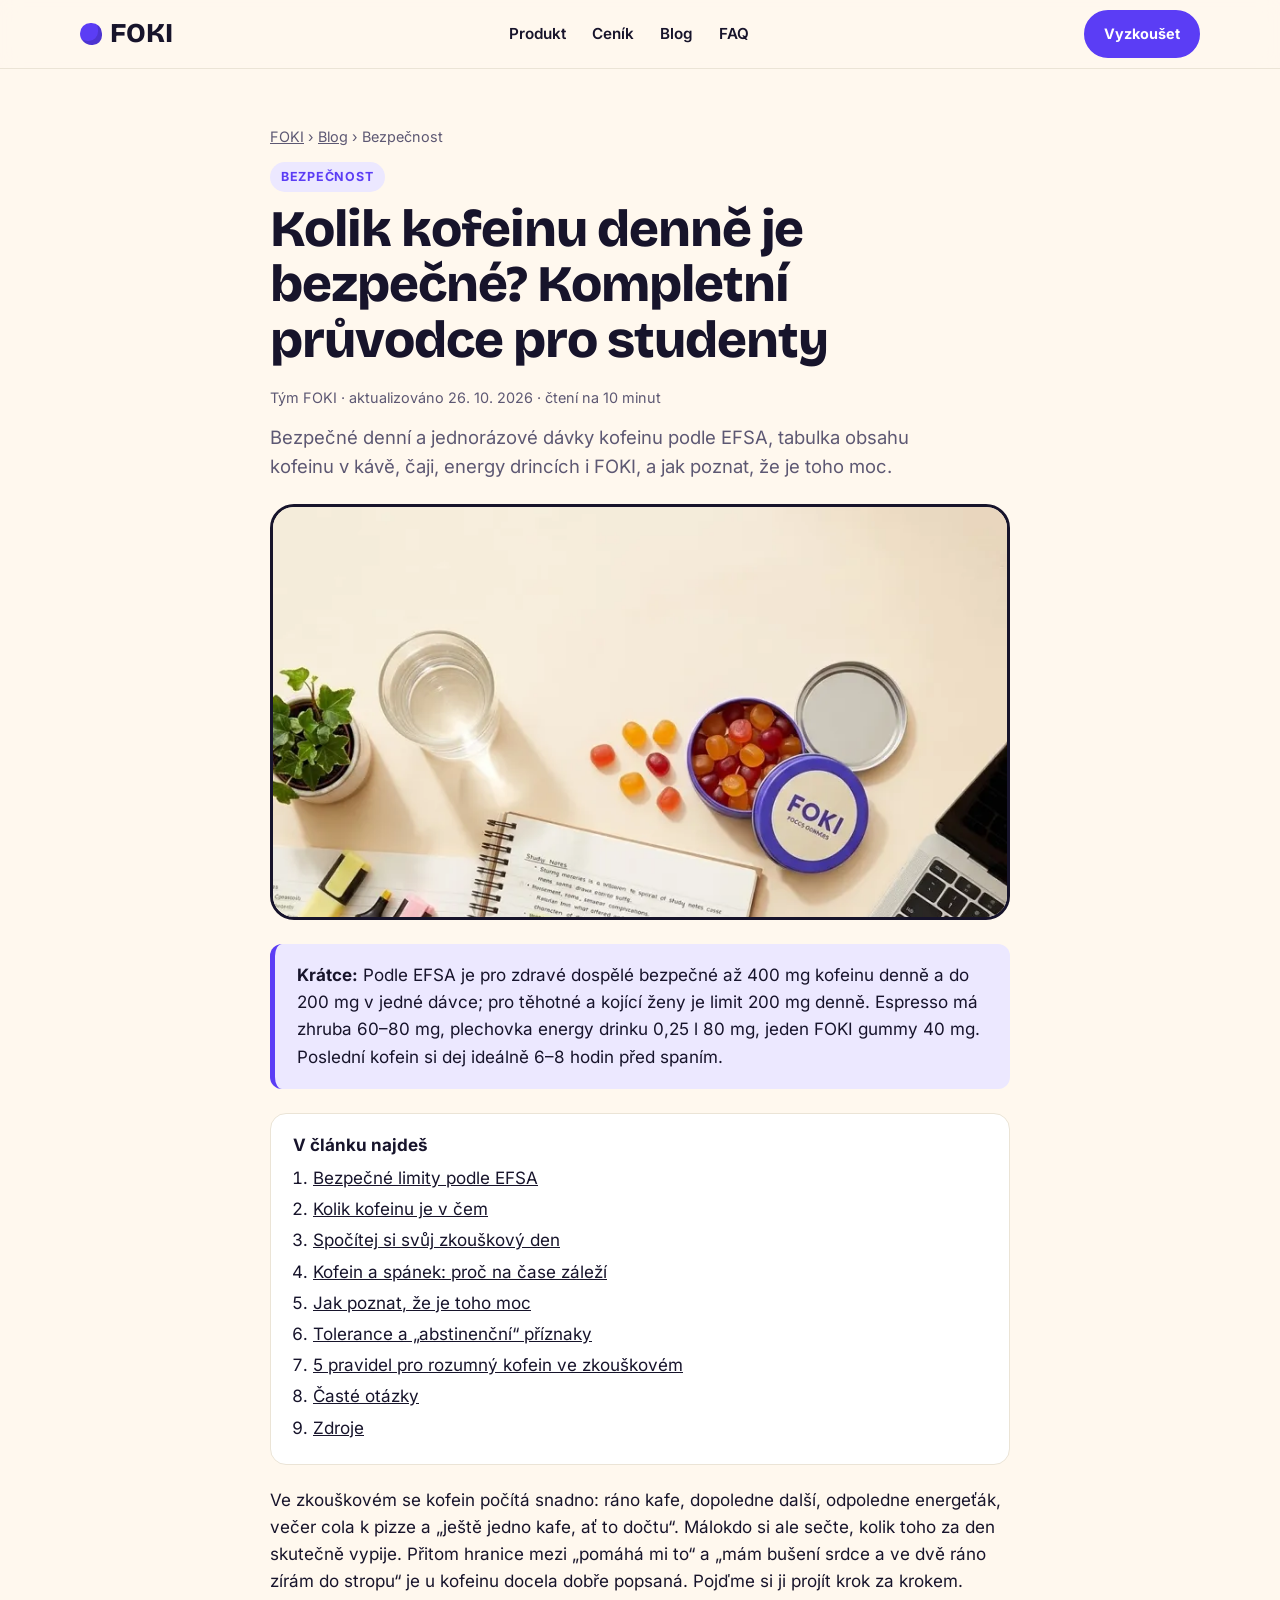
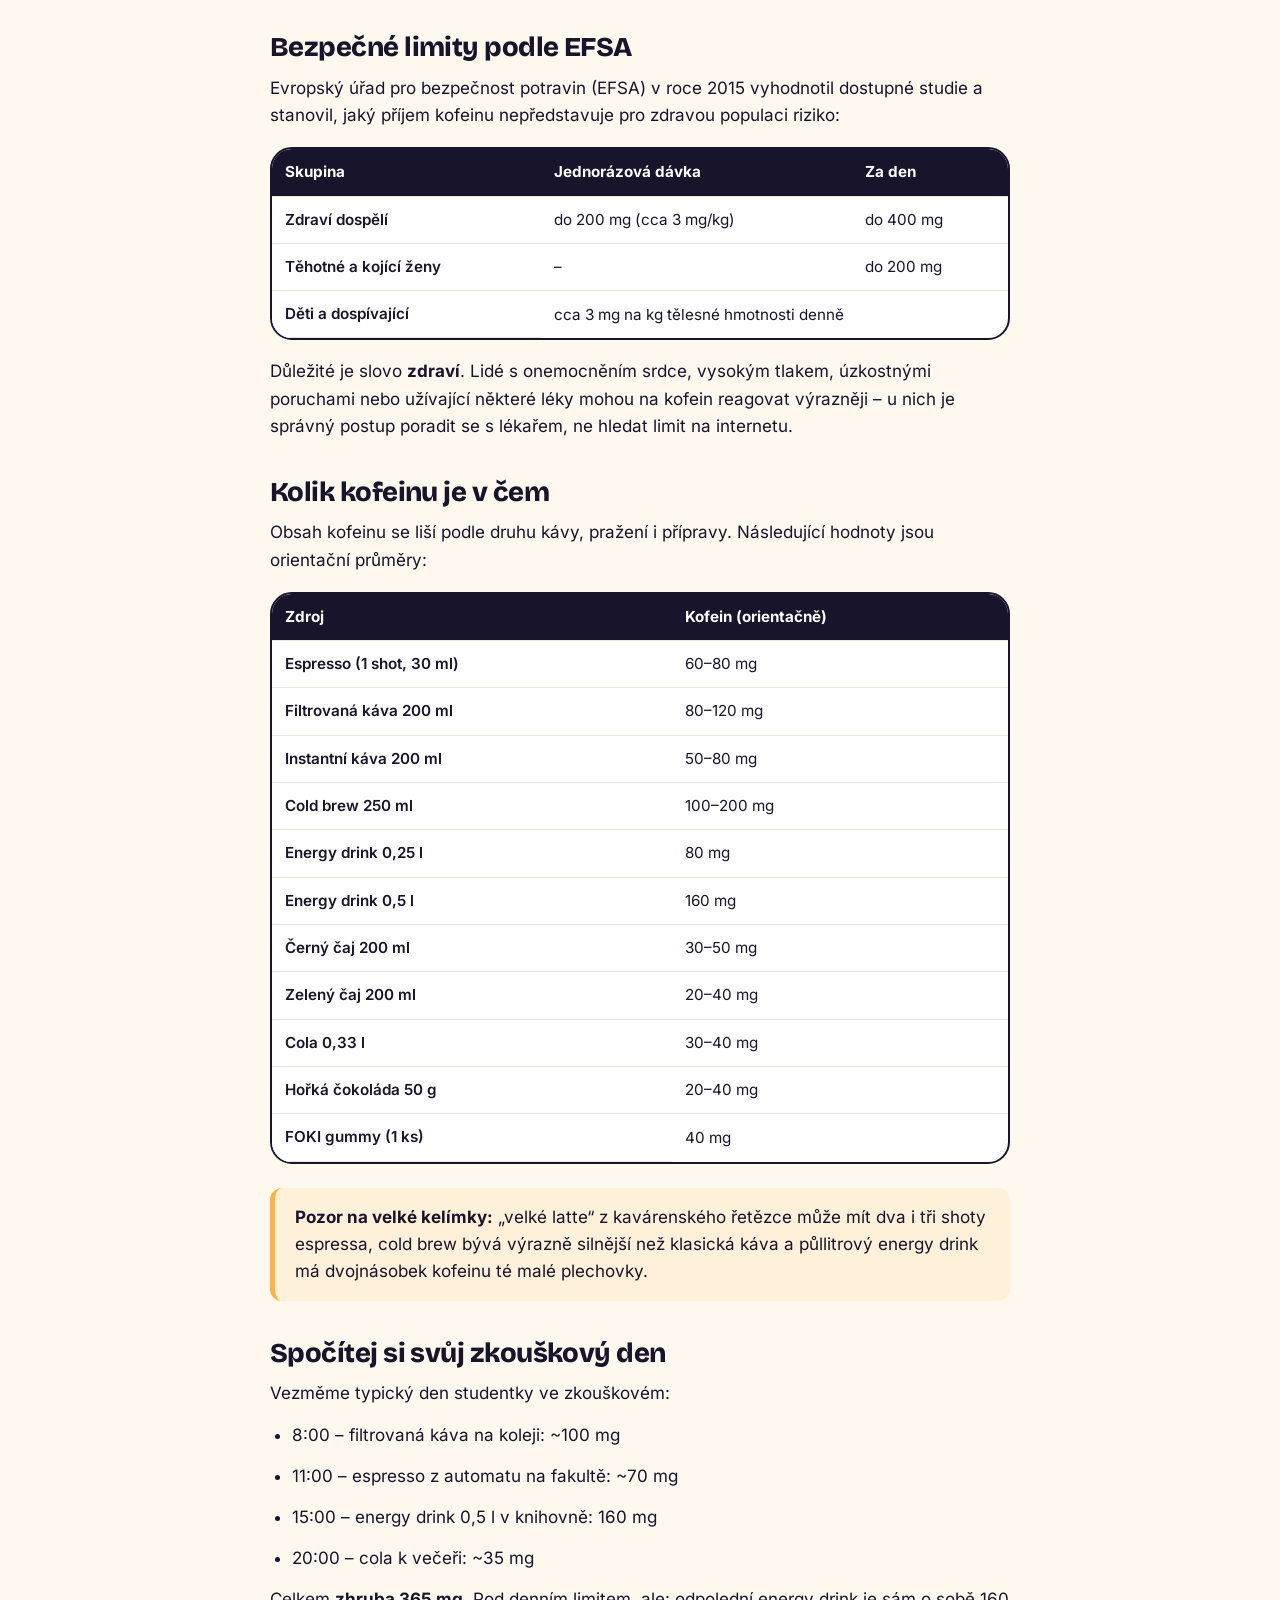
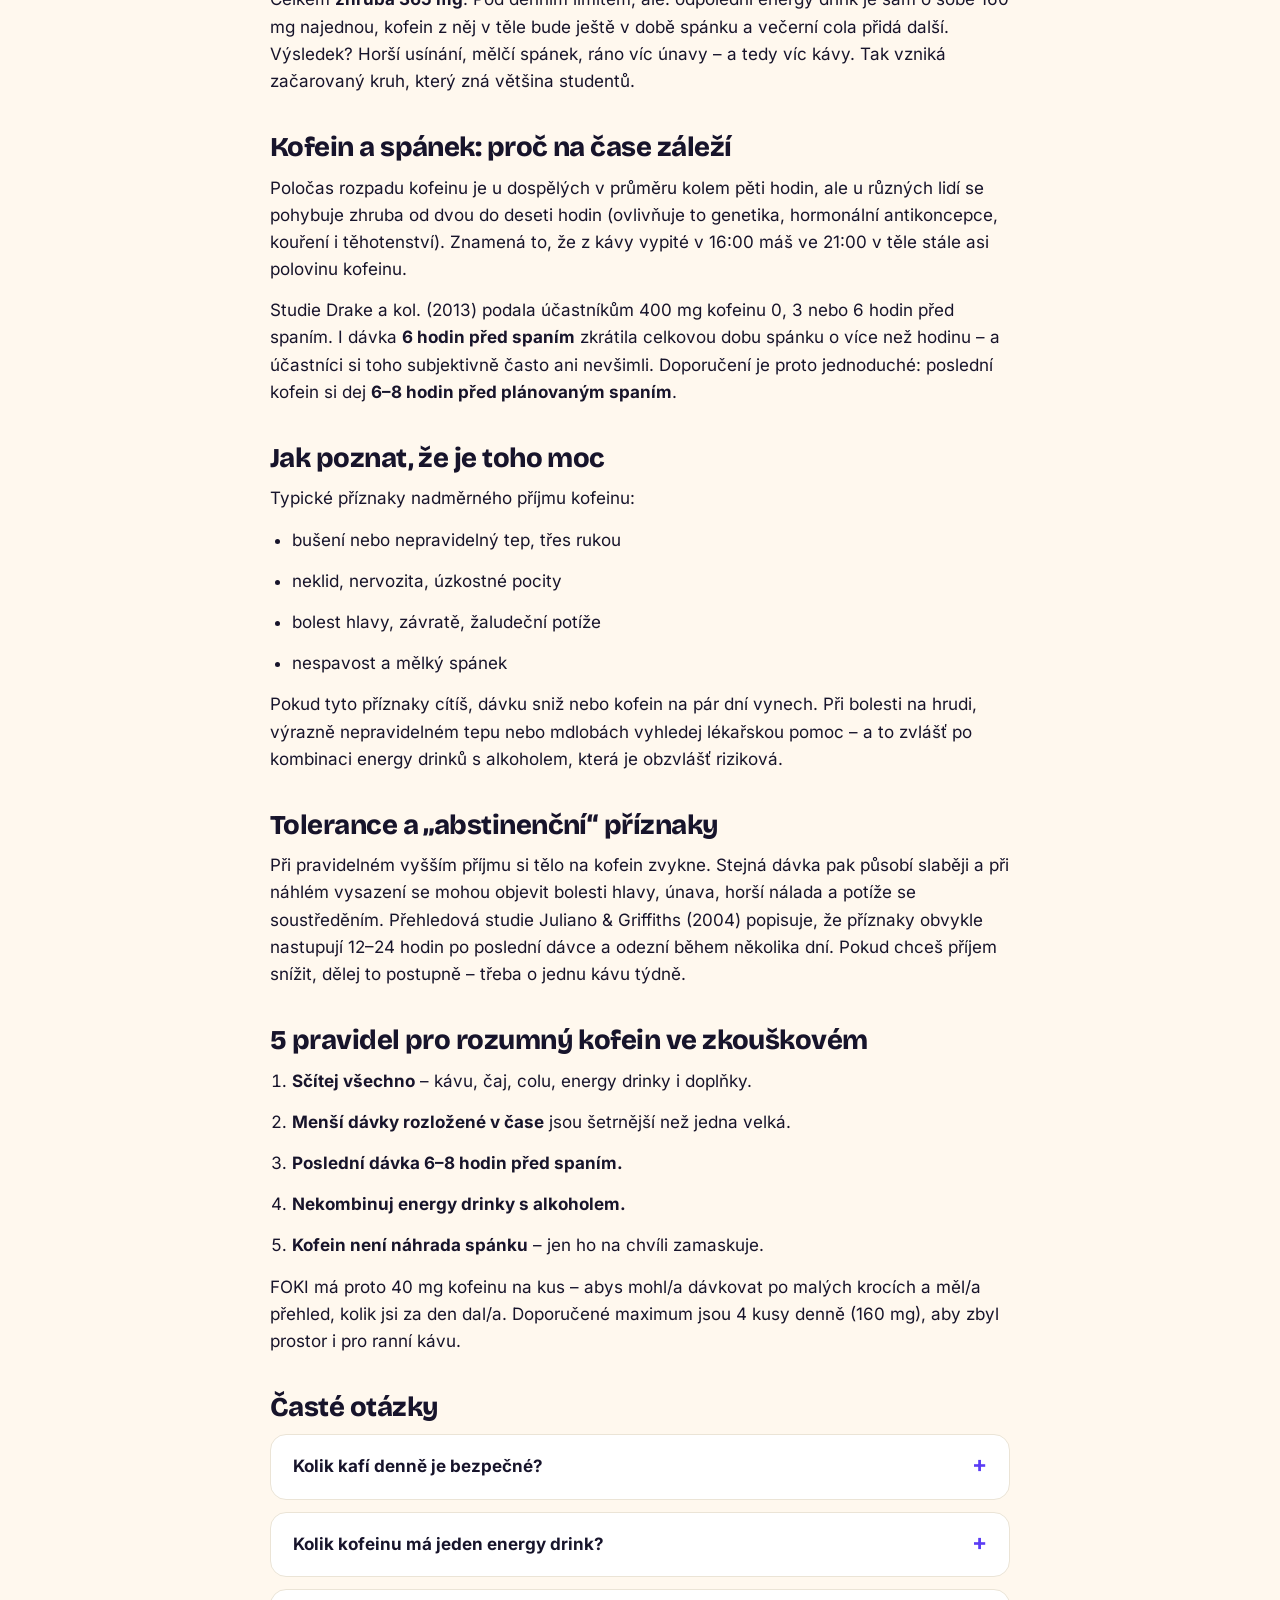
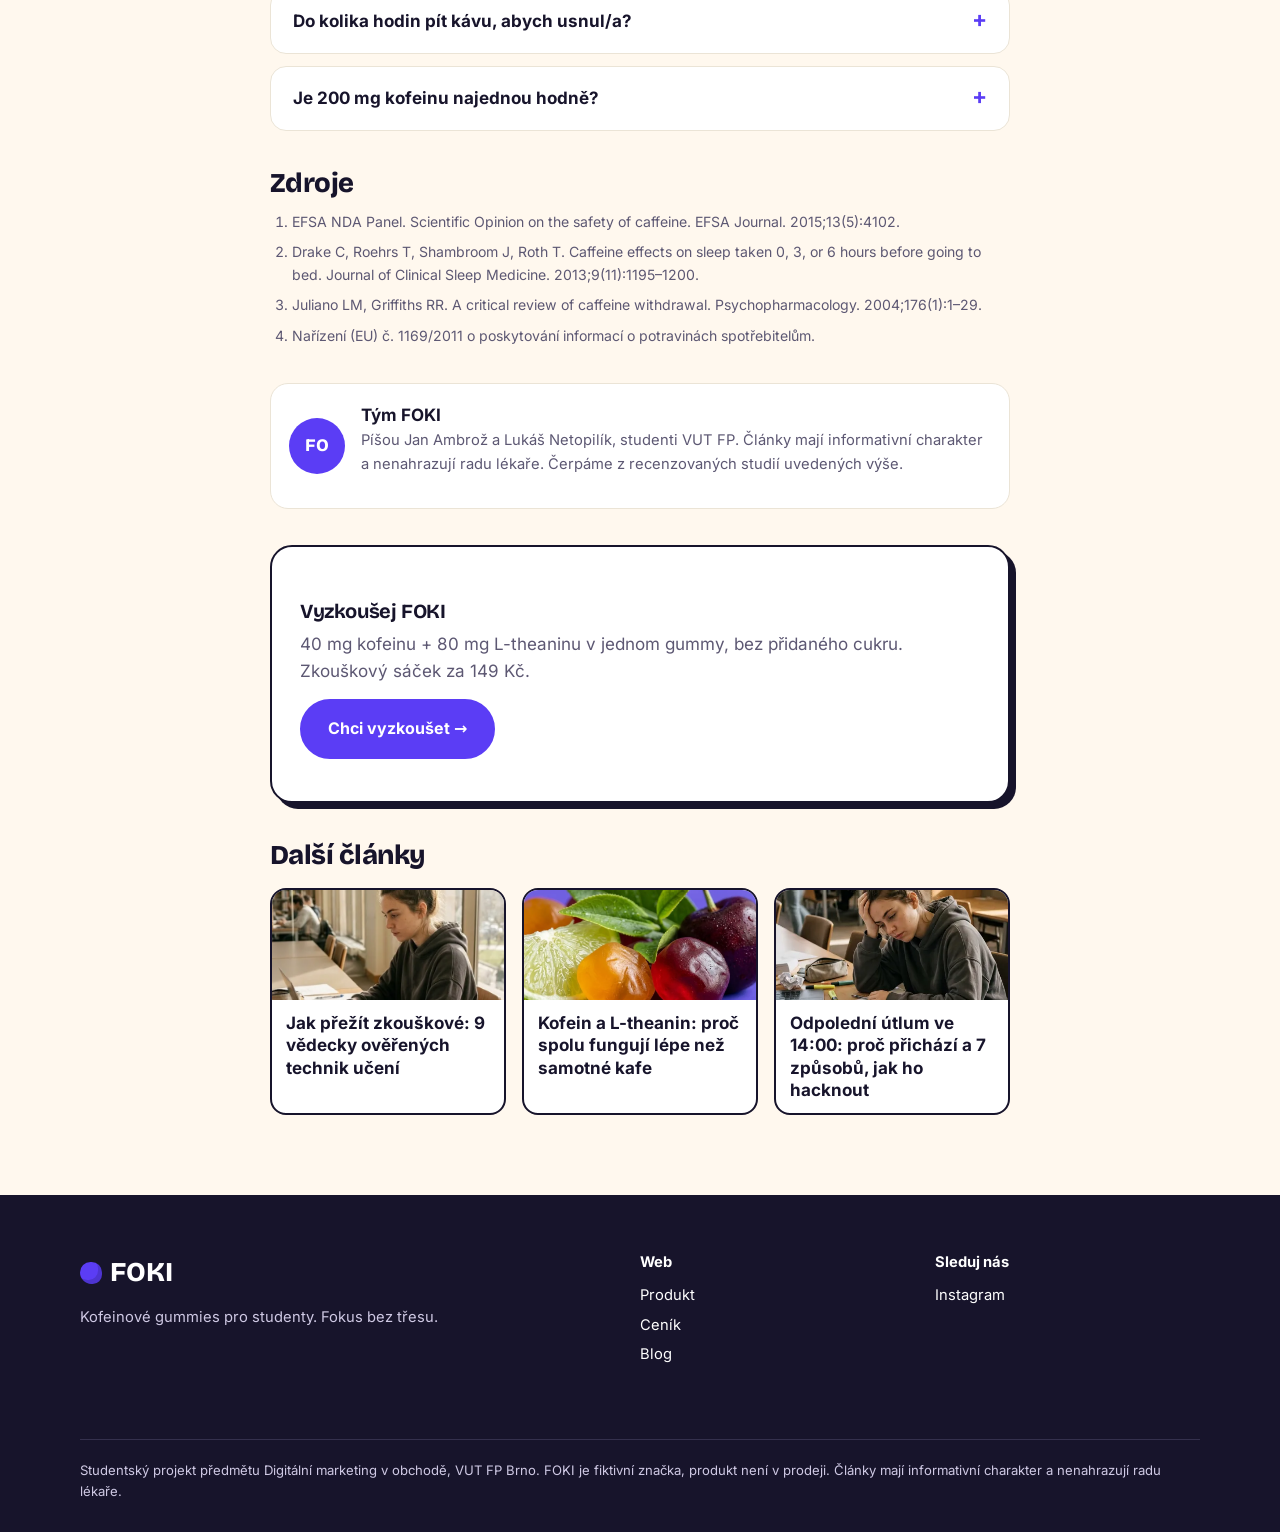
<file: blog/kolik-kofeinu-denne.html>
<!doctype html>
<html lang="cs">
<head>
<meta charset="utf-8">
<meta name="viewport" content="width=device-width, initial-scale=1">
<title>Kolik kofeinu denně je bezpečné? Kompletní průvodce pro studenty | FOKI blog</title>
<meta name="description" content="Bezpečné denní a jednorázové dávky kofeinu podle EFSA, tabulka obsahu kofeinu v kávě, čaji, energy drincích i FOKI, a jak poznat, že je toho moc.">
<link rel="canonical" href="https://foki-gummies.github.io/blog/kolik-kofeinu-denne.html">
<meta property="og:type" content="article"><meta property="og:title" content="Kolik kofeinu denně je bezpečné? Kompletní průvodce pro studenty | FOKI blog"><meta property="og:description" content="Bezpečné denní a jednorázové dávky kofeinu podle EFSA, tabulka obsahu kofeinu v kávě, čaji, energy drincích i FOKI, a jak poznat, že je toho moc."><meta property="og:image" content="https://foki-gummies.github.io/assets/flatlay.webp">
<meta name="twitter:card" content="summary_large_image">
<link rel="icon" href="../assets/favicon.svg" type="image/svg+xml">
<style>@font-face{font-family:'Bricolage Grotesque';font-style:normal;font-weight:700;font-display:swap;src:url(../assets/fonts/bricolage-grotesque-latin-700-normal.woff2) format('woff2');unicode-range:U+0000-00FF,U+0131,U+0152-0153,U+02BB-02BC,U+02C6,U+02DA,U+02DC,U+0304,U+0308,U+0329,U+2000-206F,U+20AC,U+2122,U+2191,U+2193,U+2212,U+2215,U+FEFF,U+FFFD}
@font-face{font-family:'Bricolage Grotesque';font-style:normal;font-weight:700;font-display:swap;src:url(../assets/fonts/bricolage-grotesque-latin-ext-700-normal.woff2) format('woff2');unicode-range:U+0100-02BA,U+02BD-02C5,U+02C7-02CC,U+02CE-02D7,U+02DD-02FF,U+0304,U+0308,U+0329,U+1D00-1DBF,U+1E00-1E9F,U+1EF2-1EFF,U+2020,U+20A0-20AB,U+20AD-20C0,U+2113,U+2C60-2C7F,U+A720-A7FF}
@font-face{font-family:'Bricolage Grotesque';font-style:normal;font-weight:800;font-display:swap;src:url(../assets/fonts/bricolage-grotesque-latin-800-normal.woff2) format('woff2');unicode-range:U+0000-00FF,U+0131,U+0152-0153,U+02BB-02BC,U+02C6,U+02DA,U+02DC,U+0304,U+0308,U+0329,U+2000-206F,U+20AC,U+2122,U+2191,U+2193,U+2212,U+2215,U+FEFF,U+FFFD}
@font-face{font-family:'Bricolage Grotesque';font-style:normal;font-weight:800;font-display:swap;src:url(../assets/fonts/bricolage-grotesque-latin-ext-800-normal.woff2) format('woff2');unicode-range:U+0100-02BA,U+02BD-02C5,U+02C7-02CC,U+02CE-02D7,U+02DD-02FF,U+0304,U+0308,U+0329,U+1D00-1DBF,U+1E00-1E9F,U+1EF2-1EFF,U+2020,U+20A0-20AB,U+20AD-20C0,U+2113,U+2C60-2C7F,U+A720-A7FF}
@font-face{font-family:'Inter';font-style:normal;font-weight:400;font-display:swap;src:url(../assets/fonts/inter-latin-400-normal.woff2) format('woff2');unicode-range:U+0000-00FF,U+0131,U+0152-0153,U+02BB-02BC,U+02C6,U+02DA,U+02DC,U+0304,U+0308,U+0329,U+2000-206F,U+20AC,U+2122,U+2191,U+2193,U+2212,U+2215,U+FEFF,U+FFFD}
@font-face{font-family:'Inter';font-style:normal;font-weight:400;font-display:swap;src:url(../assets/fonts/inter-latin-ext-400-normal.woff2) format('woff2');unicode-range:U+0100-02BA,U+02BD-02C5,U+02C7-02CC,U+02CE-02D7,U+02DD-02FF,U+0304,U+0308,U+0329,U+1D00-1DBF,U+1E00-1E9F,U+1EF2-1EFF,U+2020,U+20A0-20AB,U+20AD-20C0,U+2113,U+2C60-2C7F,U+A720-A7FF}
@font-face{font-family:'Inter';font-style:normal;font-weight:500;font-display:swap;src:url(../assets/fonts/inter-latin-500-normal.woff2) format('woff2');unicode-range:U+0000-00FF,U+0131,U+0152-0153,U+02BB-02BC,U+02C6,U+02DA,U+02DC,U+0304,U+0308,U+0329,U+2000-206F,U+20AC,U+2122,U+2191,U+2193,U+2212,U+2215,U+FEFF,U+FFFD}
@font-face{font-family:'Inter';font-style:normal;font-weight:500;font-display:swap;src:url(../assets/fonts/inter-latin-ext-500-normal.woff2) format('woff2');unicode-range:U+0100-02BA,U+02BD-02C5,U+02C7-02CC,U+02CE-02D7,U+02DD-02FF,U+0304,U+0308,U+0329,U+1D00-1DBF,U+1E00-1E9F,U+1EF2-1EFF,U+2020,U+20A0-20AB,U+20AD-20C0,U+2113,U+2C60-2C7F,U+A720-A7FF}
@font-face{font-family:'Inter';font-style:normal;font-weight:600;font-display:swap;src:url(../assets/fonts/inter-latin-600-normal.woff2) format('woff2');unicode-range:U+0000-00FF,U+0131,U+0152-0153,U+02BB-02BC,U+02C6,U+02DA,U+02DC,U+0304,U+0308,U+0329,U+2000-206F,U+20AC,U+2122,U+2191,U+2193,U+2212,U+2215,U+FEFF,U+FFFD}
@font-face{font-family:'Inter';font-style:normal;font-weight:600;font-display:swap;src:url(../assets/fonts/inter-latin-ext-600-normal.woff2) format('woff2');unicode-range:U+0100-02BA,U+02BD-02C5,U+02C7-02CC,U+02CE-02D7,U+02DD-02FF,U+0304,U+0308,U+0329,U+1D00-1DBF,U+1E00-1E9F,U+1EF2-1EFF,U+2020,U+20A0-20AB,U+20AD-20C0,U+2113,U+2C60-2C7F,U+A720-A7FF}
@font-face{font-family:'Inter';font-style:normal;font-weight:700;font-display:swap;src:url(../assets/fonts/inter-latin-700-normal.woff2) format('woff2');unicode-range:U+0000-00FF,U+0131,U+0152-0153,U+02BB-02BC,U+02C6,U+02DA,U+02DC,U+0304,U+0308,U+0329,U+2000-206F,U+20AC,U+2122,U+2191,U+2193,U+2212,U+2215,U+FEFF,U+FFFD}
@font-face{font-family:'Inter';font-style:normal;font-weight:700;font-display:swap;src:url(../assets/fonts/inter-latin-ext-700-normal.woff2) format('woff2');unicode-range:U+0100-02BA,U+02BD-02C5,U+02C7-02CC,U+02CE-02D7,U+02DD-02FF,U+0304,U+0308,U+0329,U+1D00-1DBF,U+1E00-1E9F,U+1EF2-1EFF,U+2020,U+20A0-20AB,U+20AD-20C0,U+2113,U+2C60-2C7F,U+A720-A7FF}
:root{
  --violet:#5B3DF5;--violet-d:#4127d6;--violet-l:#ECE8FF;
  --mango:#FFB23F;--cherry:#E63E6D;--cream:#FFF8EE;--ink:#17142B;--muted:#5d5873;
  --card:#ffffff;--line:#ebe4d6;--radius:22px;
  --shadow:0 10px 30px -12px rgba(23,20,43,.25);
}
*{box-sizing:border-box;margin:0;padding:0}
html{scroll-behavior:smooth}
body{font-family:"Inter",system-ui,-apple-system,Segoe UI,Roboto,sans-serif;background:var(--cream);color:var(--ink);line-height:1.6;font-size:17px;-webkit-font-smoothing:antialiased}
img,svg{max-width:100%;display:block}
a{color:var(--violet)}
h1,h2,h3{font-family:"Bricolage Grotesque","Inter",sans-serif;line-height:1.08;letter-spacing:-.02em}
h1{font-size:clamp(2.6rem,6.5vw,5rem);font-weight:800}
h2{font-size:clamp(1.9rem,4vw,3rem);font-weight:800;margin-bottom:.6em}
h3{font-size:1.3rem;font-weight:700;margin-bottom:.35em}
.wrap{max-width:1160px;margin:0 auto;padding:0 20px}
.skip{position:absolute;left:-999px}.skip:focus{left:12px;top:12px;background:#fff;padding:8px 12px;z-index:99}
.eyebrow{display:inline-block;font-weight:700;font-size:.8rem;letter-spacing:.12em;text-transform:uppercase;color:var(--violet);background:var(--violet-l);padding:6px 12px;border-radius:99px;margin-bottom:18px}
.lead{font-size:1.2rem;color:var(--muted);max-width:56ch}
.btn{display:inline-flex;align-items:center;gap:8px;font-weight:700;text-decoration:none;border-radius:99px;padding:15px 26px;border:2px solid var(--ink);transition:transform .15s,box-shadow .15s;cursor:pointer;font-size:1rem;font-family:inherit}
.btn:hover{transform:translateY(-2px);box-shadow:0 6px 0 var(--ink)}
.btn-primary{background:var(--violet);color:#fff;border-color:var(--violet)}
.btn-primary:hover{box-shadow:0 6px 0 var(--ink)}
.btn-ghost{background:transparent;color:var(--ink)}
/* nav */
.nav{position:sticky;top:0;z-index:50;background:rgba(255,248,238,.88);backdrop-filter:blur(10px);border-bottom:1px solid var(--line)}
.nav .wrap{display:flex;align-items:center;justify-content:space-between;height:68px}
.logo{font-family:"Bricolage Grotesque",sans-serif;font-weight:800;font-size:1.7rem;text-decoration:none;color:var(--ink);display:flex;align-items:center;gap:8px}
.logo i{width:22px;height:22px;border-radius:50% 50% 45% 55%;background:var(--violet);display:inline-block;box-shadow:inset -4px -4px 0 rgba(0,0,0,.15)}
.nav ul{display:flex;gap:26px;list-style:none}
.nav ul a{text-decoration:none;color:var(--ink);font-weight:600;font-size:.95rem}
.nav ul a:hover{color:var(--violet)}
.nav .btn{padding:10px 18px;font-size:.9rem}
@media(max-width:860px){.nav ul{display:none}}
/* hero */
.hero{padding:64px 0 40px;overflow:hidden}
.hero .wrap{display:grid;grid-template-columns:1.1fr .9fr;gap:40px;align-items:center}
.hero h1 em{font-style:normal;color:var(--violet);position:relative;white-space:nowrap}
.hero h1 em::after{content:"";position:absolute;left:0;right:0;bottom:.04em;height:.18em;background:var(--mango);z-index:-1;border-radius:4px}
.hero .lead{margin:22px 0 30px}
.hero-ctas{display:flex;gap:14px;flex-wrap:wrap}
.hero-facts{display:flex;gap:22px;margin-top:34px;flex-wrap:wrap;font-weight:600;font-size:.95rem}
.hero-facts span{display:flex;align-items:center;gap:8px}
.hero-facts b{display:inline-grid;place-items:center;width:30px;height:30px;border-radius:50%;background:#fff;border:2px solid var(--ink);font-size:.8rem}
.hero-art{position:relative}
@media(max-width:860px){.hero .wrap{grid-template-columns:1fr}.hero-art{width:100%;max-width:360px;margin:0 auto}}
/* marquee */
.marquee{background:var(--ink);color:var(--cream);padding:14px 0;overflow:hidden;white-space:nowrap;font-weight:700;font-family:"Bricolage Grotesque",sans-serif;font-size:1.2rem}
.marquee div{display:inline-block;animation:mq 28s linear infinite}
.marquee span{margin:0 26px}.marquee span::before{content:"●";color:var(--mango);margin-right:26px}
@keyframes mq{to{transform:translateX(-50%)}}
@media(prefers-reduced-motion:reduce){.marquee div{animation:none}}
section{padding:88px 0}
.center{text-align:center}.center .lead{margin:0 auto}
/* problem */
.grid3{display:grid;grid-template-columns:repeat(3,1fr);gap:20px;margin-top:40px}
.grid2{display:grid;grid-template-columns:1fr 1fr;gap:40px;align-items:center}
@media(max-width:860px){.grid3,.grid2{grid-template-columns:1fr}}
.card{background:var(--card);border:2px solid var(--ink);border-radius:var(--radius);padding:28px;box-shadow:6px 6px 0 var(--ink)}
.card .emoji{font-size:2rem;margin-bottom:10px}
.card p{color:var(--muted)}
/* product */
.product{background:var(--violet);color:#fff}
.product .eyebrow{background:rgba(255,255,255,.15);color:#fff}
.product .lead{color:#fff}
.ingr{display:grid;grid-template-columns:repeat(2,1fr);gap:16px;margin-top:28px}
.ingr div{background:rgba(23,20,43,.18);border:1.5px solid rgba(255,255,255,.3);border-radius:18px;padding:18px}
.ingr strong{display:block;font-family:"Bricolage Grotesque",sans-serif;font-size:1.8rem}
.ingr small{color:#fff;font-size:.9rem}
.note{font-size:.85rem;color:#fff;margin-top:22px}
/* how */
.steps{counter-reset:s;display:grid;grid-template-columns:repeat(3,1fr);gap:20px;margin-top:36px}
.steps li{list-style:none;counter-increment:s;background:#fff;border-radius:var(--radius);padding:28px;border:1px solid var(--line)}
.steps li::before{content:counter(s);display:grid;place-items:center;width:44px;height:44px;border-radius:50%;background:var(--mango);font-weight:800;margin-bottom:14px;font-size:1.2rem}
@media(max-width:860px){.steps{grid-template-columns:1fr}}
/* compare */
.tbl{width:100%;border-collapse:separate;border-spacing:0;background:#fff;border:2px solid var(--ink);border-radius:var(--radius);overflow:hidden;margin-top:30px;font-size:.98rem}
.tbl th,.tbl td{padding:15px 18px;text-align:left;border-bottom:1px solid var(--line)}
.tbl thead th{background:var(--ink);color:#fff;font-weight:700}
.tbl td.us,.tbl th.us{background:var(--violet-l);font-weight:700}
.tbl thead th.us{background:var(--violet)}
.tbl tr:last-child td{border-bottom:0}
.tbl-wrap{overflow-x:auto}
/* pricing */
.prices{display:grid;grid-template-columns:repeat(3,1fr);gap:22px;margin-top:40px;align-items:stretch}
@media(max-width:860px){.prices{grid-template-columns:1fr}}
.price{background:#fff;border:2px solid var(--ink);border-radius:var(--radius);padding:30px;display:flex;flex-direction:column;position:relative}
.price.hot{background:var(--ink);color:#fff;transform:translateY(-10px);box-shadow:8px 8px 0 var(--violet)}
.price.hot .muted{color:#bdb7d4}
.badge{position:absolute;top:-14px;left:24px;background:var(--mango);color:var(--ink);font-weight:800;font-size:.78rem;padding:5px 12px;border-radius:99px;border:2px solid var(--ink)}
.price .amt{font-family:"Bricolage Grotesque",sans-serif;font-size:3rem;font-weight:800;margin:10px 0 0}
.price .amt small{font-size:1rem;font-weight:600}
.price ul{list-style:none;margin:18px 0 26px;flex:1}
.price li{padding:6px 0;padding-left:26px;position:relative}
.price li::before{content:"✓";position:absolute;left:0;color:var(--violet);font-weight:800}
.price.hot li::before{color:var(--mango)}
.muted{color:var(--muted);font-size:.92rem}
.code{display:inline-block;background:var(--mango);padding:2px 10px;border-radius:8px;font-weight:800;border:1.5px dashed var(--ink)}
/* reviews */
.reviews{background:#fff}
.quote{background:var(--cream);border-radius:var(--radius);padding:28px;border:1px solid var(--line)}
.quote p{font-size:1.08rem;margin-bottom:16px}
.quote footer{font-weight:700;font-size:.92rem}
.quote footer span{display:block;font-weight:500;color:var(--muted)}
.disclaimer{font-size:.85rem;color:var(--muted);margin-top:22px;text-align:center}
/* screens */
.screens{display:flex;gap:22px;justify-content:center;margin-top:40px;flex-wrap:wrap}
.phone{width:240px;background:var(--ink);border-radius:36px;padding:12px;box-shadow:var(--shadow)}
.phone .scr{background:var(--cream);border-radius:26px;height:440px;overflow:hidden;padding:18px 16px;font-size:.82rem}
.phone .scr .ph-t{display:block;font-weight:800;font-family:"Bricolage Grotesque",sans-serif;font-size:1.1rem;margin-bottom:10px}
.pill{display:inline-block;background:var(--violet-l);color:var(--violet);border-radius:99px;padding:3px 10px;font-weight:700;font-size:.7rem}
.streak{display:grid;grid-template-columns:repeat(7,1fr);gap:5px;margin:12px 0}
.streak i{aspect-ratio:1;border-radius:8px;background:#e9e2d5}
.streak i.on{background:var(--violet)}.streak i.m{background:var(--mango)}
.rowi{display:flex;justify-content:space-between;align-items:center;background:#fff;border-radius:12px;padding:10px 12px;margin-top:8px;border:1px solid var(--line)}
/* team */
.team{display:grid;grid-template-columns:repeat(2,1fr);gap:22px;margin-top:36px;max-width:820px;margin-left:auto;margin-right:auto}
@media(max-width:700px){.team{grid-template-columns:1fr}}
.member{display:flex;gap:18px;align-items:center;background:#fff;border:2px solid var(--ink);border-radius:var(--radius);padding:22px}
.avatar{flex:none;width:76px;height:76px;border-radius:50%;display:grid;place-items:center;font-family:"Bricolage Grotesque",sans-serif;font-weight:800;font-size:1.6rem;color:#fff}
/* faq */
details{background:#fff;border:1px solid var(--line);border-radius:16px;padding:18px 22px;margin-top:12px}
summary{font-weight:700;cursor:pointer;list-style:none;display:flex;justify-content:space-between;gap:20px}
summary::after{content:"+";font-size:1.4rem;line-height:1;color:var(--violet)}
details[open] summary::after{content:"–"}
details p{margin-top:12px;color:var(--muted)}
.faq{max-width:820px;margin:0 auto}
/* cta */
.cta{background:var(--mango);border-top:2px solid var(--ink);border-bottom:2px solid var(--ink)}
.cta form{display:flex;gap:12px;flex-wrap:wrap;margin-top:24px;justify-content:center}
.cta input{flex:1;min-width:240px;max-width:380px;padding:15px 20px;border-radius:99px;border:2px solid var(--ink);font-size:1rem;font-family:inherit}
.cta .ok{display:none;font-weight:700;margin-top:16px}
/* blog */
.posts{display:grid;grid-template-columns:repeat(3,1fr);gap:22px;margin-top:36px}
@media(max-width:860px){.posts{grid-template-columns:1fr}}
.post{background:#fff;border:2px solid var(--ink);border-radius:var(--radius);overflow:hidden;text-decoration:none;color:var(--ink);display:flex;flex-direction:column;transition:transform .15s}
.post:hover{transform:translateY(-4px)}
.post .ph{height:150px;display:grid;place-items:center;font-size:3rem}
.post .bd{padding:22px}
.post .bd p{color:var(--muted);font-size:.95rem}
.article{max-width:740px;margin:0 auto;padding:56px 20px 80px}
.article h1{font-size:clamp(2rem,5vw,3.2rem);margin:10px 0 18px}
.article h2{font-size:1.7rem;margin:38px 0 12px}
.article p,.article li{margin-bottom:14px}
.article ul,.article ol{padding-left:22px}
.article .tldr{background:var(--violet-l);border-left:5px solid var(--violet);padding:18px 22px;border-radius:12px;margin:24px 0}
.article .meta{color:var(--muted);font-size:.9rem}
/* footer */
footer.site{background:var(--ink);color:#cfc9e4;padding:56px 0 30px;font-size:.92rem}
footer.site .wrap{display:grid;grid-template-columns:2fr 1fr 1fr;gap:30px}
footer.site a{color:#fff;text-decoration:none}
footer.site h4{color:#fff;margin-bottom:10px}
footer.site ul{list-style:none}footer.site li{margin:6px 0}
.legal{border-top:1px solid #34304d;margin-top:36px;padding-top:20px;grid-column:1/-1;font-size:.82rem}
@media(max-width:700px){footer.site .wrap{grid-template-columns:1fr}}
.float{animation:fl 5s ease-in-out infinite}
@keyframes fl{50%{transform:translateY(-12px) rotate(2deg)}}
@media(prefers-reduced-motion:reduce){.float{animation:none}}
.tbl tbody th{font-weight:600;background:#fff}
.hero-img{border-radius:32px;border:3px solid var(--ink);box-shadow:10px 10px 0 var(--violet);aspect-ratio:1;object-fit:cover;width:100%;height:auto}
.product-img{border-radius:28px;border:3px solid var(--ink);box-shadow:10px 10px 0 var(--mango);width:100%;height:auto}
</style>
<style>
.article{max-width:780px}.crumbs{font-size:.9rem;color:var(--muted)}.crumbs a{color:var(--muted)}
.chip{display:inline-block;background:var(--violet-l);color:var(--violet);font-weight:700;font-size:.78rem;letter-spacing:.06em;text-transform:uppercase;padding:5px 11px;border-radius:99px}
.art-hero{width:100%;height:auto;aspect-ratio:16/9;object-fit:cover;border-radius:24px;border:3px solid var(--ink);margin:22px 0 6px}
.article .lead{font-size:1.15rem;color:var(--muted);margin:6px 0 0}
.toc{background:#fff;border:1px solid var(--line);border-radius:16px;padding:18px 22px;margin:22px 0}.toc b{display:block;margin-bottom:6px}.toc ol{padding-left:20px;margin:0}.toc li{margin:4px 0}.toc a{color:var(--ink)}
.callout{background:#FFF1D9;border-left:5px solid var(--mango);padding:16px 20px;border-radius:12px;margin:24px 0}
.article h3{font-size:1.25rem;margin:26px 0 8px}.article table{margin:18px 0}.article .tbl th,.article .tbl td{padding:11px 13px;font-size:.95rem}
.sources{font-size:.88rem;color:var(--muted)}.sources li{margin-bottom:8px}
.author{display:flex;gap:16px;align-items:center;background:#fff;border:1px solid var(--line);border-radius:18px;padding:18px;margin-top:36px}.author .avatar{width:56px;height:56px;font-size:1.1rem}
.related{display:grid;grid-template-columns:repeat(3,1fr);gap:16px;margin-top:18px}@media(max-width:760px){.related{grid-template-columns:1fr}}
.related a{display:block;background:#fff;border:2px solid var(--ink);border-radius:16px;overflow:hidden;text-decoration:none;color:var(--ink)}.related img{width:100%;height:110px;object-fit:cover}.related span{display:block;padding:12px 14px;font-weight:700;line-height:1.3}
.filters{display:flex;gap:10px;flex-wrap:wrap;justify-content:center;margin-top:26px}.filters button{font:inherit;font-weight:700;border:2px solid var(--ink);background:#fff;border-radius:99px;padding:8px 16px;cursor:pointer}.filters button[aria-pressed=true]{background:var(--ink);color:#fff}
.featured{display:grid;grid-template-columns:1.2fr 1fr;gap:0;background:#fff;border:3px solid var(--ink);border-radius:26px;overflow:hidden;text-decoration:none;color:var(--ink);margin-top:40px;box-shadow:8px 8px 0 var(--violet)}.featured img{width:100%;height:100%;min-height:280px;object-fit:cover}.featured div{padding:32px}.featured h2{font-size:clamp(1.6rem,3vw,2.3rem);margin:12px 0}@media(max-width:760px){.featured{grid-template-columns:1fr}}
.post img{width:100%;height:170px;object-fit:cover}.post .meta{font-size:.85rem;color:var(--muted);margin-top:10px}
</style>
<script>
  window.dataLayer = window.dataLayer || [];
  function gtag(){dataLayer.push(arguments);}
  gtag('js', new Date());
  gtag('config', 'G-N1XZK6HEEN');
  (function(c,a){c[a]=c[a]||function(){(c[a].q=c[a].q||[]).push(arguments)};})(window,"clarity");
  // Měřicí skripty se načtou až po vykreslení stránky (rychlejší první zobrazení)
  window.addEventListener('load', function(){ setTimeout(function(){
    var s=document.createElement('script'); s.async=1; s.src='https://www.googletagmanager.com/gtag/js?id=G-N1XZK6HEEN'; document.head.appendChild(s);
    var t=document.createElement('script'); t.async=1; t.src='https://www.clarity.ms/tag/ytgz9owi85'; document.head.appendChild(t);
  }, 1500); });
</script>
<script type="application/ld+json">{"@context":"https://schema.org","@graph":[{"@type":"BlogPosting","headline":"Kolik kofeinu denně je bezpečné? Kompletní průvodce pro studenty","description":"Bezpečné denní a jednorázové dávky kofeinu podle EFSA, tabulka obsahu kofeinu v kávě, čaji, energy drincích i FOKI, a jak poznat, že je toho moc.","datePublished":"2026-10-06","dateModified":"2026-10-26","image":"https://foki-gummies.github.io/assets/flatlay.webp","author":{"@type":"Organization","name":"Tým FOKI"},"publisher":{"@type":"Organization","name":"FOKI","logo":{"@type":"ImageObject","url":"https://foki-gummies.github.io/assets/favicon.svg"}},"mainEntityOfPage":"https://foki-gummies.github.io/blog/kolik-kofeinu-denne.html","inLanguage":"cs","articleSection":"Bezpečnost","citation":["EFSA NDA Panel. Scientific Opinion on the safety of caffeine. EFSA Journal. 2015;13(5):4102.","Drake C, Roehrs T, Shambroom J, Roth T. Caffeine effects on sleep taken 0, 3, or 6 hours before going to bed. Journal of Clinical Sleep Medicine. 2013;9(11):1195–1200.","Juliano LM, Griffiths RR. A critical review of caffeine withdrawal. Psychopharmacology. 2004;176(1):1–29.","Nařízení (EU) č. 1169/2011 o poskytování informací o potravinách spotřebitelům."]},{"@type":"FAQPage","mainEntity":[{"@type":"Question","name":"Kolik kafí denně je bezpečné?","acceptedAnswer":{"@type":"Answer","text":"Pro zdravého dospělého zhruba 3–5 espress nebo 3–4 hrnky filtrované kávy (do 400 mg kofeinu), podle síly kávy."}},{"@type":"Question","name":"Kolik kofeinu má jeden energy drink?","acceptedAnswer":{"@type":"Answer","text":"Plechovka 0,25 l obvykle 80 mg, půllitrová 160 mg."}},{"@type":"Question","name":"Do kolika hodin pít kávu, abych usnul/a?","acceptedAnswer":{"@type":"Answer","text":"Ideálně 6–8 hodin před spaním. Při spaní ve 23:00 tedy nejpozději kolem 15:00–17:00."}},{"@type":"Question","name":"Je 200 mg kofeinu najednou hodně?","acceptedAnswer":{"@type":"Answer","text":"Podle EFSA je 200 mg jednorázově pro zdravé dospělé bezpečné, citlivější lidé ale mohou pociťovat neklid už při nižších dávkách."}}]},{"@type":"BreadcrumbList","itemListElement":[{"@type":"ListItem","position":1,"name":"FOKI","item":"https://foki-gummies.github.io/"},{"@type":"ListItem","position":2,"name":"Blog","item":"https://foki-gummies.github.io/blog/"},{"@type":"ListItem","position":3,"name":"Kolik kofeinu denně je bezpečné? Kompletní průvodce pro studenty","item":"https://foki-gummies.github.io/blog/kolik-kofeinu-denne.html"}]}]}</script>
</head>
<body>
<nav class="nav" aria-label="Hlavní navigace"><div class="wrap">
<a class="logo" href="../"><i aria-hidden="true"></i>FOKI</a>
<ul><li><a href="../#produkt">Produkt</a></li><li><a href="../#cenik">Ceník</a></li><li><a href="../blog/">Blog</a></li><li><a href="../#faq">FAQ</a></li></ul>
<a class="btn btn-primary" href="../#cenik" data-track="cta_nav" data-label="Vyzkoušet">Vyzkoušet</a>
</div></nav>
<main>
<article class="article">
<p class="crumbs"><a href="../">FOKI</a> › <a href="./">Blog</a> › Bezpečnost</p>
<span class="chip">Bezpečnost</span>
<h1>Kolik kofeinu denně je bezpečné? Kompletní průvodce pro studenty</h1>
<p class="meta">Tým FOKI · aktualizováno 26. 10. 2026 · čtení na 10 minut</p>
<p class="lead">Bezpečné denní a jednorázové dávky kofeinu podle EFSA, tabulka obsahu kofeinu v kávě, čaji, energy drincích i FOKI, a jak poznat, že je toho moc.</p>
<img class="art-hero" src="../assets/flatlay.webp" alt="" width="780" height="439" fetchpriority="high">
<div class="tldr"><strong>Krátce:</strong> Podle EFSA je pro zdravé dospělé bezpečné až 400 mg kofeinu denně a do 200 mg v jedné dávce; pro těhotné a kojící ženy je limit 200 mg denně. Espresso má zhruba 60–80 mg, plechovka energy drinku 0,25 l 80 mg, jeden FOKI gummy 40 mg. Poslední kofein si dej ideálně 6–8 hodin před spaním.</div>
<nav class="toc" aria-label="Obsah článku"><b>V článku najdeš</b><ol><li><a href="#limity">Bezpečné limity podle EFSA</a></li><li><a href="#kolik-v-cem">Kolik kofeinu je v čem</a></li><li><a href="#spocitej-si">Spočítej si svůj zkouškový den</a></li><li><a href="#spanek">Kofein a spánek: proč na čase záleží</a></li><li><a href="#prilis-mnoho">Jak poznat, že je toho moc</a></li><li><a href="#zavislost">Tolerance a „abstinenční“ příznaky</a></li><li><a href="#pravidla">5 pravidel pro rozumný kofein ve zkouškovém</a></li><li><a href="#faq">Časté otázky</a></li><li><a href="#zdroje">Zdroje</a></li></ol></nav>

<p>Ve zkouškovém se kofein počítá snadno: ráno kafe, dopoledne další, odpoledne energeťák, večer cola k pizze a „ještě jedno kafe, ať to dočtu“. Málokdo si ale sečte, kolik toho za den skutečně vypije. Přitom hranice mezi „pomáhá mi to“ a „mám bušení srdce a ve dvě ráno zírám do stropu“ je u kofeinu docela dobře popsaná. Pojďme si ji projít krok za krokem.</p>
<h2 id="limity">Bezpečné limity podle EFSA</h2>
<p>Evropský úřad pro bezpečnost potravin (EFSA) v roce 2015 vyhodnotil dostupné studie a stanovil, jaký příjem kofeinu nepředstavuje pro zdravou populaci riziko:</p>
<table class="tbl"><thead><tr><th scope="col">Skupina</th><th scope="col">Jednorázová dávka</th><th scope="col">Za den</th></tr></thead><tbody>
<tr><th scope="row">Zdraví dospělí</th><td>do 200 mg (cca 3 mg/kg)</td><td>do 400 mg</td></tr>
<tr><th scope="row">Těhotné a kojící ženy</th><td>–</td><td>do 200 mg</td></tr>
<tr><th scope="row">Děti a dospívající</th><td colspan="2">cca 3 mg na kg tělesné hmotnosti denně</td></tr>
</tbody></table>
<p>Důležité je slovo <b>zdraví</b>. Lidé s onemocněním srdce, vysokým tlakem, úzkostnými poruchami nebo užívající některé léky mohou na kofein reagovat výrazněji – u nich je správný postup poradit se s lékařem, ne hledat limit na internetu.</p>
<h2 id="kolik-v-cem">Kolik kofeinu je v čem</h2>
<p>Obsah kofeinu se liší podle druhu kávy, pražení i přípravy. Následující hodnoty jsou orientační průměry:</p>
<table class="tbl"><thead><tr><th scope="col">Zdroj</th><th scope="col">Kofein (orientačně)</th></tr></thead><tbody>
<tr><th scope="row">Espresso (1 shot, 30 ml)</th><td>60–80 mg</td></tr>
<tr><th scope="row">Filtrovaná káva 200 ml</th><td>80–120 mg</td></tr>
<tr><th scope="row">Instantní káva 200 ml</th><td>50–80 mg</td></tr>
<tr><th scope="row">Cold brew 250 ml</th><td>100–200 mg</td></tr>
<tr><th scope="row">Energy drink 0,25 l</th><td>80 mg</td></tr>
<tr><th scope="row">Energy drink 0,5 l</th><td>160 mg</td></tr>
<tr><th scope="row">Černý čaj 200 ml</th><td>30–50 mg</td></tr>
<tr><th scope="row">Zelený čaj 200 ml</th><td>20–40 mg</td></tr>
<tr><th scope="row">Cola 0,33 l</th><td>30–40 mg</td></tr>
<tr><th scope="row">Hořká čokoláda 50 g</th><td>20–40 mg</td></tr>
<tr><th scope="row">FOKI gummy (1 ks)</th><td>40 mg</td></tr>
</tbody></table>
<div class="callout"><b>Pozor na velké kelímky:</b> „velké latte“ z kavárenského řetězce může mít dva i tři shoty espressa, cold brew bývá výrazně silnější než klasická káva a půllitrový energy drink má dvojnásobek kofeinu té malé plechovky.</div>
<h2 id="spocitej-si">Spočítej si svůj zkouškový den</h2>
<p>Vezměme typický den studentky ve zkouškovém:</p>
<ul>
<li>8:00 – filtrovaná káva na koleji: ~100 mg</li>
<li>11:00 – espresso z automatu na fakultě: ~70 mg</li>
<li>15:00 – energy drink 0,5 l v knihovně: 160 mg</li>
<li>20:00 – cola k večeři: ~35 mg</li>
</ul>
<p>Celkem <b>zhruba 365 mg</b>. Pod denním limitem, ale: odpolední energy drink je sám o sobě 160 mg najednou, kofein z něj v těle bude ještě v době spánku a večerní cola přidá další. Výsledek? Horší usínání, mělčí spánek, ráno víc únavy – a tedy víc kávy. Tak vzniká začarovaný kruh, který zná většina studentů.</p>
<h2 id="spanek">Kofein a spánek: proč na čase záleží</h2>
<p>Poločas rozpadu kofeinu je u dospělých v průměru kolem pěti hodin, ale u různých lidí se pohybuje zhruba od dvou do deseti hodin (ovlivňuje to genetika, hormonální antikoncepce, kouření i těhotenství). Znamená to, že z kávy vypité v 16:00 máš ve 21:00 v těle stále asi polovinu kofeinu.</p>
<p>Studie Drake a kol. (2013) podala účastníkům 400 mg kofeinu 0, 3 nebo 6 hodin před spaním. I dávka <b>6 hodin před spaním</b> zkrátila celkovou dobu spánku o více než hodinu – a účastníci si toho subjektivně často ani nevšimli. Doporučení je proto jednoduché: poslední kofein si dej <b>6–8 hodin před plánovaným spaním</b>.</p>
<h2 id="prilis-mnoho">Jak poznat, že je toho moc</h2>
<p>Typické příznaky nadměrného příjmu kofeinu:</p>
<ul>
<li>bušení nebo nepravidelný tep, třes rukou</li>
<li>neklid, nervozita, úzkostné pocity</li>
<li>bolest hlavy, závratě, žaludeční potíže</li>
<li>nespavost a mělký spánek</li>
</ul>
<p>Pokud tyto příznaky cítíš, dávku sniž nebo kofein na pár dní vynech. Při bolesti na hrudi, výrazně nepravidelném tepu nebo mdlobách vyhledej lékařskou pomoc – a to zvlášť po kombinaci energy drinků s alkoholem, která je obzvlášť riziková.</p>
<h2 id="zavislost">Tolerance a „abstinenční“ příznaky</h2>
<p>Při pravidelném vyšším příjmu si tělo na kofein zvykne. Stejná dávka pak působí slaběji a při náhlém vysazení se mohou objevit bolesti hlavy, únava, horší nálada a potíže se soustředěním. Přehledová studie Juliano &amp; Griffiths (2004) popisuje, že příznaky obvykle nastupují 12–24 hodin po poslední dávce a odezní během několika dní. Pokud chceš příjem snížit, dělej to postupně – třeba o jednu kávu týdně.</p>
<h2 id="pravidla">5 pravidel pro rozumný kofein ve zkouškovém</h2>
<ol>
<li><b>Sčítej všechno</b> – kávu, čaj, colu, energy drinky i doplňky.</li>
<li><b>Menší dávky rozložené v čase</b> jsou šetrnější než jedna velká.</li>
<li><b>Poslední dávka 6–8 hodin před spaním.</b></li>
<li><b>Nekombinuj energy drinky s alkoholem.</b></li>
<li><b>Kofein není náhrada spánku</b> – jen ho na chvíli zamaskuje.</li>
</ol>
<p>FOKI má proto 40 mg kofeinu na kus – abys mohl/a dávkovat po malých krocích a měl/a přehled, kolik jsi za den dal/a. Doporučené maximum jsou 4 kusy denně (160 mg), aby zbyl prostor i pro ranní kávu.</p>

<h2 id="faq">Časté otázky</h2>
<div class="faq"><details><summary>Kolik kafí denně je bezpečné?</summary><p>Pro zdravého dospělého zhruba 3–5 espress nebo 3–4 hrnky filtrované kávy (do 400 mg kofeinu), podle síly kávy.</p></details><details><summary>Kolik kofeinu má jeden energy drink?</summary><p>Plechovka 0,25 l obvykle 80 mg, půllitrová 160 mg.</p></details><details><summary>Do kolika hodin pít kávu, abych usnul/a?</summary><p>Ideálně 6–8 hodin před spaním. Při spaní ve 23:00 tedy nejpozději kolem 15:00–17:00.</p></details><details><summary>Je 200 mg kofeinu najednou hodně?</summary><p>Podle EFSA je 200 mg jednorázově pro zdravé dospělé bezpečné, citlivější lidé ale mohou pociťovat neklid už při nižších dávkách.</p></details></div>
<h2 id="zdroje">Zdroje</h2>
<ol class="sources"><li>EFSA NDA Panel. Scientific Opinion on the safety of caffeine. EFSA Journal. 2015;13(5):4102.</li><li>Drake C, Roehrs T, Shambroom J, Roth T. Caffeine effects on sleep taken 0, 3, or 6 hours before going to bed. Journal of Clinical Sleep Medicine. 2013;9(11):1195–1200.</li><li>Juliano LM, Griffiths RR. A critical review of caffeine withdrawal. Psychopharmacology. 2004;176(1):1–29.</li><li>Nařízení (EU) č. 1169/2011 o poskytování informací o potravinách spotřebitelům.</li></ol>
<div class="author"><div class="avatar" style="background:var(--violet)">FO</div><div><b>Tým FOKI</b><p class="muted">Píšou Jan Ambrož a Lukáš Netopilík, studenti VUT FP. Články mají informativní charakter a nenahrazují radu lékaře. Čerpáme z recenzovaných studií uvedených výše.</p></div></div>
<div class="card" style="margin-top:36px"><h3>Vyzkoušej FOKI</h3><p>40 mg kofeinu + 80 mg L-theaninu v jednom gummy, bez přidaného cukru. Zkouškový sáček za 149 Kč.</p><p style="margin-top:14px"><a class="btn btn-primary" href="../#cenik" data-track="cta_blog" data-label="kolik-kofeinu-denne">Chci vyzkoušet →</a></p></div>
<h2 id="dalsi">Další články</h2>
<div class="related"><a href="jak-prezit-zkouskove.html"><img src="../assets/fokus.webp" alt="" loading="lazy" width="400" height="110"><span>Jak přežít zkouškové: 9 vědecky ověřených technik učení</span></a><a href="kofein-a-l-theanin.html"><img src="../assets/makro.webp" alt="" loading="lazy" width="400" height="110"><span>Kofein a L-theanin: proč spolu fungují lépe než samotné kafe</span></a><a href="odpoledni-utlum.html"><img src="../assets/unavena.webp" alt="" loading="lazy" width="400" height="110"><span>Odpolední útlum ve 14:00: proč přichází a 7 způsobů, jak ho hacknout</span></a></div>
</article>
</main>
<footer class="site"><div class="wrap">
<div><a class="logo" href="../" style="color:#fff"><i aria-hidden="true"></i>FOKI</a><p style="margin-top:12px;max-width:40ch">Kofeinové gummies pro studenty. Fokus bez třesu.</p></div>
<div><h4>Web</h4><ul><li><a href="../#produkt">Produkt</a></li><li><a href="../#cenik">Ceník</a></li><li><a href="../blog/">Blog</a></li></ul></div>
<div><h4>Sleduj nás</h4><ul><li><a href="https://www.instagram.com/foki.gummies/" rel="noopener">Instagram</a></li></ul></div>
<p class="legal">Studentský projekt předmětu Digitální marketing v obchodě, VUT FP Brno. FOKI je fiktivní značka, produkt není v prodeji. Články mají informativní charakter a nenahrazují radu lékaře.</p>
</div></footer>
<script src="../assets/main.js" defer></script>
</body></html>
</file>
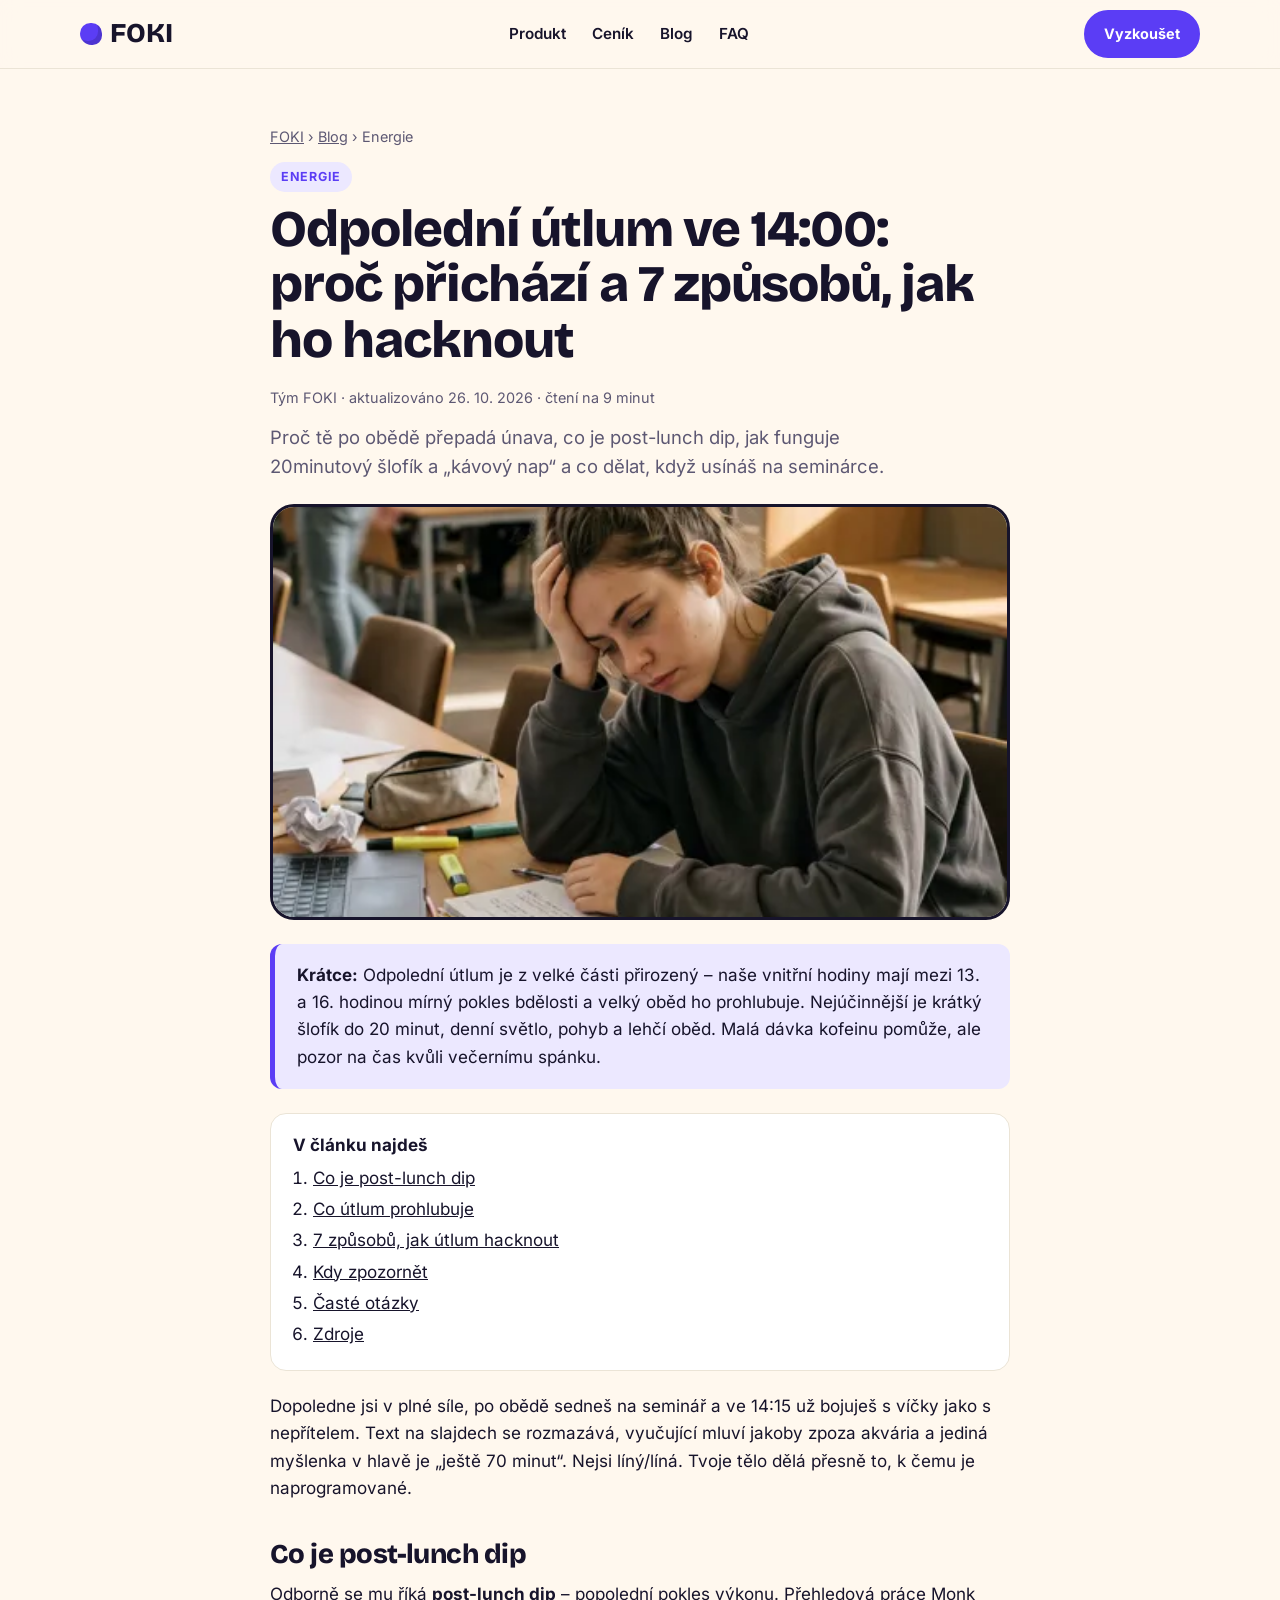
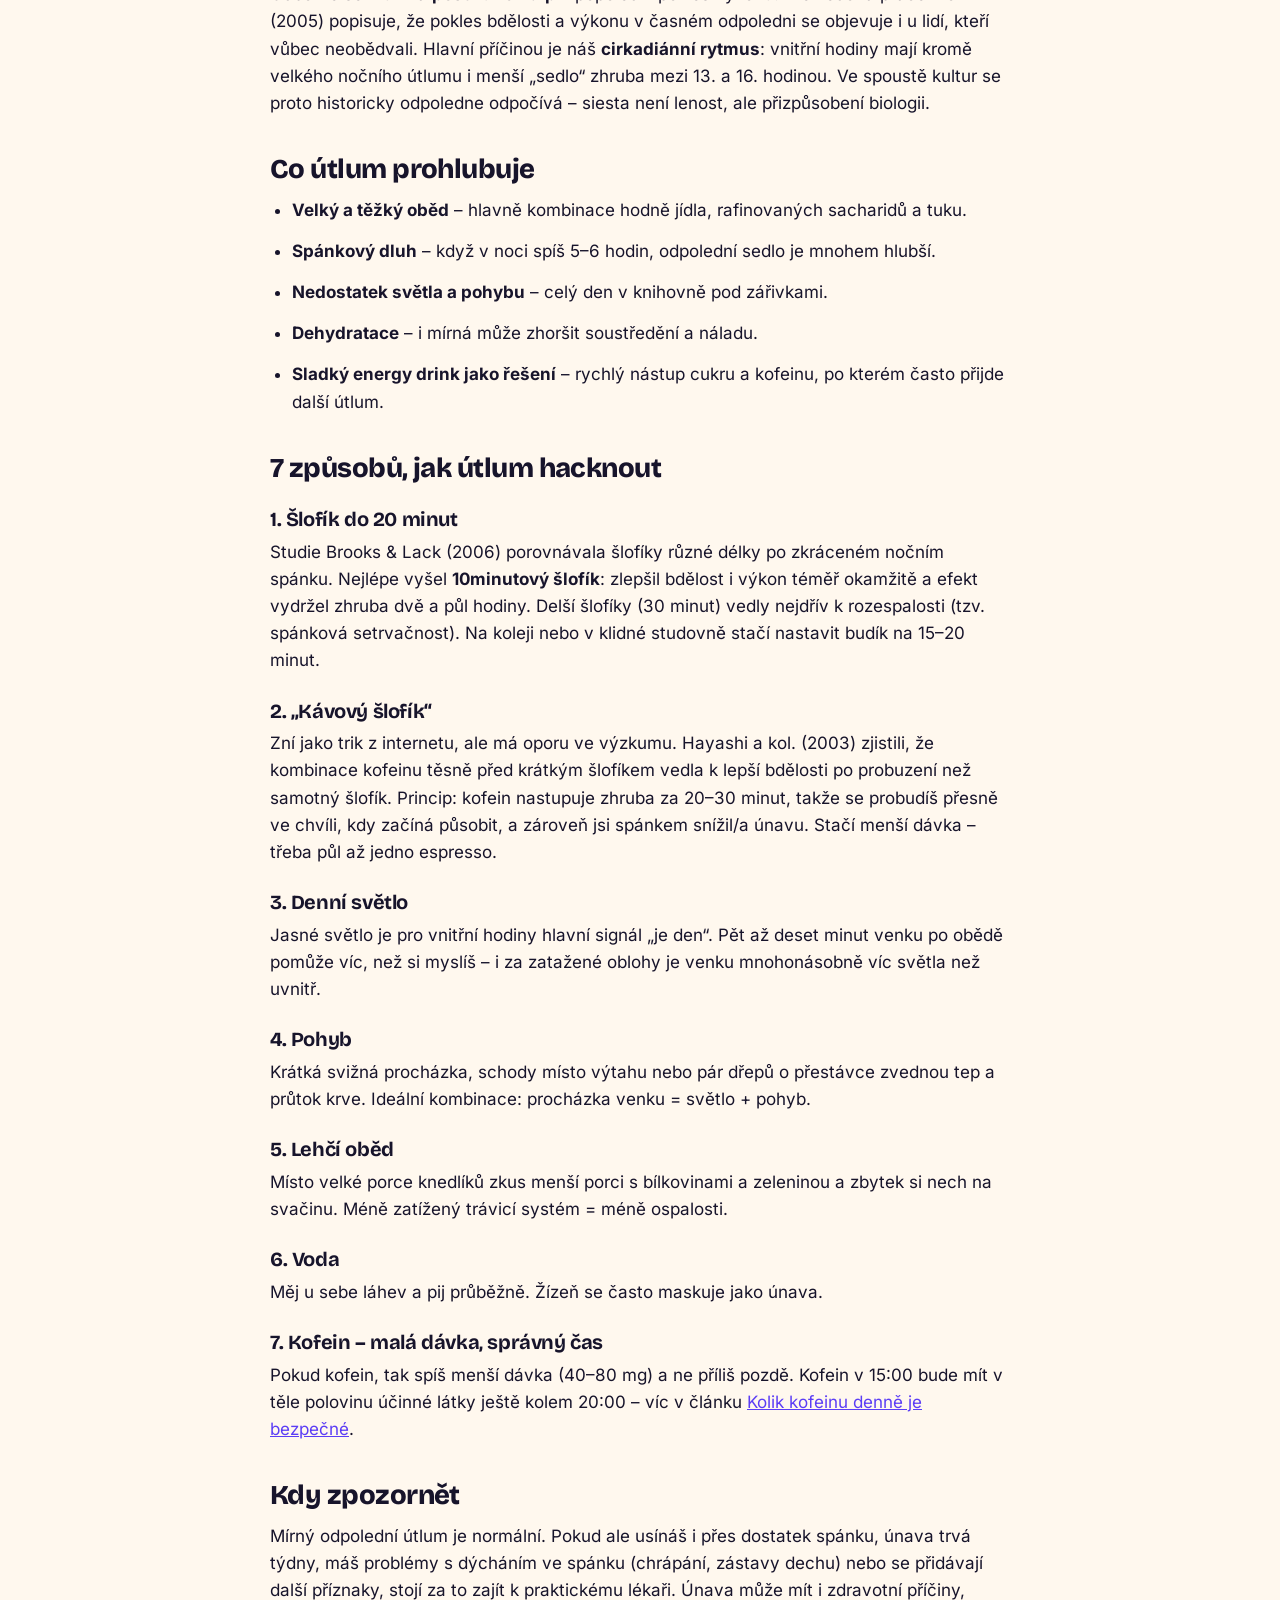
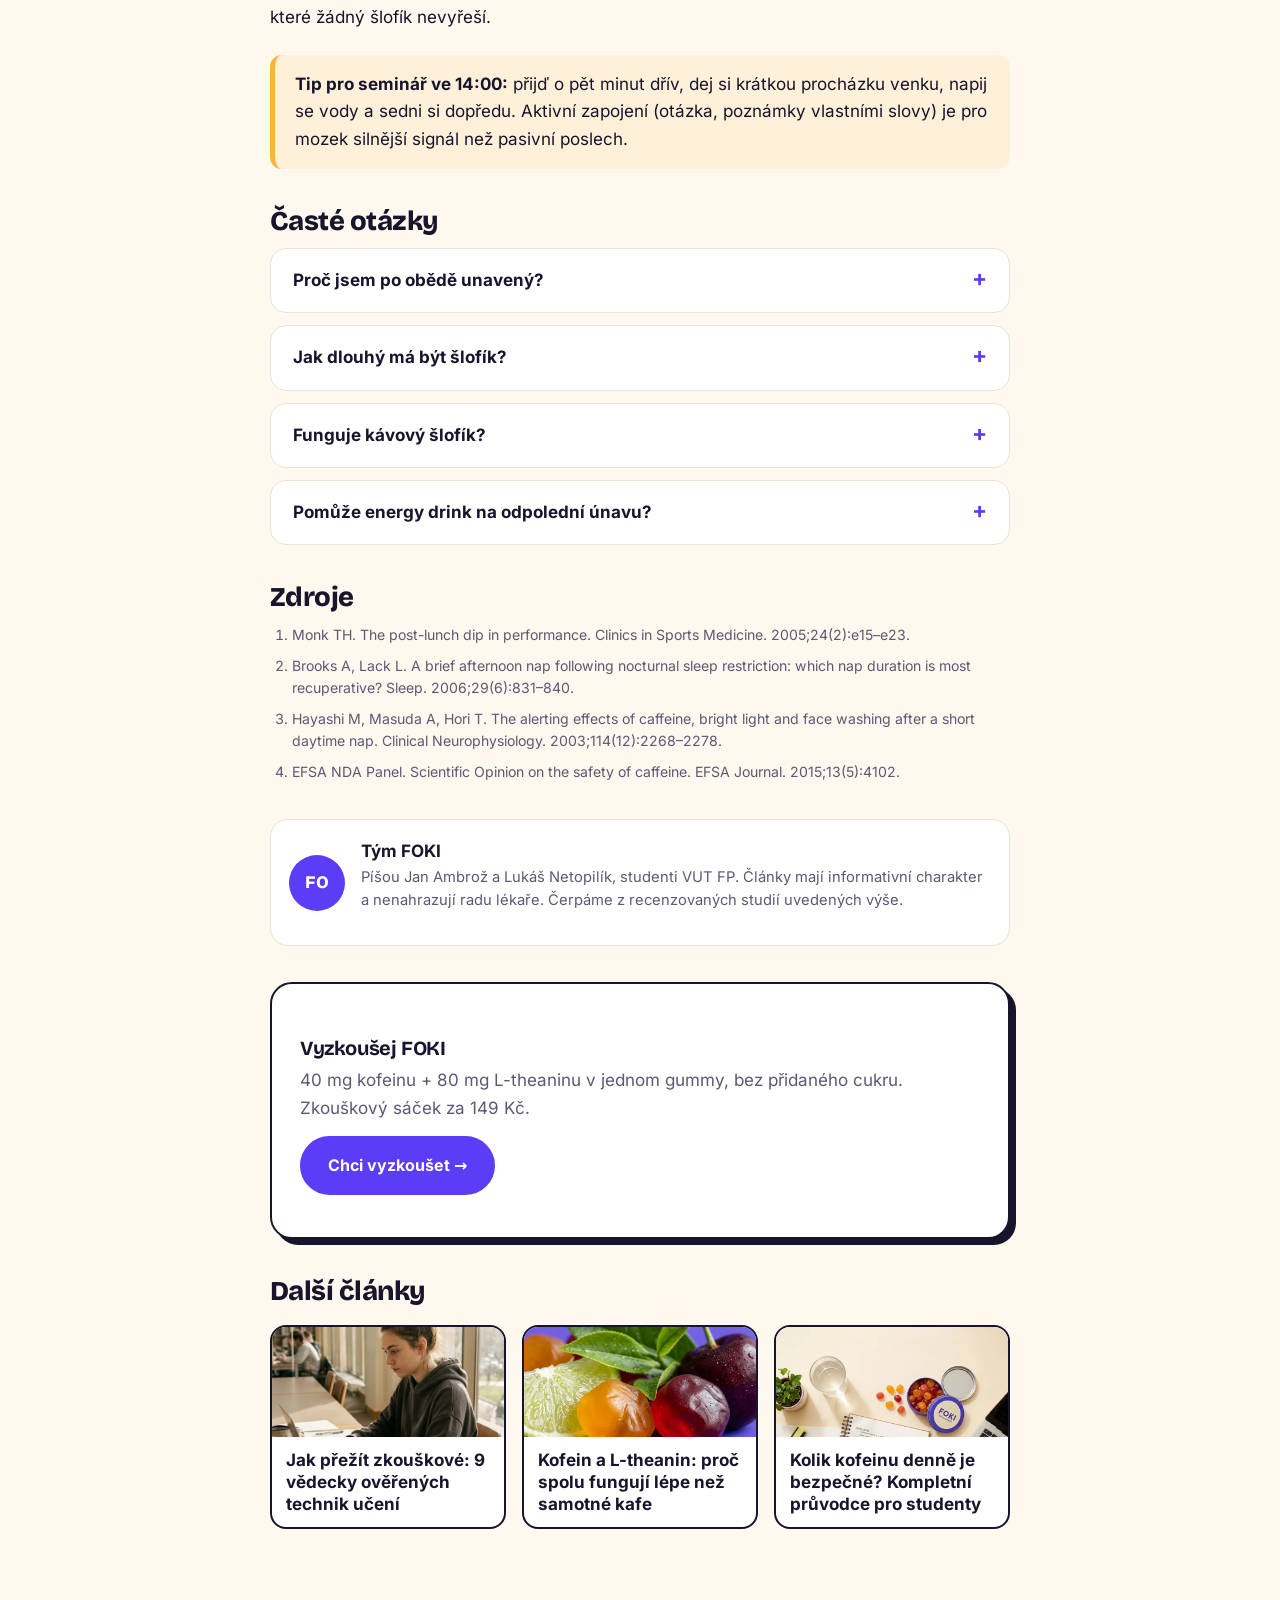
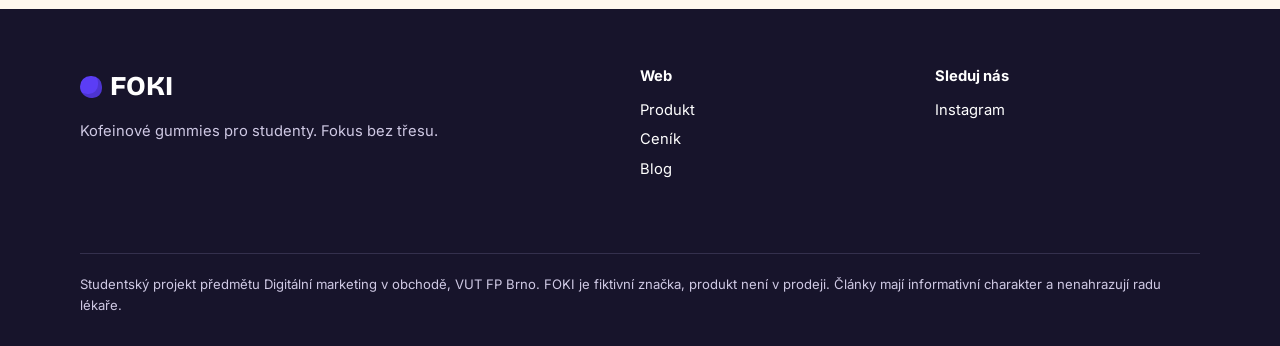
<file: blog/odpoledni-utlum.html>
<!doctype html>
<html lang="cs">
<head>
<meta charset="utf-8">
<meta name="viewport" content="width=device-width, initial-scale=1">
<title>Odpolední útlum ve 14:00: proč přichází a 7 způsobů, jak ho hacknout | FOKI blog</title>
<meta name="description" content="Proč tě po obědě přepadá únava, co je post-lunch dip, jak funguje 20minutový šlofík a „kávový nap“ a co dělat, když usínáš na seminárce.">
<link rel="canonical" href="https://foki-gummies.github.io/blog/odpoledni-utlum.html">
<meta property="og:type" content="article"><meta property="og:title" content="Odpolední útlum ve 14:00: proč přichází a 7 způsobů, jak ho hacknout | FOKI blog"><meta property="og:description" content="Proč tě po obědě přepadá únava, co je post-lunch dip, jak funguje 20minutový šlofík a „kávový nap“ a co dělat, když usínáš na seminárce."><meta property="og:image" content="https://foki-gummies.github.io/assets/unavena.webp">
<meta name="twitter:card" content="summary_large_image">
<link rel="icon" href="../assets/favicon.svg" type="image/svg+xml">
<style>@font-face{font-family:'Bricolage Grotesque';font-style:normal;font-weight:700;font-display:swap;src:url(../assets/fonts/bricolage-grotesque-latin-700-normal.woff2) format('woff2');unicode-range:U+0000-00FF,U+0131,U+0152-0153,U+02BB-02BC,U+02C6,U+02DA,U+02DC,U+0304,U+0308,U+0329,U+2000-206F,U+20AC,U+2122,U+2191,U+2193,U+2212,U+2215,U+FEFF,U+FFFD}
@font-face{font-family:'Bricolage Grotesque';font-style:normal;font-weight:700;font-display:swap;src:url(../assets/fonts/bricolage-grotesque-latin-ext-700-normal.woff2) format('woff2');unicode-range:U+0100-02BA,U+02BD-02C5,U+02C7-02CC,U+02CE-02D7,U+02DD-02FF,U+0304,U+0308,U+0329,U+1D00-1DBF,U+1E00-1E9F,U+1EF2-1EFF,U+2020,U+20A0-20AB,U+20AD-20C0,U+2113,U+2C60-2C7F,U+A720-A7FF}
@font-face{font-family:'Bricolage Grotesque';font-style:normal;font-weight:800;font-display:swap;src:url(../assets/fonts/bricolage-grotesque-latin-800-normal.woff2) format('woff2');unicode-range:U+0000-00FF,U+0131,U+0152-0153,U+02BB-02BC,U+02C6,U+02DA,U+02DC,U+0304,U+0308,U+0329,U+2000-206F,U+20AC,U+2122,U+2191,U+2193,U+2212,U+2215,U+FEFF,U+FFFD}
@font-face{font-family:'Bricolage Grotesque';font-style:normal;font-weight:800;font-display:swap;src:url(../assets/fonts/bricolage-grotesque-latin-ext-800-normal.woff2) format('woff2');unicode-range:U+0100-02BA,U+02BD-02C5,U+02C7-02CC,U+02CE-02D7,U+02DD-02FF,U+0304,U+0308,U+0329,U+1D00-1DBF,U+1E00-1E9F,U+1EF2-1EFF,U+2020,U+20A0-20AB,U+20AD-20C0,U+2113,U+2C60-2C7F,U+A720-A7FF}
@font-face{font-family:'Inter';font-style:normal;font-weight:400;font-display:swap;src:url(../assets/fonts/inter-latin-400-normal.woff2) format('woff2');unicode-range:U+0000-00FF,U+0131,U+0152-0153,U+02BB-02BC,U+02C6,U+02DA,U+02DC,U+0304,U+0308,U+0329,U+2000-206F,U+20AC,U+2122,U+2191,U+2193,U+2212,U+2215,U+FEFF,U+FFFD}
@font-face{font-family:'Inter';font-style:normal;font-weight:400;font-display:swap;src:url(../assets/fonts/inter-latin-ext-400-normal.woff2) format('woff2');unicode-range:U+0100-02BA,U+02BD-02C5,U+02C7-02CC,U+02CE-02D7,U+02DD-02FF,U+0304,U+0308,U+0329,U+1D00-1DBF,U+1E00-1E9F,U+1EF2-1EFF,U+2020,U+20A0-20AB,U+20AD-20C0,U+2113,U+2C60-2C7F,U+A720-A7FF}
@font-face{font-family:'Inter';font-style:normal;font-weight:500;font-display:swap;src:url(../assets/fonts/inter-latin-500-normal.woff2) format('woff2');unicode-range:U+0000-00FF,U+0131,U+0152-0153,U+02BB-02BC,U+02C6,U+02DA,U+02DC,U+0304,U+0308,U+0329,U+2000-206F,U+20AC,U+2122,U+2191,U+2193,U+2212,U+2215,U+FEFF,U+FFFD}
@font-face{font-family:'Inter';font-style:normal;font-weight:500;font-display:swap;src:url(../assets/fonts/inter-latin-ext-500-normal.woff2) format('woff2');unicode-range:U+0100-02BA,U+02BD-02C5,U+02C7-02CC,U+02CE-02D7,U+02DD-02FF,U+0304,U+0308,U+0329,U+1D00-1DBF,U+1E00-1E9F,U+1EF2-1EFF,U+2020,U+20A0-20AB,U+20AD-20C0,U+2113,U+2C60-2C7F,U+A720-A7FF}
@font-face{font-family:'Inter';font-style:normal;font-weight:600;font-display:swap;src:url(../assets/fonts/inter-latin-600-normal.woff2) format('woff2');unicode-range:U+0000-00FF,U+0131,U+0152-0153,U+02BB-02BC,U+02C6,U+02DA,U+02DC,U+0304,U+0308,U+0329,U+2000-206F,U+20AC,U+2122,U+2191,U+2193,U+2212,U+2215,U+FEFF,U+FFFD}
@font-face{font-family:'Inter';font-style:normal;font-weight:600;font-display:swap;src:url(../assets/fonts/inter-latin-ext-600-normal.woff2) format('woff2');unicode-range:U+0100-02BA,U+02BD-02C5,U+02C7-02CC,U+02CE-02D7,U+02DD-02FF,U+0304,U+0308,U+0329,U+1D00-1DBF,U+1E00-1E9F,U+1EF2-1EFF,U+2020,U+20A0-20AB,U+20AD-20C0,U+2113,U+2C60-2C7F,U+A720-A7FF}
@font-face{font-family:'Inter';font-style:normal;font-weight:700;font-display:swap;src:url(../assets/fonts/inter-latin-700-normal.woff2) format('woff2');unicode-range:U+0000-00FF,U+0131,U+0152-0153,U+02BB-02BC,U+02C6,U+02DA,U+02DC,U+0304,U+0308,U+0329,U+2000-206F,U+20AC,U+2122,U+2191,U+2193,U+2212,U+2215,U+FEFF,U+FFFD}
@font-face{font-family:'Inter';font-style:normal;font-weight:700;font-display:swap;src:url(../assets/fonts/inter-latin-ext-700-normal.woff2) format('woff2');unicode-range:U+0100-02BA,U+02BD-02C5,U+02C7-02CC,U+02CE-02D7,U+02DD-02FF,U+0304,U+0308,U+0329,U+1D00-1DBF,U+1E00-1E9F,U+1EF2-1EFF,U+2020,U+20A0-20AB,U+20AD-20C0,U+2113,U+2C60-2C7F,U+A720-A7FF}
:root{
  --violet:#5B3DF5;--violet-d:#4127d6;--violet-l:#ECE8FF;
  --mango:#FFB23F;--cherry:#E63E6D;--cream:#FFF8EE;--ink:#17142B;--muted:#5d5873;
  --card:#ffffff;--line:#ebe4d6;--radius:22px;
  --shadow:0 10px 30px -12px rgba(23,20,43,.25);
}
*{box-sizing:border-box;margin:0;padding:0}
html{scroll-behavior:smooth}
body{font-family:"Inter",system-ui,-apple-system,Segoe UI,Roboto,sans-serif;background:var(--cream);color:var(--ink);line-height:1.6;font-size:17px;-webkit-font-smoothing:antialiased}
img,svg{max-width:100%;display:block}
a{color:var(--violet)}
h1,h2,h3{font-family:"Bricolage Grotesque","Inter",sans-serif;line-height:1.08;letter-spacing:-.02em}
h1{font-size:clamp(2.6rem,6.5vw,5rem);font-weight:800}
h2{font-size:clamp(1.9rem,4vw,3rem);font-weight:800;margin-bottom:.6em}
h3{font-size:1.3rem;font-weight:700;margin-bottom:.35em}
.wrap{max-width:1160px;margin:0 auto;padding:0 20px}
.skip{position:absolute;left:-999px}.skip:focus{left:12px;top:12px;background:#fff;padding:8px 12px;z-index:99}
.eyebrow{display:inline-block;font-weight:700;font-size:.8rem;letter-spacing:.12em;text-transform:uppercase;color:var(--violet);background:var(--violet-l);padding:6px 12px;border-radius:99px;margin-bottom:18px}
.lead{font-size:1.2rem;color:var(--muted);max-width:56ch}
.btn{display:inline-flex;align-items:center;gap:8px;font-weight:700;text-decoration:none;border-radius:99px;padding:15px 26px;border:2px solid var(--ink);transition:transform .15s,box-shadow .15s;cursor:pointer;font-size:1rem;font-family:inherit}
.btn:hover{transform:translateY(-2px);box-shadow:0 6px 0 var(--ink)}
.btn-primary{background:var(--violet);color:#fff;border-color:var(--violet)}
.btn-primary:hover{box-shadow:0 6px 0 var(--ink)}
.btn-ghost{background:transparent;color:var(--ink)}
/* nav */
.nav{position:sticky;top:0;z-index:50;background:rgba(255,248,238,.88);backdrop-filter:blur(10px);border-bottom:1px solid var(--line)}
.nav .wrap{display:flex;align-items:center;justify-content:space-between;height:68px}
.logo{font-family:"Bricolage Grotesque",sans-serif;font-weight:800;font-size:1.7rem;text-decoration:none;color:var(--ink);display:flex;align-items:center;gap:8px}
.logo i{width:22px;height:22px;border-radius:50% 50% 45% 55%;background:var(--violet);display:inline-block;box-shadow:inset -4px -4px 0 rgba(0,0,0,.15)}
.nav ul{display:flex;gap:26px;list-style:none}
.nav ul a{text-decoration:none;color:var(--ink);font-weight:600;font-size:.95rem}
.nav ul a:hover{color:var(--violet)}
.nav .btn{padding:10px 18px;font-size:.9rem}
@media(max-width:860px){.nav ul{display:none}}
/* hero */
.hero{padding:64px 0 40px;overflow:hidden}
.hero .wrap{display:grid;grid-template-columns:1.1fr .9fr;gap:40px;align-items:center}
.hero h1 em{font-style:normal;color:var(--violet);position:relative;white-space:nowrap}
.hero h1 em::after{content:"";position:absolute;left:0;right:0;bottom:.04em;height:.18em;background:var(--mango);z-index:-1;border-radius:4px}
.hero .lead{margin:22px 0 30px}
.hero-ctas{display:flex;gap:14px;flex-wrap:wrap}
.hero-facts{display:flex;gap:22px;margin-top:34px;flex-wrap:wrap;font-weight:600;font-size:.95rem}
.hero-facts span{display:flex;align-items:center;gap:8px}
.hero-facts b{display:inline-grid;place-items:center;width:30px;height:30px;border-radius:50%;background:#fff;border:2px solid var(--ink);font-size:.8rem}
.hero-art{position:relative}
@media(max-width:860px){.hero .wrap{grid-template-columns:1fr}.hero-art{width:100%;max-width:360px;margin:0 auto}}
/* marquee */
.marquee{background:var(--ink);color:var(--cream);padding:14px 0;overflow:hidden;white-space:nowrap;font-weight:700;font-family:"Bricolage Grotesque",sans-serif;font-size:1.2rem}
.marquee div{display:inline-block;animation:mq 28s linear infinite}
.marquee span{margin:0 26px}.marquee span::before{content:"●";color:var(--mango);margin-right:26px}
@keyframes mq{to{transform:translateX(-50%)}}
@media(prefers-reduced-motion:reduce){.marquee div{animation:none}}
section{padding:88px 0}
.center{text-align:center}.center .lead{margin:0 auto}
/* problem */
.grid3{display:grid;grid-template-columns:repeat(3,1fr);gap:20px;margin-top:40px}
.grid2{display:grid;grid-template-columns:1fr 1fr;gap:40px;align-items:center}
@media(max-width:860px){.grid3,.grid2{grid-template-columns:1fr}}
.card{background:var(--card);border:2px solid var(--ink);border-radius:var(--radius);padding:28px;box-shadow:6px 6px 0 var(--ink)}
.card .emoji{font-size:2rem;margin-bottom:10px}
.card p{color:var(--muted)}
/* product */
.product{background:var(--violet);color:#fff}
.product .eyebrow{background:rgba(255,255,255,.15);color:#fff}
.product .lead{color:#fff}
.ingr{display:grid;grid-template-columns:repeat(2,1fr);gap:16px;margin-top:28px}
.ingr div{background:rgba(23,20,43,.18);border:1.5px solid rgba(255,255,255,.3);border-radius:18px;padding:18px}
.ingr strong{display:block;font-family:"Bricolage Grotesque",sans-serif;font-size:1.8rem}
.ingr small{color:#fff;font-size:.9rem}
.note{font-size:.85rem;color:#fff;margin-top:22px}
/* how */
.steps{counter-reset:s;display:grid;grid-template-columns:repeat(3,1fr);gap:20px;margin-top:36px}
.steps li{list-style:none;counter-increment:s;background:#fff;border-radius:var(--radius);padding:28px;border:1px solid var(--line)}
.steps li::before{content:counter(s);display:grid;place-items:center;width:44px;height:44px;border-radius:50%;background:var(--mango);font-weight:800;margin-bottom:14px;font-size:1.2rem}
@media(max-width:860px){.steps{grid-template-columns:1fr}}
/* compare */
.tbl{width:100%;border-collapse:separate;border-spacing:0;background:#fff;border:2px solid var(--ink);border-radius:var(--radius);overflow:hidden;margin-top:30px;font-size:.98rem}
.tbl th,.tbl td{padding:15px 18px;text-align:left;border-bottom:1px solid var(--line)}
.tbl thead th{background:var(--ink);color:#fff;font-weight:700}
.tbl td.us,.tbl th.us{background:var(--violet-l);font-weight:700}
.tbl thead th.us{background:var(--violet)}
.tbl tr:last-child td{border-bottom:0}
.tbl-wrap{overflow-x:auto}
/* pricing */
.prices{display:grid;grid-template-columns:repeat(3,1fr);gap:22px;margin-top:40px;align-items:stretch}
@media(max-width:860px){.prices{grid-template-columns:1fr}}
.price{background:#fff;border:2px solid var(--ink);border-radius:var(--radius);padding:30px;display:flex;flex-direction:column;position:relative}
.price.hot{background:var(--ink);color:#fff;transform:translateY(-10px);box-shadow:8px 8px 0 var(--violet)}
.price.hot .muted{color:#bdb7d4}
.badge{position:absolute;top:-14px;left:24px;background:var(--mango);color:var(--ink);font-weight:800;font-size:.78rem;padding:5px 12px;border-radius:99px;border:2px solid var(--ink)}
.price .amt{font-family:"Bricolage Grotesque",sans-serif;font-size:3rem;font-weight:800;margin:10px 0 0}
.price .amt small{font-size:1rem;font-weight:600}
.price ul{list-style:none;margin:18px 0 26px;flex:1}
.price li{padding:6px 0;padding-left:26px;position:relative}
.price li::before{content:"✓";position:absolute;left:0;color:var(--violet);font-weight:800}
.price.hot li::before{color:var(--mango)}
.muted{color:var(--muted);font-size:.92rem}
.code{display:inline-block;background:var(--mango);padding:2px 10px;border-radius:8px;font-weight:800;border:1.5px dashed var(--ink)}
/* reviews */
.reviews{background:#fff}
.quote{background:var(--cream);border-radius:var(--radius);padding:28px;border:1px solid var(--line)}
.quote p{font-size:1.08rem;margin-bottom:16px}
.quote footer{font-weight:700;font-size:.92rem}
.quote footer span{display:block;font-weight:500;color:var(--muted)}
.disclaimer{font-size:.85rem;color:var(--muted);margin-top:22px;text-align:center}
/* screens */
.screens{display:flex;gap:22px;justify-content:center;margin-top:40px;flex-wrap:wrap}
.phone{width:240px;background:var(--ink);border-radius:36px;padding:12px;box-shadow:var(--shadow)}
.phone .scr{background:var(--cream);border-radius:26px;height:440px;overflow:hidden;padding:18px 16px;font-size:.82rem}
.phone .scr .ph-t{display:block;font-weight:800;font-family:"Bricolage Grotesque",sans-serif;font-size:1.1rem;margin-bottom:10px}
.pill{display:inline-block;background:var(--violet-l);color:var(--violet);border-radius:99px;padding:3px 10px;font-weight:700;font-size:.7rem}
.streak{display:grid;grid-template-columns:repeat(7,1fr);gap:5px;margin:12px 0}
.streak i{aspect-ratio:1;border-radius:8px;background:#e9e2d5}
.streak i.on{background:var(--violet)}.streak i.m{background:var(--mango)}
.rowi{display:flex;justify-content:space-between;align-items:center;background:#fff;border-radius:12px;padding:10px 12px;margin-top:8px;border:1px solid var(--line)}
/* team */
.team{display:grid;grid-template-columns:repeat(2,1fr);gap:22px;margin-top:36px;max-width:820px;margin-left:auto;margin-right:auto}
@media(max-width:700px){.team{grid-template-columns:1fr}}
.member{display:flex;gap:18px;align-items:center;background:#fff;border:2px solid var(--ink);border-radius:var(--radius);padding:22px}
.avatar{flex:none;width:76px;height:76px;border-radius:50%;display:grid;place-items:center;font-family:"Bricolage Grotesque",sans-serif;font-weight:800;font-size:1.6rem;color:#fff}
/* faq */
details{background:#fff;border:1px solid var(--line);border-radius:16px;padding:18px 22px;margin-top:12px}
summary{font-weight:700;cursor:pointer;list-style:none;display:flex;justify-content:space-between;gap:20px}
summary::after{content:"+";font-size:1.4rem;line-height:1;color:var(--violet)}
details[open] summary::after{content:"–"}
details p{margin-top:12px;color:var(--muted)}
.faq{max-width:820px;margin:0 auto}
/* cta */
.cta{background:var(--mango);border-top:2px solid var(--ink);border-bottom:2px solid var(--ink)}
.cta form{display:flex;gap:12px;flex-wrap:wrap;margin-top:24px;justify-content:center}
.cta input{flex:1;min-width:240px;max-width:380px;padding:15px 20px;border-radius:99px;border:2px solid var(--ink);font-size:1rem;font-family:inherit}
.cta .ok{display:none;font-weight:700;margin-top:16px}
/* blog */
.posts{display:grid;grid-template-columns:repeat(3,1fr);gap:22px;margin-top:36px}
@media(max-width:860px){.posts{grid-template-columns:1fr}}
.post{background:#fff;border:2px solid var(--ink);border-radius:var(--radius);overflow:hidden;text-decoration:none;color:var(--ink);display:flex;flex-direction:column;transition:transform .15s}
.post:hover{transform:translateY(-4px)}
.post .ph{height:150px;display:grid;place-items:center;font-size:3rem}
.post .bd{padding:22px}
.post .bd p{color:var(--muted);font-size:.95rem}
.article{max-width:740px;margin:0 auto;padding:56px 20px 80px}
.article h1{font-size:clamp(2rem,5vw,3.2rem);margin:10px 0 18px}
.article h2{font-size:1.7rem;margin:38px 0 12px}
.article p,.article li{margin-bottom:14px}
.article ul,.article ol{padding-left:22px}
.article .tldr{background:var(--violet-l);border-left:5px solid var(--violet);padding:18px 22px;border-radius:12px;margin:24px 0}
.article .meta{color:var(--muted);font-size:.9rem}
/* footer */
footer.site{background:var(--ink);color:#cfc9e4;padding:56px 0 30px;font-size:.92rem}
footer.site .wrap{display:grid;grid-template-columns:2fr 1fr 1fr;gap:30px}
footer.site a{color:#fff;text-decoration:none}
footer.site h4{color:#fff;margin-bottom:10px}
footer.site ul{list-style:none}footer.site li{margin:6px 0}
.legal{border-top:1px solid #34304d;margin-top:36px;padding-top:20px;grid-column:1/-1;font-size:.82rem}
@media(max-width:700px){footer.site .wrap{grid-template-columns:1fr}}
.float{animation:fl 5s ease-in-out infinite}
@keyframes fl{50%{transform:translateY(-12px) rotate(2deg)}}
@media(prefers-reduced-motion:reduce){.float{animation:none}}
.tbl tbody th{font-weight:600;background:#fff}
.hero-img{border-radius:32px;border:3px solid var(--ink);box-shadow:10px 10px 0 var(--violet);aspect-ratio:1;object-fit:cover;width:100%;height:auto}
.product-img{border-radius:28px;border:3px solid var(--ink);box-shadow:10px 10px 0 var(--mango);width:100%;height:auto}
</style>
<style>
.article{max-width:780px}.crumbs{font-size:.9rem;color:var(--muted)}.crumbs a{color:var(--muted)}
.chip{display:inline-block;background:var(--violet-l);color:var(--violet);font-weight:700;font-size:.78rem;letter-spacing:.06em;text-transform:uppercase;padding:5px 11px;border-radius:99px}
.art-hero{width:100%;height:auto;aspect-ratio:16/9;object-fit:cover;border-radius:24px;border:3px solid var(--ink);margin:22px 0 6px}
.article .lead{font-size:1.15rem;color:var(--muted);margin:6px 0 0}
.toc{background:#fff;border:1px solid var(--line);border-radius:16px;padding:18px 22px;margin:22px 0}.toc b{display:block;margin-bottom:6px}.toc ol{padding-left:20px;margin:0}.toc li{margin:4px 0}.toc a{color:var(--ink)}
.callout{background:#FFF1D9;border-left:5px solid var(--mango);padding:16px 20px;border-radius:12px;margin:24px 0}
.article h3{font-size:1.25rem;margin:26px 0 8px}.article table{margin:18px 0}.article .tbl th,.article .tbl td{padding:11px 13px;font-size:.95rem}
.sources{font-size:.88rem;color:var(--muted)}.sources li{margin-bottom:8px}
.author{display:flex;gap:16px;align-items:center;background:#fff;border:1px solid var(--line);border-radius:18px;padding:18px;margin-top:36px}.author .avatar{width:56px;height:56px;font-size:1.1rem}
.related{display:grid;grid-template-columns:repeat(3,1fr);gap:16px;margin-top:18px}@media(max-width:760px){.related{grid-template-columns:1fr}}
.related a{display:block;background:#fff;border:2px solid var(--ink);border-radius:16px;overflow:hidden;text-decoration:none;color:var(--ink)}.related img{width:100%;height:110px;object-fit:cover}.related span{display:block;padding:12px 14px;font-weight:700;line-height:1.3}
.filters{display:flex;gap:10px;flex-wrap:wrap;justify-content:center;margin-top:26px}.filters button{font:inherit;font-weight:700;border:2px solid var(--ink);background:#fff;border-radius:99px;padding:8px 16px;cursor:pointer}.filters button[aria-pressed=true]{background:var(--ink);color:#fff}
.featured{display:grid;grid-template-columns:1.2fr 1fr;gap:0;background:#fff;border:3px solid var(--ink);border-radius:26px;overflow:hidden;text-decoration:none;color:var(--ink);margin-top:40px;box-shadow:8px 8px 0 var(--violet)}.featured img{width:100%;height:100%;min-height:280px;object-fit:cover}.featured div{padding:32px}.featured h2{font-size:clamp(1.6rem,3vw,2.3rem);margin:12px 0}@media(max-width:760px){.featured{grid-template-columns:1fr}}
.post img{width:100%;height:170px;object-fit:cover}.post .meta{font-size:.85rem;color:var(--muted);margin-top:10px}
</style>
<script>
  window.dataLayer = window.dataLayer || [];
  function gtag(){dataLayer.push(arguments);}
  gtag('js', new Date());
  gtag('config', 'G-N1XZK6HEEN');
  (function(c,a){c[a]=c[a]||function(){(c[a].q=c[a].q||[]).push(arguments)};})(window,"clarity");
  // Měřicí skripty se načtou až po vykreslení stránky (rychlejší první zobrazení)
  window.addEventListener('load', function(){ setTimeout(function(){
    var s=document.createElement('script'); s.async=1; s.src='https://www.googletagmanager.com/gtag/js?id=G-N1XZK6HEEN'; document.head.appendChild(s);
    var t=document.createElement('script'); t.async=1; t.src='https://www.clarity.ms/tag/ytgz9owi85'; document.head.appendChild(t);
  }, 1500); });
</script>
<script type="application/ld+json">{"@context":"https://schema.org","@graph":[{"@type":"BlogPosting","headline":"Odpolední útlum ve 14:00: proč přichází a 7 způsobů, jak ho hacknout","description":"Proč tě po obědě přepadá únava, co je post-lunch dip, jak funguje 20minutový šlofík a „kávový nap“ a co dělat, když usínáš na seminárce.","datePublished":"2026-10-06","dateModified":"2026-10-26","image":"https://foki-gummies.github.io/assets/unavena.webp","author":{"@type":"Organization","name":"Tým FOKI"},"publisher":{"@type":"Organization","name":"FOKI","logo":{"@type":"ImageObject","url":"https://foki-gummies.github.io/assets/favicon.svg"}},"mainEntityOfPage":"https://foki-gummies.github.io/blog/odpoledni-utlum.html","inLanguage":"cs","articleSection":"Energie","citation":["Monk TH. The post-lunch dip in performance. Clinics in Sports Medicine. 2005;24(2):e15–e23.","Brooks A, Lack L. A brief afternoon nap following nocturnal sleep restriction: which nap duration is most recuperative? Sleep. 2006;29(6):831–840.","Hayashi M, Masuda A, Hori T. The alerting effects of caffeine, bright light and face washing after a short daytime nap. Clinical Neurophysiology. 2003;114(12):2268–2278.","EFSA NDA Panel. Scientific Opinion on the safety of caffeine. EFSA Journal. 2015;13(5):4102."]},{"@type":"FAQPage","mainEntity":[{"@type":"Question","name":"Proč jsem po obědě unavený?","acceptedAnswer":{"@type":"Answer","text":"Hlavně kvůli přirozenému poklesu bdělosti v cirkadiánním rytmu mezi 13. a 16. hodinou; velký oběd a nedostatek spánku ho prohlubují."}},{"@type":"Question","name":"Jak dlouhý má být šlofík?","acceptedAnswer":{"@type":"Answer","text":"Ideálně 10–20 minut. Delší šlofík vede k rozespalosti po probuzení."}},{"@type":"Question","name":"Funguje kávový šlofík?","acceptedAnswer":{"@type":"Answer","text":"Studie ukazují, že kofein těsně před krátkým šlofíkem zlepšuje bdělost po probuzení víc než samotný šlofík."}},{"@type":"Question","name":"Pomůže energy drink na odpolední únavu?","acceptedAnswer":{"@type":"Answer","text":"Krátkodobě ano, ale vysoký obsah cukru a kofeinu může vést k dalšímu útlumu a horšímu spánku."}}]},{"@type":"BreadcrumbList","itemListElement":[{"@type":"ListItem","position":1,"name":"FOKI","item":"https://foki-gummies.github.io/"},{"@type":"ListItem","position":2,"name":"Blog","item":"https://foki-gummies.github.io/blog/"},{"@type":"ListItem","position":3,"name":"Odpolední útlum ve 14:00: proč přichází a 7 způsobů, jak ho hacknout","item":"https://foki-gummies.github.io/blog/odpoledni-utlum.html"}]}]}</script>
</head>
<body>
<nav class="nav" aria-label="Hlavní navigace"><div class="wrap">
<a class="logo" href="../"><i aria-hidden="true"></i>FOKI</a>
<ul><li><a href="../#produkt">Produkt</a></li><li><a href="../#cenik">Ceník</a></li><li><a href="../blog/">Blog</a></li><li><a href="../#faq">FAQ</a></li></ul>
<a class="btn btn-primary" href="../#cenik" data-track="cta_nav" data-label="Vyzkoušet">Vyzkoušet</a>
</div></nav>
<main>
<article class="article">
<p class="crumbs"><a href="../">FOKI</a> › <a href="./">Blog</a> › Energie</p>
<span class="chip">Energie</span>
<h1>Odpolední útlum ve 14:00: proč přichází a 7 způsobů, jak ho hacknout</h1>
<p class="meta">Tým FOKI · aktualizováno 26. 10. 2026 · čtení na 9 minut</p>
<p class="lead">Proč tě po obědě přepadá únava, co je post-lunch dip, jak funguje 20minutový šlofík a „kávový nap“ a co dělat, když usínáš na seminárce.</p>
<img class="art-hero" src="../assets/unavena.webp" alt="" width="780" height="439" fetchpriority="high">
<div class="tldr"><strong>Krátce:</strong> Odpolední útlum je z velké části přirozený – naše vnitřní hodiny mají mezi 13. a 16. hodinou mírný pokles bdělosti a velký oběd ho prohlubuje. Nejúčinnější je krátký šlofík do 20 minut, denní světlo, pohyb a lehčí oběd. Malá dávka kofeinu pomůže, ale pozor na čas kvůli večernímu spánku.</div>
<nav class="toc" aria-label="Obsah článku"><b>V článku najdeš</b><ol><li><a href="#post-lunch-dip">Co je post-lunch dip</a></li><li><a href="#co-ho-prohlubuje">Co útlum prohlubuje</a></li><li><a href="#7-zpusobu">7 způsobů, jak útlum hacknout</a></li><li><a href="#kdy-zpozornet">Kdy zpozornět</a></li><li><a href="#faq">Časté otázky</a></li><li><a href="#zdroje">Zdroje</a></li></ol></nav>

<p>Dopoledne jsi v plné síle, po obědě sedneš na seminář a ve 14:15 už bojuješ s víčky jako s nepřítelem. Text na slajdech se rozmazává, vyučující mluví jakoby zpoza akvária a jediná myšlenka v hlavě je „ještě 70 minut“. Nejsi líný/líná. Tvoje tělo dělá přesně to, k čemu je naprogramované.</p>
<h2 id="post-lunch-dip">Co je post-lunch dip</h2>
<p>Odborně se mu říká <b>post-lunch dip</b> – popolední pokles výkonu. Přehledová práce Monk (2005) popisuje, že pokles bdělosti a výkonu v časném odpoledni se objevuje i u lidí, kteří vůbec neobědvali. Hlavní příčinou je náš <b>cirkadiánní rytmus</b>: vnitřní hodiny mají kromě velkého nočního útlumu i menší „sedlo“ zhruba mezi 13. a 16. hodinou. Ve spoustě kultur se proto historicky odpoledne odpočívá – siesta není lenost, ale přizpůsobení biologii.</p>
<h2 id="co-ho-prohlubuje">Co útlum prohlubuje</h2>
<ul>
<li><b>Velký a těžký oběd</b> – hlavně kombinace hodně jídla, rafinovaných sacharidů a tuku.</li>
<li><b>Spánkový dluh</b> – když v noci spíš 5–6 hodin, odpolední sedlo je mnohem hlubší.</li>
<li><b>Nedostatek světla a pohybu</b> – celý den v knihovně pod zářivkami.</li>
<li><b>Dehydratace</b> – i mírná může zhoršit soustředění a náladu.</li>
<li><b>Sladký energy drink jako řešení</b> – rychlý nástup cukru a kofeinu, po kterém často přijde další útlum.</li>
</ul>
<h2 id="7-zpusobu">7 způsobů, jak útlum hacknout</h2>
<h3>1. Šlofík do 20 minut</h3>
<p>Studie Brooks &amp; Lack (2006) porovnávala šlofíky různé délky po zkráceném nočním spánku. Nejlépe vyšel <b>10minutový šlofík</b>: zlepšil bdělost i výkon téměř okamžitě a efekt vydržel zhruba dvě a půl hodiny. Delší šlofíky (30 minut) vedly nejdřív k rozespalosti (tzv. spánková setrvačnost). Na koleji nebo v klidné studovně stačí nastavit budík na 15–20 minut.</p>
<h3>2. „Kávový šlofík“</h3>
<p>Zní jako trik z internetu, ale má oporu ve výzkumu. Hayashi a kol. (2003) zjistili, že kombinace kofeinu těsně před krátkým šlofíkem vedla k lepší bdělosti po probuzení než samotný šlofík. Princip: kofein nastupuje zhruba za 20–30 minut, takže se probudíš přesně ve chvíli, kdy začíná působit, a zároveň jsi spánkem snížil/a únavu. Stačí menší dávka – třeba půl až jedno espresso.</p>
<h3>3. Denní světlo</h3>
<p>Jasné světlo je pro vnitřní hodiny hlavní signál „je den“. Pět až deset minut venku po obědě pomůže víc, než si myslíš – i za zatažené oblohy je venku mnohonásobně víc světla než uvnitř.</p>
<h3>4. Pohyb</h3>
<p>Krátká svižná procházka, schody místo výtahu nebo pár dřepů o přestávce zvednou tep a průtok krve. Ideální kombinace: procházka venku = světlo + pohyb.</p>
<h3>5. Lehčí oběd</h3>
<p>Místo velké porce knedlíků zkus menší porci s bílkovinami a zeleninou a zbytek si nech na svačinu. Méně zatížený trávicí systém = méně ospalosti.</p>
<h3>6. Voda</h3>
<p>Měj u sebe láhev a pij průběžně. Žízeň se často maskuje jako únava.</p>
<h3>7. Kofein – malá dávka, správný čas</h3>
<p>Pokud kofein, tak spíš menší dávka (40–80 mg) a ne příliš pozdě. Kofein v 15:00 bude mít v těle polovinu účinné látky ještě kolem 20:00 – víc v článku <a href="kolik-kofeinu-denne.html">Kolik kofeinu denně je bezpečné</a>.</p>
<h2 id="kdy-zpozornet">Kdy zpozornět</h2>
<p>Mírný odpolední útlum je normální. Pokud ale usínáš i přes dostatek spánku, únava trvá týdny, máš problémy s dýcháním ve spánku (chrápání, zástavy dechu) nebo se přidávají další příznaky, stojí za to zajít k praktickému lékaři. Únava může mít i zdravotní příčiny, které žádný šlofík nevyřeší.</p>
<div class="callout"><b>Tip pro seminář ve 14:00:</b> přijď o pět minut dřív, dej si krátkou procházku venku, napij se vody a sedni si dopředu. Aktivní zapojení (otázka, poznámky vlastními slovy) je pro mozek silnější signál než pasivní poslech.</div>

<h2 id="faq">Časté otázky</h2>
<div class="faq"><details><summary>Proč jsem po obědě unavený?</summary><p>Hlavně kvůli přirozenému poklesu bdělosti v cirkadiánním rytmu mezi 13. a 16. hodinou; velký oběd a nedostatek spánku ho prohlubují.</p></details><details><summary>Jak dlouhý má být šlofík?</summary><p>Ideálně 10–20 minut. Delší šlofík vede k rozespalosti po probuzení.</p></details><details><summary>Funguje kávový šlofík?</summary><p>Studie ukazují, že kofein těsně před krátkým šlofíkem zlepšuje bdělost po probuzení víc než samotný šlofík.</p></details><details><summary>Pomůže energy drink na odpolední únavu?</summary><p>Krátkodobě ano, ale vysoký obsah cukru a kofeinu může vést k dalšímu útlumu a horšímu spánku.</p></details></div>
<h2 id="zdroje">Zdroje</h2>
<ol class="sources"><li>Monk TH. The post-lunch dip in performance. Clinics in Sports Medicine. 2005;24(2):e15–e23.</li><li>Brooks A, Lack L. A brief afternoon nap following nocturnal sleep restriction: which nap duration is most recuperative? Sleep. 2006;29(6):831–840.</li><li>Hayashi M, Masuda A, Hori T. The alerting effects of caffeine, bright light and face washing after a short daytime nap. Clinical Neurophysiology. 2003;114(12):2268–2278.</li><li>EFSA NDA Panel. Scientific Opinion on the safety of caffeine. EFSA Journal. 2015;13(5):4102.</li></ol>
<div class="author"><div class="avatar" style="background:var(--violet)">FO</div><div><b>Tým FOKI</b><p class="muted">Píšou Jan Ambrož a Lukáš Netopilík, studenti VUT FP. Články mají informativní charakter a nenahrazují radu lékaře. Čerpáme z recenzovaných studií uvedených výše.</p></div></div>
<div class="card" style="margin-top:36px"><h3>Vyzkoušej FOKI</h3><p>40 mg kofeinu + 80 mg L-theaninu v jednom gummy, bez přidaného cukru. Zkouškový sáček za 149 Kč.</p><p style="margin-top:14px"><a class="btn btn-primary" href="../#cenik" data-track="cta_blog" data-label="odpoledni-utlum">Chci vyzkoušet →</a></p></div>
<h2 id="dalsi">Další články</h2>
<div class="related"><a href="jak-prezit-zkouskove.html"><img src="../assets/fokus.webp" alt="" loading="lazy" width="400" height="110"><span>Jak přežít zkouškové: 9 vědecky ověřených technik učení</span></a><a href="kofein-a-l-theanin.html"><img src="../assets/makro.webp" alt="" loading="lazy" width="400" height="110"><span>Kofein a L-theanin: proč spolu fungují lépe než samotné kafe</span></a><a href="kolik-kofeinu-denne.html"><img src="../assets/flatlay.webp" alt="" loading="lazy" width="400" height="110"><span>Kolik kofeinu denně je bezpečné? Kompletní průvodce pro studenty</span></a></div>
</article>
</main>
<footer class="site"><div class="wrap">
<div><a class="logo" href="../" style="color:#fff"><i aria-hidden="true"></i>FOKI</a><p style="margin-top:12px;max-width:40ch">Kofeinové gummies pro studenty. Fokus bez třesu.</p></div>
<div><h4>Web</h4><ul><li><a href="../#produkt">Produkt</a></li><li><a href="../#cenik">Ceník</a></li><li><a href="../blog/">Blog</a></li></ul></div>
<div><h4>Sleduj nás</h4><ul><li><a href="https://www.instagram.com/foki.gummies/" rel="noopener">Instagram</a></li></ul></div>
<p class="legal">Studentský projekt předmětu Digitální marketing v obchodě, VUT FP Brno. FOKI je fiktivní značka, produkt není v prodeji. Články mají informativní charakter a nenahrazují radu lékaře.</p>
</div></footer>
<script src="../assets/main.js" defer></script>
</body></html>
</file>
